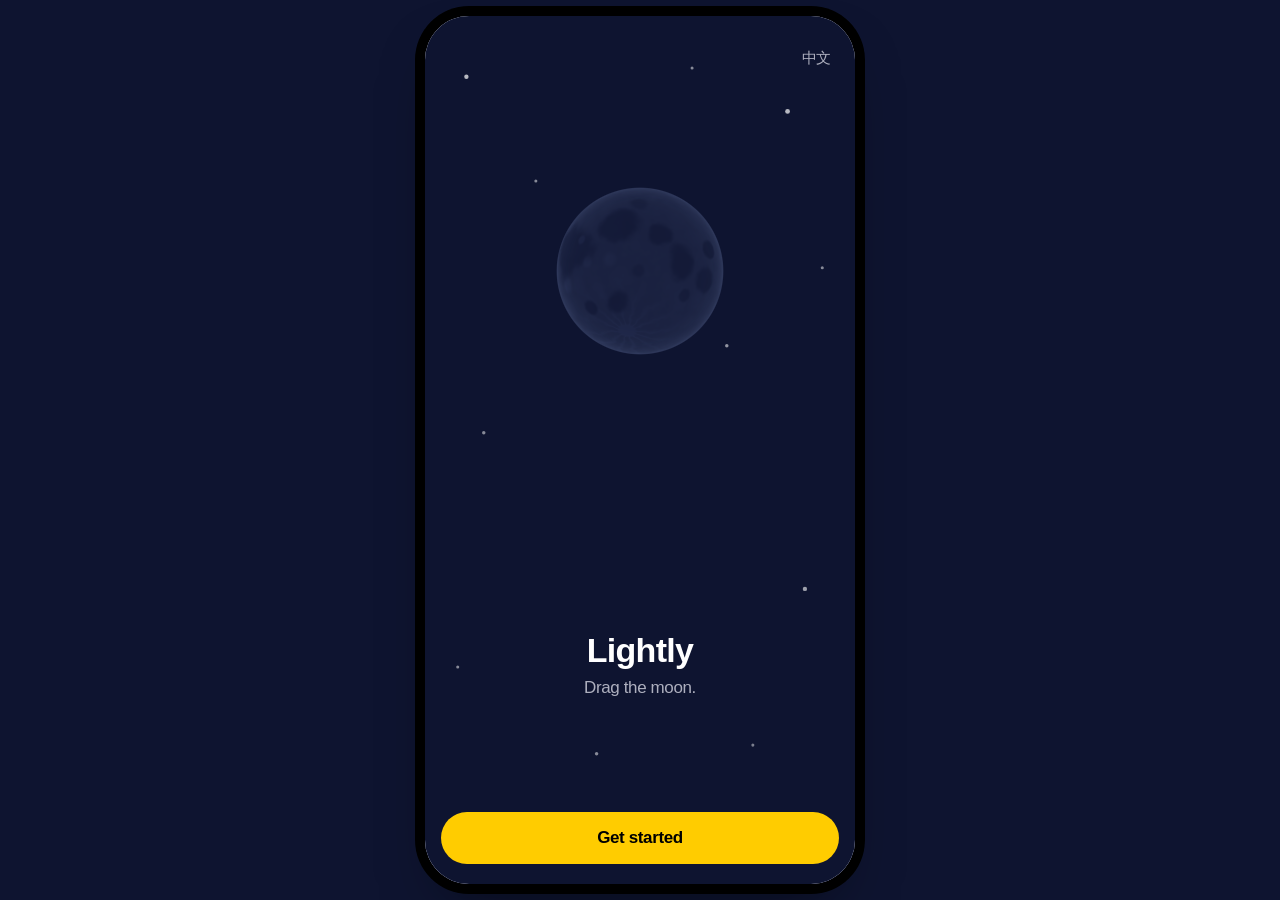
<file: index.html>
<!doctype html>
<html lang="en">
<head>
<meta charset="utf-8">
<meta name="viewport" content="width=device-width,initial-scale=1,viewport-fit=cover">
<title>Lightly 轻伴</title>
<meta name="description" content="A fasting timer that follows the sky. Moon at night, sun by day, set by your real sunrise and sunset.">
<meta name="theme-color" content="#0E1430">
<script>/* coming back from a sign-in link: show a neutral screen from the very first frame, never Today (see js/app.js, land) */
try{ var h=document.documentElement; if(/access_token=|error=/.test(location.hash)){ h.className+=' signing'; var t=JSON.parse(localStorage.getItem('lightly:v1')||'{}').theme; if(t==='light'||t==='dark') h.setAttribute('data-theme',t); } }catch(e){}</script>
<link rel="manifest" href="manifest.webmanifest">
<link rel="icon" href="icon-192.png">
<link rel="apple-touch-icon" href="icon-180.png">
<meta name="apple-mobile-web-app-capable" content="yes">
<meta name="mobile-web-app-capable" content="yes">
<meta name="apple-mobile-web-app-title" content="Lightly">
<meta name="apple-mobile-web-app-status-bar-style" content="black-translucent">
<link rel="apple-touch-startup-image" media="(device-width:440px) and (device-height:956px) and (-webkit-device-pixel-ratio:3) and (orientation:portrait)" href="splash/1320x2868.png">
<link rel="apple-touch-startup-image" media="(device-width:402px) and (device-height:874px) and (-webkit-device-pixel-ratio:3) and (orientation:portrait)" href="splash/1206x2622.png">
<link rel="apple-touch-startup-image" media="(device-width:420px) and (device-height:912px) and (-webkit-device-pixel-ratio:3) and (orientation:portrait)" href="splash/1260x2736.png">
<link rel="apple-touch-startup-image" media="(device-width:430px) and (device-height:932px) and (-webkit-device-pixel-ratio:3) and (orientation:portrait)" href="splash/1290x2796.png">
<link rel="apple-touch-startup-image" media="(device-width:393px) and (device-height:852px) and (-webkit-device-pixel-ratio:3) and (orientation:portrait)" href="splash/1179x2556.png">
<link rel="apple-touch-startup-image" media="(device-width:390px) and (device-height:844px) and (-webkit-device-pixel-ratio:3) and (orientation:portrait)" href="splash/1170x2532.png">
<link rel="apple-touch-startup-image" media="(device-width:375px) and (device-height:812px) and (-webkit-device-pixel-ratio:3) and (orientation:portrait)" href="splash/1125x2436.png">
<link rel="apple-touch-startup-image" media="(device-width:428px) and (device-height:926px) and (-webkit-device-pixel-ratio:3) and (orientation:portrait)" href="splash/1284x2778.png">
<link rel="apple-touch-startup-image" media="(device-width:414px) and (device-height:896px) and (-webkit-device-pixel-ratio:3) and (orientation:portrait)" href="splash/1242x2688.png">
<link rel="stylesheet" href="css/app.css">
</head>
<body>
<div class="ph" id="ph" data-sky="night">
  <svg class="stars" id="stars" viewBox="0 0 390 420" aria-hidden="true"></svg>

  <main class="scr on" id="today" aria-label="Today">
    <div class="nav">
      <button type="button" class="skypill" id="sub" data-act="sky" aria-haspopup="dialog"><span class="sg" id="skyG" aria-hidden="true"></span><b id="skyStage"></b><i aria-hidden="true"></i><span class="sx" id="skyTx"></span><svg class="si" viewBox="0 0 24 24" fill="none" stroke="currentColor" stroke-width="1.8" stroke-linecap="round" aria-hidden="true"><circle cx="12" cy="12" r="9.5"/><path d="M12 11v5.2"/><circle cx="12" cy="7.9" r=".6" fill="currentColor"/></svg></button>
      <button class="chip" id="planBtn" type="button"><span id="planChip">16h</span>
        <svg viewBox="0 0 12 8" width="10" height="7" fill="none" stroke="currentColor" stroke-width="2.4" stroke-linecap="round" stroke-linejoin="round" aria-hidden="true"><path d="M1.5 1.5 6 6l4.5-4.5"/></svg></button>
    </div>
    <button class="offbar" id="offBar" type="button" data-act="timeoff" hidden></button>
    <div class="sp" aria-hidden="true"></div>
    <div class="disc-wrap" id="discWrap">
      <div class="disc-box" id="discBox">
        <svg id="disc" viewBox="-118 -118 236 236" role="img" aria-label="Fast progress">
          <defs>
            <radialGradient id="gMoon" cx=".38" cy=".34" r=".78"><stop offset="0" stop-color="#FFFFFF"/><stop offset=".55" stop-color="#EEE8D9"/><stop offset="1" stop-color="#CFC7B2"/></radialGradient>
            <radialGradient id="gSun" cx=".4" cy=".36" r=".78"><stop offset="0" stop-color="#FFF6C2"/><stop offset=".5" stop-color="#FFD21F"/><stop offset="1" stop-color="#F5A800"/></radialGradient>
            <filter id="soft" x="-10%" y="-10%" width="120%" height="120%"><feGaussianBlur stdDeviation="1.4"/></filter>
            <mask id="mLit" maskUnits="userSpaceOnUse" x="-120" y="-120" width="240" height="240"><path id="lit" fill="#fff" filter="url(#soft)"/></mask>
          </defs>
          <circle id="unlit" r="84" style="fill:var(--unlit);stroke:var(--rim)" stroke-width="1.5"/>
          <g mask="url(#mLit)"><circle id="litMoon" r="84" fill="url(#gMoon)"/><circle id="litSun" r="84" fill="url(#gSun)" opacity="0"/></g>
        </svg>
      </div>
    </div>
    <div class="sp mid" aria-hidden="true"></div>
    <div class="read">
      <div class="kline"><span class="k" id="readK"></span><span class="alt" id="readAlt"></span></div>
      <span class="big" id="readBig" role="timer" aria-live="off"></span>
      <div class="tipbox"><p class="tip" id="readTip"></p><button type="button" class="now" id="nowBtn" data-act="nowsheet" aria-haspopup="dialog" hidden></button></div>
    </div>
    <div class="track" id="track">
      <svg viewBox="0 0 342 64" aria-hidden="true">
        <path id="tLine" d="M8 52 Q171 4 334 52" fill="none" stroke-width="3" stroke-linecap="round" style="stroke:var(--unlit)"/>
        <path id="tDone" d="M8 52 Q171 4 334 52" fill="none" stroke-width="3" stroke-linecap="round" style="stroke:var(--ink)"/>
        <g id="ticks"></g>
        <g id="prayG"></g>
        <g id="evt" opacity="0"><line id="evtL" stroke-width="1.5" stroke-linecap="round" style="stroke:var(--ink-2)"/><text id="evtT" text-anchor="middle" font-size="10.5" font-weight="600" style="fill:var(--ink-2)"></text></g>
        <circle id="marker" r="9" stroke-width="3" style="stroke:var(--sky);fill:var(--ink)"/>
      </svg>
      <div class="strip" id="strip" aria-hidden="true"><div class="sev" id="sEv"></div><div class="sbar" id="sBar"><i class="sdash" id="sDash"></i><i class="sfill" id="sFill"></i><i class="snow" id="sNow"></i></div></div>
      <div class="ends"><span id="endA"></span><span id="endB"></span></div>
      <button type="button" class="pray-hit" id="prayBtn" data-act="prayers" hidden></button>
    </div>
    <button class="streak" id="streakBtn" type="button"><span class="tx" id="streakTx"></span><span class="dots" id="streakDots" aria-hidden="true"></span></button>
    <div class="gap sp" id="gap"></div>
    <button class="act" id="act" type="button"><span id="actLbl">Start fast</span></button>
  </main>

  <section class="scr" id="days" aria-label="Days"></section>
  <section class="scr" id="friends" aria-label="Friends"></section>
  <section class="scr" id="me" aria-label="Me"></section>

  <nav class="tabs" id="tabs" aria-label="Tabs">
    <span class="tab-ind" id="tabInd" aria-hidden="true"></span>
    <button type="button" data-tab="today" class="sel"><svg class="ico-moon" viewBox="0 0 24 24" aria-hidden="true"><path d="M20.5 13.2A8.5 8.5 0 1 1 10.8 3.5a6.8 6.8 0 0 0 9.7 9.7z"/></svg><svg class="ico-sun" viewBox="0 0 24 24" aria-hidden="true"><circle cx="12" cy="12" r="4"/><path d="M12 2.5v2M12 19.5v2M2.5 12h2M19.5 12h2M5.3 5.3l1.4 1.4M17.3 17.3l1.4 1.4M5.3 18.7l1.4-1.4M17.3 6.7l1.4-1.4"/></svg><span id="tabT">Today</span></button>
    <button type="button" data-tab="days"><svg viewBox="0 0 24 24" aria-hidden="true"><rect x="3.5" y="4.5" width="17" height="16" rx="3.5"/><path d="M3.5 9.5h17M8 2.5v4M16 2.5v4"/></svg><span id="tabD">Days</span></button>
    <button type="button" data-tab="friends" hidden><svg viewBox="0 0 24 24" aria-hidden="true"><circle cx="9" cy="8.5" r="3.4"/><path d="M2.8 19.5a6.2 6.2 0 0 1 12.4 0"/><path d="M15.6 5.4a3.2 3.2 0 0 1 0 6.2M17.5 14.2a6 6 0 0 1 3.7 5.3"/></svg><span id="tabF">Friends</span></button>
    <button type="button" data-tab="me"><svg viewBox="0 0 24 24" aria-hidden="true"><circle cx="12" cy="12" r="9.5"/><circle cx="12" cy="10" r="3.2"/><path d="M6.2 18.6a6.5 6.5 0 0 1 11.6 0"/></svg><span id="tabM">Me</span></button>
  </nav>

  <div class="scrim" id="scrim"></div>
  <div class="sheet" id="sheet" role="dialog" aria-modal="true"></div>
  <div class="report" id="report" role="dialog" aria-modal="true" hidden></div>
  <div class="ob" id="ob" hidden></div>
  <div class="holdscr" aria-hidden="true"><i></i></div>
  <div class="toast" id="toast" role="status" aria-live="polite"></div>
</div>
<noscript><p style="color:#fff;padding:24px;font:17px sans-serif">Lightly needs JavaScript to run.</p></noscript>
<script src="js/sphere.js"></script>
<script src="js/core.js"></script>
<script src="js/version.js"></script>
<script src="js/import.js"></script>
<script src="js/config.js"></script>
<script src="js/cloud.js"></script>
<script src="js/avatars.js"></script>
<script src="js/friends.js"></script>
<script src="js/qr.js"></script>
<script src="js/zodiac.js"></script>
<script src="js/friends-ui.js"></script>
<script src="js/app.js"></script>
</body>
</html>
</file>
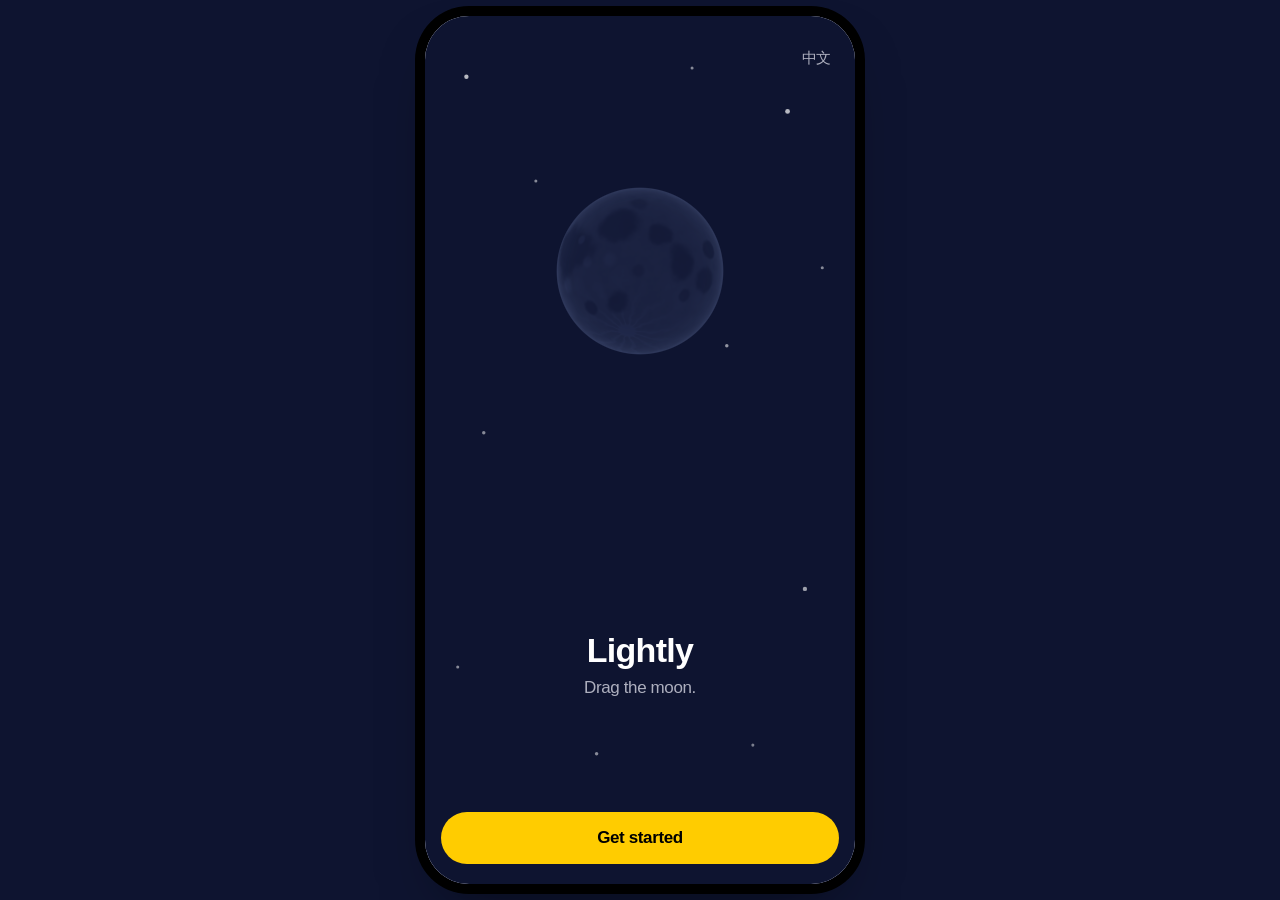
<file: app/index.html>
<!doctype html><meta charset="utf-8"><meta http-equiv="refresh" content="0;url=../"><title>Lightly</title><link rel="canonical" href="../"><p><a href="../">Open Lightly</a></p><script>location.replace('../')</script>
</file>
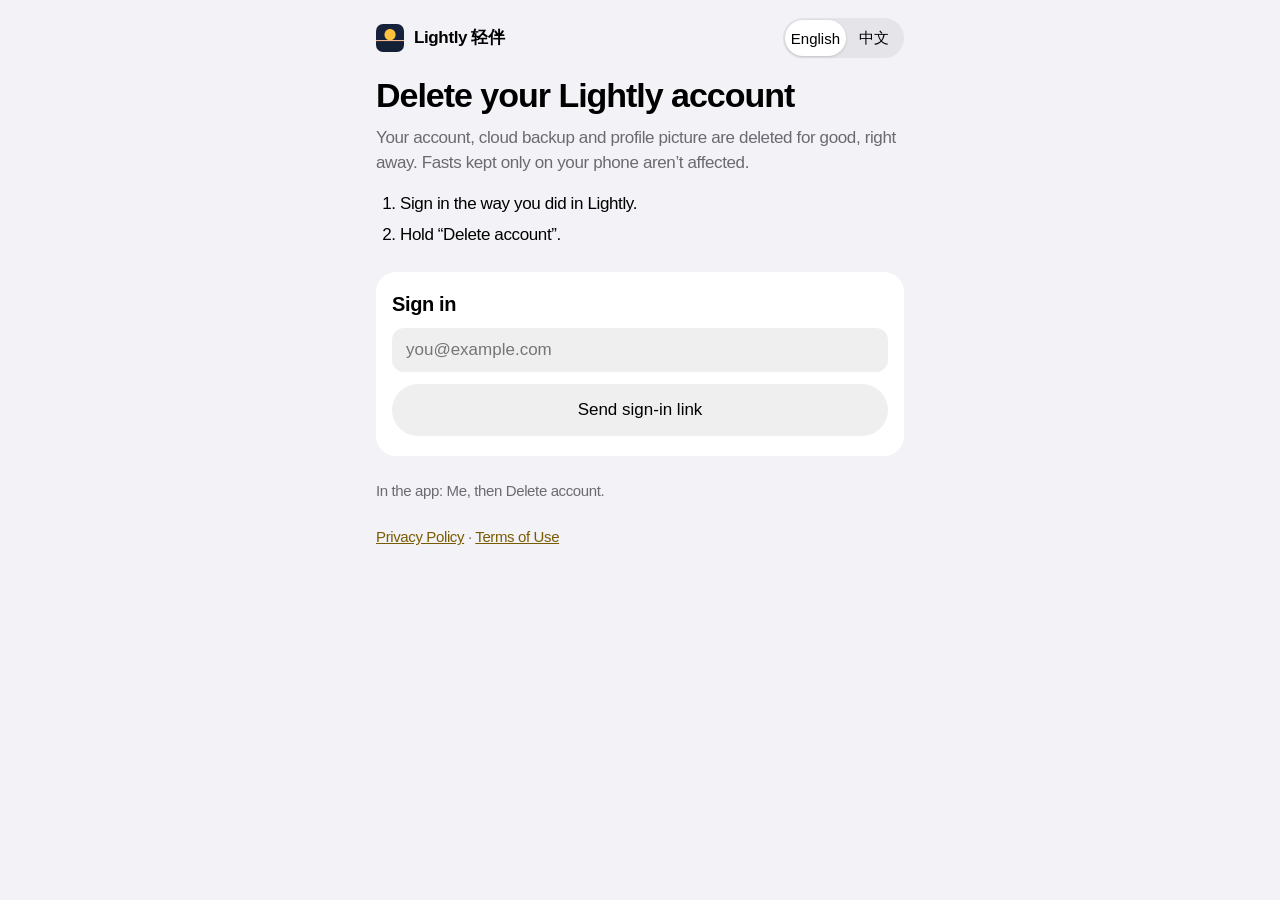
<file: delete-account/index.html>
<!doctype html>
<html lang="en">
<head>
<meta charset="utf-8">
<meta name="viewport" content="width=device-width,initial-scale=1,viewport-fit=cover">
<title>Delete your Lightly account · 删除轻伴账号</title>
<meta name="description" content="How to delete your Lightly (轻伴) account and the data stored with it.">
<meta name="robots" content="index,follow">
<meta name="theme-color" content="#0E1430">
<link rel="icon" href="../icon-192.png">
<style>
:root{color-scheme:light;--bg:#F2F2F7;--card:#fff;--label:#000;--label-2:rgba(60,60,67,.75);--sep:rgba(60,60,67,.29);--fill:rgba(120,120,128,.12);--tint:#FFCC00;--red:#C70012;--link:#7A5C00;
  --font:-apple-system,BlinkMacSystemFont,'SF Pro Text','Inter','Helvetica Neue','PingFang SC','Noto Sans SC',sans-serif}
@media (prefers-color-scheme:dark){:root{color-scheme:dark;--bg:#000;--card:#1C1C1E;--label:#fff;--label-2:rgba(235,235,245,.6);--sep:rgba(84,84,88,.6);--fill:rgba(118,118,128,.24);--tint:#FFD60A;--red:#FF453A;--link:#FFD60A}}
*{box-sizing:border-box;-webkit-tap-highlight-color:transparent}
html{-webkit-text-size-adjust:100%}
body{margin:0;background:var(--bg);color:var(--label);font:400 1.0625rem/1.47 var(--font);letter-spacing:-.022em;-webkit-font-smoothing:antialiased}
html:lang(zh-Hans) body{letter-spacing:0}
main{max-width:560px;margin:0 auto;padding:max(16px,env(safe-area-inset-top)) 16px max(32px,env(safe-area-inset-bottom))}
.top{display:flex;align-items:center;justify-content:space-between;min-height:44px;margin-bottom:16px}
.brand{display:flex;align-items:center;gap:10px;font-weight:600}
.brand img{width:28px;height:28px;border-radius:7px}
.lang{display:inline-flex;background:var(--fill);border-radius:999px;padding:2px}
.lang button{min-width:56px;min-height:36px;border:0;border-radius:999px;background:transparent;color:var(--label);font:500 .9375rem var(--font)}
.lang button[aria-pressed=true]{background:var(--card);box-shadow:0 1px 3px rgba(0,0,0,.15)}
h1{font:700 2.125rem/1.12 var(--font);letter-spacing:-.03em;margin:8px 0 12px}
html:lang(zh-Hans) h1{letter-spacing:0}
p{margin:0 0 16px}
.sub{color:var(--label-2)}
ol{margin:0 0 24px;padding-left:24px}
ol li{margin-bottom:6px}
.card{background:var(--card);border-radius:20px;padding:20px 16px;display:grid;gap:12px}
.card h2{font:600 1.25rem/1.2 var(--font);margin:0}
.btn{display:flex;align-items:center;justify-content:center;gap:8px;width:100%;min-height:52px;border:0;border-radius:999px;background:var(--tint);color:#000;font:600 1.0625rem var(--font);text-decoration:none}
.btn.sec{background:var(--fill);color:var(--label);font-weight:500}
.btn.quiet{background:transparent;color:var(--label-2);min-height:44px;font:500 .9375rem var(--font)}
.btn:disabled{opacity:.4}
.btn.del{background:var(--red);color:#fff;position:relative;overflow:hidden;isolation:isolate;touch-action:none;user-select:none;-webkit-user-select:none}
.btn.del::before{content:"";position:absolute;inset:0;background:rgba(0,0,0,.28);transform-origin:left;transform:scaleX(var(--hold,0));z-index:-1}
input{width:100%;min-height:44px;border:0;border-radius:12px;background:var(--fill);color:var(--label);font:inherit;font-size:1.0625rem;padding:0 14px}
.err{color:var(--red);margin:0}
.note{color:var(--label-2);margin:0;font-size:.9375rem}
.foot{margin-top:24px;color:var(--label-2);font-size:.9375rem}
a{color:var(--link)}
[hidden]{display:none!important}
@media (prefers-reduced-motion:reduce){.btn.del::before{transition:none}}
</style>
</head>
<body>
<main>
  <div class="top"><div class="brand"><img src="../icon-180.png" alt="" width="28" height="28"><span>Lightly 轻伴</span></div>
    <div class="lang" role="group" aria-label="Language"><button type="button" data-l="en" aria-pressed="true">English</button><button type="button" data-l="zh" aria-pressed="false">中文</button></div></div>
  <h1 data-zh="删除你的轻伴账号">Delete your Lightly account</h1>
  <p class="sub" data-zh="你的账号、云端备份和头像会被立即永久删除。只保存在手机上的断食记录不受影响。">Your account, cloud backup and profile picture are deleted for good, right away. Fasts kept only on your phone aren’t affected.</p>
  <ol>
    <li data-zh="用你登录轻伴时用的方式登录。">Sign in the way you did in Lightly.</li>
    <li data-zh="按住“删除账号”。">Hold “Delete account”.</li>
  </ol>

  <section class="card" id="out" hidden>
    <h2 data-zh="登录">Sign in</h2>
    <button type="button" class="btn sec" id="g" hidden><span data-zh="用 Google 继续">Continue with Google</span></button>
    <input id="em" type="email" inputmode="email" autocomplete="email" autocapitalize="off" spellcheck="false" placeholder="you@example.com" aria-label="Email">
    <button type="button" class="btn sec" id="send" data-zh="发送登录链接">Send sign-in link</button>
    <p class="note" id="sent" hidden data-zh="请查收邮件，点里面的登录链接。链接会回到这个页面。">Check your email and tap the sign-in link. It brings you back to this page.</p>
    <p class="err" id="err" role="alert" hidden></p>
  </section>

  <section class="card" id="in" hidden>
    <h2><span data-zh="已登录：">Signed in as </span><span id="who"></span></h2>
    <button type="button" class="btn del" id="del"><span class="hl" data-zh="按住删除账号">Hold to delete account</span></button>
    <button type="button" class="btn quiet" id="dl" data-zh="先下载我的备份">Download my backup first</button>
    <button type="button" class="btn quiet" id="so" data-zh="退出登录">Sign out</button>
    <p class="err" id="err2" role="alert" hidden></p>
  </section>

  <section class="card" id="done" hidden>
    <h2 data-zh="账号已删除">Account deleted</h2>
    <p class="note" style="margin:0" data-zh="你的账号、备份和头像已经删除。手机上的断食记录仍在，可在应用里“我的 → 清除所有数据”清除。">Your account, backup and profile picture are gone. Fasts on your phone are still there; erase them in the app under Me, Erase everything.</p>
  </section>

  <p class="foot" data-zh="在应用里也可以：我的 → 删除账号。">In the app: Me, then Delete account.</p>
  <p class="foot" id="legal"></p>
</main>
<script src="../js/config.js"></script>
<script src="../js/cloud.js"></script>
<script>
(function(){
'use strict';
var CL=window.LightlyCloud, $=function(i){return document.getElementById(i);}, lang=/^zh/i.test(navigator.language||'')?'zh':'en';
try{ var q=new URLSearchParams(location.search).get('lang'); if(q==='zh'||q==='en') lang=q; }catch(e){}
function L(en,zh){ return lang==='zh'?zh:en; }
function apply(){
  $('legal').innerHTML='<a href="../privacy/?lang='+lang+'">'+L('Privacy Policy','隐私政策')+'</a> · <a href="../terms/?lang='+lang+'">'+L('Terms of Use','使用条款')+'</a>';
  document.documentElement.lang=lang==='zh'?'zh-Hans':'en';
  [].forEach.call(document.querySelectorAll('[data-zh]'),function(e){ if(e.dataset.en==null) e.dataset.en=e.textContent; e.textContent=lang==='zh'?e.dataset.zh:e.dataset.en; });
  [].forEach.call(document.querySelectorAll('.lang button'),function(b){ b.setAttribute('aria-pressed',b.dataset.l===lang); });
  document.title=L('Delete your Lightly account','删除轻伴账号');
}
document.querySelector('.lang').addEventListener('click',function(e){ var b=e.target.closest('button'); if(!b) return; lang=b.dataset.l; apply(); });
function show(id){ ['out','in','done'].forEach(function(k){ $(k).hidden=k!==id; }); }
function say(el,t){ el.textContent=t||''; el.hidden=!t; }
function mailErr(x){ return x&&(x.status===429||/rate|seconds|too many/i.test(x.message||''))?L('Too many emails just now. Wait a minute and try again.','邮件发得太频繁了，请等一分钟再试。'):L('Couldn’t send the email: ','邮件没发出去：')+(x&&x.message||''); }

function render(){
  var au=CL.getAuth(); if(!au){ show('out'); return; }
  $('who').textContent=au.email||L('your account','你的账号'); show('in');
}
/* sign in */
$('send').addEventListener('click',function(){
  var e=($('em').value||'').trim(); say($('err'),''); if(!/^[^@\s]+@[^@\s]+\.[^@\s]+$/.test(e)) return say($('err'),L('That doesn’t look like an email address.','这个邮箱地址看起来不对。'));
  $('send').disabled=true; CL.sendCode(e,null).then(function(){ $('sent').hidden=false; setTimeout(function(){ $('send').disabled=false; },60000); }).catch(function(x){ $('send').disabled=false; say($('err'),mailErr(x)); });
});
$('g').addEventListener('click',function(){ location.assign(CL.oauthUrl('google',null)); });
$('so').addEventListener('click',function(){ CL.signOut(); render(); });
/* the backup, as a file, before it goes */
$('dl').addEventListener('click',function(){
  say($('err2'),''); CL.pull().then(function(row){
    if(!row||!row.data) return say($('err2'),L('There is no backup in this account.','这个账号里没有备份。'));
    var blob=new Blob([JSON.stringify(row.data,null,2)],{type:'application/json'}), a=document.createElement('a'); a.href=URL.createObjectURL(blob); a.download='lightly-backup.json'; document.body.appendChild(a); a.click(); setTimeout(function(){ URL.revokeObjectURL(a.href); a.remove(); },500);
  }).catch(function(){ say($('err2'),L('Couldn’t download the backup.','没能下载备份。')); });
});
/* press and hold for 2 seconds, the same as in the app */
(function(){ var b=$('del'), t0=0, raf=0, on=false, lbl=b.querySelector('.hl');
  function end(){ on=false; cancelAnimationFrame(raf); b.style.setProperty('--hold',0); apply(); }
  function go(){ on=false; b.disabled=true; lbl.textContent=L('Deleting…','正在删除…'); say($('err2'),'');
    CL.deleteAccount().then(function(){ show('done'); }).catch(function(x){ b.disabled=false; apply(); say($('err2'),x&&(x.status===401||x.status===400)?L('Your sign-in has expired. Sign out, sign in again, then try again.','登录已过期。请退出后重新登录，再试一次。'):L('Couldn’t delete the account. Check your connection and try again.','没能删除账号，请检查网络后重试。')); }); }
  function start(e){ if(on||b.disabled) return; e.preventDefault(); on=true; t0=performance.now(); lbl.textContent=L('Keep holding…','继续按住…');
    (function step(){ if(!on) return; var f=Math.min((performance.now()-t0)/2000,1); b.style.setProperty('--hold',f); if(f>=1) return go(); raf=requestAnimationFrame(step); })(); }
  b.addEventListener('pointerdown',function(e){ try{ b.setPointerCapture(e.pointerId); }catch(x){} start(e); });
  ['pointerup','pointercancel','pointerleave'].forEach(function(n){ b.addEventListener(n,function(){ if(on) end(); }); });
  b.addEventListener('keydown',function(e){ if((e.key==='Enter'||e.key===' ')&&!e.repeat) start(e); }); b.addEventListener('keyup',function(){ if(on) end(); });
})();

apply();
if(!CL.ready()){ show('out'); say($('err'),L('Sign-in isn’t available right now. Please try again later.','暂时无法登录，请稍后再试。')); }
else{
  CL.fromHash().catch(function(){ say($('err'),L('That sign-in link didn’t work. Send a new one.','这个登录链接无效，请重新发送。')); }).then(function(){ render(); });
  CL.providerOn('google').then(function(on){ $('g').hidden=!on; });
}
})();
</script>
</body>
</html>
</file>
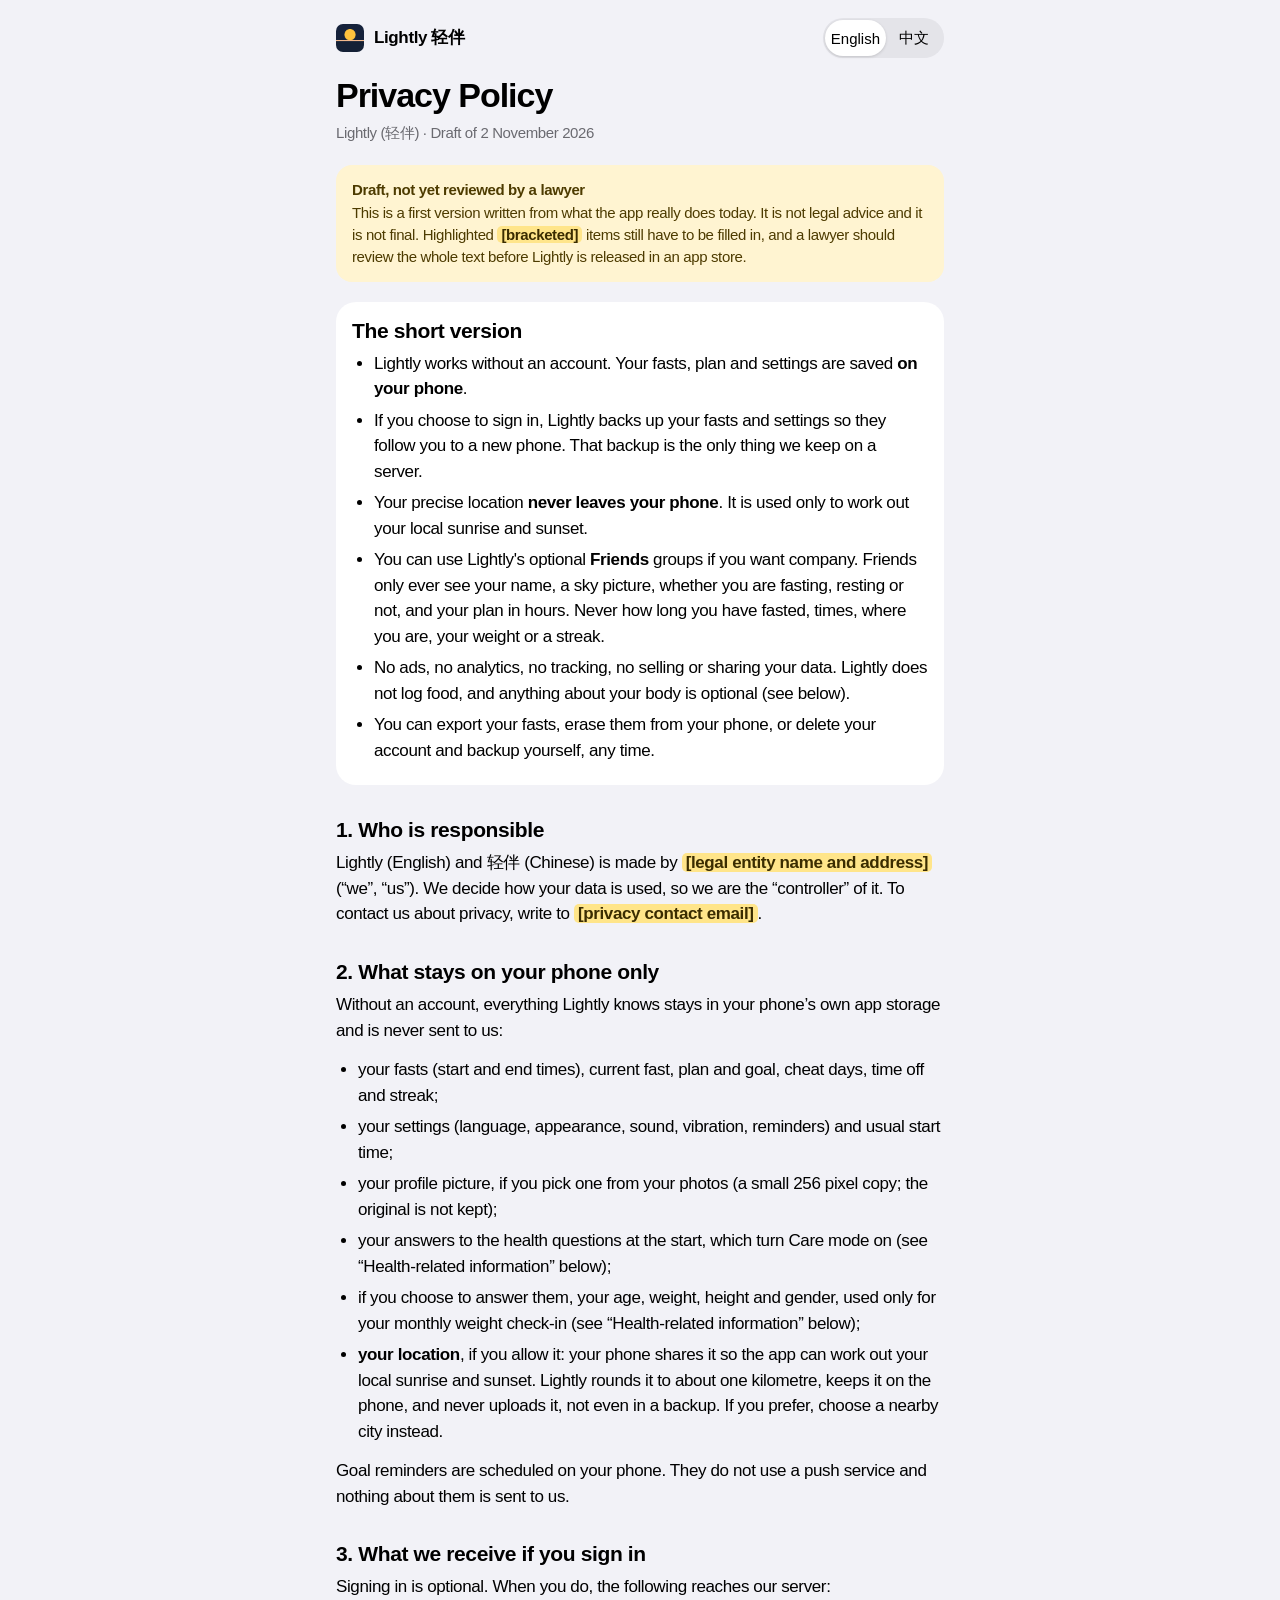
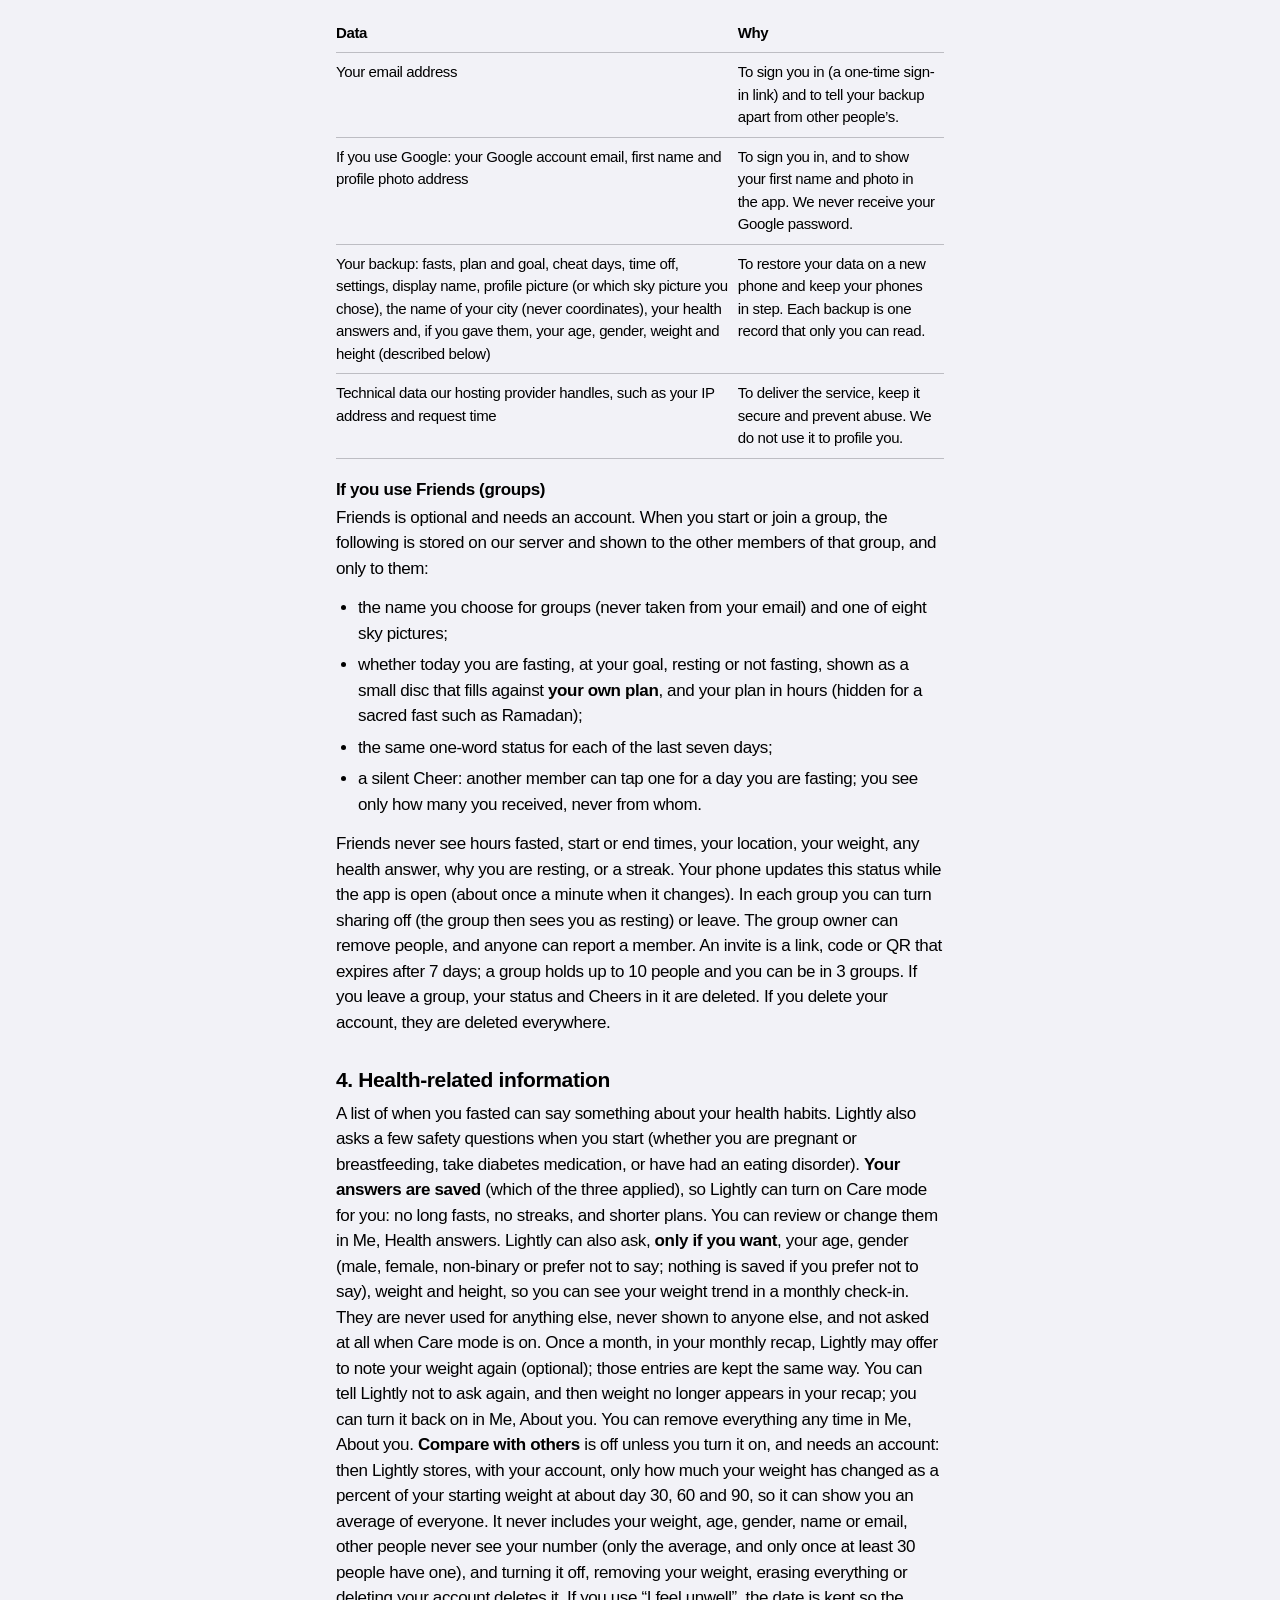
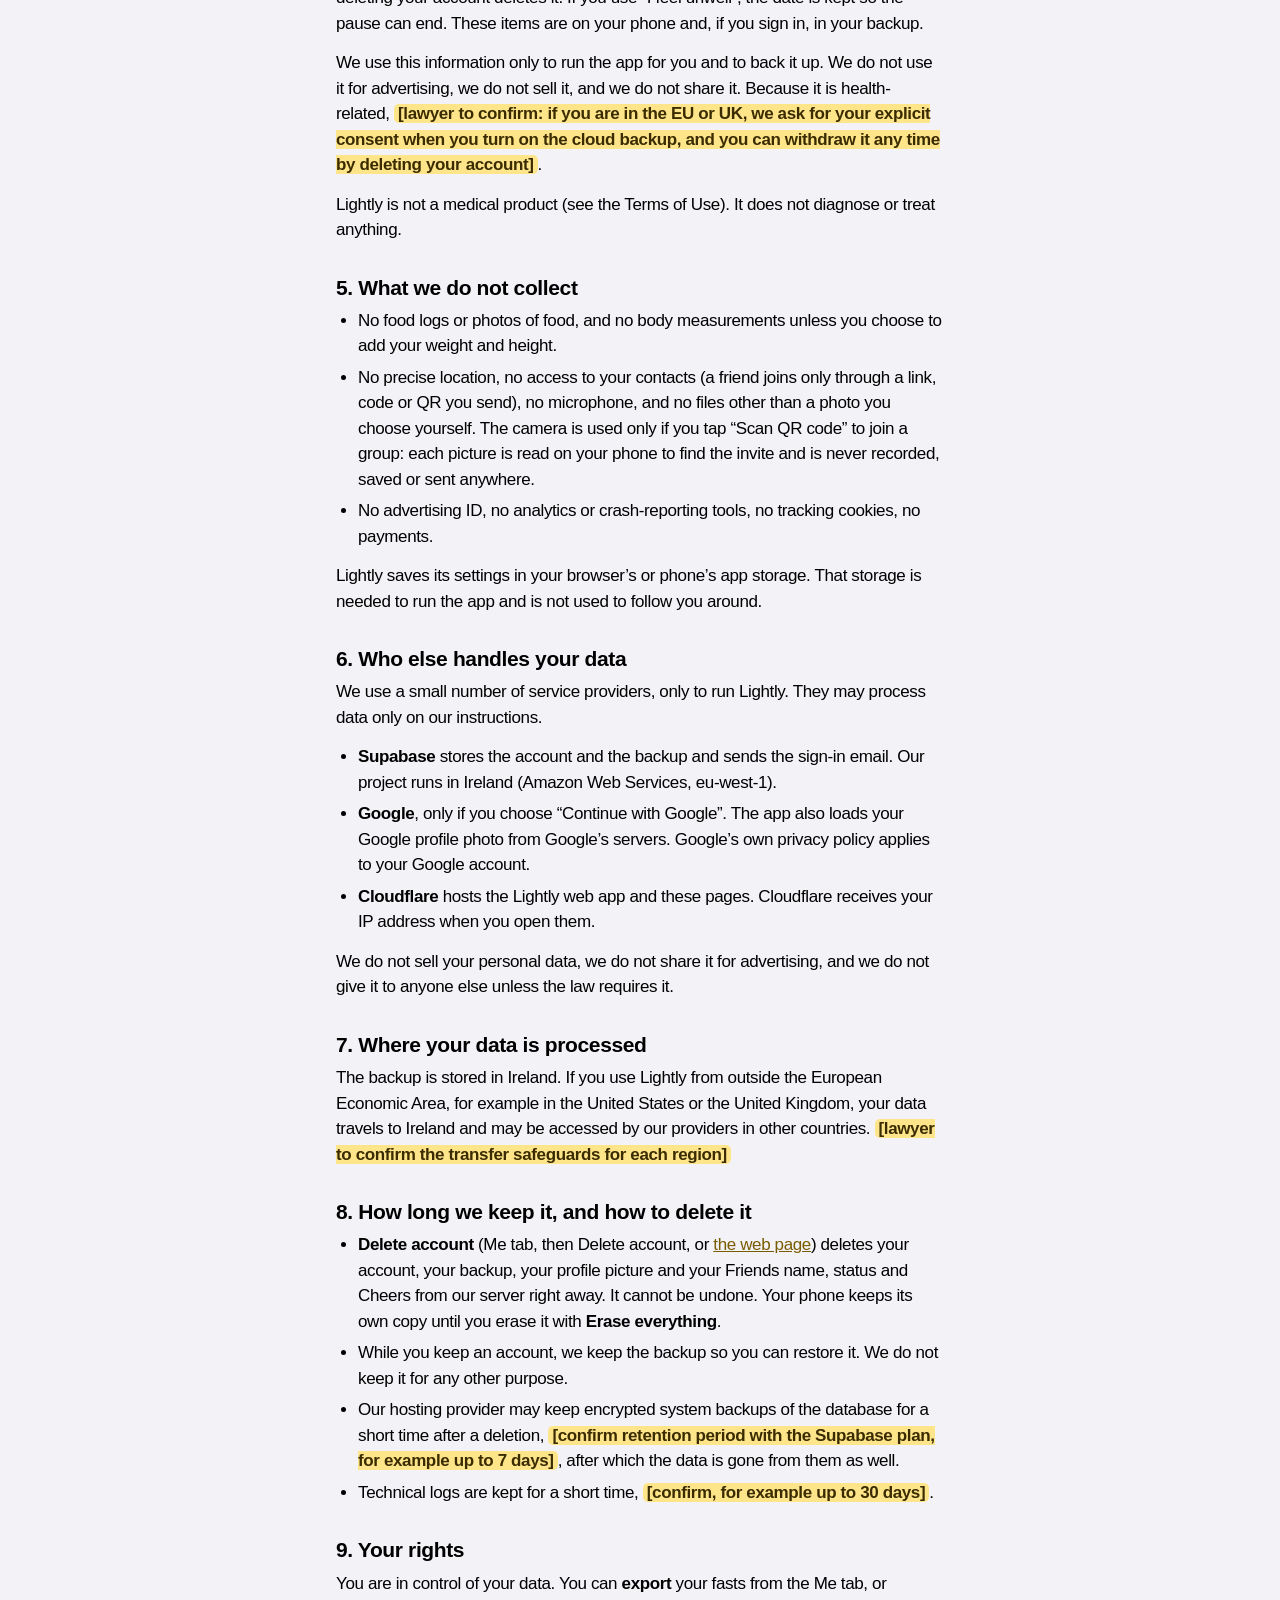
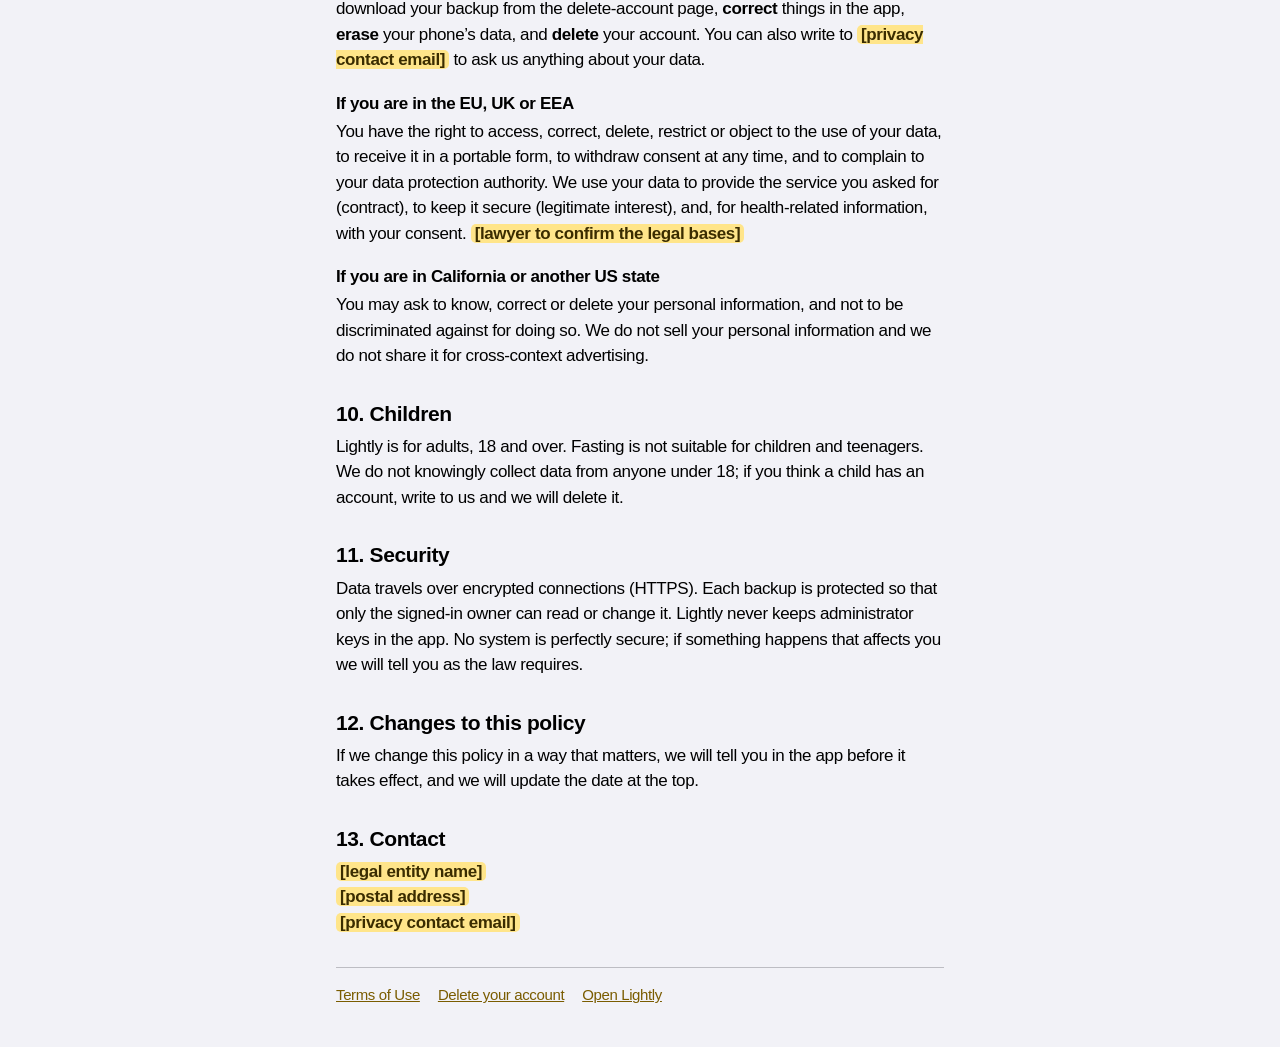
<file: privacy/index.html>
<!doctype html>
<html lang="en">
<head>
<meta charset="utf-8">
<meta name="viewport" content="width=device-width,initial-scale=1,viewport-fit=cover">
<title data-en="Lightly Privacy Policy" data-zh="轻伴隐私政策">Lightly Privacy Policy</title>
<meta name="description" content="Privacy Policy for Lightly (轻伴): what stays on your phone, what is backed up if you sign in, and how to delete it.">
<meta name="robots" content="index,follow">
<meta name="theme-color" content="#0E1430">
<link rel="icon" href="../icon-192.png">
<link rel="stylesheet" href="../legal/legal.css">
</head>
<body>
<main>
  <div class="top"><a class="brand" href="../"><img src="../icon-180.png" alt="" width="28" height="28"><span>Lightly 轻伴</span></a>
    <div class="lang" role="group" aria-label="Language"><button type="button" data-l="en" aria-pressed="true">English</button><button type="button" data-l="zh" aria-pressed="false">中文</button></div></div>

<!-- ============================== ENGLISH ============================== -->
<div class="en" lang="en">
  <h1>Privacy Policy</h1>
  <p class="updated">Lightly (轻伴) · Draft of 2 November 2026</p>

  <div class="draft"><b>Draft, not yet reviewed by a lawyer</b>This is a first version written from what the app really does today. It is not legal advice and it is not final. Highlighted <span class="ph">[bracketed]</span> items still have to be filled in, and a lawyer should review the whole text before Lightly is released in an app store.</div>

  <div class="card">
    <h2 style="margin-top:0">The short version</h2>
    <ul>
      <li>Lightly works without an account. Your fasts, plan and settings are saved <b>on your phone</b>.</li>
      <li>If you choose to sign in, Lightly backs up your fasts and settings so they follow you to a new phone. That backup is the only thing we keep on a server.</li>
      <li>Your precise location <b>never leaves your phone</b>. It is used only to work out your local sunrise and sunset.</li>
      <li>You can use Lightly's optional <b>Friends</b> groups if you want company. Friends only ever see your name, a sky picture, whether you are fasting, resting or not, and your plan in hours. Never how long you have fasted, times, where you are, your weight or a streak.</li>
      <li>No ads, no analytics, no tracking, no selling or sharing your data. Lightly does not log food, and anything about your body is optional (see below).</li>
      <li>You can export your fasts, erase them from your phone, or delete your account and backup yourself, any time.</li>
    </ul>
  </div>

  <h2>1. Who is responsible</h2>
  <p>Lightly (English) and 轻伴 (Chinese) is made by <span class="ph">[legal entity name and address]</span> (“we”, “us”). We decide how your data is used, so we are the “controller” of it. To contact us about privacy, write to <span class="ph">[privacy contact email]</span>.</p>

  <h2>2. What stays on your phone only</h2>
  <p>Without an account, everything Lightly knows stays in your phone’s own app storage and is never sent to us:</p>
  <ul>
    <li>your fasts (start and end times), current fast, plan and goal, cheat days, time off and streak;</li>
    <li>your settings (language, appearance, sound, vibration, reminders) and usual start time;</li>
    <li>your profile picture, if you pick one from your photos (a small 256 pixel copy; the original is not kept);</li>
    <li>your answers to the health questions at the start, which turn Care mode on (see “Health-related information” below);</li>
    <li>if you choose to answer them, your age, weight, height and gender, used only for your monthly weight check-in (see “Health-related information” below);</li>
    <li><b>your location</b>, if you allow it: your phone shares it so the app can work out your local sunrise and sunset. Lightly rounds it to about one kilometre, keeps it on the phone, and never uploads it, not even in a backup. If you prefer, choose a nearby city instead.</li>
  </ul>
  <p>Goal reminders are scheduled on your phone. They do not use a push service and nothing about them is sent to us.</p>

  <h2>3. What we receive if you sign in</h2>
  <p>Signing in is optional. When you do, the following reaches our server:</p>
  <table>
    <thead><tr><th>Data</th><th>Why</th></tr></thead>
    <tbody>
      <tr><td>Your email address</td><td>To sign you in (a one-time sign-in link) and to tell your backup apart from other people’s.</td></tr>
      <tr><td>If you use Google: your Google account email, first name and profile photo address</td><td>To sign you in, and to show your first name and photo in the app. We never receive your Google password.</td></tr>
      <tr><td>Your backup: fasts, plan and goal, cheat days, time off, settings, display name, profile picture (or which sky picture you chose), the name of your city (never coordinates), your health answers and, if you gave them, your age, gender, weight and height (described below)</td><td>To restore your data on a new phone and keep your phones in step. Each backup is one record that only you can read.</td></tr>
      <tr><td>Technical data our hosting provider handles, such as your IP address and request time</td><td>To deliver the service, keep it secure and prevent abuse. We do not use it to profile you.</td></tr>
    </tbody>
  </table>

  <h3>If you use Friends (groups)</h3>
  <p>Friends is optional and needs an account. When you start or join a group, the following is stored on our server and shown to the other members of that group, and only to them:</p>
  <ul>
    <li>the name you choose for groups (never taken from your email) and one of eight sky pictures;</li>
    <li>whether today you are fasting, at your goal, resting or not fasting, shown as a small disc that fills against <b>your own plan</b>, and your plan in hours (hidden for a sacred fast such as Ramadan);</li>
    <li>the same one-word status for each of the last seven days;</li>
    <li>a silent Cheer: another member can tap one for a day you are fasting; you see only how many you received, never from whom.</li>
  </ul>
  <p>Friends never see hours fasted, start or end times, your location, your weight, any health answer, why you are resting, or a streak. Your phone updates this status while the app is open (about once a minute when it changes). In each group you can turn sharing off (the group then sees you as resting) or leave. The group owner can remove people, and anyone can report a member. An invite is a link, code or QR that expires after 7 days; a group holds up to 10 people and you can be in 3 groups. If you leave a group, your status and Cheers in it are deleted. If you delete your account, they are deleted everywhere.</p>

  <h2>4. Health-related information</h2>
  <p>A list of when you fasted can say something about your health habits. Lightly also asks a few safety questions when you start (whether you are pregnant or breastfeeding, take diabetes medication, or have had an eating disorder). <b>Your answers are saved</b> (which of the three applied), so Lightly can turn on Care mode for you: no long fasts, no streaks, and shorter plans. You can review or change them in Me, Health answers. Lightly can also ask, <b>only if you want</b>, your age, gender (male, female, non-binary or prefer not to say; nothing is saved if you prefer not to say), weight and height, so you can see your weight trend in a monthly check-in. They are never used for anything else, never shown to anyone else, and not asked at all when Care mode is on. Once a month, in your monthly recap, Lightly may offer to note your weight again (optional); those entries are kept the same way. You can tell Lightly not to ask again, and then weight no longer appears in your recap; you can turn it back on in Me, About you. You can remove everything any time in Me, About you. <b>Compare with others</b> is off unless you turn it on, and needs an account: then Lightly stores, with your account, only how much your weight has changed as a percent of your starting weight at about day 30, 60 and 90, so it can show you an average of everyone. It never includes your weight, age, gender, name or email, other people never see your number (only the average, and only once at least 30 people have one), and turning it off, removing your weight, erasing everything or deleting your account deletes it. If you use “I feel unwell”, the date is kept so the pause can end. These items are on your phone and, if you sign in, in your backup.</p>
  <p>We use this information only to run the app for you and to back it up. We do not use it for advertising, we do not sell it, and we do not share it. Because it is health-related, <span class="ph">[lawyer to confirm: if you are in the EU or UK, we ask for your explicit consent when you turn on the cloud backup, and you can withdraw it any time by deleting your account]</span>.</p>
  <p>Lightly is not a medical product (see the Terms of Use). It does not diagnose or treat anything.</p>

  <h2>5. What we do not collect</h2>
  <ul>
    <li>No food logs or photos of food, and no body measurements unless you choose to add your weight and height.</li>
    <li>No precise location, no access to your contacts (a friend joins only through a link, code or QR you send), no microphone, and no files other than a photo you choose yourself. The camera is used only if you tap “Scan QR code” to join a group: each picture is read on your phone to find the invite and is never recorded, saved or sent anywhere.</li>
    <li>No advertising ID, no analytics or crash-reporting tools, no tracking cookies, no payments.</li>
  </ul>
  <p>Lightly saves its settings in your browser’s or phone’s app storage. That storage is needed to run the app and is not used to follow you around.</p>

  <h2>6. Who else handles your data</h2>
  <p>We use a small number of service providers, only to run Lightly. They may process data only on our instructions.</p>
  <ul>
    <li><b>Supabase</b> stores the account and the backup and sends the sign-in email. Our project runs in Ireland (Amazon Web Services, eu-west-1).</li>
    <li><b>Google</b>, only if you choose “Continue with Google”. The app also loads your Google profile photo from Google’s servers. Google’s own privacy policy applies to your Google account.</li>
    <li><b>Cloudflare</b> hosts the Lightly web app and these pages. Cloudflare receives your IP address when you open them.</li>
  </ul>
  <p>We do not sell your personal data, we do not share it for advertising, and we do not give it to anyone else unless the law requires it.</p>

  <h2>7. Where your data is processed</h2>
  <p>The backup is stored in Ireland. If you use Lightly from outside the European Economic Area, for example in the United States or the United Kingdom, your data travels to Ireland and may be accessed by our providers in other countries. <span class="ph">[lawyer to confirm the transfer safeguards for each region]</span></p>

  <h2>8. How long we keep it, and how to delete it</h2>
  <ul>
    <li><b>Delete account</b> (Me tab, then Delete account, or <a href="../delete-account/" data-keep="../delete-account/">the web page</a>) deletes your account, your backup, your profile picture and your Friends name, status and Cheers from our server right away. It cannot be undone. Your phone keeps its own copy until you erase it with <b>Erase everything</b>.</li>
    <li>While you keep an account, we keep the backup so you can restore it. We do not keep it for any other purpose.</li>
    <li>Our hosting provider may keep encrypted system backups of the database for a short time after a deletion, <span class="ph">[confirm retention period with the Supabase plan, for example up to 7 days]</span>, after which the data is gone from them as well.</li>
    <li>Technical logs are kept for a short time, <span class="ph">[confirm, for example up to 30 days]</span>.</li>
  </ul>

  <h2>9. Your rights</h2>
  <p>You are in control of your data. You can <b>export</b> your fasts from the Me tab, or download your backup from the delete-account page, <b>correct</b> things in the app, <b>erase</b> your phone’s data, and <b>delete</b> your account. You can also write to <span class="ph">[privacy contact email]</span> to ask us anything about your data.</p>
  <h3>If you are in the EU, UK or EEA</h3>
  <p>You have the right to access, correct, delete, restrict or object to the use of your data, to receive it in a portable form, to withdraw consent at any time, and to complain to your data protection authority. We use your data to provide the service you asked for (contract), to keep it secure (legitimate interest), and, for health-related information, with your consent. <span class="ph">[lawyer to confirm the legal bases]</span></p>
  <h3>If you are in California or another US state</h3>
  <p>You may ask to know, correct or delete your personal information, and not to be discriminated against for doing so. We do not sell your personal information and we do not share it for cross-context advertising.</p>

  <h2>10. Children</h2>
  <p>Lightly is for adults, 18 and over. Fasting is not suitable for children and teenagers. We do not knowingly collect data from anyone under 18; if you think a child has an account, write to us and we will delete it.</p>

  <h2>11. Security</h2>
  <p>Data travels over encrypted connections (HTTPS). Each backup is protected so that only the signed-in owner can read or change it. Lightly never keeps administrator keys in the app. No system is perfectly secure; if something happens that affects you we will tell you as the law requires.</p>

  <h2>12. Changes to this policy</h2>
  <p>If we change this policy in a way that matters, we will tell you in the app before it takes effect, and we will update the date at the top.</p>

  <h2>13. Contact</h2>
  <p><span class="ph">[legal entity name]</span><br><span class="ph">[postal address]</span><br><span class="ph">[privacy contact email]</span></p>
</div>

<!-- ============================== 中文 ============================== -->
<div class="zh" lang="zh-Hans">
  <h1>隐私政策</h1>
  <p class="updated">轻伴（Lightly）· 草稿，2026 年 11 月 2 日</p>

  <div class="draft"><b>草稿，尚未经律师审核</b>这是根据应用目前真实做法写成的初稿，不是法律意见，也不是最终版本。高亮的 <span class="ph">[方括号]</span> 内容还需要填写；轻伴在应用商店上架之前，应由律师审阅全文。</div>

  <div class="card">
    <h2 style="margin-top:0">简单来说</h2>
    <ul>
      <li>不注册账号也能使用轻伴。你的断食记录、计划和设置保存在<b>你的手机上</b>。</li>
      <li>如果你选择登录，轻伴会备份你的记录和设置，换手机时可以恢复。这份备份是我们在服务器上保存的唯一内容。</li>
      <li>你的精确位置<b>不会离开手机</b>，只用来计算当地的日出日落。</li>
      <li>如果你想要人陪，可以使用可选的<b>朋友</b>小组。朋友只能看到你的名字、一个天空头像、你是否在断食或休息，以及你的计划小时数；看不到你断食了多久、具体时间、你的位置、体重或连续天数。</li>
      <li>没有广告、没有统计分析、没有追踪，不出售也不分享你的数据。轻伴不记录饮食，身体相关信息都是可选的（见下文）。</li>
      <li>你随时可以导出记录、清除手机上的数据，或自己删除账号和备份。</li>
    </ul>
  </div>

  <h2>1. 谁对你的数据负责</h2>
  <p>轻伴（英文名 Lightly）由 <span class="ph">[法律主体名称及地址]</span>（“我们”）提供。我们决定如何使用你的数据，是数据的“处理者／控制者”。隐私方面的问题请联系 <span class="ph">[隐私联系邮箱]</span>。</p>

  <h2>2. 只保存在手机上的内容</h2>
  <p>不登录时，轻伴知道的一切都保存在手机的应用存储里，不会发送给我们：</p>
  <ul>
    <li>你的断食记录（开始和结束时间）、进行中的断食、计划和目标、弹性日、休息时间和连续天数；</li>
    <li>你的设置（语言、外观、声音、振动、提醒）和通常开始时间；</li>
    <li>如果你从相册选了头像，会保存一份 256 像素的小图（不保留原图）；</li>
    <li>你在开始时对健康问题的回答，它们会开启关怀模式（见下文“健康相关信息”）；</li>
    <li>如果你愿意回答，还有你的年龄、性别、体重和身高，只用于每月的体重回顾（见下文“健康相关信息”）；</li>
    <li><b>你的位置</b>（如果你允许）：手机把位置交给应用，用来计算当地的日出日落。轻伴会把位置取整到约一公里，只保存在手机上，绝不上传，备份里也不包含。你也可以改选附近的城市。</li>
  </ul>
  <p>目标提醒是在你的手机上安排的，不使用推送服务，也不会把任何信息发给我们。</p>

  <h2>3. 登录后我们会收到什么</h2>
  <p>登录是可选的。登录后，以下内容会到达我们的服务器：</p>
  <table>
    <thead><tr><th>数据</th><th>用途</th></tr></thead>
    <tbody>
      <tr><td>你的邮箱地址</td><td>用于登录（一次性登录链接），并区分你的备份和别人的备份。</td></tr>
      <tr><td>如果使用 Google：你的 Google 账号邮箱、名字和头像地址</td><td>用于登录，并在应用里显示你的名字和头像。我们不会收到你的 Google 密码。</td></tr>
      <tr><td>你的备份：断食记录、计划和目标、弹性日、休息时间、设置、显示名称、头像（或你选的天空图案）、所在城市的名称（绝不含坐标），以及下文所述的健康回答，和你填写过的年龄、性别、体重、身高</td><td>用于在新手机上恢复数据，并让你的几台手机保持一致。每份备份是一条只有你本人能读取的记录。</td></tr>
      <tr><td>托管服务商处理的技术数据，例如 IP 地址和请求时间</td><td>用于提供服务、保障安全和防止滥用。我们不用它来给你画像。</td></tr>
    </tbody>
  </table>

  <h3>如果你使用朋友（小组）</h3>
  <p>朋友功能是可选的，需要账号。当你创建或加入小组时，下面这些内容会保存在我们的服务器上，并且只显示给该小组的其他成员：</p>
  <ul>
    <li>你为小组选的名字（不会取自你的邮箱）和八个天空头像之一；</li>
    <li>你今天是在断食、已达成目标、休息还是没有断食，用一个按<b>你自己的计划</b>填充的小圆盘表示，以及你的计划小时数（斋月等神圣斋戒不显示）；</li>
    <li>过去七天每天同样的一个词的状态；</li>
    <li>无声的“加油”：其他成员可以在你断食的那天点一下；你只能看到收到了几个，看不到是谁送的。</li>
  </ul>
  <p>朋友看不到你断食了多久、开始或结束的时间、你的位置、体重、任何健康回答、你为什么在休息，也看不到连续天数。应用打开时，手机会更新这个状态（有变化时大约每分钟一次）。在每个小组里，你都可以关闭分享（小组会看到你在休息）或退出。群主可以移出成员，任何人都可以举报成员。邀请是一个 7 天后过期的链接、邀请码或二维码；一个小组最多 10 人，你最多可加入 3 个小组。退出小组后，你在该小组的状态和“加油”会被删除；删除账号后，它们会在所有地方被删除。</p>

  <h2>4. 健康相关信息</h2>
  <p>你什么时候断食的记录，可能反映你的健康习惯。开始使用时，轻伴还会问几个安全问题（是否怀孕或哺乳、是否在服用糖尿病药物、是否有过进食障碍）。<b>你的回答会被保存</b>（三项里哪几项适用），以便为你开启关怀模式：不提供长时间断食，没有连续天数，计划也更短。你可以在“我的 · 健康回答”里查看或修改。轻伴还可以在你<b>愿意时</b>询问你的年龄、性别（男、女、非二元或不透露；选择不透露则不保存）、体重和身高，让你在每月回顾里看到体重变化的趋势。这些内容不会用于其他用途，不会给任何人看到，开启关怀模式时也完全不会询问。每月的回顾里，轻伴可能会让你（可选）再记一次体重，这些记录的保存方式相同。你可以让轻伴不再询问，之后回顾里不会再出现体重；也可以在“我的 · 关于你”里重新打开。你可以随时在“我的 · 关于你”里全部删除。<b>和其他人比较</b>默认关闭，需要账号：打开后，轻伴会随你的账号只保存你的体重相对起始体重变化的百分比（约第 30、60、90 天），用来给你看所有人的平均线。其中不含你的体重、年龄、性别、名字或邮箱，其他人看不到你的数字（只有平均线，而且至少 30 人有数据才会出现）；关闭、删除体重、清除所有数据或删除账号时，这些数据会一并删除。如果你使用“我感觉不舒服”，会保存那个日期，让休息期能够结束。这些内容在你的手机上；登录后也在你的备份里。</p>
  <p>我们只用这些信息来为你运行应用和备份。不用于广告，不出售，不分享。由于它与健康相关，<span class="ph">[待律师确认：如果你在欧盟或英国，开启云备份时我们会征求你的明确同意，你可随时通过删除账号撤回同意]</span>。</p>
  <p>轻伴不是医疗产品（见《使用条款》），不诊断也不治疗任何疾病。</p>

  <h2>5. 我们不收集什么</h2>
  <ul>
    <li>不收集饮食记录或食物照片；除非你自己选择填写体重和身高，否则不收集身体数据。</li>
    <li>不收集精确位置，不读取通讯录（朋友只能通过你发出的链接、邀请码或二维码加入），不收集麦克风，也不读取文件，除了你自己选择的一张照片。只有当你为加入小组点“扫描二维码”时才会使用相机：每一帧画面只在你的手机上读取以找到邀请，不会被录制、保存或发送到任何地方。</li>
    <li>没有广告标识符，没有统计分析或崩溃上报工具，没有追踪 Cookie，没有支付。</li>
  </ul>
  <p>轻伴把设置保存在浏览器或手机的应用存储中。这些存储是应用运行所必需的，不会用来追踪你。</p>

  <h2>6. 还有谁会处理你的数据</h2>
  <p>我们只为运行轻伴而使用少数服务商，他们只能按我们的指示处理数据。</p>
  <ul>
    <li><b>Supabase</b> 存储账号和备份，并发送登录邮件。我们的项目运行在爱尔兰（Amazon Web Services，eu-west-1）。</li>
    <li><b>Google</b>，仅当你选择“用 Google 继续”时。应用还会从 Google 的服务器加载你的 Google 头像。你的 Google 账号适用 Google 自己的隐私政策。</li>
    <li><b>Cloudflare</b> 托管轻伴网页应用和这些页面。你打开它们时，Cloudflare 会收到你的 IP 地址。</li>
  </ul>
  <p>我们不出售你的个人信息，不为广告而分享，除非法律要求，也不会提供给其他人。</p>

  <h2>7. 数据在哪里处理</h2>
  <p>备份存储在爱尔兰。如果你在欧洲经济区以外使用轻伴，例如在美国或英国，你的数据会传输到爱尔兰，我们的服务商也可能从其他国家访问。<span class="ph">[待律师确认各地区的跨境传输保障措施]</span></p>

  <h2>8. 保存多久，以及如何删除</h2>
  <ul>
    <li><b>删除账号</b>（“我”页签 → 删除账号，或使用<a href="../delete-account/?lang=zh" data-keep="../delete-account/">网页入口</a>）会立即从服务器永久删除你的账号、备份、头像，以及你在朋友小组里的名字、状态和“加油”，无法撤销。你手机上的副本会保留，直到你用<b>清除所有数据</b>清除。</li>
    <li>只要你保留账号，我们就保留备份以便你恢复，不用于其他目的。</li>
    <li>删除后，我们的托管服务商可能在短时间内保留数据库的加密系统备份，<span class="ph">[按 Supabase 套餐确认保留期限，例如最多 7 天]</span>，之后也会彻底消失。</li>
    <li>技术日志保留较短时间，<span class="ph">[待确认，例如最多 30 天]</span>。</li>
  </ul>

  <h2>9. 你的权利</h2>
  <p>你掌控自己的数据。你可以在“我”页签<b>导出</b>记录，或在删除账号页面下载备份；可以在应用里<b>更正</b>内容；可以<b>清除</b>手机上的数据；可以<b>删除</b>账号。你也可以写信到 <span class="ph">[隐私联系邮箱]</span>，询问任何与你的数据有关的问题。</p>
  <h3>如果你在欧盟、英国或欧洲经济区</h3>
  <p>你有权访问、更正、删除、限制或反对使用你的数据，有权以可携带的形式取得数据，有权随时撤回同意，并向你所在的数据保护机构投诉。我们为提供你所要求的服务（合同）、保障安全（正当利益）而使用你的数据；对于健康相关信息，则取得你的同意。<span class="ph">[待律师确认法律依据]</span></p>
  <h3>如果你在加利福尼亚或美国其他州</h3>
  <p>你可以要求了解、更正或删除你的个人信息，并且不会因此受到歧视。我们不出售你的个人信息，也不为跨情境广告而分享。</p>

  <h2>10. 未成年人</h2>
  <p>轻伴面向 18 岁及以上的成年人。断食不适合儿童和青少年。我们不会有意收集 18 岁以下人士的数据；如果你认为有未成年人注册了账号，请联系我们，我们会删除。</p>

  <h2>11. 安全</h2>
  <p>数据通过加密连接（HTTPS）传输。每份备份都有访问保护，只有已登录的本人才能读取或修改。轻伴的应用里不保存任何管理员密钥。没有哪个系统是绝对安全的；如果发生影响到你的事件，我们会依法告知你。</p>

  <h2>12. 本政策的变更</h2>
  <p>如果我们对本政策做出重要修改，会在生效前在应用里告知你，并更新顶部的日期。</p>

  <h2>13. 联系我们</h2>
  <p><span class="ph">[法律主体名称]</span><br><span class="ph">[通讯地址]</span><br><span class="ph">[隐私联系邮箱]</span></p>
</div>

  <nav class="nav"><a href="../terms/" data-keep="../terms/"><span class="en">Terms of Use</span><span class="zh">使用条款</span></a><a href="../delete-account/" data-keep="../delete-account/"><span class="en">Delete your account</span><span class="zh">删除账号</span></a><a href="../"><span class="en">Open Lightly</span><span class="zh">打开轻伴</span></a></nav>
</main>
<script src="../legal/legal.js"></script>
</body>
</html>
</file>
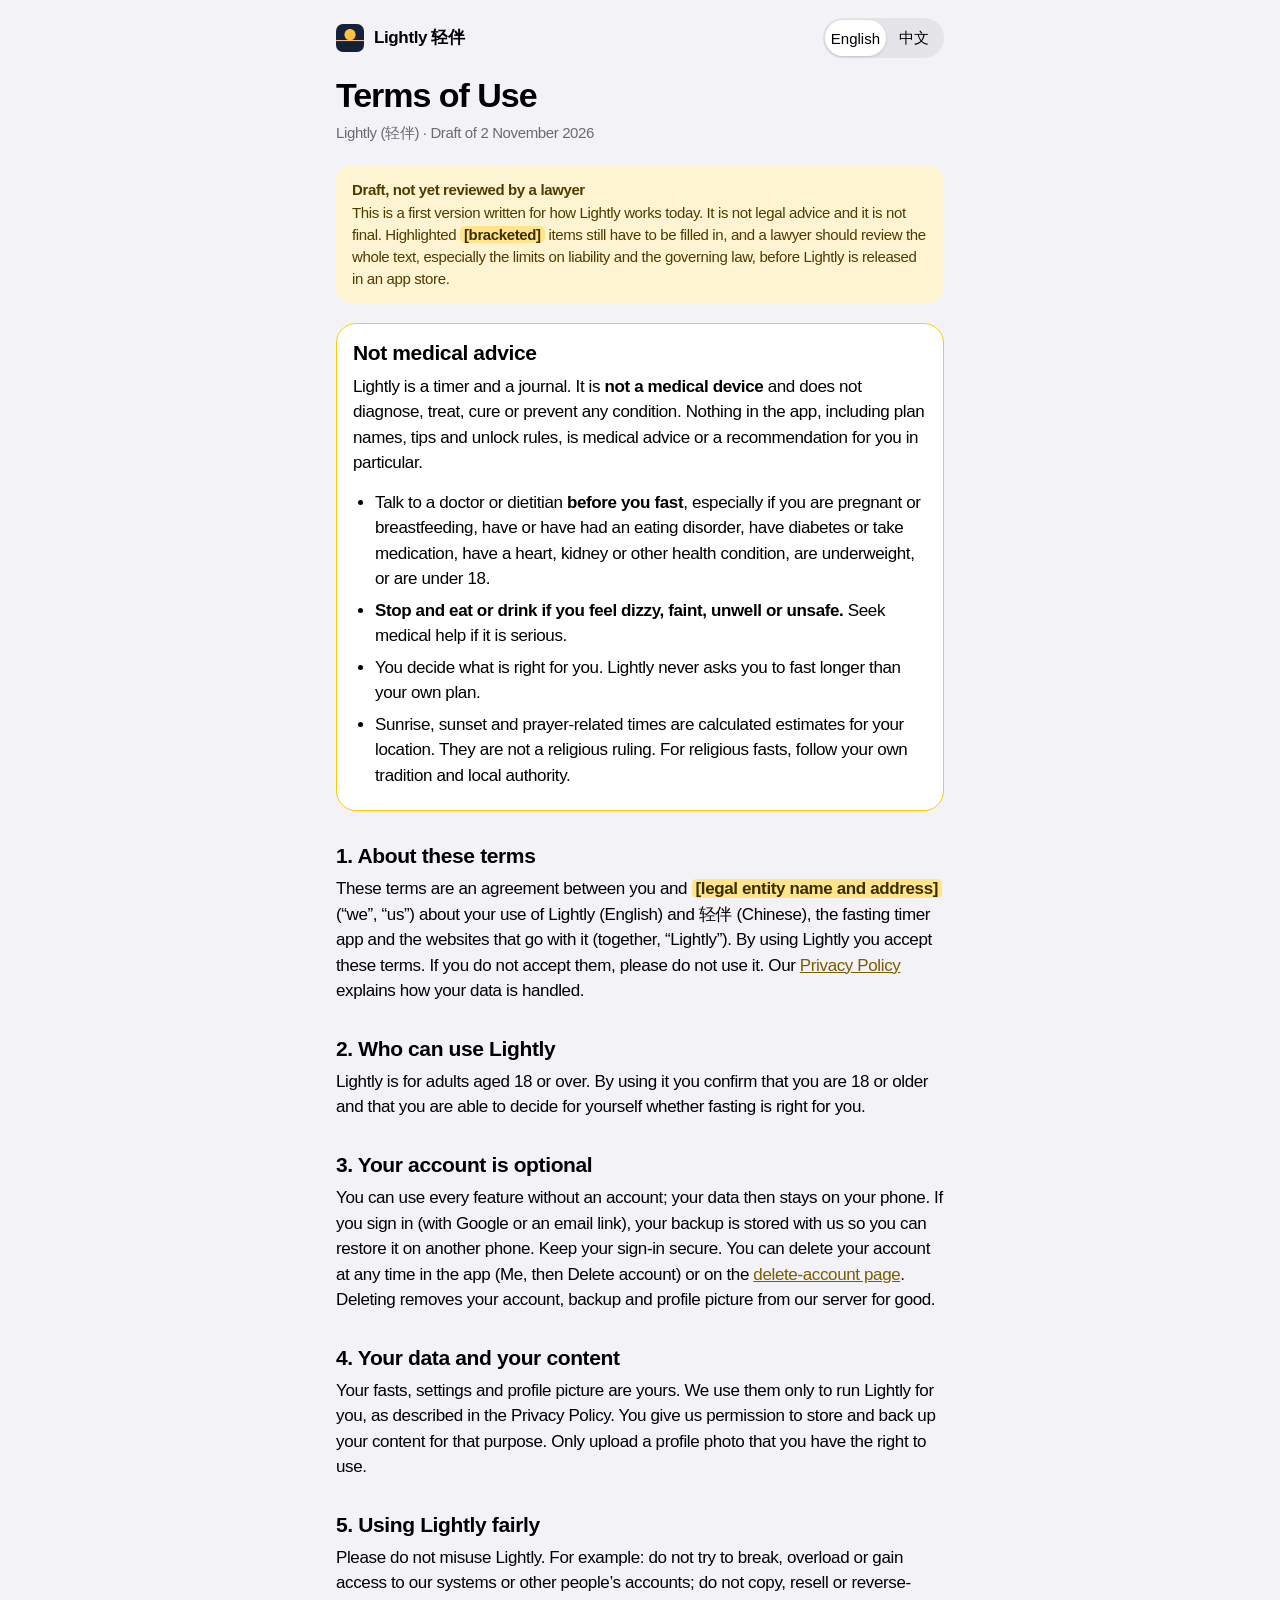
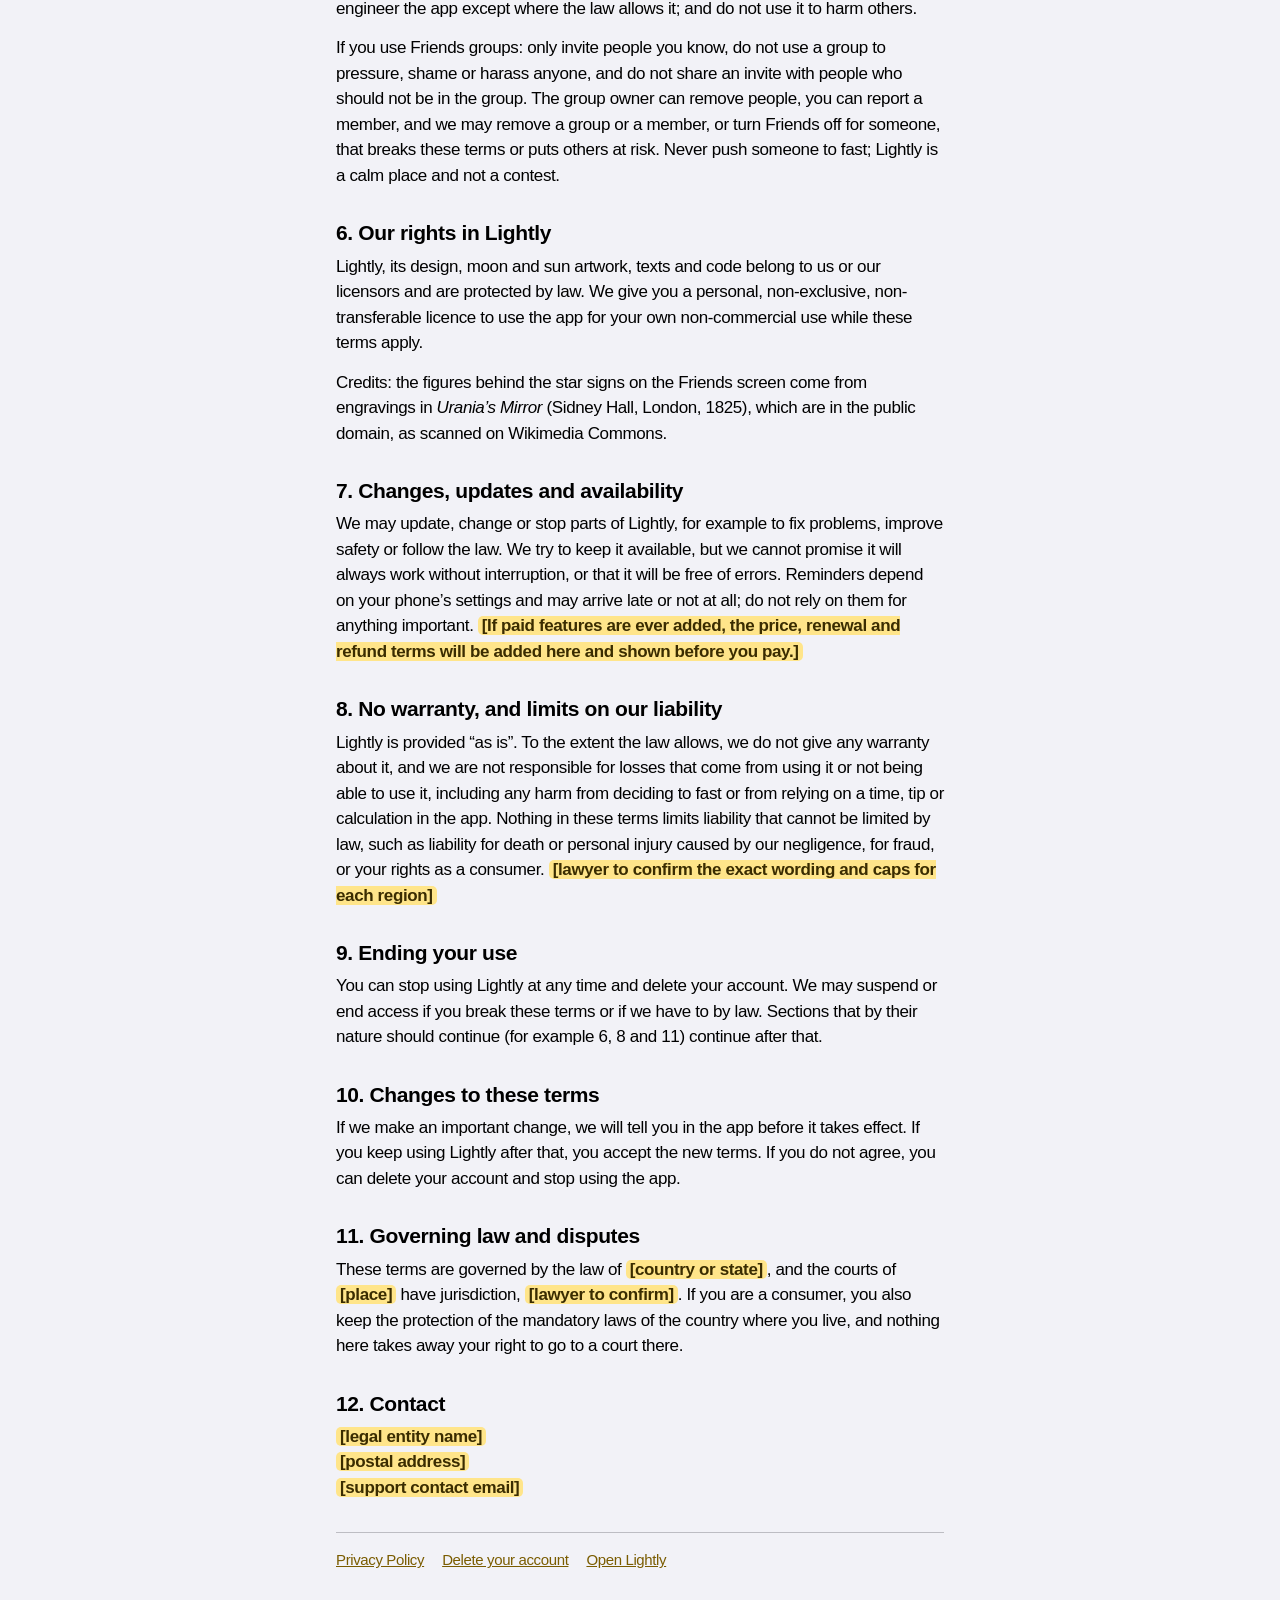
<file: terms/index.html>
<!doctype html>
<html lang="en">
<head>
<meta charset="utf-8">
<meta name="viewport" content="width=device-width,initial-scale=1,viewport-fit=cover">
<title data-en="Lightly Terms of Use" data-zh="轻伴使用条款">Lightly Terms of Use</title>
<meta name="description" content="Terms of Use for Lightly (轻伴), including the not-medical-advice notice for fasting.">
<meta name="robots" content="index,follow">
<meta name="theme-color" content="#0E1430">
<link rel="icon" href="../icon-192.png">
<link rel="stylesheet" href="../legal/legal.css">
</head>
<body>
<main>
  <div class="top"><a class="brand" href="../"><img src="../icon-180.png" alt="" width="28" height="28"><span>Lightly 轻伴</span></a>
    <div class="lang" role="group" aria-label="Language"><button type="button" data-l="en" aria-pressed="true">English</button><button type="button" data-l="zh" aria-pressed="false">中文</button></div></div>

<!-- ============================== ENGLISH ============================== -->
<div class="en" lang="en">
  <h1>Terms of Use</h1>
  <p class="updated">Lightly (轻伴) · Draft of 2 November 2026</p>

  <div class="draft"><b>Draft, not yet reviewed by a lawyer</b>This is a first version written for how Lightly works today. It is not legal advice and it is not final. Highlighted <span class="ph">[bracketed]</span> items still have to be filled in, and a lawyer should review the whole text, especially the limits on liability and the governing law, before Lightly is released in an app store.</div>

  <div class="card med">
    <h2 style="margin-top:0">Not medical advice</h2>
    <p>Lightly is a timer and a journal. It is <b>not a medical device</b> and does not diagnose, treat, cure or prevent any condition. Nothing in the app, including plan names, tips and unlock rules, is medical advice or a recommendation for you in particular.</p>
    <ul>
      <li>Talk to a doctor or dietitian <b>before you fast</b>, especially if you are pregnant or breastfeeding, have or have had an eating disorder, have diabetes or take medication, have a heart, kidney or other health condition, are underweight, or are under 18.</li>
      <li><b>Stop and eat or drink if you feel dizzy, faint, unwell or unsafe.</b> Seek medical help if it is serious.</li>
      <li>You decide what is right for you. Lightly never asks you to fast longer than your own plan.</li>
      <li>Sunrise, sunset and prayer-related times are calculated estimates for your location. They are not a religious ruling. For religious fasts, follow your own tradition and local authority.</li>
    </ul>
  </div>

  <h2>1. About these terms</h2>
  <p>These terms are an agreement between you and <span class="ph">[legal entity name and address]</span> (“we”, “us”) about your use of Lightly (English) and 轻伴 (Chinese), the fasting timer app and the websites that go with it (together, “Lightly”). By using Lightly you accept these terms. If you do not accept them, please do not use it. Our <a href="../privacy/" data-keep="../privacy/">Privacy Policy</a> explains how your data is handled.</p>

  <h2>2. Who can use Lightly</h2>
  <p>Lightly is for adults aged 18 or over. By using it you confirm that you are 18 or older and that you are able to decide for yourself whether fasting is right for you.</p>

  <h2>3. Your account is optional</h2>
  <p>You can use every feature without an account; your data then stays on your phone. If you sign in (with Google or an email link), your backup is stored with us so you can restore it on another phone. Keep your sign-in secure. You can delete your account at any time in the app (Me, then Delete account) or on the <a href="../delete-account/" data-keep="../delete-account/">delete-account page</a>. Deleting removes your account, backup and profile picture from our server for good.</p>

  <h2>4. Your data and your content</h2>
  <p>Your fasts, settings and profile picture are yours. We use them only to run Lightly for you, as described in the Privacy Policy. You give us permission to store and back up your content for that purpose. Only upload a profile photo that you have the right to use.</p>

  <h2>5. Using Lightly fairly</h2>
  <p>Please do not misuse Lightly. For example: do not try to break, overload or gain access to our systems or other people’s accounts; do not copy, resell or reverse-engineer the app except where the law allows it; and do not use it to harm others.</p>

  <p>If you use Friends groups: only invite people you know, do not use a group to pressure, shame or harass anyone, and do not share an invite with people who should not be in the group. The group owner can remove people, you can report a member, and we may remove a group or a member, or turn Friends off for someone, that breaks these terms or puts others at risk. Never push someone to fast; Lightly is a calm place and not a contest.</p>

  <h2>6. Our rights in Lightly</h2>
  <p>Lightly, its design, moon and sun artwork, texts and code belong to us or our licensors and are protected by law. We give you a personal, non-exclusive, non-transferable licence to use the app for your own non-commercial use while these terms apply.</p>
  <p>Credits: the figures behind the star signs on the Friends screen come from engravings in <i>Urania’s Mirror</i> (Sidney Hall, London, 1825), which are in the public domain, as scanned on Wikimedia Commons.</p>

  <h2>7. Changes, updates and availability</h2>
  <p>We may update, change or stop parts of Lightly, for example to fix problems, improve safety or follow the law. We try to keep it available, but we cannot promise it will always work without interruption, or that it will be free of errors. Reminders depend on your phone’s settings and may arrive late or not at all; do not rely on them for anything important. <span class="ph">[If paid features are ever added, the price, renewal and refund terms will be added here and shown before you pay.]</span></p>

  <h2>8. No warranty, and limits on our liability</h2>
  <p>Lightly is provided “as is”. To the extent the law allows, we do not give any warranty about it, and we are not responsible for losses that come from using it or not being able to use it, including any harm from deciding to fast or from relying on a time, tip or calculation in the app. Nothing in these terms limits liability that cannot be limited by law, such as liability for death or personal injury caused by our negligence, for fraud, or your rights as a consumer. <span class="ph">[lawyer to confirm the exact wording and caps for each region]</span></p>

  <h2>9. Ending your use</h2>
  <p>You can stop using Lightly at any time and delete your account. We may suspend or end access if you break these terms or if we have to by law. Sections that by their nature should continue (for example 6, 8 and 11) continue after that.</p>

  <h2>10. Changes to these terms</h2>
  <p>If we make an important change, we will tell you in the app before it takes effect. If you keep using Lightly after that, you accept the new terms. If you do not agree, you can delete your account and stop using the app.</p>

  <h2>11. Governing law and disputes</h2>
  <p>These terms are governed by the law of <span class="ph">[country or state]</span>, and the courts of <span class="ph">[place]</span> have jurisdiction, <span class="ph">[lawyer to confirm]</span>. If you are a consumer, you also keep the protection of the mandatory laws of the country where you live, and nothing here takes away your right to go to a court there.</p>

  <h2>12. Contact</h2>
  <p><span class="ph">[legal entity name]</span><br><span class="ph">[postal address]</span><br><span class="ph">[support contact email]</span></p>
</div>

<!-- ============================== 中文 ============================== -->
<div class="zh" lang="zh-Hans">
  <h1>使用条款</h1>
  <p class="updated">轻伴（Lightly）· 草稿，2026 年 11 月 2 日</p>

  <div class="draft"><b>草稿，尚未经律师审核</b>这是根据轻伴目前的运作方式写成的初稿，不是法律意见，也不是最终版本。高亮的 <span class="ph">[方括号]</span> 内容还需要填写；轻伴在应用商店上架之前，应由律师审阅全文，尤其是责任限制和适用法律部分。</div>

  <div class="card med">
    <h2 style="margin-top:0">不是医疗建议</h2>
    <p>轻伴是一个计时器和记录工具，<b>不是医疗器械</b>，不诊断、治疗、治愈或预防任何疾病。应用中的任何内容，包括计划名称、小提示和解锁规则，都不是医疗建议，也不是针对你个人的建议。</p>
    <ul>
      <li><b>断食之前</b>请咨询医生或营养师，尤其是如果你怀孕或哺乳、有或曾有进食障碍、患有糖尿病或正在服药、有心脏、肾脏或其他健康问题、体重过轻，或未满 18 岁。</li>
      <li><b>如果感到头晕、乏力、不舒服或不安全，请立即停止并进食饮水。</b>情况严重时请就医。</li>
      <li>什么适合你由你自己决定。轻伴从不要求你比自己的计划断食更久。</li>
      <li>日出、日落和与祈祷有关的时间，是根据你的位置计算的估计值，不是宗教裁决。宗教性的斋戒请遵循你自己的传统和当地的权威。</li>
    </ul>
  </div>

  <h2>1. 关于这些条款</h2>
  <p>这些条款是你与 <span class="ph">[法律主体名称及地址]</span>（“我们”）之间，关于使用轻伴（英文名 Lightly）这款断食计时应用及其网站（合称“轻伴”）的协议。使用轻伴即表示你接受这些条款；如果不接受，请不要使用。我们的<a href="../privacy/?lang=zh" data-keep="../privacy/">隐私政策</a>说明了你的数据如何处理。</p>

  <h2>2. 谁可以使用轻伴</h2>
  <p>轻伴面向 18 岁及以上的成年人。使用即表示你确认自己已年满 18 岁，并且能够自己判断断食是否适合你。</p>

  <h2>3. 账号是可选的</h2>
  <p>不登录也能使用全部功能，此时你的数据只保存在手机上。如果你登录（使用 Google 或邮件链接），你的备份会存放在我们这里，方便你在另一部手机上恢复。请保管好你的登录方式。你可以随时在应用里（“我” → 删除账号）或在<a href="../delete-account/?lang=zh" data-keep="../delete-account/">删除账号页面</a>删除账号，这会从服务器永久删除你的账号、备份和头像。</p>

  <h2>4. 你的数据和内容</h2>
  <p>你的断食记录、设置和头像属于你。我们只按隐私政策所述，为你运行轻伴而使用它们。你许可我们为此目的存储和备份你的内容。请只上传你有权使用的头像照片。</p>

  <h2>5. 合理使用</h2>
  <p>请不要滥用轻伴。例如：不要试图破坏、使过载或入侵我们的系统或他人的账号；除法律允许外，不要复制、转售或反向工程本应用；不要用它伤害他人。</p>

  <p>如果你使用朋友小组：只邀请你认识的人，不要用小组向任何人施压、羞辱或骚扰，也不要把邀请发给不该进入小组的人。群主可以移出成员，你可以举报成员；对违反这些条款或让他人面临风险的小组或成员，我们可以将其移除，或对某人关闭朋友功能。请不要催促任何人断食；轻伴是一个平和的地方，不是比赛。</p>

  <h2>6. 我们在轻伴中的权利</h2>
  <p>轻伴及其设计、月亮和太阳的画面、文字和代码属于我们或我们的许可方，受法律保护。在这些条款有效期间，我们授予你个人的、非独占的、不可转让的许可，仅供你自己非商业使用。</p>
  <p>图片来源：“朋友”页面里星座图案背后的人物形象，取自《乌拉尼亚之镜》（Urania’s Mirror，西德尼·霍尔，伦敦，1825 年）的版画，属于公有领域，扫描件来自维基共享资源。</p>

  <h2>7. 变更、更新和可用性</h2>
  <p>我们可能为了修复问题、提升安全或遵守法律而更新、更改或停止轻伴的部分功能。我们会尽力保持可用，但不能保证它始终不间断运行或没有错误。提醒取决于手机的设置，可能延迟甚至收不到，请不要用它来做重要事情的依据。<span class="ph">[如果日后增加付费功能，价格、续订和退款条款会加在这里，并在付款前展示。]</span></p>

  <h2>8. 不作担保，以及责任限制</h2>
  <p>轻伴按“现状”提供。在法律允许的范围内，我们不对其作任何担保，也不对因使用或无法使用而产生的损失负责，包括因决定断食、或依赖应用里的时间、提示或计算而造成的任何损害。这些条款不限制法律上不能限制的责任，例如因我们的过失造成的人身伤亡、欺诈，以及你作为消费者的权利。<span class="ph">[待律师确认各地区的具体措辞和责任上限]</span></p>

  <h2>9. 终止使用</h2>
  <p>你可以随时停止使用轻伴并删除账号。如果你违反这些条款，或法律要求，我们可能暂停或终止你的使用。按其性质应当继续有效的条款（例如第 6、8、11 条）在此之后继续有效。</p>

  <h2>10. 条款的变更</h2>
  <p>如果我们做出重要修改，会在生效前在应用里告知你。在此之后继续使用轻伴，即表示你接受新条款；如果不同意，你可以删除账号并停止使用。</p>

  <h2>11. 适用法律和争议</h2>
  <p>这些条款适用 <span class="ph">[国家或州]</span> 的法律，<span class="ph">[地点]</span> 的法院有管辖权，<span class="ph">[待律师确认]</span>。如果你是消费者，你仍享有你居住地强制性法律的保护，这里的任何内容都不剥夺你在当地向法院起诉的权利。</p>

  <h2>12. 联系我们</h2>
  <p><span class="ph">[法律主体名称]</span><br><span class="ph">[通讯地址]</span><br><span class="ph">[客服联系邮箱]</span></p>
</div>

  <nav class="nav"><a href="../privacy/" data-keep="../privacy/"><span class="en">Privacy Policy</span><span class="zh">隐私政策</span></a><a href="../delete-account/" data-keep="../delete-account/"><span class="en">Delete your account</span><span class="zh">删除账号</span></a><a href="../"><span class="en">Open Lightly</span><span class="zh">打开轻伴</span></a></nav>
</main>
<script src="../legal/legal.js"></script>
</body>
</html>
</file>
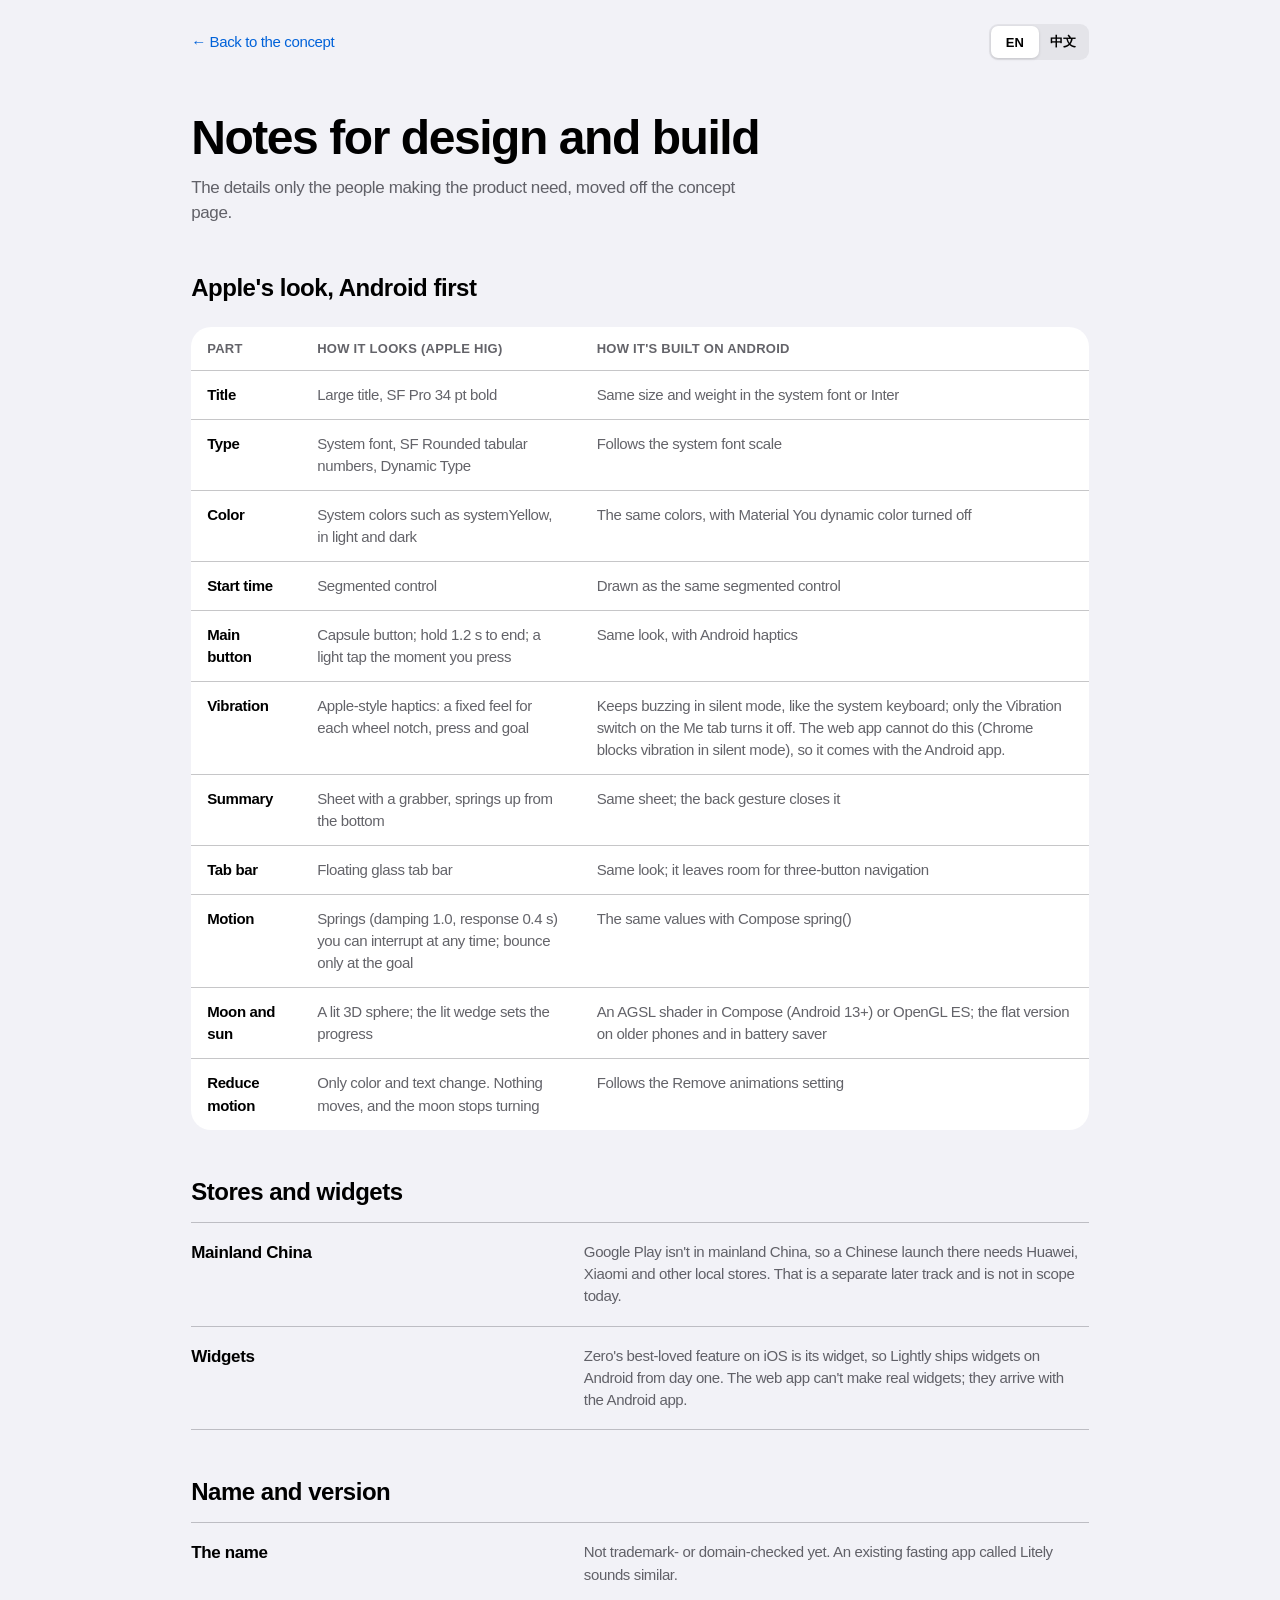
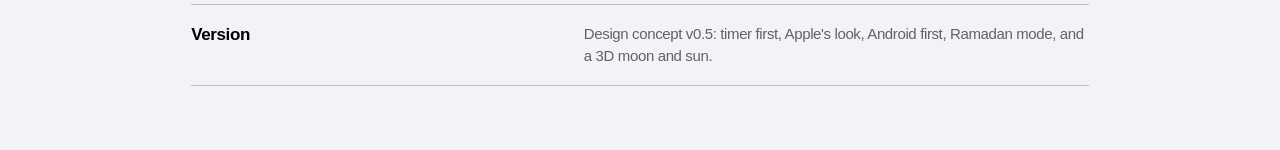
<file: concept/notes/index.html>
<!doctype html>
<html lang="en"><head><meta charset="utf-8"><meta name="viewport" content="width=device-width,initial-scale=1,viewport-fit=cover">
<title>Lightly build notes</title>
<meta name="robots" content="noindex">
<style>
:root{
  color-scheme:light;
  --bg:#F2F2F7; --card:#FFFFFF; --label:#000000; --label-2:rgba(60,60,67,.8); --label-3:rgba(60,60,67,.3);
  --sep:rgba(60,60,67,.29); --fill:rgba(120,120,128,.12); --fill-2:rgba(120,120,128,.2);
  --tint:#FFCC00; --on-tint:#000000; --indigo:#5856D6; --blue:#0062D9; --red:#C70012; --orange:#C93400;
  --font:-apple-system,BlinkMacSystemFont,'SF Pro Text','Inter','Helvetica Neue','PingFang SC','Noto Sans SC',sans-serif;
  --font-d:-apple-system,BlinkMacSystemFont,'SF Pro Display','Inter','Helvetica Neue','PingFang SC','Noto Sans SC',sans-serif;
  --font-r:ui-rounded,'SF Pro Rounded',-apple-system,BlinkMacSystemFont,'Inter','PingFang SC','Noto Sans SC',sans-serif;
  --gutter:max(16px,4vw);
}
@media (prefers-color-scheme:dark){:root:not([data-theme="light"]){color-scheme:dark;
  --bg:#000000; --card:#1C1C1E; --label:#FFFFFF; --label-2:rgba(235,235,245,.68); --label-3:rgba(235,235,245,.3);
  --sep:rgba(84,84,88,.6); --fill:rgba(118,118,128,.24); --fill-2:rgba(118,118,128,.32); --tint:#FFD60A; --indigo:#5E5CE6; --blue:#0A84FF; --red:#FF453A; --orange:#FF9F0A}}
:root[data-theme="dark"]{color-scheme:dark;
  --bg:#000000; --card:#1C1C1E; --label:#FFFFFF; --label-2:rgba(235,235,245,.68); --label-3:rgba(235,235,245,.3);
  --sep:rgba(84,84,88,.6); --fill:rgba(118,118,128,.24); --fill-2:rgba(118,118,128,.32); --tint:#FFD60A; --indigo:#5E5CE6; --blue:#0A84FF; --red:#FF453A; --orange:#FF9F0A}

/* local-time skies (screen only). Ink pairs follow HIG label / secondary label. */
[data-sky="night"]  {--stars:1;--sky:#0E1430;--ink:#FFFFFF;--ink-2:rgba(235,235,245,.78);--unlit:rgba(255,255,255,.10);--rim:rgba(255,255,255,.28);--glass:rgba(40,44,70,.55);--moon:#F4EFE2}
[data-sky="first"]  {--stars:0.45;--sky:#33406E;--ink:#FFFFFF;--ink-2:rgba(235,235,245,.8);--unlit:rgba(255,255,255,.12);--rim:rgba(255,255,255,.3);--glass:rgba(60,68,110,.5);--moon:#F4EFE2}
[data-sky="dawn"]   {--sky:#F0B48C;--ink:#1C1C1E;--ink-2:rgba(28,28,30,.8);--unlit:rgba(28,28,30,.10);--rim:rgba(28,28,30,.26);--glass:rgba(255,255,255,.7);--moon:#FFFFFF}
[data-sky="morning"]{--sky:#A8D5F0;--ink:#1C1C1E;--ink-2:rgba(28,28,30,.8);--unlit:rgba(28,28,30,.09);--rim:rgba(28,28,30,.24);--glass:rgba(255,255,255,.72);--moon:#FFFFFF}
[data-sky="day"]    {--sky:#CDE6F6;--ink:#1C1C1E;--ink-2:rgba(28,28,30,.8);--unlit:rgba(28,28,30,.08);--rim:rgba(28,28,30,.22);--glass:rgba(255,255,255,.74);--moon:#FFFFFF}
[data-sky="sunset"] {--sky:#F3C58E;--ink:#1C1C1E;--ink-2:rgba(28,28,30,.8);--unlit:rgba(28,28,30,.10);--rim:rgba(28,28,30,.26);--glass:rgba(255,255,255,.7);--moon:#FFFFFF}
[data-sky="evening"]{--stars:0.7;--sky:#2C3762;--ink:#FFFFFF;--ink-2:rgba(235,235,245,.8);--unlit:rgba(255,255,255,.11);--rim:rgba(255,255,255,.3);--glass:rgba(56,64,104,.5);--moon:#F4EFE2}


*{box-sizing:border-box}
body{margin:0;background:var(--bg);color:var(--label);font:400 17px/1.47 var(--font);letter-spacing:-.022em;-webkit-font-smoothing:antialiased}
html:lang(zh-Hans) body{letter-spacing:0}
a{color:var(--blue)}
:focus-visible{outline:3px solid var(--blue);outline-offset:2px;border-radius:8px}
.wrap{max-width:1000px;margin:0 auto;padding:0 var(--gutter) 64px}
.top{display:flex;align-items:center;justify-content:space-between;gap:16px;padding:20px 0}
.top a{display:inline-flex;align-items:center;min-height:44px;text-decoration:none;font-size:15px}
.seg{display:inline-flex;background:var(--fill);border-radius:9px;padding:2px}
.seg button{min-width:48px;min-height:32px;border:0;border-radius:7px;background:transparent;font:600 13px var(--font);cursor:pointer}
.seg button[aria-pressed=true]{background:var(--card);box-shadow:0 1px 3px rgba(0,0,0,.15)}
h1{font:700 clamp(32px,4.4vw,48px)/1.08 var(--font-d);letter-spacing:-.03em;margin:28px 0 12px;text-wrap:balance}
html:lang(zh-Hans) h1{letter-spacing:0;line-height:1.2}
h2{font:700 24px/1.2 var(--font-d);letter-spacing:-.02em;margin:48px 0 8px}
.lede{margin:0;color:var(--label-2);max-width:60ch}
.tw{overflow-x:auto;margin-top:24px;background:var(--card);border-radius:20px}
table{width:100%;border-collapse:collapse;min-width:640px;font-size:15px}
th{text-align:left;font:600 13px var(--font);color:var(--label-2);padding:14px 16px;text-transform:uppercase;letter-spacing:.02em}
html:lang(zh-Hans) th{text-transform:none}
td{padding:13px 16px;border-top:.5px solid var(--sep);vertical-align:top;color:var(--label-2)}
td:first-child{color:var(--label);font-weight:600}
dl{margin:16px 0 0;border-top:.5px solid var(--sep)}
dl>div{display:grid;grid-template-columns:minmax(0,5fr) minmax(0,7fr);gap:6px 32px;padding:18px 0;border-bottom:.5px solid var(--sep)}
dt{font-weight:600}
dd{margin:0;color:var(--label-2);font-size:15px;max-width:60ch}
@media (max-width:560px){dl>div{grid-template-columns:1fr}}
</style></head><body>
<div class="wrap">
  <div class="top"><a href="../" data-zh="← 返回概念页">← Back to the concept</a><div class="seg" role="group" aria-label="Language"><button type="button" id="l-en" aria-pressed="true">EN</button><button type="button" id="l-zh" aria-pressed="false">中文</button></div></div>
  <h1 data-zh="给设计和开发的说明">Notes for design and build</h1>
  <p class="lede" data-zh="这些是做产品的人才需要的细节，所以从概念页里挪到了这里。">The details only the people making the product need, moved off the concept page.</p>

  <h2 id="n-h" data-zh="苹果的样子，安卓先上线">Apple's look, Android first</h2>
  <div class="tw"><table>
      <thead><tr><th data-zh="部分">Part</th><th data-zh="长什么样（按苹果设计规范）">How it looks (Apple HIG)</th><th data-zh="安卓上怎么做">How it's built on Android</th></tr></thead>
      <tbody>
        <tr><td data-zh="标题">Title</td><td data-zh="大标题，SF Pro 34 号粗体">Large title, SF Pro 34 pt bold</td><td data-zh="同样的字号和字重，用系统字体或 Inter">Same size and weight in the system font or Inter</td></tr>
        <tr><td data-zh="字体">Type</td><td data-zh="系统字体；数字用 SF Rounded 等宽数字；支持动态字体">System font, SF Rounded tabular numbers, Dynamic Type</td><td data-zh="跟随系统字体缩放">Follows the system font scale</td></tr>
        <tr><td data-zh="颜色">Color</td><td data-zh="系统色（systemYellow 等），浅色和深色两套">System colors such as systemYellow, in light and dark</td><td data-zh="同一套颜色，不用 Material You 动态取色">The same colors, with Material You dynamic color turned off</td></tr>
        <tr><td data-zh="开始时间">Start time</td><td data-zh="分段控件">Segmented control</td><td data-zh="画成同样的分段控件">Drawn as the same segmented control</td></tr>
        <tr><td data-zh="主按钮">Main button</td><td data-zh="胶囊按钮；结束要按住 1.2 秒；按下就有轻触反馈">Capsule button; hold 1.2 s to end; a light tap the moment you press</td><td data-zh="同样的样子，安卓震动反馈">Same look, with Android haptics</td></tr>
        <tr><td data-zh="震动">Vibration</td><td data-zh="按苹果的触感：滚轮每一格、按下、到达目标各有固定的轻重">Apple-style haptics: a fixed feel for each wheel notch, press and goal</td><td data-zh="手机静音时照样震动，和系统键盘一样；只有“我”页里的震动开关能关掉。网页版做不到（Chrome 静音时会拦住），所以要等安卓应用。">Keeps buzzing in silent mode, like the system keyboard; only the Vibration switch on the Me tab turns it off. The web app cannot do this (Chrome blocks vibration in silent mode), so it comes with the Android app.</td></tr>
        <tr><td data-zh="总结">Summary</td><td data-zh="带拖动条的底部表单，从下往上弹出">Sheet with a grabber, springs up from the bottom</td><td data-zh="同样的表单；返回手势可以关掉它">Same sheet; the back gesture closes it</td></tr>
        <tr><td data-zh="标签栏">Tab bar</td><td data-zh="悬浮的玻璃标签栏">Floating glass tab bar</td><td data-zh="同样的样子；系统三键导航时自动留出空间">Same look; it leaves room for three-button navigation</td></tr>
        <tr><td data-zh="动效">Motion</td><td data-zh="弹簧动画（阻尼 1.0，响应 0.4 秒），随时可以打断；到达目标时才有回弹">Springs (damping 1.0, response 0.4 s) you can interrupt at any time; bounce only at the goal</td><td data-zh="同样的参数，用 Compose 的 spring()">The same values with Compose spring()</td></tr>
        <tr><td data-zh="月亮和太阳">Moon and sun</td><td data-zh="一个被照亮的 3D 球体，被点亮的扇形决定进度">A lit 3D sphere; the lit wedge sets the progress</td><td data-zh="Compose 里用 AGSL 着色器（安卓 13 以上）或 OpenGL ES；老手机和省电模式用平面版">An AGSL shader in Compose (Android 13+) or OpenGL ES; the flat version on older phones and in battery saver</td></tr>
        <tr><td data-zh="减少动态效果">Reduce motion</td><td data-zh="只换颜色和文字，没有移动，月亮也不再转动">Only color and text change. Nothing moves, and the moon stops turning</td><td data-zh="跟随“移除动画”设置">Follows the Remove animations setting</td></tr>
      </tbody>
    </table></div>

  <h2 data-zh="应用商店和小组件">Stores and widgets</h2>
  <dl>
    <div><dt data-zh="中国大陆">Mainland China</dt><dd data-zh="中国大陆没有 Google Play，所以中文版要上架华为、小米等本地应用商店。这是后续的单独工作，目前不在范围内。">Google Play isn't in mainland China, so a Chinese launch there needs Huawei, Xiaomi and other local stores. That is a separate later track and is not in scope today.</dd></div>
    <div><dt data-zh="小组件">Widgets</dt><dd data-zh="Zero 在 iOS 上最受好评的就是小组件，所以我们第一天就在安卓上做好它。网页版做不了真正的小组件，它们随安卓应用一起上线。">Zero's best-loved feature on iOS is its widget, so Lightly ships widgets on Android from day one. The web app can't make real widgets; they arrive with the Android app.</dd></div>
  </dl>

  <h2 data-zh="名称和版本">Name and version</h2>
  <dl>
    <div><dt data-zh="名称">The name</dt><dd data-zh="还没有做商标和域名检查。已有一款叫 Litely 的断食应用，读音相近。">Not trademark- or domain-checked yet. An existing fasting app called Litely sounds similar.</dd></div>
    <div><dt data-zh="版本">Version</dt><dd data-zh="设计概念 v0.5：计时器优先，苹果的外观，安卓先上线，斋月模式，3D 月亮和太阳。">Design concept v0.5: timer first, Apple's look, Android first, Ramadan mode, and a 3D moon and sun.</dd></div>
  </dl>
</div>
<script>
(function(){
  var tr=[].slice.call(document.querySelectorAll('[data-zh]'));
  tr.forEach(function(el){ el.dataset.en=el.innerHTML; });
  function set(l){ document.documentElement.lang=l==='zh'?'zh-Hans':'en';
    tr.forEach(function(el){ if(l==='zh') el.textContent=el.dataset.zh; else el.innerHTML=el.dataset.en; });
    document.getElementById('l-en').setAttribute('aria-pressed',l==='en'); document.getElementById('l-zh').setAttribute('aria-pressed',l==='zh');
    try{ localStorage.setItem('lightly-lang',l); }catch(e){} }
  document.getElementById('l-en').onclick=function(){ set('en'); };
  document.getElementById('l-zh').onclick=function(){ set('zh'); };
  var l=null; try{ l=localStorage.getItem('lightly-lang'); }catch(e){}
  if(l==='zh') set('zh');
})();
</script>
</body></html>
</file>
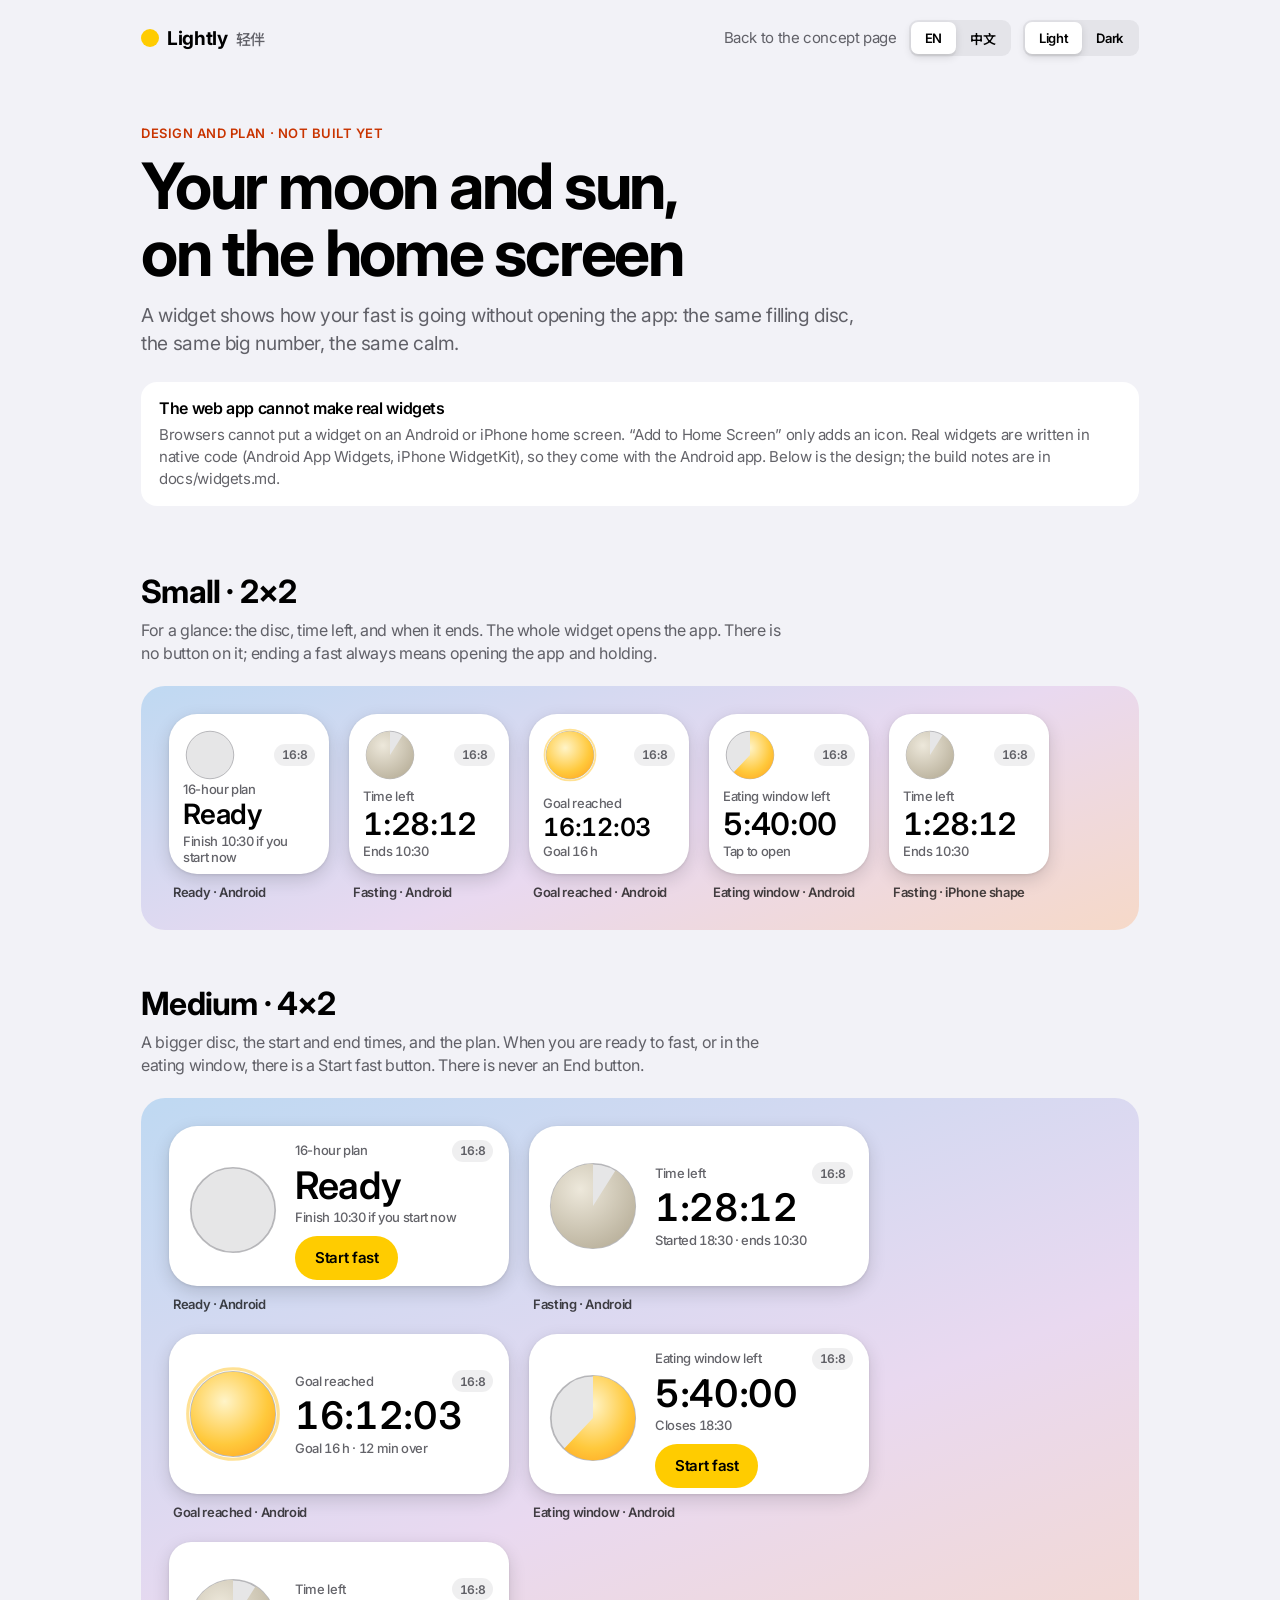
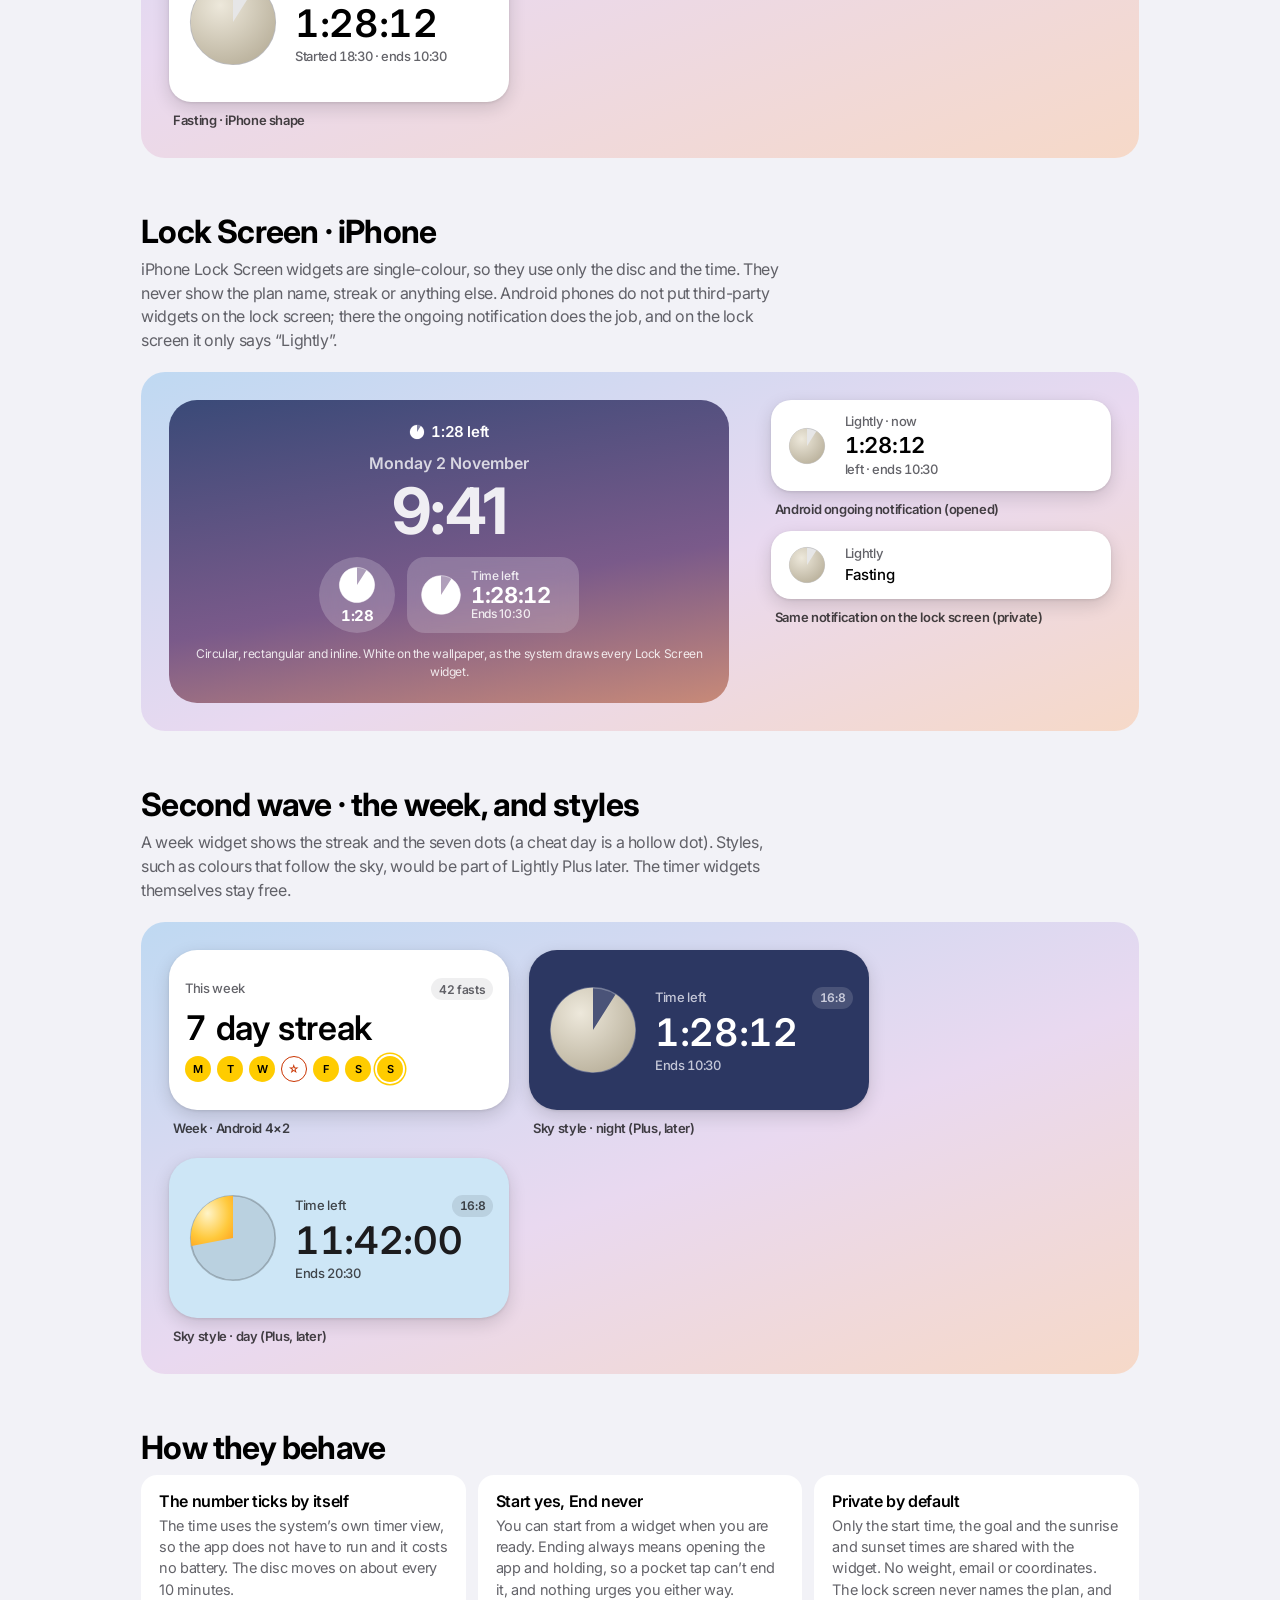
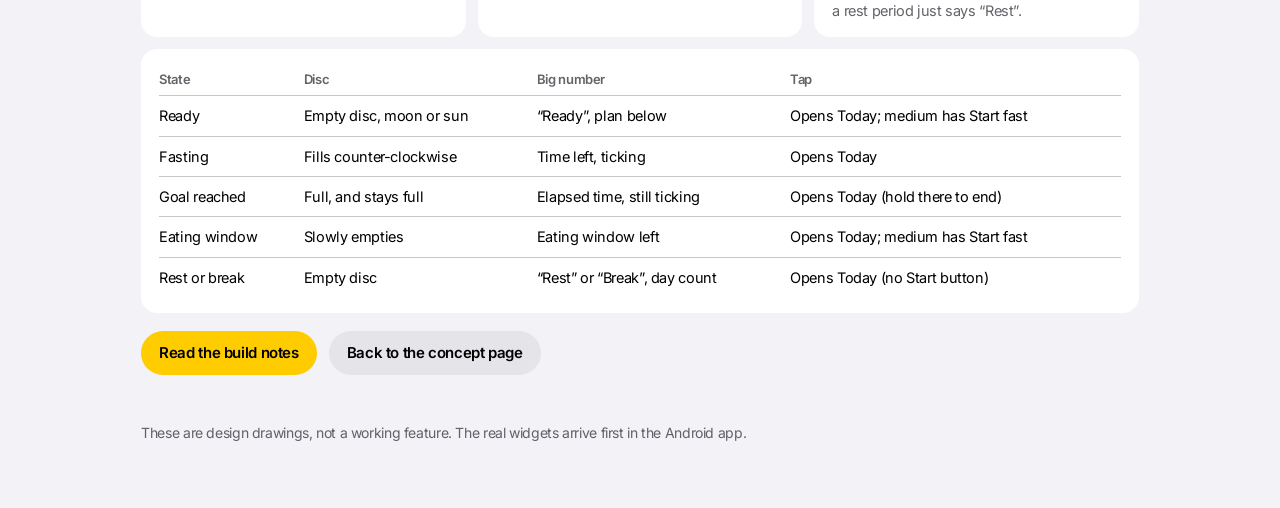
<file: concept/widgets/index.html>
<!doctype html>
<html lang="en"><head>
<meta charset="utf-8">
<meta name="viewport" content="width=device-width,initial-scale=1,viewport-fit=cover">
<title>Lightly widgets 轻伴小组件</title>
<meta name="description" content="Design for the Lightly home-screen and lock-screen widgets. A design and plan for the Android and iPhone apps; not in the web app.">
<link rel="preconnect" href="https://fonts.googleapis.com">
<link rel="preconnect" href="https://fonts.gstatic.com" crossorigin>
<link href="https://fonts.googleapis.com/css2?family=Inter:wght@400;500;600;700;800&family=Noto+Sans+SC:wght@400;500;600;700&display=swap" rel="stylesheet">
<style>
/* Same tokens as the app and the concept page (HIG system colours, Lightly tint). */
:root{
  color-scheme:light;
  --bg:#F2F2F7; --card:#FFFFFF; --label:#000000; --label-2:rgba(60,60,67,.8); --label-3:rgba(60,60,67,.3);
  --sep:rgba(60,60,67,.29); --fill:rgba(120,120,128,.12); --tint:#FFCC00; --on-tint:#000000; --blue:#0062D9; --orange:#C93400;
  --font:-apple-system,BlinkMacSystemFont,'SF Pro Text','Inter','Helvetica Neue','PingFang SC','Noto Sans SC',sans-serif;
  --font-d:-apple-system,BlinkMacSystemFont,'SF Pro Display','Inter','Helvetica Neue','PingFang SC','Noto Sans SC',sans-serif;
  --font-r:ui-rounded,'SF Pro Rounded',-apple-system,BlinkMacSystemFont,'Inter','PingFang SC','Noto Sans SC',sans-serif;
  --gutter:max(16px,4vw);
  /* the widget surface (follows the phone's light / dark setting) */
  --w-bg:#FFFFFF; --w-ink:#000000; --w-ink-2:rgba(60,60,67,.8); --w-fill:rgba(120,120,128,.12); --w-unlit:rgba(142,142,147,.22); --w-rim:rgba(142,142,147,.6);
  --wall:linear-gradient(160deg,#BFD9F2 0%,#E9D9F0 55%,#F6D9C8 100%);
}
:root[data-mode="dark"]{
  color-scheme:dark;
  --bg:#000000; --card:#1C1C1E; --label:#FFFFFF; --label-2:rgba(235,235,245,.68); --label-3:rgba(235,235,245,.3);
  --sep:rgba(84,84,88,.6); --fill:rgba(118,118,128,.24); --tint:#FFD60A; --blue:#0A84FF; --orange:#FF9F0A;
  --w-bg:#1C1C1E; --w-ink:#FFFFFF; --w-ink-2:rgba(235,235,245,.68); --w-fill:rgba(118,118,128,.28); --w-unlit:rgba(142,142,147,.28); --w-rim:rgba(235,235,245,.34);
  --wall:linear-gradient(160deg,#101a3a 0%,#271f4a 55%,#40253a 100%);
}
*{box-sizing:border-box}
html{-webkit-text-size-adjust:100%}
body{margin:0;background:var(--bg);color:var(--label);font:400 17px/1.47 var(--font);letter-spacing:-.022em;-webkit-font-smoothing:antialiased}
html:lang(zh-Hans) body{letter-spacing:0}
button{font:inherit;color:inherit;letter-spacing:inherit}
a{color:var(--blue)}
.wrap{max-width:1100px;margin:0 auto;padding:0 var(--gutter)}
:focus-visible{outline:3px solid var(--blue);outline-offset:2px;border-radius:8px}

.bar{display:flex;align-items:center;justify-content:space-between;gap:12px;padding:16px 0;flex-wrap:wrap}
.word{display:flex;align-items:center;min-height:44px;gap:8px;font:700 19px var(--font-d);text-decoration:none;color:var(--label)}
.word i{width:18px;height:18px;border-radius:50%;background:var(--tint)}
.word small{font:500 15px var(--font);color:var(--label-2)}
.bar-r{display:flex;align-items:center;gap:12px;flex-wrap:wrap}
.bar-r a.back{font-size:15px;color:var(--label-2);display:inline-flex;align-items:center;min-height:44px;text-decoration:none}
.seg{display:inline-flex;background:var(--fill);border-radius:9px;padding:2px}
.seg button{border:0;background:transparent;border-radius:7px;padding:6px 14px;font:600 13px var(--font);cursor:pointer;min-height:32px}
.seg button[aria-pressed="true"]{background:var(--card);box-shadow:0 3px 8px rgba(0,0,0,.12),0 3px 1px rgba(0,0,0,.04)}

.eyebrow{display:inline-block;font:600 13px var(--font);color:var(--orange);text-transform:uppercase;letter-spacing:.04em}
html:lang(zh-Hans) .eyebrow{text-transform:none;letter-spacing:0}
.h1{font:700 clamp(36px,6vw,64px)/1.04 var(--font-d);letter-spacing:-.035em;margin:8px 0 16px;text-wrap:balance}
html:lang(zh-Hans) .h1{letter-spacing:0;line-height:1.14}
.lede{font-size:clamp(17px,1.5vw,20px);line-height:1.45;color:var(--label-2);margin:0;max-width:60ch}
.intro{padding:clamp(20px,4vw,44px) 0 12px}
.callout{background:var(--card);border-radius:16px;padding:16px 18px;margin:24px 0 0;display:grid;gap:6px}
.callout b{font:600 16px var(--font)}
.callout p{margin:0;font-size:15px;color:var(--label-2)}

.sec{padding:clamp(28px,5vw,56px) 0 0}
.h2{font:700 clamp(24px,3vw,32px)/1.15 var(--font-d);letter-spacing:-.025em;margin:0 0 8px}
html:lang(zh-Hans) .h2{letter-spacing:0}
.sec > p{margin:0 0 20px;color:var(--label-2);font-size:16px;max-width:64ch}
.stage{background:var(--wall);border-radius:24px;padding:clamp(16px,3vw,28px);display:flex;flex-wrap:wrap;gap:clamp(12px,2vw,20px);align-items:flex-start}
.item{display:flex;flex-direction:column;gap:8px}
.item figcaption{font:600 13px var(--font);color:var(--label);padding:2px 4px;text-shadow:none}
:root:not([data-mode="dark"]) .item figcaption{color:rgba(0,0,0,.72)}
:root[data-mode="dark"] .item figcaption{color:rgba(255,255,255,.78)}
figure.item{margin:0}

/* ---------- the widgets ---------- */
.w{position:relative;background:var(--w-bg);color:var(--w-ink);border-radius:28px;overflow:hidden;box-shadow:0 6px 18px rgba(0,0,0,.14),0 1px 3px rgba(0,0,0,.1);font-family:var(--font)}
.w.ios{border-radius:22px}
.w.s{width:160px;height:160px;padding:14px;display:flex;flex-direction:column}
.w.m{width:340px;height:160px;padding:14px 16px;display:grid;grid-template-columns:96px 1fr;gap:14px;align-items:center}
.w .disc{display:block}
.w .row{display:flex;align-items:center;justify-content:space-between;gap:8px}
.chip{display:inline-flex;align-items:center;height:22px;padding:0 8px;border-radius:999px;background:var(--w-fill);font:600 12px var(--font);color:var(--w-ink-2);font-variant-numeric:tabular-nums}
.cap{font:500 13px/1.2 var(--font);color:var(--w-ink-2)}
.big{font:600 31px/1.05 var(--font-r);font-variant-numeric:tabular-nums;letter-spacing:-.01em;white-space:nowrap}
.big.sm{font-size:28px}
.big.long{font-size:25px}
.w.m .big{font-size:38px}
.sub{font:500 13px/1.25 var(--font);color:var(--w-ink-2);font-variant-numeric:tabular-nums}
.w.s .stack{margin-top:auto;display:flex;flex-direction:column;gap:3px}
.w.m .txt{display:flex;flex-direction:column;gap:4px;min-width:0}
.btn{display:inline-flex;align-items:center;justify-content:center;min-height:44px;padding:0 20px;border-radius:999px;background:var(--tint);color:var(--on-tint);font:600 15px var(--font);margin-top:6px;align-self:flex-start}

/* lock screen (iPhone) */
.lock{background:linear-gradient(170deg,#3a4a78,#7a5a8a 60%,#c88a78);border-radius:28px;padding:22px 18px;width:100%;max-width:560px}
.lock .tm{text-align:center;color:rgba(255,255,255,.9);font:700 64px/1 var(--font-r);letter-spacing:-.02em;margin:4px 0 14px}
.lock .tm small{display:block;font:600 16px var(--font);opacity:.85;margin-bottom:6px;letter-spacing:0}
.lock .inline{text-align:center;color:#fff;font:600 15px var(--font);margin-bottom:12px;font-variant-numeric:tabular-nums;display:flex;justify-content:center;align-items:center;gap:6px}
.lw{display:flex;justify-content:center;gap:12px;align-items:center;flex-wrap:wrap}
.lw .c,.lw .r{background:rgba(255,255,255,.2);backdrop-filter:blur(10px);-webkit-backdrop-filter:blur(10px);color:#fff}
.lw .c{width:76px;height:76px;border-radius:50%;display:flex;flex-direction:column;align-items:center;justify-content:center;gap:1px;font:700 15px var(--font-r);font-variant-numeric:tabular-nums}
.lw .r{width:172px;height:76px;border-radius:18px;display:grid;grid-template-columns:44px 1fr;gap:8px;align-items:center;padding:0 12px}
.lw .r .a{font:500 12px/1.2 var(--font);opacity:.85}.lw .r .b{font:700 22px/1.05 var(--font-r);font-variant-numeric:tabular-nums}
.lock .note{color:rgba(255,255,255,.85);font-size:12px;text-align:center;margin:12px 0 0}

.wk{display:flex;gap:6px}
.wk i{width:26px;height:26px;border-radius:50%;background:var(--w-unlit);display:flex;align-items:center;justify-content:center;font:600 11px var(--font);color:var(--w-ink-2);font-style:normal}
.wk i.on{background:var(--tint);color:#000}
.wk i.cheat{background:transparent;border:1.5px solid var(--orange);color:var(--orange)}
.wk i.now{box-shadow:0 0 0 2px var(--w-bg),0 0 0 3.5px var(--tint)}
.sky{border-radius:28px}

.cols{display:grid;grid-template-columns:repeat(3,minmax(0,1fr));gap:12px}
.cols > div,.tbl{background:var(--card);border-radius:16px;padding:16px 18px}
.cols b{display:block;font:600 16px var(--font);margin-bottom:4px}
.cols p{margin:0;font-size:14.5px;color:var(--label-2)}
.tbl{overflow-x:auto}
.tbl table{border-collapse:collapse;width:100%;font-size:14.5px;min-width:560px}
.tbl th{font:600 13px var(--font);color:var(--label-2);text-align:left;padding:6px 10px 8px 0;border-bottom:1px solid var(--sep)}
.tbl td{padding:9px 10px 9px 0;border-bottom:1px solid var(--sep);vertical-align:top}
.tbl tr:last-child td{border-bottom:0}
.go{display:flex;gap:12px;flex-wrap:wrap;margin-top:18px}
.go a{display:inline-flex;align-items:center;min-height:44px;padding:0 18px;border-radius:999px;background:var(--tint);color:var(--on-tint);font:600 15px var(--font);text-decoration:none}
.go a.sec2{background:var(--fill);color:var(--label)}
footer{padding:48px 0 64px;color:var(--label-2);font-size:14px}
@media (max-width:860px){.cols{grid-template-columns:1fr}}
@media (max-width:420px){.w.m{width:100%;grid-template-columns:76px 1fr;gap:10px}.w.m .disc{width:76px;height:76px}.w.m .big{font-size:28px}}
</style>
</head>
<body>
<svg width="0" height="0" style="position:absolute" aria-hidden="true" focusable="false"><defs>
<radialGradient id="mdMoon" cx=".35" cy=".3" r=".85"><stop offset="0" stop-color="#FFFFFF"/><stop offset=".6" stop-color="#E6E0D0"/><stop offset="1" stop-color="#C4BBA4"/></radialGradient>
<radialGradient id="mdMoonD" cx=".35" cy=".3" r=".85"><stop offset="0" stop-color="#EDE8DB"/><stop offset="1" stop-color="#B5AC96"/></radialGradient>
<radialGradient id="mdSun" cx=".4" cy=".35" r=".85"><stop offset="0" stop-color="#FFF4C8"/><stop offset=".6" stop-color="#FFC93C"/><stop offset="1" stop-color="#FF9F1C"/></radialGradient>
</defs></svg>

<div class="wrap">
  <nav class="bar" aria-label="Main" id="top">
    <a class="word" href="../"><i aria-hidden="true"></i>Lightly <small>轻伴</small></a>
    <div class="bar-r">
      <a class="back" href="../#phones" data-zh="返回概念页">Back to the concept page</a>
      <div class="seg" role="group" aria-label="Language"><button type="button" id="l-en" aria-pressed="true">EN</button><button type="button" id="l-zh" aria-pressed="false">中文</button></div>
      <div class="seg" role="group" aria-label="Appearance"><button type="button" id="m-light" aria-pressed="true" data-zh="浅色">Light</button><button type="button" id="m-dark" aria-pressed="false" data-zh="深色">Dark</button></div>
    </div>
  </nav>

  <header class="intro">
    <span class="eyebrow" data-zh="设计与计划 · 还没做">Design and plan · not built yet</span>
    <h1 class="h1" data-zh="桌面上的月亮和太阳">Your moon and sun, on the home screen</h1>
    <p class="lede" data-zh="小组件让你不用打开应用就能看到断食进行到哪了：同一个会被点亮的圆，同一个大数字，同样安静。">A widget shows how your fast is going without opening the app: the same filling disc, the same big number, the same calm.</p>
    <div class="callout">
      <b data-zh="网页版做不了真正的小组件">The web app cannot make real widgets</b>
      <p data-zh="浏览器不能在安卓或 iPhone 的桌面上放小组件，“添加到主屏幕”只会放一个图标。真正的小组件要用原生代码写（安卓的 App Widget，iPhone 的 WidgetKit），所以它们跟着安卓应用一起做。下面是设计，开发说明在 docs/widgets.md。">Browsers cannot put a widget on an Android or iPhone home screen. “Add to Home Screen” only adds an icon. Real widgets are written in native code (Android App Widgets, iPhone WidgetKit), so they come with the Android app. Below is the design; the build notes are in docs/widgets.md.</p>
    </div>
  </header>

  <section class="sec" id="small" aria-labelledby="s-h">
    <h2 class="h2" id="s-h" data-zh="小号 · 2×2">Small · 2×2</h2>
    <p data-zh="只看一眼：圆、剩余时间、几点结束。整块点开应用。这里没有按钮，要结束断食必须打开应用并按住。">For a glance: the disc, time left, and when it ends. The whole widget opens the app. There is no button on it; ending a fast always means opening the app and holding.</p>
    <div class="stage" id="st-small"></div>
  </section>

  <section class="sec" id="medium" aria-labelledby="m-h">
    <h2 class="h2" id="m-h" data-zh="中号 · 4×2">Medium · 4×2</h2>
    <p data-zh="更大的圆，开始和结束时间，加计划。准备好或进食时段里有一个“开始断食”按钮（点按即可，不会误触结束）。">A bigger disc, the start and end times, and the plan. When you are ready to fast, or in the eating window, there is a Start fast button. There is never an End button.</p>
    <div class="stage" id="st-medium"></div>
  </section>

  <section class="sec" id="lock" aria-labelledby="l-h">
    <h2 class="h2" id="l-h" data-zh="锁屏 · iPhone">Lock Screen · iPhone</h2>
    <p data-zh="iPhone 的锁屏小组件是单色的，所以只用圆和时间。锁屏上不显示计划名、连续天数和任何其他信息。安卓手机的锁屏不放第三方小组件，用的是常驻通知，锁屏上只写“Lightly”。">iPhone Lock Screen widgets are single-colour, so they use only the disc and the time. They never show the plan name, streak or anything else. Android phones do not put third-party widgets on the lock screen; there the ongoing notification does the job, and on the lock screen it only says “Lightly”.</p>
    <div class="stage" id="st-lock"></div>
  </section>

  <section class="sec" id="week" aria-labelledby="w-h">
    <h2 class="h2" id="w-h" data-zh="第二批 · 一周和样式">Second wave · the week, and styles</h2>
    <p data-zh="一周小组件显示连续天数和七个点（弹性日是空心点）。样式（比如跟着天空变色）是以后的“Lightly Plus”，计时器本身的小组件一直免费。">A week widget shows the streak and the seven dots (a cheat day is a hollow dot). Styles, such as colours that follow the sky, would be part of Lightly Plus later. The timer widgets themselves stay free.</p>
    <div class="stage" id="st-week"></div>
  </section>

  <section class="sec" id="rules" aria-labelledby="r-h">
    <h2 class="h2" id="r-h" data-zh="它们怎么表现">How they behave</h2>
    <div class="cols" style="margin-bottom:12px">
      <div><b data-zh="数字自己走">The number ticks by itself</b><p data-zh="时间用系统自带的计时控件，应用不用一直运行，也不耗电。圆每 10 分钟左右换一张。">The time uses the system’s own timer view, so the app does not have to run and it costs no battery. The disc moves on about every 10 minutes.</p></div>
      <div><b data-zh="只有开始，没有结束">Start yes, End never</b><p data-zh="准备好时可以从小组件开始。结束永远要打开应用并按住，这样口袋里不会误触，也不会催你。">You can start from a widget when you are ready. Ending always means opening the app and holding, so a pocket tap can’t end it, and nothing urges you either way.</p></div>
      <div><b data-zh="私密为先">Private by default</b><p data-zh="只存开始时间、目标和日出日落时刻。没有体重、邮箱、位置坐标。锁屏上不显示计划名，休息状态只写“休息”。">Only the start time, the goal and the sunrise and sunset times are shared with the widget. No weight, email or coordinates. The lock screen never names the plan, and a rest period just says “Rest”.</p></div>
    </div>
    <div class="tbl"><table>
      <thead><tr><th data-zh="状态">State</th><th data-zh="圆">Disc</th><th data-zh="大数字">Big number</th><th data-zh="点按">Tap</th></tr></thead>
      <tbody>
        <tr><td data-zh="准备好了">Ready</td><td data-zh="空圆，月亮或太阳">Empty disc, moon or sun</td><td data-zh="“准备好了”，加计划">“Ready”, plan below</td><td data-zh="打开今天；中号有“开始断食”">Opens Today; medium has Start fast</td></tr>
        <tr><td data-zh="断食中">Fasting</td><td data-zh="逆时针被点亮">Fills counter-clockwise</td><td data-zh="剩余时间，走秒">Time left, ticking</td><td data-zh="打开今天">Opens Today</td></tr>
        <tr><td data-zh="达成目标">Goal reached</td><td data-zh="满，之后不再变化">Full, and stays full</td><td data-zh="已断食时间，继续走">Elapsed time, still ticking</td><td data-zh="打开今天（按住结束）">Opens Today (hold there to end)</td></tr>
        <tr><td data-zh="进食时段">Eating window</td><td data-zh="慢慢退去">Slowly empties</td><td data-zh="进食窗口还剩">Eating window left</td><td data-zh="打开今天；中号有“开始断食”">Opens Today; medium has Start fast</td></tr>
        <tr><td data-zh="休息 / 旅行">Rest or break</td><td data-zh="空圆">Empty disc</td><td data-zh="“休息”或“休息”第几天">“Rest” or “Break”, day count</td><td data-zh="打开今天（不显示开始按钮）">Opens Today (no Start button)</td></tr>
      </tbody></table></div>
    <div class="go"><a href="https://github.com/KingTBO/Lightly-Fasting-App-Project/blob/main/docs/widgets.md" data-zh="读开发说明">Read the build notes</a><a class="sec2" href="../" data-zh="回到概念页">Back to the concept page</a></div>
  </section>

  <footer data-zh="这些是设计图，不是已经能用的功能。真正的小组件会在安卓应用里先上线。">These are design drawings, not a working feature. The real widgets arrive first in the Android app.</footer>
</div>

<script>
(function(){
  var root=document.documentElement, lang='en';
  try{ var q=new URLSearchParams(location.search); if(q.get('lang')==='zh') lang='zh'; if(q.get('mode')==='dark') root.dataset.mode='dark'; }catch(e){}
  function L(en,zh){ return lang==='zh'?zh:en; }
  function mode(){ return root.dataset.mode==='dark'?'dark':'light'; }

  /* disc: the app's flat fallback. p 0..1 fills counter-clockwise from 12 o'clock; wane unwinds the same way. */
  function wedge(p,r,wane){ p=Math.min(Math.max(p,0),1); if(p<=.001) return ''; if(p>=.999) return 'M0 '+(-r)+' A'+r+' '+r+' 0 1 0 0 '+r+' A'+r+' '+r+' 0 1 0 0 '+(-r)+'Z';
    var f=wane?(1-p):0, t=wane?1:p, a0=f*2*Math.PI, a1=t*2*Math.PI, sx=-r*Math.sin(a0), sy=-r*Math.cos(a0), ex=-r*Math.sin(a1), ey=-r*Math.cos(a1);
    return 'M0 0 L'+sx.toFixed(2)+' '+sy.toFixed(2)+' A'+r+' '+r+' 0 '+((a1-a0)>Math.PI?1:0)+' 0 '+ex.toFixed(2)+' '+ey.toFixed(2)+'Z'; }
  function disc(size,p,o){ o=o||{}; var R=22, fill=o.mono?'#fff':(o.sun?'url(#mdSun)':(mode()==='dark'?'url(#mdMoon)':'url(#mdMoonD)'));
    var unlit=o.mono?'rgba(255,255,255,.28)':'var(--w-unlit)', rim=o.mono?'rgba(255,255,255,.6)':'var(--w-rim)';
    var glow=o.glow?'<circle r="'+(R+1.6)+'" fill="none" stroke="'+(o.sun?'#FFC93C':'#F4EFE2')+'" stroke-opacity=".55" stroke-width="1.6"/>':'';
    return '<svg class="disc" width="'+size+'" height="'+size+'" viewBox="-25 -25 50 50" aria-hidden="true">'+glow+'<circle r="'+R+'" fill="'+unlit+'" stroke="'+rim+'" stroke-width=".9"/><path d="'+wedge(p,R,o.wane)+'" fill="'+fill+'"/></svg>'; }

  /* snapshot values (a 16:8 fast started 18:30, 14 h 31 m in): the same numbers as the concept page */
  var D={left:'1:28:12', eatLeft:'5:40:00', over:'16:12:03'};
  var states=[];
  /* ready is shown as a moon in the small widgets row; fasting at night is a moon, in the afternoon a sun */
  function smallW(s,ios){
    var wb='<div class="big'+(s.bigWord?' sm':(s.big.length>=8?' long':''))+'">'+s.big+'</div>';
    return '<div class="w s'+(ios?' ios':'')+'" role="img" aria-label="'+s.name+', '+s.cap+' '+s.big+'">'+
      '<div class="row">'+disc(54,s.p,s)+'<span class="chip">'+s.plan+'</span></div>'+
      '<div class="stack"><div class="cap">'+s.cap+'</div>'+wb+'<div class="sub">'+s.sub+'</div></div></div>';
  }
  function mediumW(s,ios){
    var wb=s.bigWord?'<div class="big">'+s.big+'</div>':'<div class="big">'+s.big+'</div>';
    var sub=s.btn?(s.k==='ready'?'':''):'';
    return '<div class="w m'+(ios?' ios':'')+'" role="img" aria-label="'+s.name+', '+s.cap+' '+s.big+'">'+
      disc(96,s.p,s)+
      '<div class="txt"><div class="row"><span class="cap">'+s.cap+'</span><span class="chip">'+s.plan+'</span></div>'+wb+
      (s.btn?(s.k==='ready'?'<div class="sub">'+s.sub+'</div>':'<div class="sub">'+s.sub2+'</div>')+'<span class="btn">'+L('Start fast','开始断食')+'</span>':'<div class="sub">'+(s.sub2||s.sub)+'</div>')+
      '</div></div>';
  }
  function item(html,label){ return '<figure class="item">'+html+'<figcaption>'+label+'</figcaption></figure>'; }

  function render(){
    // sun vs moon: ready and fasting overnight are the moon, goal reached at sunrise is the sun, the eating window is the sun
    var set=function(id,html){ document.getElementById(id).innerHTML=html; };
    set('st-small', states.map(function(s,i){ return item(smallW(s,false), s.name+' · Android'); }).join('')+
      item(smallW(states[1],true), L('Fasting · iPhone shape','断食中 · iPhone 形状')));
    set('st-medium', states.map(function(s){ return item(mediumW(s,false), s.name+' · Android'); }).join('')+
      item(mediumW(states[1],true), L('Fasting · iPhone shape','断食中 · iPhone 形状')));

    var m1={p:.91}, m2={p:.62};
    var lockHtml='<div class="lock"><div class="inline">'+disc(16,.91,{mono:true})+'<span>'+L('1:28 left','还剩 1:28')+'</span></div>'+
      '<div class="tm"><small>'+L('Monday 2 November','11月2日 星期一')+'</small>9:41</div>'+
      '<div class="lw"><div class="c" role="img" aria-label="'+L('1 hour 28 minutes left','还剩 1 小时 28 分钟')+'">'+disc(40,.91,{mono:true})+'<span>1:28</span></div>'+
      '<div class="r" role="img" aria-label="'+L('Time left 1:28:12, ends 10:30','剩余 1:28:12，10:30 结束')+'">'+disc(44,.91,{mono:true})+'<div><div class="a">'+L('Time left','剩余时间')+'</div><div class="b">1:28:12</div><div class="a">'+L('Ends 10:30','10:30 结束')+'</div></div></div></div>'+
      '<p class="note">'+L('Circular, rectangular and inline. White on the wallpaper, as the system draws every Lock Screen widget.','圆形、长方形和单行三种。像系统里所有锁屏小组件一样，白色画在壁纸上。')+'</p></div>';
    var andNote='<div class="item" style="max-width:340px"><div class="w m" style="grid-template-columns:44px 1fr;height:auto;padding:14px 16px;border-radius:20px">'+disc(40,.91,{})+
      '<div class="txt"><div class="cap">Lightly · '+L('now','现在')+'</div><div class="big sm" style="font-size:22px">1:28:12</div><div class="sub">'+L('left · ends 10:30','剩余 · 10:30 结束')+'</div></div></div>'+
      '<figcaption>'+L('Android ongoing notification (opened)','安卓常驻通知（展开）')+'</figcaption></div>'+
      '<div class="item" style="max-width:340px"><div class="w m" style="grid-template-columns:44px 1fr;height:auto;padding:14px 16px;border-radius:20px">'+disc(40,.91,{mono:false})+
      '<div class="txt"><div class="cap">Lightly</div><div class="sub" style="font-size:15px;color:var(--w-ink)">'+L('Fasting','断食中')+'</div></div></div>'+
      '<figcaption>'+L('Same notification on the lock screen (private)','锁屏上的同一条通知（私密版）')+'</figcaption></div>';
    set('st-lock', '<div style="flex:1 1 380px;min-width:0">'+lockHtml+'</div><div style="display:flex;flex-direction:column;gap:12px">'+andNote+'</div>');

    function weekDots(){ var d=L('M T W T F S S','一 二 三 四 五 六 日').split(' '); var cls=['on','on','on','cheat','on','on','on now'];
      return '<div class="wk">'+d.map(function(x,i){ return '<i class="'+cls[i]+'">'+(cls[i]==='cheat'?'☆':x)+'</i>'; }).join('')+'</div>'; }
    var weekW='<div class="w m" style="grid-template-columns:1fr;gap:10px;align-content:center"><div class="row"><span class="cap">'+L('This week','本周')+'</span><span class="chip">'+L('42 fasts','共 42 次')+'</span></div>'+
      '<div class="big" style="font-size:34px">'+L('7 day streak','连续 7 天')+'</div>'+weekDots()+'</div>';
    function skyW(bg,ink,ink2,unlit,rim,p,sun,cap,big,sub,label){ return item('<div class="w m sky" style="background:'+bg+';color:'+ink+';--w-ink:'+ink+';--w-ink-2:'+ink2+';--w-unlit:'+unlit+';--w-rim:'+rim+';--w-fill:'+unlit+'">'+disc(96,p,{sun:sun})+
      '<div class="txt"><div class="row"><span class="cap">'+cap+'</span><span class="chip">16:8</span></div><div class="big">'+big+'</div><div class="sub">'+sub+'</div></div></div>',label); }
    set('st-week', item(weekW,L('Week · Android 4×2','一周 · 安卓 4×2'))+
      skyW('#2C3762','#FFFFFF','rgba(235,235,245,.8)','rgba(255,255,255,.14)','rgba(255,255,255,.3)',.91,false,L('Time left','剩余时间'),D.left,L('Ends 10:30','10:30 结束'),L('Sky style · night (Plus, later)','天空样式 · 夜晚（Plus，以后）'))+
      skyW('#CDE6F6','#1C1C1E','rgba(28,28,30,.8)','rgba(28,28,30,.1)','rgba(28,28,30,.26)',.28,true,L('Time left','剩余时间'),'11:42:00',L('Ends 20:30','20:30 结束'),L('Sky style · day (Plus, later)','天空样式 · 白天（Plus，以后）')));

    document.querySelectorAll('[data-zh]').forEach(function(el){ if(!el.dataset.en) el.dataset.en=el.innerHTML; el.innerHTML=lang==='zh'?el.dataset.zh:el.dataset.en; });
    root.lang=lang==='zh'?'zh-Hans':'en';
    document.getElementById('l-en').setAttribute('aria-pressed',lang==='en'); document.getElementById('l-zh').setAttribute('aria-pressed',lang==='zh');
    document.getElementById('m-light').setAttribute('aria-pressed',mode()==='light'); document.getElementById('m-dark').setAttribute('aria-pressed',mode()==='dark');
  }
  function setLang(l){ lang=l; states.length=0; init(); render(); }
  function setMode(m){ if(m==='dark') root.dataset.mode='dark'; else root.removeAttribute('data-mode'); init(); render(); }
  function init(){
    states.length=0;
    states.push(
      {k:'ready', name:L('Ready','准备好了'), p:0, sun:false, cap:L('16-hour plan','16 小时计划'), big:L('Ready','准备好了'), sub:L('Finish 10:30 if you start now','现在开始，10:30 结束'), btn:true, plan:'16:8', bigWord:true},
      {k:'fast', name:L('Fasting','断食中'), p:.91, sun:false, cap:L('Time left','剩余时间'), big:D.left, sub:L('Ends 10:30','10:30 结束'), plan:'16:8', sub2:L('Started 18:30 · ends 10:30','18:30 开始 · 10:30 结束')},
      {k:'goal', name:L('Goal reached','达成目标'), p:1, sun:true, glow:true, cap:L('Goal reached','目标达成'), big:D.over, sub:L('Goal 16 h','目标 16 小时'), plan:'16:8', sub2:L('Goal 16 h · 12 min over','目标 16 小时 · 超出 12 分钟')},
      {k:'eat', name:L('Eating window','进食时段'), p:.62, wane:true, sun:true, cap:L('Eating window left','进食窗口还剩'), big:D.eatLeft, sub:L('Tap to open','点按打开'), btn:true, plan:'16:8', sub2:L('Closes 18:30','18:30 关闭')});
  }
  document.getElementById('l-en').addEventListener('click',function(){ setLang('en'); });
  document.getElementById('l-zh').addEventListener('click',function(){ setLang('zh'); });
  document.getElementById('m-light').addEventListener('click',function(){ setMode('light'); });
  document.getElementById('m-dark').addEventListener('click',function(){ setMode('dark'); });
  init(); render();
})();
</script>
</body></html>
</file>
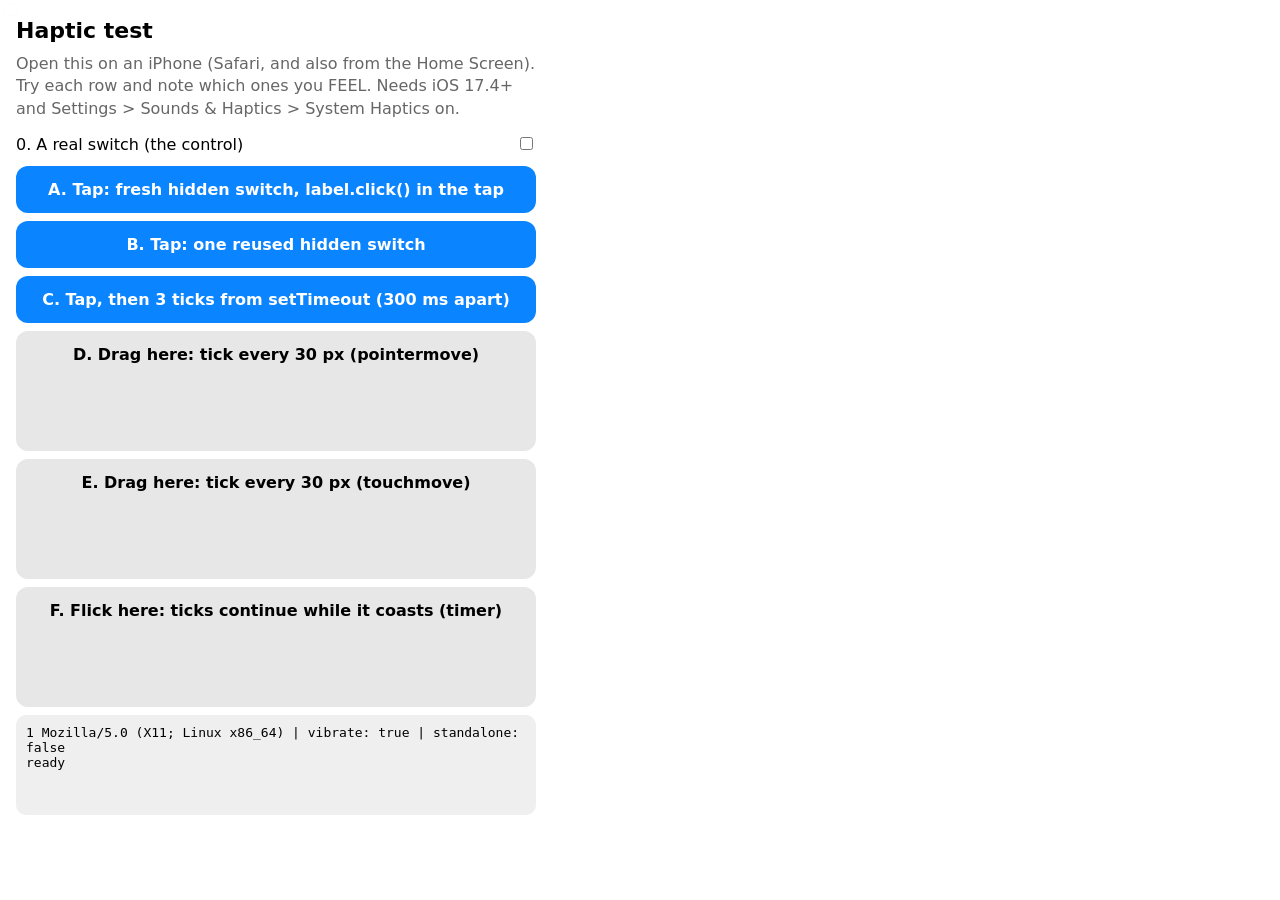
<file: tests/haptic.html>
<!doctype html>
<html lang="en"><head><meta charset="utf-8"><meta name="viewport" content="width=device-width,initial-scale=1,viewport-fit=cover"><meta name="robots" content="noindex">
<title>Lightly haptic test</title>
<style>
:root{color-scheme:light dark}body{font:16px/1.4 -apple-system,system-ui,sans-serif;margin:0;padding:16px;max-width:520px}
h1{font-size:22px;margin:0 0 4px}p{margin:6px 0 14px;color:#666}
button,.pad{display:block;width:100%;box-sizing:border-box;margin:8px 0;padding:14px;border-radius:12px;border:0;background:#0a84ff;color:#fff;font:600 16px system-ui}
.pad{background:#8883;color:inherit;text-align:center;height:120px;touch-action:none;user-select:none;-webkit-user-select:none}
.row{display:flex;align-items:center;justify-content:space-between;margin:10px 0}
#log{white-space:pre-wrap;font:13px ui-monospace,monospace;background:#8882;border-radius:10px;padding:10px;min-height:80px}
</style></head><body>
<h1>Haptic test</h1>
<p>Open this on an iPhone (Safari, and also from the Home Screen). Try each row and note which ones you FEEL. Needs iOS 17.4+ and Settings &gt; Sounds &amp; Haptics &gt; System Haptics on.</p>
<div class="row"><span>0. A real switch (the control)</span><label><input type="checkbox" switch id="real"></label></div>
<button id="a">A. Tap: fresh hidden switch, label.click() in the tap</button>
<button id="b">B. Tap: one reused hidden switch</button>
<button id="c">C. Tap, then 3 ticks from setTimeout (300 ms apart)</button>
<div class="pad" id="d">D. Drag here: tick every 30 px (pointermove)</div>
<div class="pad" id="e">E. Drag here: tick every 30 px (touchmove)</div>
<div class="pad" id="f">F. Flick here: ticks continue while it coasts (timer)</div>
<div id="log">ready</div>
<script>
var log=document.getElementById('log'),n=0;function say(s){log.textContent=(++n)+' '+s+'\n'+log.textContent.slice(0,600);}
say(navigator.userAgent.replace(/\).*/,')')+' | vibrate: '+!!navigator.vibrate+' | standalone: '+(navigator.standalone===true||matchMedia('(display-mode: standalone)').matches));
function fresh(){var l=document.createElement('label'),i=document.createElement('input');l.setAttribute('aria-hidden','true');l.style.cssText='position:fixed;left:0;top:0;width:44px;height:26px;opacity:.01;pointer-events:none;z-index:-1';i.type='checkbox';i.setAttribute('switch','');i.tabIndex=-1;l.appendChild(i);document.body.appendChild(l);l.click();setTimeout(function(){l.remove();},150);}
var keep=document.createElement('label'),ki=document.createElement('input');keep.style.cssText='position:fixed;left:0;top:0;width:44px;height:26px;opacity:.01;pointer-events:none;z-index:-1';ki.type='checkbox';ki.setAttribute('switch','');keep.appendChild(ki);document.body.appendChild(keep);
document.getElementById('real').addEventListener('change',function(){say('real switch toggled');});
document.getElementById('a').onclick=function(){fresh();say('A fired');};
document.getElementById('b').onclick=function(){keep.click();say('B fired');};
document.getElementById('c').onclick=function(){var k=0;(function t(){fresh();say('C tick '+(k+1)+' (timer)');if(++k<3)setTimeout(t,300);})();};
function drag(el,ev,tag){var y0=0,acc=0,on=false;
 el.addEventListener(ev[0],function(e){on=true;y0=(e.touches?e.touches[0]:e).clientY;acc=0;},{passive:true});
 el.addEventListener(ev[1],function(e){if(!on)return;var y=(e.touches?e.touches[0]:e).clientY;acc+=Math.abs(y-y0);y0=y;if(acc>=30){acc=0;fresh();say(tag+' tick');}},{passive:true});
 el.addEventListener(ev[2],function(){on=false;},{passive:true});}
drag(document.getElementById('d'),['pointerdown','pointermove','pointerup'],'D pointermove');
drag(document.getElementById('e'),['touchstart','touchmove','touchend'],'E touchmove');
(function(){var el=document.getElementById('f'),y0=0,t0=0,v=0,on=false;
 el.addEventListener('pointerdown',function(e){on=true;y0=e.clientY;t0=e.timeStamp;v=0;});
 el.addEventListener('pointermove',function(e){if(on){var dt=e.timeStamp-t0;if(dt>0)v=Math.abs(e.clientY-y0)/dt;y0=e.clientY;t0=e.timeStamp;}});
 el.addEventListener('pointerup',function(){on=false;var k=0,end=performance.now()+1500;say('F released, coasting');(function s(){if(performance.now()>end)return;if(++k%6===0){fresh();say('F coast tick (rAF)');}requestAnimationFrame(s);})();});})();
</script></body></html>
</file>
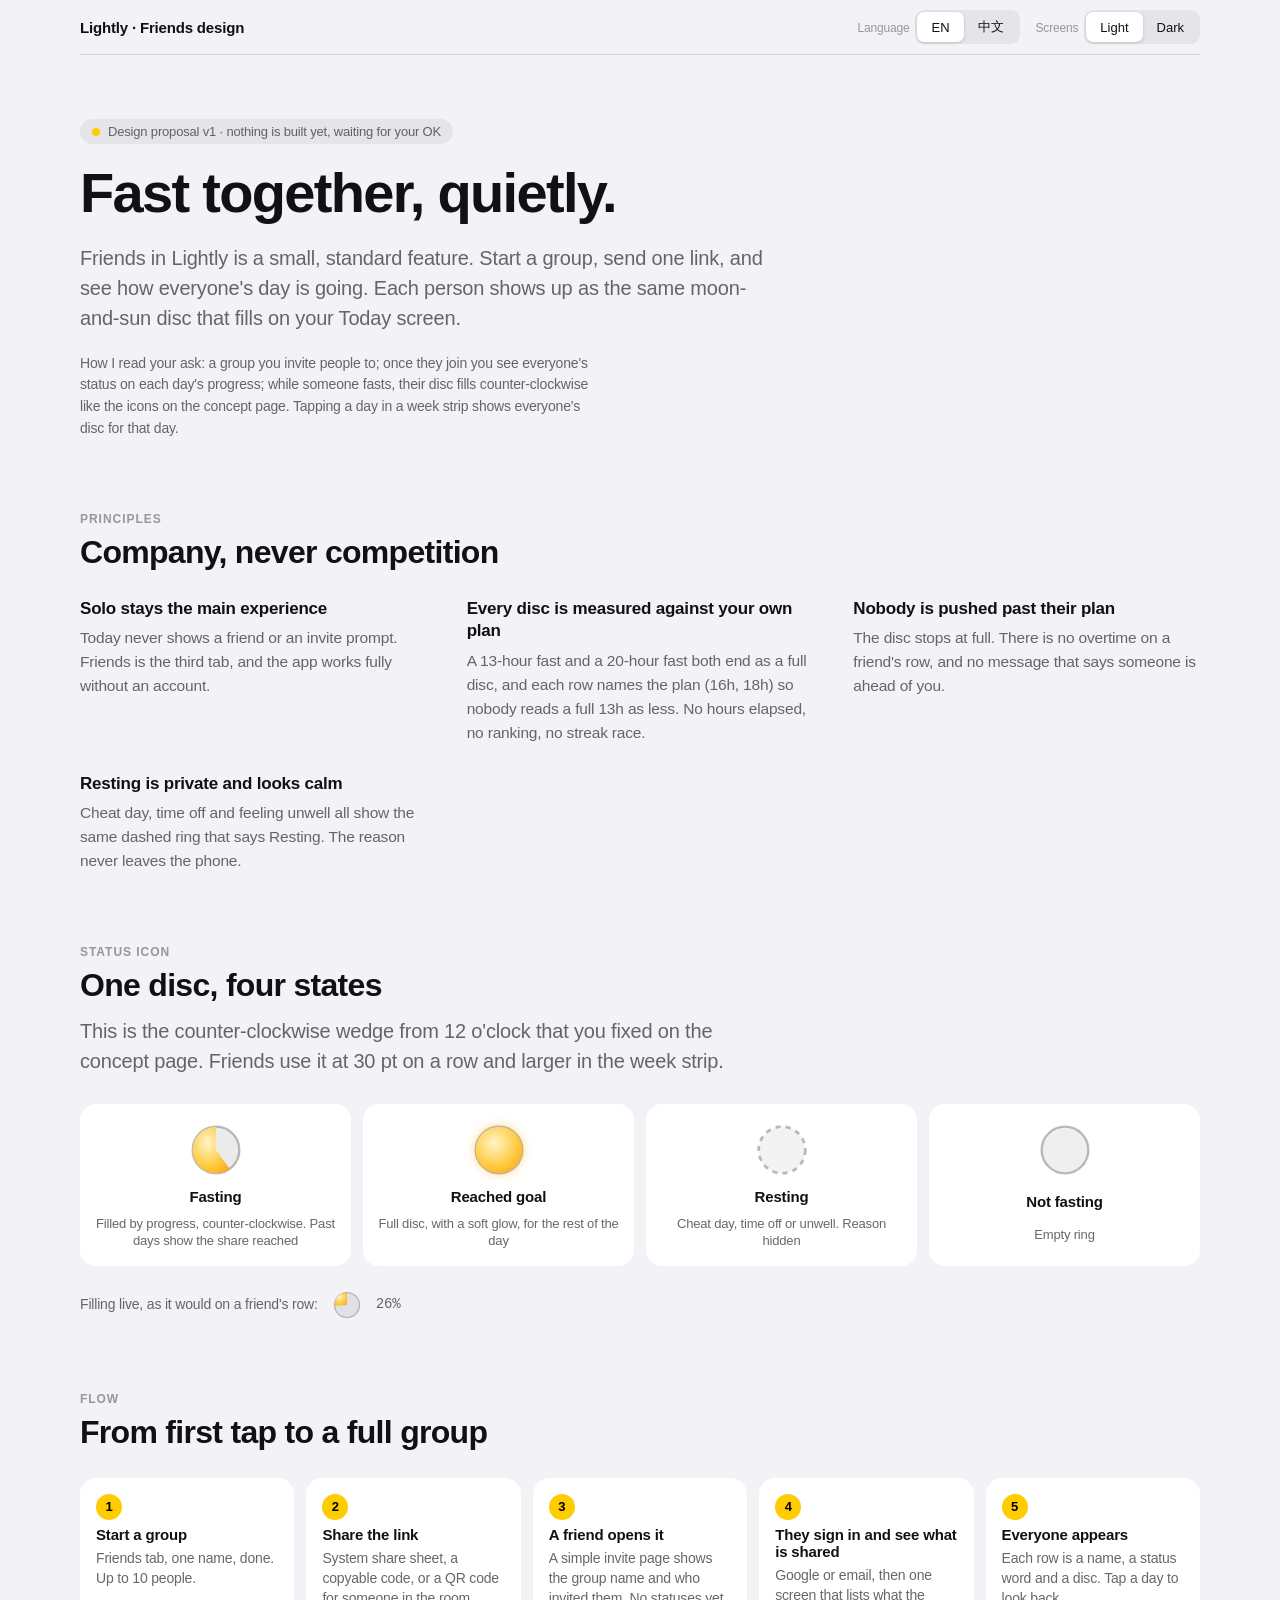
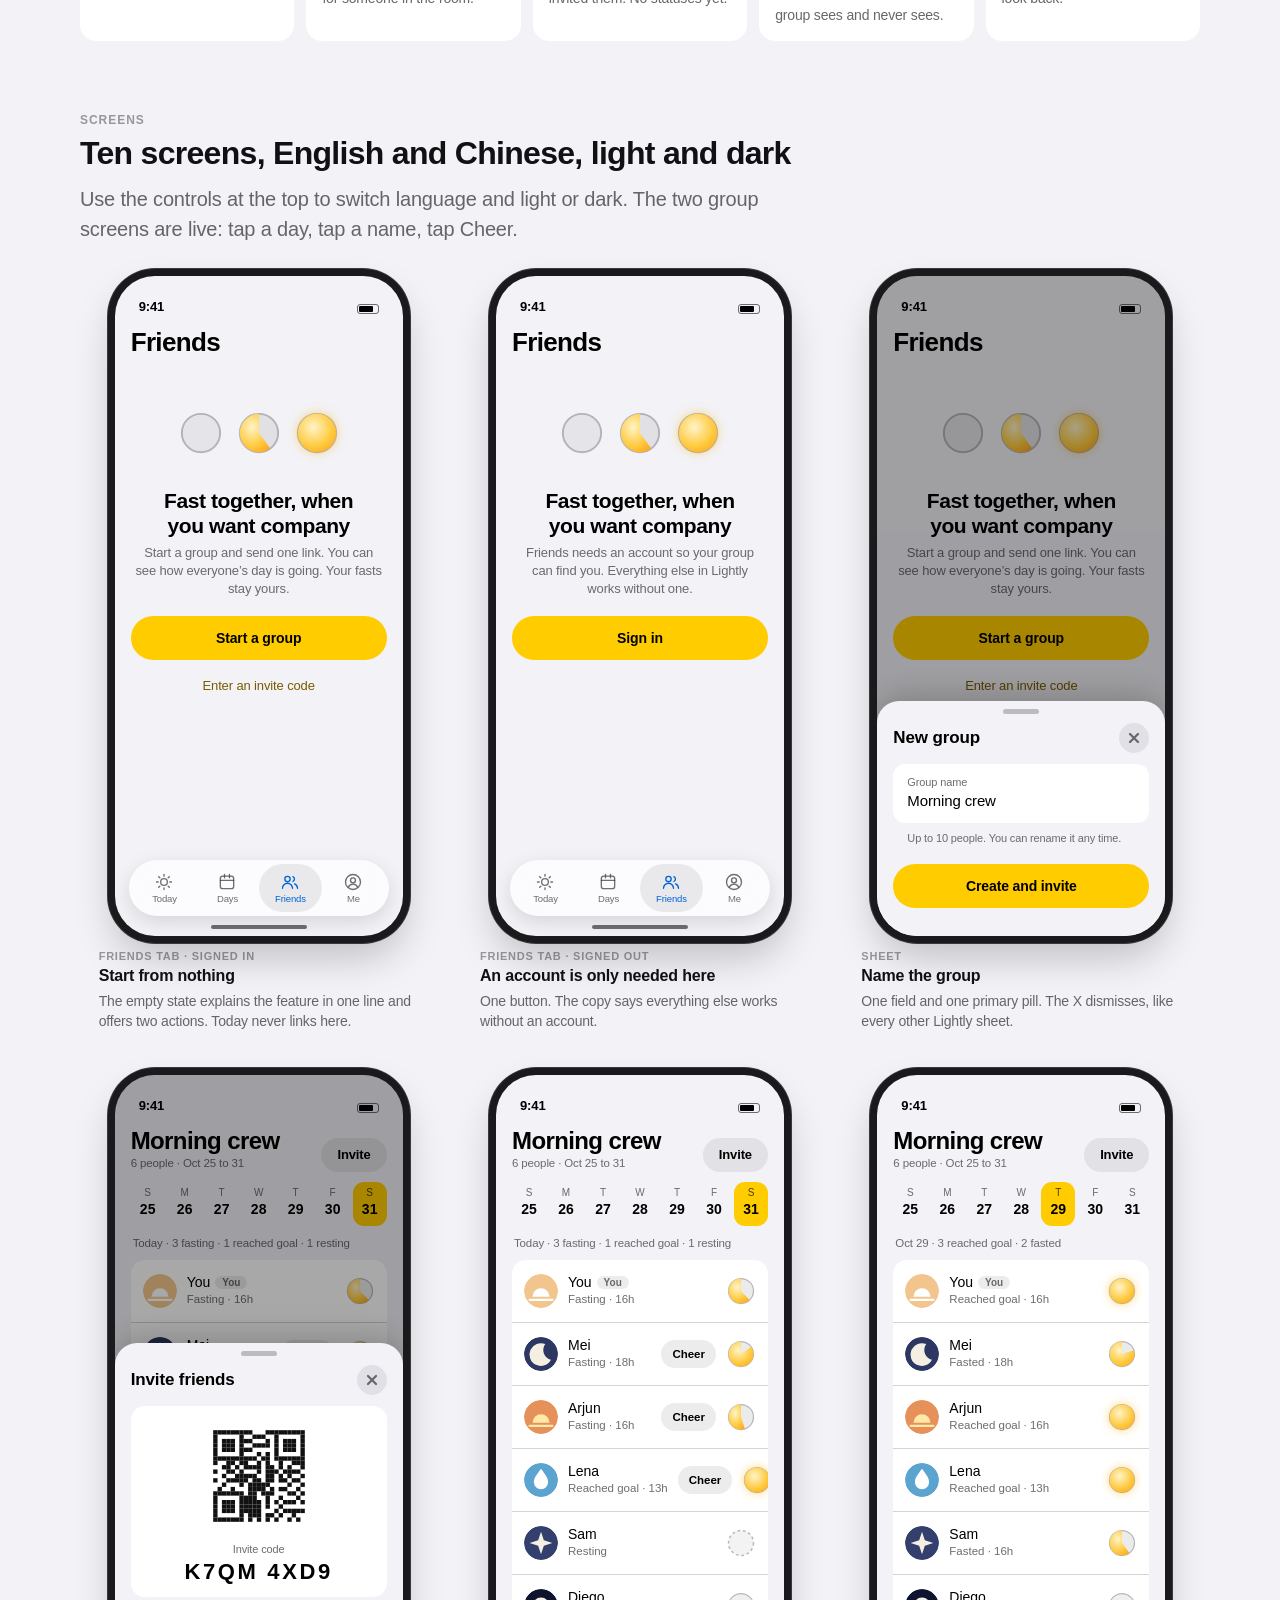
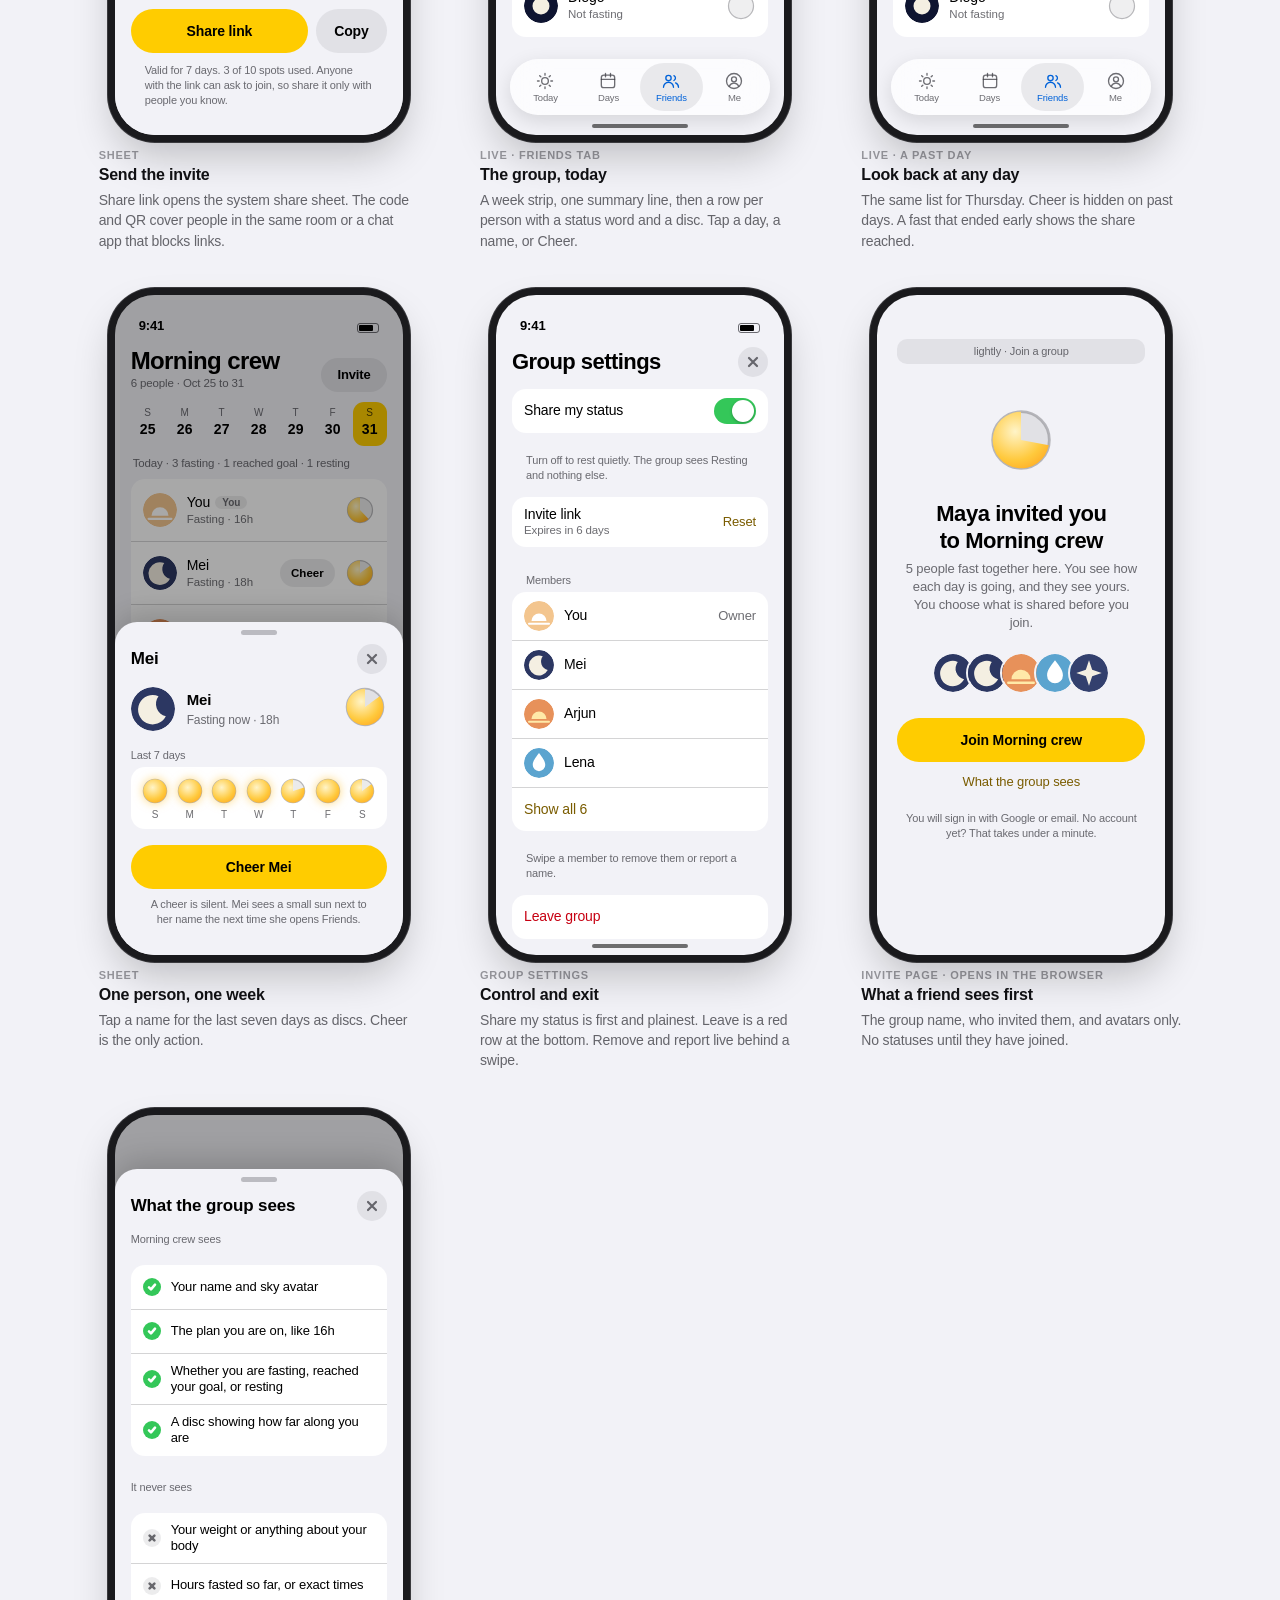
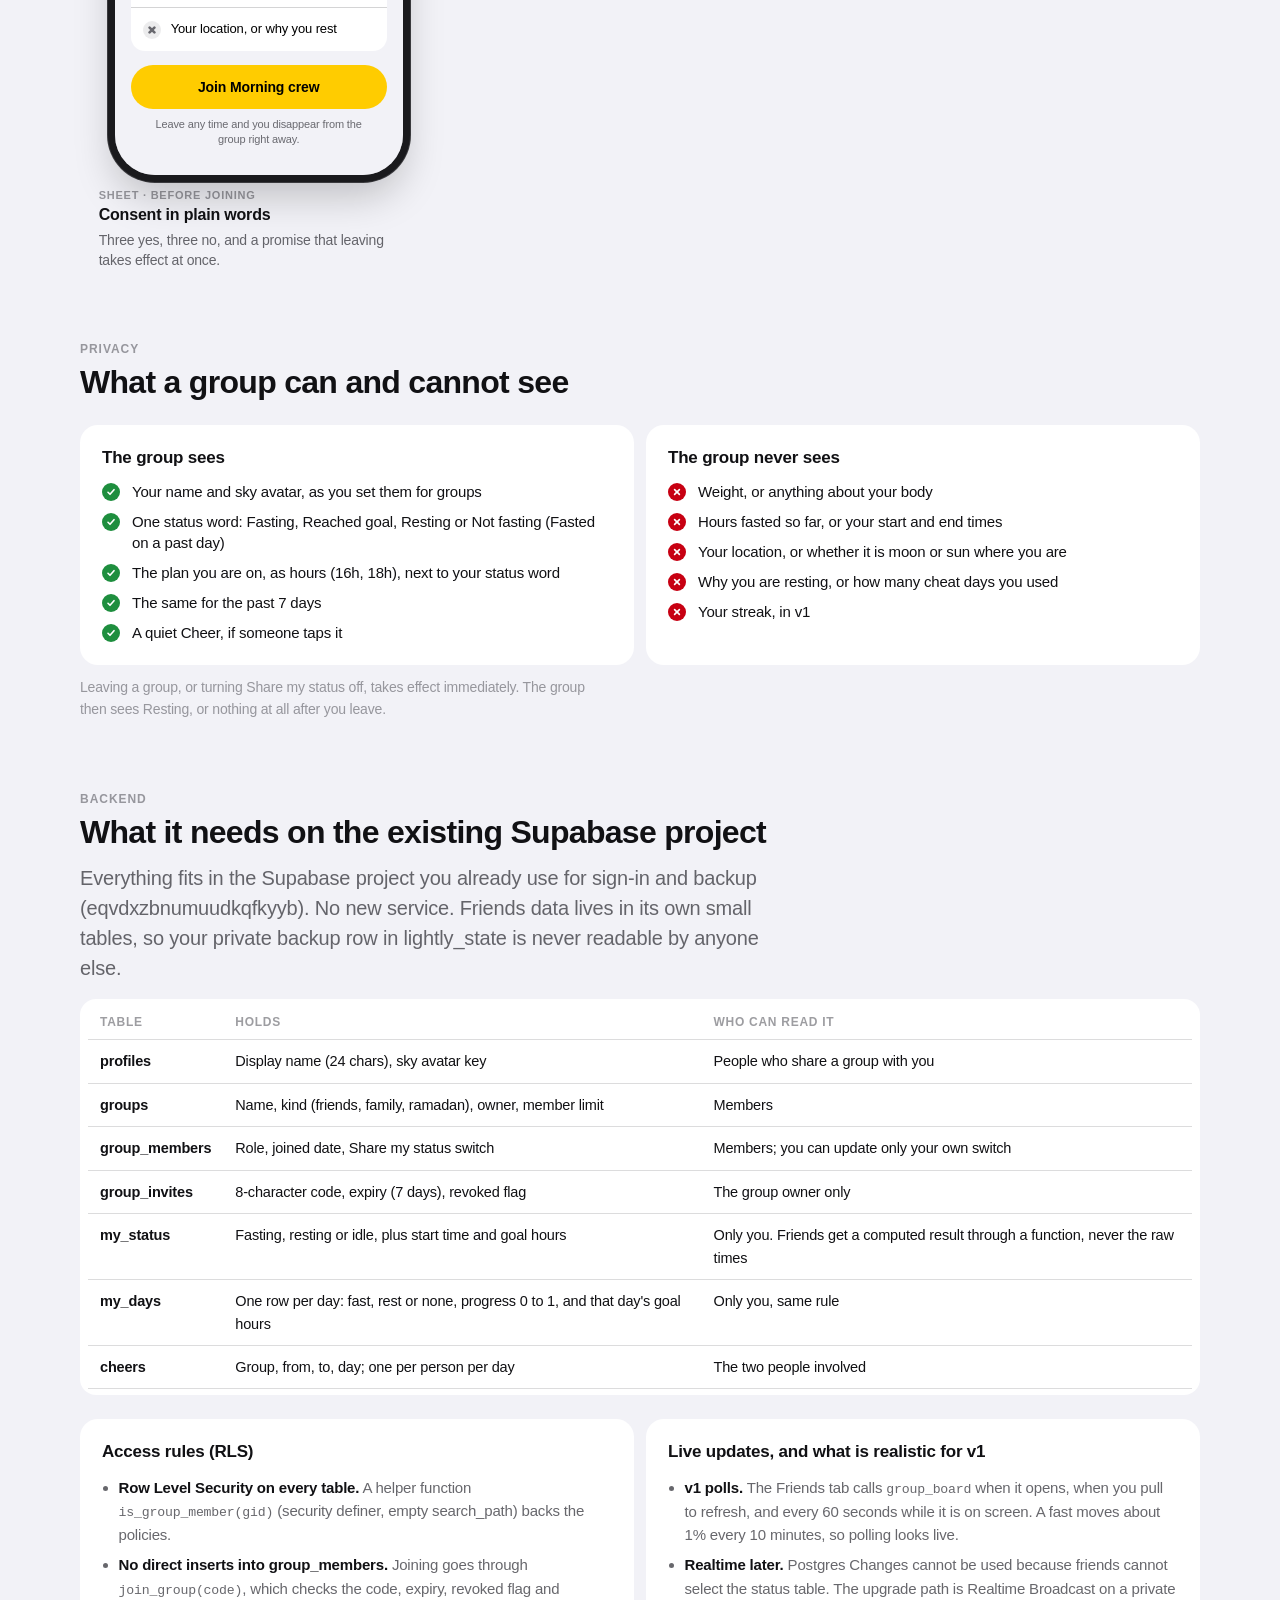
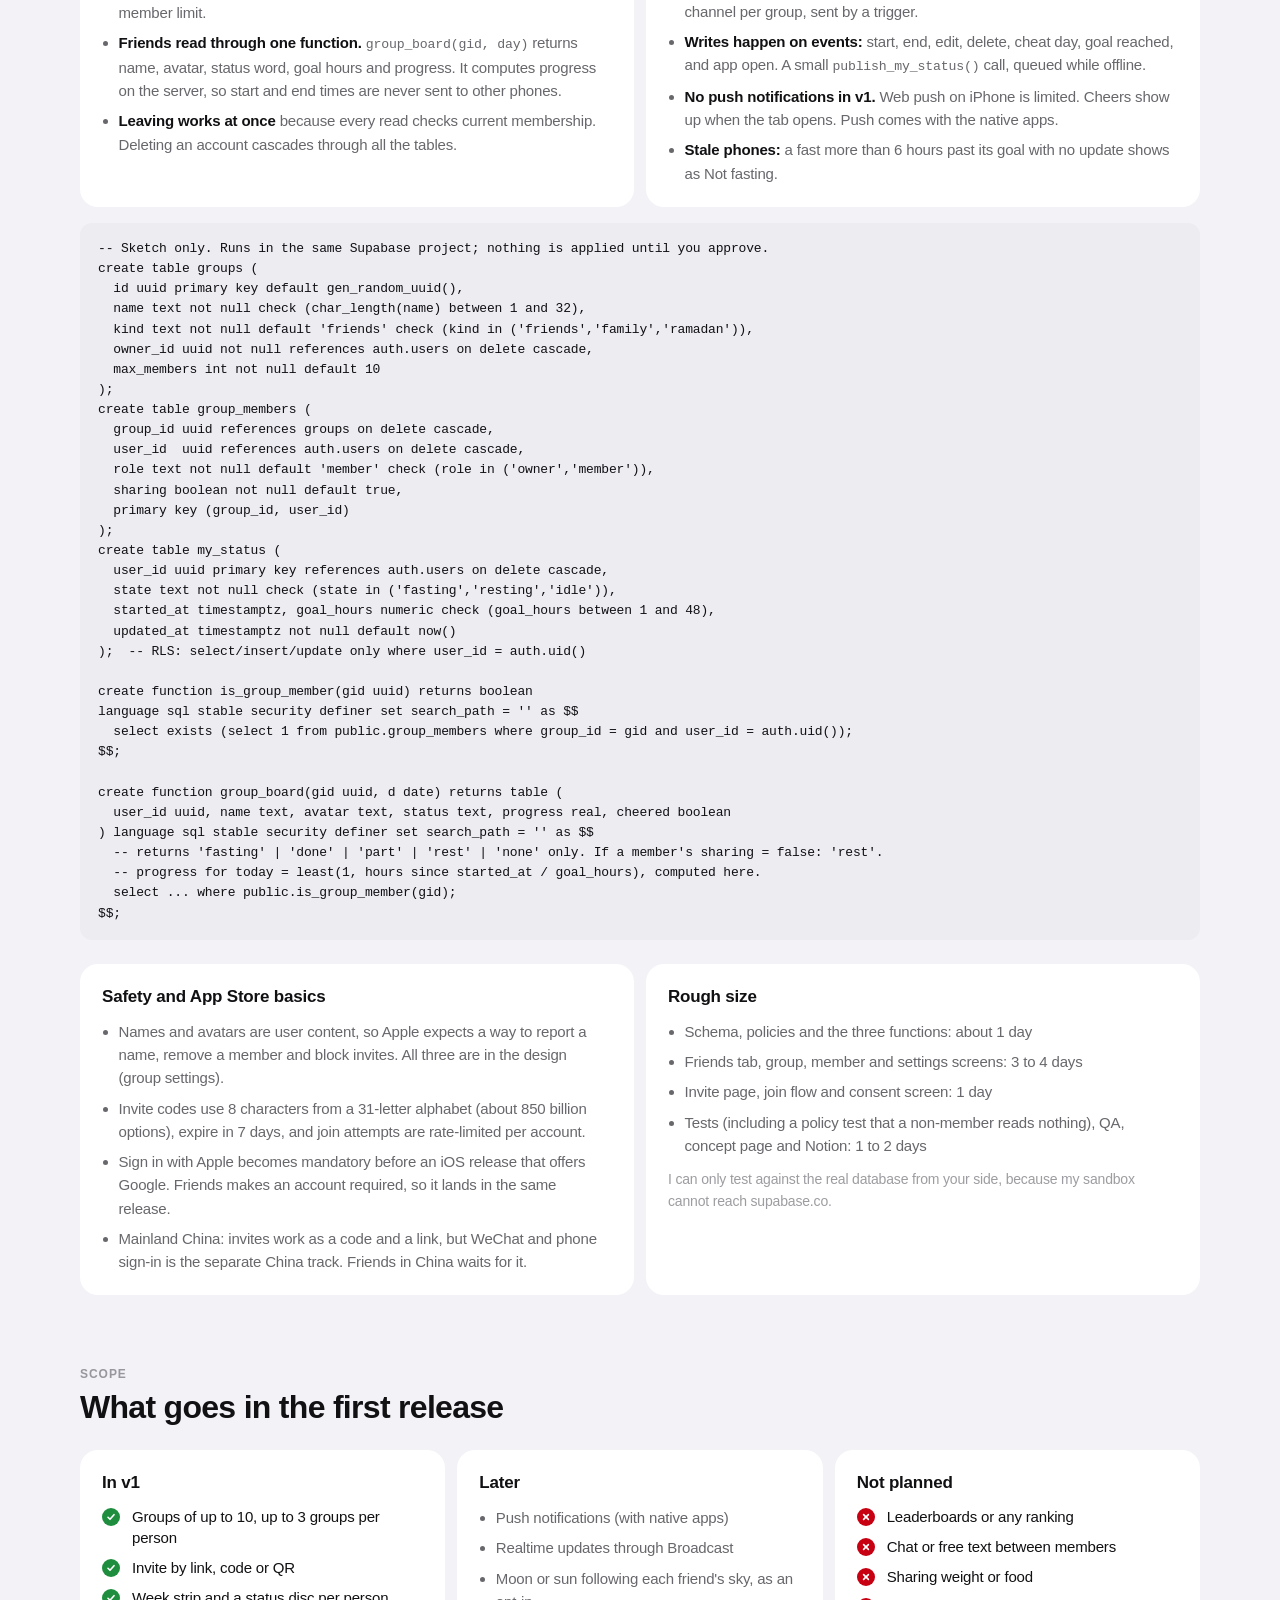
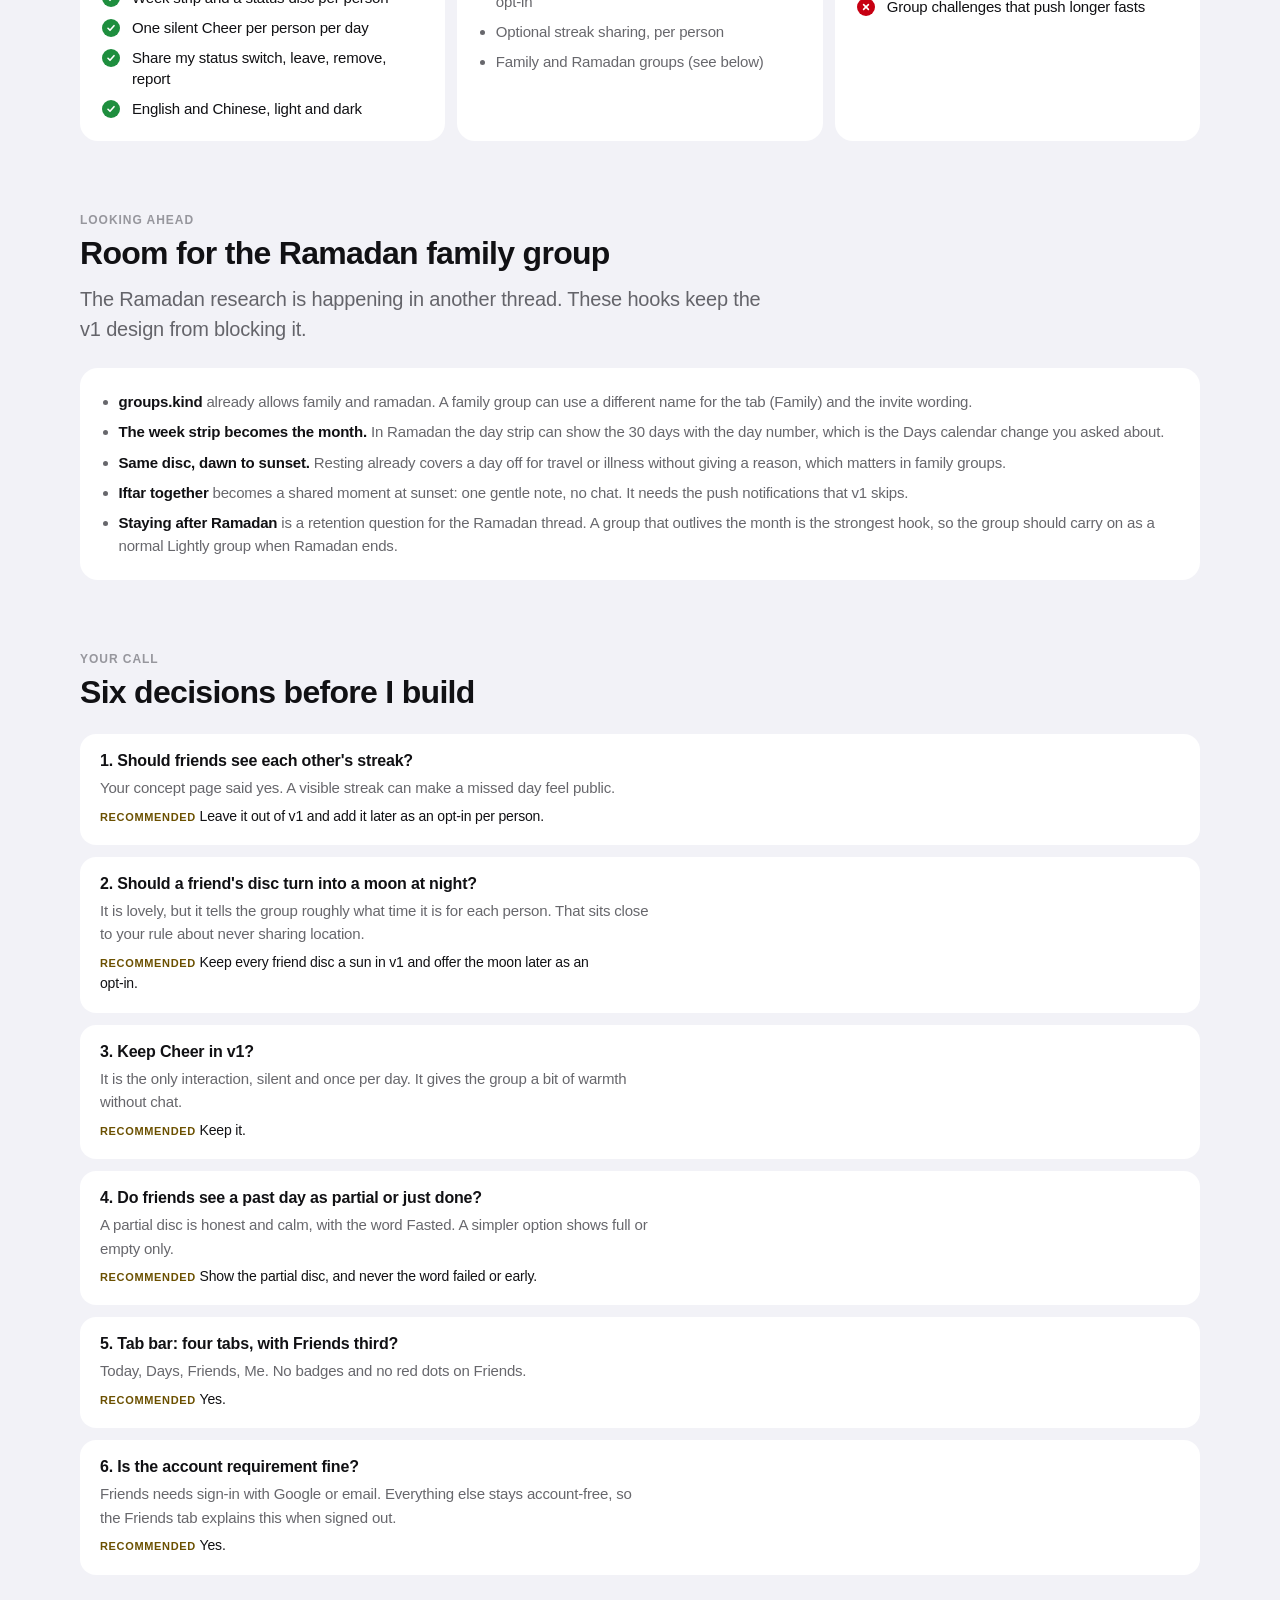
<file: docs/friends/friends-design.html>
<!doctype html><html><head><meta charset=utf8><meta name=viewport content="width=device-width,initial-scale=1,viewport-fit=cover"><style>:root{color-scheme:light;box-sizing:border-box;padding-top:env(safe-area-inset-top,0px);padding-bottom:env(safe-area-inset-bottom,0px)}html{scroll-padding-top:env(safe-area-inset-top,0px)}body{margin:0;padding:0;font:14px -apple-system,BlinkMacSystemFont,sans-serif;background:#fff;color:#000}img{max-width:100%}[hidden]:not([hidden=until-found i]){display:none!important}</style></head><body>
<title>Lightly Friends Design</title>
<meta name="claude:viewport-fit-sides" content="cover">
<style>
/* Layout: one calm reading column for the document, then a wrapping grid of phone mockups that use the app's own tokens.
   Page tokens follow the Lightly app (Apple look, system fonts, warm yellow tint). Phone tokens are scoped to .phone and switch with the Screens control. */
:root{
  --bg:#F2F2F7; --surface:#FFFFFF; --ink:#111114; --ink-2:rgba(60,60,67,.78); --ink-3:rgba(60,60,67,.5);
  --line:rgba(60,60,67,.18); --fill:rgba(120,120,128,.12); --tint:#FFCC00; --on-tint:#000; --link:#6B5000; --good:#1E8E3E; --bad:#C70012;
  --code-bg:#ECECF1;
  --font:-apple-system,BlinkMacSystemFont,'SF Pro Text','Inter','Helvetica Neue','PingFang SC','Noto Sans SC',sans-serif;
  --font-d:-apple-system,BlinkMacSystemFont,'SF Pro Display','Inter','Helvetica Neue','PingFang SC','Noto Sans SC',sans-serif;
  --mono:ui-monospace,'SF Mono',Menlo,Consolas,monospace;
}
@media (prefers-color-scheme:dark){:root:not([data-theme="light"]){color-scheme:dark;
  --bg:#000; --surface:#1C1C1E; --ink:#F5F5F7; --ink-2:rgba(235,235,245,.72); --ink-3:rgba(235,235,245,.45);
  --line:rgba(84,84,88,.65); --fill:rgba(118,118,128,.24); --tint:#FFD60A; --link:#FFD60A; --good:#30D158; --bad:#FF453A; --code-bg:#161618}}
:root[data-theme="dark"]{color-scheme:dark;
  --bg:#000; --surface:#1C1C1E; --ink:#F5F5F7; --ink-2:rgba(235,235,245,.72); --ink-3:rgba(235,235,245,.45);
  --line:rgba(84,84,88,.65); --fill:rgba(118,118,128,.24); --tint:#FFD60A; --link:#FFD60A; --good:#30D158; --bad:#FF453A; --code-bg:#161618}

*{box-sizing:border-box}
html{-webkit-text-size-adjust:100%}
body{margin:0;background:var(--bg);color:var(--ink);font:400 16px/1.55 var(--font);letter-spacing:-.011em;-webkit-font-smoothing:antialiased;
  padding-left:max(16px,env(safe-area-inset-left,0px));padding-right:max(16px,env(safe-area-inset-right,0px));padding-block:0 72px}
html:lang(zh-Hans) body{letter-spacing:0}
body::before{content:"";position:fixed;inset:0 0 auto;height:env(safe-area-inset-top,0px);z-index:30;background:var(--bg)}
.wrap{max-width:1120px;margin:0 auto}
h1,h2,h3,p{margin:0}
h1{font:700 clamp(34px,5.4vw,56px)/1.05 var(--font-d);letter-spacing:-.03em;text-wrap:balance}
h2{font:700 clamp(24px,3vw,32px)/1.15 var(--font-d);letter-spacing:-.022em;text-wrap:balance}
h3{font:600 17px/1.3 var(--font-d);letter-spacing:-.012em}
.lede{font-size:clamp(17px,1.6vw,20px);line-height:1.5;color:var(--ink-2);max-width:62ch}
p{max-width:66ch}
.small{font-size:14px;color:var(--ink-2)}
.eyebrow{font:600 12px var(--font);text-transform:uppercase;letter-spacing:.08em;color:var(--ink-3)}
html:lang(zh-Hans) .eyebrow{text-transform:none;letter-spacing:.02em}
code,.mono{font-family:var(--mono);font-size:.88em}
section{padding-top:72px}

/* sticky controls */
.bar{position:sticky;top:env(safe-area-inset-top,0px);z-index:40;display:flex;flex-wrap:wrap;gap:8px 20px;align-items:center;justify-content:space-between;padding:10px 0;background:var(--bg);border-bottom:.5px solid var(--line)}
.bar .name{font:600 15px var(--font-d)}
.ctl{display:flex;gap:16px;flex-wrap:wrap;align-items:center}
.seg{display:inline-flex;background:var(--fill);border-radius:9px;padding:2px}
.seg button{border:0;background:transparent;color:var(--ink);font:500 13px var(--font);padding:6px 14px;border-radius:7px;min-height:30px;cursor:pointer}
.seg button[aria-pressed="true"]{background:var(--surface);box-shadow:0 1px 3px rgba(0,0,0,.18)}
.seg button:focus-visible,.pill:focus-visible{outline:2px solid var(--tint);outline-offset:2px}
.lab{font-size:12px;color:var(--ink-3);margin-right:6px}

/* hero */
.hero{padding-top:64px;display:grid;gap:20px}
.status{display:inline-flex;align-items:center;gap:8px;font:500 13px var(--font);color:var(--ink-2);background:var(--fill);border-radius:999px;padding:5px 12px;width:max-content;max-width:100%}
.status i{width:8px;height:8px;border-radius:50%;background:var(--tint);flex:none}

/* principles */
.grid2{display:grid;grid-template-columns:repeat(auto-fit,minmax(min(100%,300px),1fr));gap:28px 40px;margin-top:28px}
.grid2 h3{margin-bottom:6px}
.grid2 p{color:var(--ink-2);font-size:15.5px}

/* legend */
.legend{display:grid;grid-template-columns:repeat(auto-fit,minmax(150px,1fr));gap:12px;margin-top:28px}
.lg{background:var(--surface);border-radius:16px;padding:18px 14px 16px;display:grid;gap:10px;justify-items:center;text-align:center}
.lg svg{width:56px;height:56px}
.lg b{font:600 15px var(--font)}
.lg span{font-size:13px;color:var(--ink-2);line-height:1.35}
.glow{filter:drop-shadow(0 0 5px rgba(255,190,40,.6))}
.row-demo{display:flex;align-items:center;gap:14px;margin-top:24px;flex-wrap:wrap}
.row-demo svg{width:30px;height:30px}

/* flow */
.flow{list-style:none;margin:28px 0 0;padding:0;display:grid;grid-template-columns:repeat(auto-fit,minmax(min(100%,190px),1fr));gap:12px;counter-reset:s}
.flow li{counter-increment:s;background:var(--surface);border-radius:16px;padding:16px;display:grid;gap:6px;align-content:start}
.flow li::before{content:counter(s);width:26px;height:26px;border-radius:50%;background:var(--tint);color:var(--on-tint);font:700 13px/26px var(--font);text-align:center}
.flow b{font:600 15px var(--font)}
.flow span{font-size:14px;color:var(--ink-2);line-height:1.4}

/* phones */
.shots{display:grid;grid-template-columns:repeat(auto-fill,minmax(300px,1fr));gap:44px 24px;margin-top:32px;justify-items:center}
.shot{display:grid;gap:14px;width:100%;max-width:320px;justify-items:center;align-content:start}
.cap{width:100%;display:grid;gap:4px}
.cap h3{font-size:16px}
.cap p{font-size:14px;color:var(--ink-2);line-height:1.45}
.cap .tag{font:600 11px var(--font);color:var(--ink-3);text-transform:uppercase;letter-spacing:.07em}
html:lang(zh-Hans) .cap .tag{text-transform:none;letter-spacing:.02em}

.phone{--p-bg:#F2F2F7;--p-card:#fff;--p-label:#000;--p-2:rgba(60,60,67,.75);--p-3:rgba(60,60,67,.3);--p-sep:rgba(60,60,67,.22);--p-fill:rgba(120,120,128,.14);--p-tint:#FFCC00;--p-link:#7A5C00;--p-blue:#0062D9;--p-red:#C70012;--p-glass:rgba(255,255,255,.72);--p-sheet:#F2F2F7;--p-ring:rgba(142,142,147,.6);
  position:relative;width:288px;height:660px;border-radius:40px;background:var(--p-bg);color:var(--p-label);overflow:hidden;font:400 13px/1.38 var(--font);letter-spacing:-.01em;box-shadow:0 0 0 7px #1a1a1d,0 0 0 8px #3a3a3e,0 20px 40px rgba(0,0,0,.22);isolation:isolate}
.phone[data-mode="dark"]{--p-bg:#000;--p-card:#1C1C1E;--p-label:#fff;--p-2:rgba(235,235,245,.62);--p-3:rgba(235,235,245,.3);--p-sep:rgba(84,84,88,.6);--p-fill:rgba(118,118,128,.28);--p-tint:#FFD60A;--p-link:#FFD60A;--p-blue:#0A84FF;--p-red:#FF453A;--p-glass:rgba(44,44,46,.72);--p-sheet:#1C1C1E;--p-ring:rgba(174,174,178,.55)}
.phone *{box-sizing:border-box}
html:lang(zh-Hans) .phone{letter-spacing:0}
.sb{height:44px;display:flex;justify-content:space-between;align-items:flex-end;padding:0 24px 6px;font:600 13px var(--font);position:relative;z-index:2}
.sb i{display:inline-block;width:22px;height:10px;border-radius:3px;border:1px solid var(--p-2);position:relative}
.sb i::after{content:"";position:absolute;inset:1px 5px 1px 1px;background:var(--p-label);border-radius:1px}
.scr{position:absolute;inset:44px 0 0;overflow:hidden;padding:0 16px 92px}
.ttl{font:700 26px/1.15 var(--font-d);letter-spacing:-.025em;margin:8px 0 12px}
html:lang(zh-Hans) .ttl{letter-spacing:0}
.tabs{position:absolute;left:14px;right:14px;bottom:20px;height:56px;border-radius:28px;background:var(--p-glass);backdrop-filter:blur(18px) saturate(1.6);-webkit-backdrop-filter:blur(18px) saturate(1.6);box-shadow:0 6px 20px rgba(0,0,0,.12);display:grid;grid-template-columns:repeat(4,1fr);padding:4px;z-index:3}
.tabs div{display:grid;justify-items:center;align-content:center;gap:1px;border-radius:24px;font:500 9.5px var(--font);color:var(--p-2)}
.tabs div svg{width:20px;height:20px;fill:none;stroke:currentColor;stroke-width:1.6;stroke-linecap:round;stroke-linejoin:round}
.tabs div.on{background:var(--p-fill);color:var(--p-blue)}
.hi{position:absolute;left:50%;bottom:7px;width:96px;height:4px;margin-left:-48px;border-radius:2px;background:var(--p-label);opacity:.55;z-index:3}
.card{background:var(--p-card);border-radius:14px;overflow:hidden}
.card+.card,.card+.foot,.foot+.card{margin-top:14px}
.foot{font-size:11px;color:var(--p-2);padding:6px 14px 0;line-height:1.35}
.r{display:flex;align-items:center;gap:10px;padding:9px 12px;min-height:44px}
.r+.r{border-top:.5px solid var(--p-sep)}
.r .t{flex:1;min-width:0}
.r b{font-weight:500;font-size:14px;display:block;line-height:1.25}
.r .s{font-size:11.5px;color:var(--p-2);display:block;line-height:1.3;white-space:nowrap}
.r .end{font-size:13px;color:var(--p-2);white-space:nowrap}
.r.red b{color:var(--p-red);font-weight:400}
.disc{width:30px;height:30px;flex:none}
.av{width:34px;height:34px;flex:none;border-radius:50%}
.btn{display:grid;place-items:center;height:44px;border-radius:22px;background:var(--p-tint);color:#000;font:600 14px var(--font);width:100%;border:0}
.btn.alt{background:var(--p-fill);color:var(--p-label)}
.btn.sm{height:34px;border-radius:17px;font-size:13px;width:auto;padding:0 16px}
.linkb{color:var(--p-link);font:500 13px var(--font);text-align:center;margin-top:12px}
.sw{width:42px;height:26px;border-radius:13px;background:#34C759;position:relative;flex:none}
.sw::after{content:"";position:absolute;top:2px;right:2px;width:22px;height:22px;border-radius:50%;background:#fff;box-shadow:0 1px 3px rgba(0,0,0,.3)}
.sw.off{background:var(--p-fill)}.sw.off::after{right:auto;left:2px}
.dim{position:absolute;inset:0;background:rgba(0,0,0,.34);z-index:4}
.sheet{position:absolute;left:0;right:0;bottom:0;background:var(--p-sheet);border-radius:22px 22px 0 0;padding:8px 16px 28px;z-index:5;box-shadow:0 -8px 30px rgba(0,0,0,.18)}
.sheet::before{content:"";display:block;width:36px;height:5px;border-radius:3px;background:var(--p-3);margin:0 auto 8px}
.sh-t{display:flex;align-items:center;justify-content:space-between;margin-bottom:10px;min-height:32px}
.sh-t h4{margin:0;font:700 17px var(--font-d)}
.xb{width:30px;height:30px;border-radius:50%;background:var(--p-fill);display:grid;place-items:center;color:var(--p-2)}
.xb svg{width:12px;height:12px;stroke:currentColor;stroke-width:2.2;fill:none;stroke-linecap:round}
.field{background:var(--p-card);border-radius:12px;padding:11px 14px;font-size:15px}
.field small{display:block;font-size:11px;color:var(--p-2);margin-bottom:1px}

/* group screen */
.gh{display:flex;align-items:flex-end;justify-content:space-between;gap:8px;margin:8px 0 10px}
.gh .ttl{margin:0;font-size:24px}
.gh .sub{font-size:11.5px;color:var(--p-2);margin-top:1px}
.days{display:grid;grid-template-columns:repeat(7,1fr);gap:3px;margin-bottom:10px}
.d{display:grid;justify-items:center;gap:1px;padding:5px 0 6px;border-radius:11px;font-size:10px;color:var(--p-2);border:0;background:transparent;cursor:pointer;min-height:44px}
.d b{font:600 14px var(--font);color:var(--p-label)}
.d[aria-pressed="true"]{background:var(--p-tint);color:rgba(0,0,0,.7)}
.d[aria-pressed="true"] b{color:#000}
.d:focus-visible,.tap:focus-visible{outline:2px solid var(--p-blue);outline-offset:1px}
.sum{font-size:11.5px;color:var(--p-2);padding:0 2px 8px}
.tap{border:0;background:transparent;font:inherit;color:inherit;text-align:left;padding:0;display:flex;align-items:center;gap:10px;width:100%;cursor:pointer;min-height:44px}
.cheer{font:600 11.5px var(--font);color:var(--p-label);background:var(--p-fill);border-radius:999px;padding:5px 11px;border:0;white-space:nowrap;min-height:28px;cursor:pointer}
.cheer[aria-pressed="true"]{background:var(--p-tint);color:#000}
.you{font-size:10px;font-weight:600;color:var(--p-2);background:var(--p-fill);border-radius:999px;padding:1px 7px;margin-left:5px;vertical-align:1px}
.wk{display:grid;grid-template-columns:repeat(7,1fr);gap:2px;margin:12px 0 4px;text-align:center}
.wk div{display:grid;gap:3px;justify-items:center;font-size:10px;color:var(--p-2)}
.wk svg{width:28px;height:28px}
.hero-p{display:grid;justify-items:center;text-align:center;gap:6px;padding-top:6px}
.hero-p h2{font:700 21px/1.2 var(--font-d);letter-spacing:-.02em;margin:10px 4px 0}
.hero-p p{font-size:13px;color:var(--p-2);margin:0 4px 12px;max-width:none}
.trio{display:flex;gap:12px;align-items:center;justify-content:center;margin-top:34px}
.trio svg{width:46px;height:46px}
.qr{width:112px;height:112px;background:#fff;border-radius:10px;padding:8px;margin:0 auto 10px}
.code{font:600 22px var(--font-r,var(--font));letter-spacing:.12em;text-align:center;font-variant-numeric:tabular-nums}
.chk{width:18px;height:18px;border-radius:50%;flex:none;display:grid;place-items:center}
.chk.y{background:#34C759}.chk.n{background:var(--p-fill)}
.chk svg{width:10px;height:10px;stroke-width:2.6;fill:none;stroke-linecap:round;stroke-linejoin:round}
.chk.y svg{stroke:#fff}.chk.n svg{stroke:var(--p-2)}
.lmark{width:64px;height:64px}
.web{padding:0 20px}
.url{margin:0 20px 8px;background:var(--p-fill);border-radius:10px;font-size:11px;text-align:center;padding:5px;color:var(--p-2)}

/* tables and code */
.panel{background:var(--surface);border-radius:18px;padding:22px;margin-top:24px}
.two{display:grid;grid-template-columns:repeat(auto-fit,minmax(min(100%,300px),1fr));gap:12px;margin-top:24px}
.two .panel{margin-top:0}
.panel h3{margin-bottom:12px}
ul.tick{list-style:none;margin:0;padding:0;display:grid;gap:9px;font-size:15px}
ul.tick li{display:grid;grid-template-columns:22px 1fr;gap:8px;align-items:start;line-height:1.4}
ul.tick li::before{content:"";width:18px;height:18px;border-radius:50%;margin-top:2px;background:var(--good) center/10px no-repeat;background-image:url("data:image/svg+xml,%3Csvg xmlns='http://www.w3.org/2000/svg' viewBox='0 0 10 10'%3E%3Cpath d='M2 5.3l2 2 4-4.6' fill='none' stroke='white' stroke-width='1.6' stroke-linecap='round' stroke-linejoin='round'/%3E%3C/svg%3E")}
ul.tick.no li::before{background-color:var(--bad);background-image:url("data:image/svg+xml,%3Csvg xmlns='http://www.w3.org/2000/svg' viewBox='0 0 10 10'%3E%3Cpath d='M2.6 2.6l4.8 4.8M7.4 2.6L2.6 7.4' fill='none' stroke='white' stroke-width='1.6' stroke-linecap='round'/%3E%3C/svg%3E")}
ul.dots{margin:0;padding-left:1.1em;display:grid;gap:7px;font-size:15px;color:var(--ink-2)}
ul.dots b{color:var(--ink);font-weight:600}
.scroll{overflow-x:auto;margin-top:16px;border-radius:12px;background:var(--code-bg)}
pre{margin:0;padding:16px 18px;font:13px/1.55 var(--mono);color:var(--ink);white-space:pre;min-width:max-content}
table{border-collapse:collapse;width:100%;font-size:14.5px;min-width:560px}
th,td{text-align:left;padding:10px 12px;vertical-align:top;border-bottom:.5px solid var(--line)}
th{font:600 12px var(--font);color:var(--ink-3);text-transform:uppercase;letter-spacing:.06em}
html:lang(zh-Hans) th{text-transform:none;letter-spacing:0}
td:first-child{font-weight:600;white-space:nowrap}
.tw{overflow-x:auto;margin-top:16px;background:var(--surface);border-radius:16px;padding:6px 8px}

.dec{list-style:none;margin:24px 0 0;padding:0;display:grid;gap:12px}
.dec li{background:var(--surface);border-radius:16px;padding:18px 20px;display:grid;gap:6px}
.dec b{font:600 16px var(--font-d)}
.dec p{font-size:15px;color:var(--ink-2)}
.dec .rec{font-size:14px;color:var(--ink)}
.dec .rec::before{content:"Recommended  ";font:600 11px var(--font);text-transform:uppercase;letter-spacing:.06em;color:var(--link)}
html:lang(zh-Hans) .dec .rec::before{content:"建议  ";text-transform:none}
.note{font-size:14px;color:var(--ink-3);margin-top:12px}
.zhonly{display:none}
.live{animation:pulse 2.2s ease-in-out infinite}
@keyframes pulse{50%{opacity:.35}}
@media (prefers-reduced-motion:reduce){*{transition:none!important;animation:none!important}}
</style>

<svg width="0" height="0" style="position:absolute" aria-hidden="true" focusable="false"><defs>
<radialGradient id="gSun" cx=".4" cy=".35" r=".85"><stop offset="0" stop-color="#FFF4C8"/><stop offset=".6" stop-color="#FFC93C"/><stop offset="1" stop-color="#FF9F1C"/></radialGradient>
<radialGradient id="gMoon" cx=".35" cy=".3" r=".85"><stop offset="0" stop-color="#FFFFFF"/><stop offset=".6" stop-color="#E6E0D0"/><stop offset="1" stop-color="#C4BBA4"/></radialGradient>
</defs></svg>

<div class="wrap">
<div class="bar">
  <div class="name">Lightly · <span data-l="Friends design|朋友功能设计"></span></div>
  <div class="ctl">
    <div><span class="lab" data-l="Language|语言"></span><span class="seg" role="group" aria-label="Language"><button type="button" data-lang="en" aria-pressed="true">EN</button><button type="button" data-lang="zh" aria-pressed="false">中文</button></span></div>
    <div><span class="lab" data-l="Screens|屏幕"></span><span class="seg" role="group" aria-label="Screens"><button type="button" data-mode="light" aria-pressed="true" data-l="Light|浅色"></button><button type="button" data-mode="dark" aria-pressed="false" data-l="Dark|深色"></button></span></div>
  </div>
</div>

<header class="hero">
  <span class="status"><i></i><span data-l="Design proposal v1 · nothing is built yet, waiting for your OK|设计提案 v1 · 还没有开发，等你确认"></span></span>
  <h1 data-l="Fast together, quietly.|一起断食，安安静静。"></h1>
  <p class="lede" data-l="Friends in Lightly is a small, standard feature. Start a group, send one link, and see how everyone's day is going. Each person shows up as the same moon-and-sun disc that fills on your Today screen.|Lightly 的朋友功能很简单：建一个小组，发一个链接，就能看到大家今天过得怎么样。每个人都用“今天”页面上同一个会逐渐填满的圆盘表示。"></p>
  <p class="small" data-l="How I read your ask: a group you invite people to; once they join you see everyone's status on each day's progress; while someone fasts, their disc fills counter-clockwise like the icons on the concept page. Tapping a day in a week strip shows everyone's disc for that day.|我对你需求的理解：邀请朋友组成小组；加入后，在每一天的进度里看到每个人的状态；有人在断食时，他的圆盘像概念页那样逆时针填满。点一下一周条里的某一天，就能看到那天每个人的圆盘。"></p>
</header>

<section id="principles">
  <p class="eyebrow" data-l="Principles|原则"></p>
  <h2 style="margin-top:8px" data-l="Company, never competition|要陪伴，不要比较"></h2>
  <div class="grid2">
    <div><h3 data-l="Solo stays the main experience|一个人断食仍是主体验"></h3><p data-l="Today never shows a friend or an invite prompt. Friends is the third tab, and the app works fully without an account.|“今天”页面不会出现朋友或邀请提示。“朋友”是第三个标签页，不登录也能完整使用其他功能。"></p></div>
    <div><h3 data-l="Every disc is measured against your own plan|每个圆盘只和自己的计划比"></h3><p data-l="A 13-hour fast and a 20-hour fast both end as a full disc, and each row names the plan (16h, 18h) so nobody reads a full 13h as less. No hours elapsed, no ranking, no streak race.|13 小时和 20 小时的断食，完成时都是满盘，每一行会写出计划（16 小时、18 小时），所以不会有人把 13 小时的满盘当成更少。不显示已断食小时数、排名或连续天数比赛。"></p></div>
    <div><h3 data-l="Nobody is pushed past their plan|没人会被推着超出自己的计划"></h3><p data-l="The disc stops at full. There is no overtime on a friend's row, and no message that says someone is ahead of you.|圆盘满了就停住，朋友那一行不显示超时，也不会有“某某比你快”这种提示。"></p></div>
    <div><h3 data-l="Resting is private and looks calm|休息是私密的，而且显得平静"></h3><p data-l="Cheat day, time off and feeling unwell all show the same dashed ring that says Resting. The reason never leaves the phone.|弹性日、休假和身体不适都显示为同一个“休息中”的虚线圈。原因永远不会离开你的手机。"></p></div>
  </div>
</section>

<section id="icon">
  <p class="eyebrow" data-l="Status icon|状态图标"></p>
  <h2 style="margin-top:8px" data-l="One disc, four states|一个圆盘，四种状态"></h2>
  <p class="lede" style="margin-top:12px" data-l="This is the counter-clockwise wedge from 12 o'clock that you fixed on the concept page. Friends use it at 30 pt on a row and larger in the week strip.|就是你在概念页定下来的、从 12 点起逆时针填充的扇形。朋友行里用 30 pt，周视图里更大。"></p>
  <div class="legend" id="legend"></div>
  <div class="row-demo"><span class="small" data-l="Filling live, as it would on a friend's row:|在朋友那一行里实时填充的样子："></span><svg id="liveDisc" viewBox="-12 -12 24 24" aria-label="Live disc"></svg><span class="small mono" id="liveTxt"></span></div>
</section>

<section id="flow">
  <p class="eyebrow" data-l="Flow|流程"></p>
  <h2 style="margin-top:8px" data-l="From first tap to a full group|从第一次点击到小组成型"></h2>
  <ol class="flow">
    <li><b data-l="Start a group|建一个小组"></b><span data-l="Friends tab, one name, done. Up to 10 people.|在“朋友”页起个名字就行，最多 10 人。"></span></li>
    <li><b data-l="Share the link|发出链接"></b><span data-l="System share sheet, a copyable code, or a QR code for someone in the room.|用系统分享面板、可复制的邀请码，或当面扫二维码。"></span></li>
    <li><b data-l="A friend opens it|朋友打开链接"></b><span data-l="A simple invite page shows the group name and who invited them. No statuses yet.|一个简单的邀请页，只显示小组名和邀请人，看不到任何状态。"></span></li>
    <li><b data-l="They sign in and see what is shared|登录并看清分享内容"></b><span data-l="Google or email, then one screen that lists what the group sees and never sees.|用谷歌或邮箱登录，再看一页“小组能看到什么、永远看不到什么”。"></span></li>
    <li><b data-l="Everyone appears|大家出现在小组里"></b><span data-l="Each row is a name, a status word and a disc. Tap a day to look back.|每一行是名字、一个状态词和一个圆盘。点某一天可以回看。"></span></li>
  </ol>
</section>

<section id="screens">
  <p class="eyebrow" data-l="Screens|屏幕"></p>
  <h2 style="margin-top:8px" data-l="Ten screens, English and Chinese, light and dark|十个屏幕，中英文、浅深色"></h2>
  <p class="lede" style="margin-top:12px" data-l="Use the controls at the top to switch language and light or dark. The two group screens are live: tap a day, tap a name, tap Cheer.|用顶部的控件切换语言和浅色、深色。两个小组屏幕是可操作的：点某一天、点某个人、点“加油”。"></p>
  <div class="shots" id="shots"></div>
</section>

<section id="privacy">
  <p class="eyebrow" data-l="Privacy|隐私"></p>
  <h2 style="margin-top:8px" data-l="What a group can and cannot see|小组能看到什么，看不到什么"></h2>
  <div class="two">
    <div class="panel"><h3 data-l="The group sees|小组能看到"></h3>
      <ul class="tick">
        <li data-l="Your name and sky avatar, as you set them for groups|你为小组设置的名字和天空头像"></li>
        <li data-l="One status word: Fasting, Reached goal, Resting or Not fasting (Fasted on a past day)|一个状态词：断食中、达成目标、休息中、没有断食（过去的日子是“已断食”）"></li>
        <li data-l="The plan you are on, as hours (16h, 18h), next to your status word|你正在进行的计划，用小时表示（16 小时、18 小时），写在状态词旁边</li><li data-l="A disc showing how far along you are against that plan|一个圆盘，显示你离这个计划的目标还有多远"></li>
        <li data-l="The same for the past 7 days|过去 7 天的同样信息"></li>
        <li data-l="A quiet Cheer, if someone taps it|别人点的一个安静的“加油”"></li>
      </ul></div>
    <div class="panel"><h3 data-l="The group never sees|小组永远看不到"></h3>
      <ul class="tick no">
        <li data-l="Weight, or anything about your body|体重，或任何和身体有关的信息"></li>
        <li data-l="Hours fasted so far, or your start and end times|已经断食了多少小时，或开始和结束时间"></li>
        <li data-l="Your location, or whether it is moon or sun where you are|你的位置，也包括你那里此刻是月亮还是太阳"></li>
        <li data-l="Why you are resting, or how many cheat days you used|你为什么休息，或用了几个弹性日"></li>
        <li data-l="Your streak, in v1|你的连续天数（第一版不显示）"></li>
      </ul></div>
  </div>
  <p class="note" data-l="Leaving a group, or turning Share my status off, takes effect immediately. The group then sees Resting, or nothing at all after you leave.|退出小组，或关掉“分享我的状态”，会立刻生效。关掉后小组看到的是“休息中”，退出后就什么都看不到。"></p>
</section>

<section id="backend">
  <p class="eyebrow" data-l="Backend|后端"></p>
  <h2 style="margin-top:8px" data-l="What it needs on the existing Supabase project|在现有 Supabase 项目上需要什么"></h2>
  <p class="lede" style="margin-top:12px" data-l="Everything fits in the Supabase project you already use for sign-in and backup (eqvdxzbnumuudkqfkyyb). No new service. Friends data lives in its own small tables, so your private backup row in lightly_state is never readable by anyone else.|全部放在你已经用于登录和备份的 Supabase 项目里（eqvdxzbnumuudkqfkyyb），不需要新服务。朋友数据放在单独的小表里，所以别人永远读不到 lightly_state 里你的私人备份。"></p>

  <div class="tw"><table>
    <thead><tr><th data-l="Table|表"></th><th data-l="Holds|内容"></th><th data-l="Who can read it|谁能读"></th></tr></thead>
    <tbody>
      <tr><td>profiles</td><td data-l="Display name (24 chars), sky avatar key|昵称（24 字以内）、天空头像编号"></td><td data-l="People who share a group with you|和你同组的人"></td></tr>
      <tr><td>groups</td><td data-l="Name, kind (friends, family, ramadan), owner, member limit|名称、类型（friends、family、ramadan）、群主、人数上限"></td><td data-l="Members|成员"></td></tr>
      <tr><td>group_members</td><td data-l="Role, joined date, Share my status switch|角色、加入时间、“分享我的状态”开关"></td><td data-l="Members; you can update only your own switch|成员；只能改自己的开关"></td></tr>
      <tr><td>group_invites</td><td data-l="8-character code, expiry (7 days), revoked flag|8 位邀请码、过期时间（7 天）、是否作废"></td><td data-l="The group owner only|仅群主"></td></tr>
      <tr><td>my_status</td><td data-l="Fasting, resting or idle, plus start time and goal hours|断食中、休息或空闲，加开始时间和目标小时数"></td><td data-l="Only you. Friends get a computed result through a function, never the raw times|只有你自己。朋友通过函数拿到计算结果，拿不到原始时间"></td></tr>
      <tr><td>my_days</td><td data-l="One row per day: fast, rest or none, progress 0 to 1, and that day's goal hours|每天一行：断食、休息或没有、0 到 1 的进度，以及当天的目标小时数"></td><td data-l="Only you, same rule|只有你，规则同上"></td></tr>
      <tr><td>cheers</td><td data-l="Group, from, to, day; one per person per day|小组、发送者、接收者、日期；每人每天一个"></td><td data-l="The two people involved|相关的两个人"></td></tr>
    </tbody></table></div>

  <div class="two">
    <div class="panel"><h3 data-l="Access rules (RLS)|访问规则（RLS）"></h3>
      <ul class="dots">
        <li data-l="<b>Row Level Security on every table.</b> A helper function <code>is_group_member(gid)</code> (security definer, empty search_path) backs the policies.|<b>每张表都开启行级安全。</b>用一个辅助函数 <code>is_group_member(gid)</code>（security definer，空 search_path）支撑所有策略。"></li>
        <li data-l="<b>No direct inserts into group_members.</b> Joining goes through <code>join_group(code)</code>, which checks the code, expiry, revoked flag and member limit.|<b>不允许直接写入 group_members。</b>加入必须走 <code>join_group(code)</code>，由它检查邀请码、过期、作废和人数上限。"></li>
        <li data-l="<b>Friends read through one function.</b> <code>group_board(gid, day)</code> returns name, avatar, status word, goal hours and progress. It computes progress on the server, so start and end times are never sent to other phones.|<b>朋友通过一个函数读取。</b><code>group_board(gid, day)</code> 返回名字、头像、状态词、目标小时数和进度。进度在服务器上算出，开始和结束时间不会发到别人手机上。"></li>
        <li data-l="<b>Leaving works at once</b> because every read checks current membership. Deleting an account cascades through all the tables.|<b>退出立刻生效</b>，因为每次读取都检查当前成员关系。删除账号会级联清理所有表。"></li>
      </ul></div>
    <div class="panel"><h3 data-l="Live updates, and what is realistic for v1|实时更新，以及第一版的现实做法"></h3>
      <ul class="dots">
        <li data-l="<b>v1 polls.</b> The Friends tab calls <code>group_board</code> when it opens, when you pull to refresh, and every 60 seconds while it is on screen. A fast moves about 1% every 10 minutes, so polling looks live.|<b>第一版用轮询。</b>“朋友”页打开时、下拉刷新时、停留期间每 60 秒调用一次 <code>group_board</code>。一次断食大约每 10 分钟走 1%，轮询看起来就是实时的。"></li>
        <li data-l="<b>Realtime later.</b> Postgres Changes cannot be used because friends cannot select the status table. The upgrade path is Realtime Broadcast on a private channel per group, sent by a trigger.|<b>实时推送以后做。</b>朋友读不到状态表，所以不能用 Postgres Changes。升级方案是每个小组一个私有的 Broadcast 频道，由触发器发送。"></li>
        <li data-l="<b>Writes happen on events:</b> start, end, edit, delete, cheat day, goal reached, and app open. A small <code>publish_my_status()</code> call, queued while offline.|<b>在事件发生时写入：</b>开始、结束、编辑、删除、弹性日、达到目标、打开应用。一个很小的 <code>publish_my_status()</code> 调用，离线时排队。"></li>
        <li data-l="<b>No push notifications in v1.</b> Web push on iPhone is limited. Cheers show up when the tab opens. Push comes with the native apps.|<b>第一版没有推送通知。</b>iPhone 上的网页推送受限，“加油”在打开页面时显示。推送等原生应用再做。"></li>
        <li data-l="<b>Stale phones:</b> a fast more than 6 hours past its goal with no update shows as Not fasting.|<b>手机很久没同步：</b>超过目标 6 小时仍没有更新的断食，显示为“没有断食”。"></li>
      </ul></div>
  </div>

  <div class="scroll" role="region" aria-label="SQL sketch" tabindex="0"><pre>-- Sketch only. Runs in the same Supabase project; nothing is applied until you approve.
create table groups (
  id uuid primary key default gen_random_uuid(),
  name text not null check (char_length(name) between 1 and 32),
  kind text not null default 'friends' check (kind in ('friends','family','ramadan')),
  owner_id uuid not null references auth.users on delete cascade,
  max_members int not null default 10
);
create table group_members (
  group_id uuid references groups on delete cascade,
  user_id  uuid references auth.users on delete cascade,
  role text not null default 'member' check (role in ('owner','member')),
  sharing boolean not null default true,
  primary key (group_id, user_id)
);
create table my_status (
  user_id uuid primary key references auth.users on delete cascade,
  state text not null check (state in ('fasting','resting','idle')),
  started_at timestamptz, goal_hours numeric check (goal_hours between 1 and 48),
  updated_at timestamptz not null default now()
);  -- RLS: select/insert/update only where user_id = auth.uid()

create function is_group_member(gid uuid) returns boolean
language sql stable security definer set search_path = '' as $$
  select exists (select 1 from public.group_members where group_id = gid and user_id = auth.uid());
$$;

create function group_board(gid uuid, d date) returns table (
  user_id uuid, name text, avatar text, status text, progress real, cheered boolean
) language sql stable security definer set search_path = '' as $$
  -- returns 'fasting' | 'done' | 'part' | 'rest' | 'none' only. If a member's sharing = false: 'rest'.
  -- progress for today = least(1, hours since started_at / goal_hours), computed here.
  select ... where public.is_group_member(gid);
$$;</pre></div>

  <div class="two">
    <div class="panel"><h3 data-l="Safety and App Store basics|安全和应用商店要求"></h3>
      <ul class="dots">
        <li data-l="Names and avatars are user content, so Apple expects a way to report a name, remove a member and block invites. All three are in the design (group settings).|名字和头像属于用户内容，苹果要求能举报名字、移除成员、屏蔽邀请，设计里都有（小组设置）。"></li>
        <li data-l="Invite codes use 8 characters from a 31-letter alphabet (about 850 billion options), expire in 7 days, and join attempts are rate-limited per account.|邀请码是 8 位、31 个字符的字母表（约 8500 亿种），7 天过期，加入尝试按账号限速。"></li>
        <li data-l="Sign in with Apple becomes mandatory before an iOS release that offers Google. Friends makes an account required, so it lands in the same release.|在 iOS 上提供谷歌登录前必须有“通过 Apple 登录”。朋友功能要求账号，所以会在同一个版本里做。"></li>
        <li data-l="Mainland China: invites work as a code and a link, but WeChat and phone sign-in is the separate China track. Friends in China waits for it.|中国大陆：邀请可以用邀请码和链接，但微信和手机号登录属于单独的中国版本。大陆的朋友功能要等它。"></li>
      </ul></div>
    <div class="panel"><h3 data-l="Rough size|大致工作量"></h3>
      <ul class="dots">
        <li data-l="Schema, policies and the three functions: about 1 day|表结构、策略和三个函数：约 1 天"></li>
        <li data-l="Friends tab, group, member and settings screens: 3 to 4 days|“朋友”页、小组、成员和设置屏幕：3 到 4 天"></li>
        <li data-l="Invite page, join flow and consent screen: 1 day|邀请页、加入流程和授权页：1 天"></li>
        <li data-l="Tests (including a policy test that a non-member reads nothing), QA, concept page and Notion: 1 to 2 days|测试（包含“非成员读不到任何数据”的策略测试）、质检、概念页和 Notion：1 到 2 天"></li>
      </ul>
      <p class="note" data-l="I can only test against the real database from your side, because my sandbox cannot reach supabase.co.|我的沙箱连不上 supabase.co，所以和真实数据库联调需要在你那边测试。"></p></div>
  </div>
</section>

<section id="scope">
  <p class="eyebrow" data-l="Scope|范围"></p>
  <h2 style="margin-top:8px" data-l="What goes in the first release|第一版包含什么"></h2>
  <div class="two">
    <div class="panel"><h3 data-l="In v1|第一版做"></h3>
      <ul class="tick">
        <li data-l="Groups of up to 10, up to 3 groups per person|最多 10 人的小组，每人最多 3 个|"></li>
        <li data-l="Invite by link, code or QR|用链接、邀请码或二维码邀请"></li>
        <li data-l="Week strip and a status disc per person|一周条，加每人一个状态圆盘"></li>
        <li data-l="One silent Cheer per person per day|每人每天一个静音“加油”"></li>
        <li data-l="Share my status switch, leave, remove, report|“分享我的状态”开关、退出、移除、举报"></li>
        <li data-l="English and Chinese, light and dark|中英文、浅深色"></li>
      </ul></div>
    <div class="panel"><h3 data-l="Later|以后再做"></h3>
      <ul class="dots">
        <li data-l="Push notifications (with native apps)|推送通知（等原生应用）"></li>
        <li data-l="Realtime updates through Broadcast|通过 Broadcast 的实时更新"></li>
        <li data-l="Moon or sun following each friend's sky, as an opt-in|圆盘随每个朋友所在的天空变成月亮或太阳（可选开启）"></li>
        <li data-l="Optional streak sharing, per person|可选的连续天数分享，由个人决定"></li>
        <li data-l="Family and Ramadan groups (see below)|家人和斋月小组（见下）"></li>
      </ul></div>
    <div class="panel"><h3 data-l="Not planned|不打算做"></h3>
      <ul class="tick no">
        <li data-l="Leaderboards or any ranking|排行榜或任何排名"></li>
        <li data-l="Chat or free text between members|成员之间的聊天或自由文字"></li>
        <li data-l="Sharing weight or food|分享体重或食物"></li>
        <li data-l="Group challenges that push longer fasts|鼓励更长断食的小组挑战"></li>
      </ul></div>
  </div>
</section>

<section id="ramadan">
  <p class="eyebrow" data-l="Looking ahead|往后看"></p>
  <h2 style="margin-top:8px" data-l="Room for the Ramadan family group|给斋月家庭小组留好位置"></h2>
  <p class="lede" style="margin-top:12px" data-l="The Ramadan research is happening in another thread. These hooks keep the v1 design from blocking it.|斋月的调研在另一个线程里进行。下面这些预留，保证第一版的设计不会挡住它。"></p>
  <div class="panel"><ul class="dots">
    <li data-l="<b>groups.kind</b> already allows family and ramadan. A family group can use a different name for the tab (Family) and the invite wording.|<b>groups.kind</b> 已经支持 family 和 ramadan。家人小组可以换标签名（家人）和邀请文案。"></li>
    <li data-l="<b>The week strip becomes the month.</b> In Ramadan the day strip can show the 30 days with the day number, which is the Days calendar change you asked about.|<b>一周条换成整月。</b>斋月里这条可以显示 30 天和第几天，对应你说的“日历在斋月模式里要不同”。"></li>
    <li data-l="<b>Same disc, dawn to sunset.</b> Resting already covers a day off for travel or illness without giving a reason, which matters in family groups.|<b>同一个圆盘，从黎明到日落。</b>“休息中”已经能表示出行或生病的一天且不用说明原因，这对家庭小组很重要。"></li>
    <li data-l="<b>Iftar together</b> becomes a shared moment at sunset: one gentle note, no chat. It needs the push notifications that v1 skips.|<b>一起开斋</b>是日落时的共同时刻：一条轻提醒，不聊天。它需要第一版暂时不做的推送。"></li>
    <li data-l="<b>Staying after Ramadan</b> is a retention question for the Ramadan thread. A group that outlives the month is the strongest hook, so the group should carry on as a normal Lightly group when Ramadan ends.|<b>斋月后留住用户</b>是斋月线程要回答的问题。能延续到斋月之后的小组是最强的留存点，所以斋月结束后小组应当自然变成普通的 Lightly 小组。"></li>
  </ul></div>
</section>

<section id="decisions">
  <p class="eyebrow" data-l="Your call|等你决定"></p>
  <h2 style="margin-top:8px" data-l="Six decisions before I build|开发前需要你定的六件事"></h2>
  <ol class="dec">
    <li><b data-l="1. Should friends see each other's streak?|1. 朋友之间要显示连续天数吗？"></b><p data-l="Your concept page said yes. A visible streak can make a missed day feel public.|概念页写的是显示。可见的连续天数可能让漏掉的一天变得很公开。"></p><p class="rec" data-l="Leave it out of v1 and add it later as an opt-in per person.|第一版不做，以后做成每个人自己选择的可选项。"></p></li>
    <li><b data-l="2. Should a friend's disc turn into a moon at night?|2. 朋友的圆盘要在他们那里是夜晚时变成月亮吗？"></b><p data-l="It is lovely, but it tells the group roughly what time it is for each person. That sits close to your rule about never sharing location.|很漂亮，但它会让小组大致知道每个人那边几点，这和你“永远不分享位置”的规则很近。"></p><p class="rec" data-l="Keep every friend disc a sun in v1 and offer the moon later as an opt-in.|第一版所有朋友的圆盘都用太阳，月亮以后做成可选项。"></p></li>
    <li><b data-l="3. Keep Cheer in v1?|3. 第一版保留“加油”吗？"></b><p data-l="It is the only interaction, silent and once per day. It gives the group a bit of warmth without chat.|这是唯一的互动，静音、每天一次，让小组有点温度又不用聊天。"></p><p class="rec" data-l="Keep it.|保留。"></p></li>
    <li><b data-l="4. Do friends see a past day as partial or just done?|4. 过去的日子显示实际完成比例，还是只显示“完成”？"></b><p data-l="A partial disc is honest and calm, with the word Fasted. A simpler option shows full or empty only.|部分圆盘更诚实也更平静，状态词是“已断食”。更简单的做法是只显示满或空。"></p><p class="rec" data-l="Show the partial disc, and never the word failed or early.|显示部分圆盘，绝不出现“失败”或“提前”这样的词。"></p></li>
    <li><b data-l="5. Tab bar: four tabs, with Friends third?|5. 标签栏：四个标签，“朋友”放第三个？"></b><p data-l="Today, Days, Friends, Me. No badges and no red dots on Friends.|今天、日历、朋友、我。“朋友”上没有角标，也没有红点。"></p><p class="rec" data-l="Yes.|是的。"></p></li>
    <li><b data-l="6. Is the account requirement fine?|6. 要求登录账号可以吗？"></b><p data-l="Friends needs sign-in with Google or email. Everything else stays account-free, so the Friends tab explains this when signed out.|朋友功能需要用谷歌或邮箱登录。其他功能仍然不需要账号，所以未登录时“朋友”页会说明这一点。"></p><p class="rec" data-l="Yes.|是的。"></p></li>
  </ol>
</section>
</div>

<script>
(function(){
  var lang='en', mode='light';
  var $=function(s,r){return (r||document).querySelector(s)}, $$=function(s,r){return [].slice.call((r||document).querySelectorAll(s))};
  var L=function(a,b){return lang==='zh'?b:a};

  /* disc: same wedge as the app: counter-clockwise from 12 o'clock */
  function wedge(p,r){ p=Math.min(Math.max(p,0),1); if(p<=.001) return ''; if(p>=.999) return 'M0 '+(-r)+' A'+r+' '+r+' 0 1 0 0 '+r+' A'+r+' '+r+' 0 1 0 0 '+(-r)+'Z';
    var a=p*2*Math.PI, ex=-r*Math.sin(a), ey=-r*Math.cos(a);
    return 'M0 0 L0 '+(-r)+' A'+r+' '+r+' 0 '+(a>Math.PI?1:0)+' 0 '+ex.toFixed(2)+' '+ey.toFixed(2)+'Z'; }
  function discInner(kind,p){
    var ring='var(--ring,rgba(142,142,147,.6))';
    if(kind==='rest') return '<circle r="10" fill="rgba(142,142,147,.1)" stroke="'+ring+'" stroke-width="1.2" stroke-dasharray="2.2 2.2"/>';
    if(kind==='none') return '<circle r="10" fill="rgba(142,142,147,.14)" stroke="'+ring+'" stroke-width="1"/>';
    return '<circle r="10" fill="rgba(142,142,147,.18)" stroke="'+ring+'" stroke-width="1"/><path d="'+wedge(kind==='done'?1:p,10)+'" fill="url(#gSun)"/>'; }
  function disc(kind,p,cls){ return '<svg class="disc '+(cls||'')+(kind==='done'?' glow':'')+'" viewBox="-12 -12 24 24" aria-hidden="true" style="--ring:var(--p-ring,rgba(142,142,147,.6))">'+discInner(kind,p)+'</svg>'; }

  /* avatars */
  var AV={
    you:{bg:'#F3C58E',g:'<path d="M6 16a6 6 0 0 1 12 0z" fill="#fff"/><path d="M4 18.2h16" stroke="#fff" stroke-width="1.6" stroke-linecap="round"/>'},
    mei:{bg:'#2C3762',g:'<path d="M15 5a8 8 0 1 0 4 11 7 7 0 0 1-4-11z" fill="#F4EFE2"/>'},
    arjun:{bg:'#E7915A',g:'<path d="M6 16a6 6 0 0 1 12 0z" fill="#FFE9A8"/><path d="M4 18.2h16" stroke="#FFE9A8" stroke-width="1.6" stroke-linecap="round"/>'},
    sam:{bg:'#33406E',g:'<path d="M12 4l2 6 6 2-6 2-2 6-2-6-6-2 6-2z" fill="#F4EFE2"/>'},
    lena:{bg:'#5BA4CF',g:'<path d="M12 4c3 4 5 6.5 5 9.5a5 5 0 0 1-10 0C7 10.5 9 8 12 4z" fill="#fff"/>'},
    diego:{bg:'#0E1430',g:'<circle cx="12" cy="12" r="6" fill="#F4EFE2"/>'},
    maya:{bg:'#2C3762',g:'<path d="M15 5a8 8 0 1 0 4 11 7 7 0 0 1-4-11z" fill="#F4EFE2"/>'}};
  function av(k,sz){ var a=AV[k]; return '<svg class="av" viewBox="0 0 24 24" aria-hidden="true"'+(sz?' style="width:'+sz+'px;height:'+sz+'px"':'')+'><circle cx="12" cy="12" r="12" fill="'+a.bg+'"/>'+a.g+'</svg>'; }

  var ST={ fasting:['Fasting','断食中'], done:['Reached goal','达成目标'], part:['Fasted','已断食'], rest:['Resting','休息中'], none:['Not fasting','没有断食'] };
  var ST_LONG={ fasting:['Filled by progress, counter-clockwise. Past days show the share reached','按进度逆时针填充。过去的日子显示当时完成的比例'], done:['Full disc, with a soft glow, for the rest of the day','整个白天保持满盘，带一点柔光'], part:['Muted and flat, no dot: the share they reached, settled','暗淡平整、没有圆点：已经定下来的完成比例'], rest:['Cheat day, time off or unwell. Reason hidden','弹性日、休假或不适，原因隐藏'], none:['Empty ring','空圆环'] };

  /* people and week data. d index 0..6 = Sun 25 .. Sat 31 (today) */
  var NAMES={you:['You','你'],mei:['Mei','美琪'],arjun:['Arjun','阿杰'],sam:['Sam','小山'],lena:['Lena','乐乐'],diego:['Diego','大卫'],maya:['Maya','小雅']};
  var ORDER=['you','mei','arjun','lena','sam','diego'];
  var WEEK={ /* [status, progress] */
    you:  [['done',1],['done',1],['part',.7],['done',1],['done',1],['done',1],['fasting',.62]],
    mei:  [['done',1],['done',1],['done',1],['done',1],['part',.8],['done',1],['fasting',.85]],
    arjun:[['none',0],['done',1],['done',1],['rest',0],['done',1],['done',1],['fasting',.55]],
    lena: [['done',1],['done',1],['done',1],['done',1],['done',1],['done',1],['done',1]],
    sam:  [['rest',0],['rest',0],['done',1],['done',1],['part',.6],['done',1],['rest',0]],
    diego:[['none',0],['part',.5],['none',0],['done',1],['none',0],['part',.7],['none',0]]};
  var PLAN={you:16,mei:18,arjun:16,lena:13,sam:16,diego:20};
  function planTx(k){ return PLAN[k]+(lang==='zh'?'小时':'h'); }
  var DOW=[['S','日'],['M','一'],['T','二'],['W','三'],['T','四'],['F','五'],['S','六']];
  var DATES=[25,26,27,28,29,30,31];

  /* icons */
  var IC={
    sun:'<circle cx="12" cy="12" r="4"/><path d="M12 3v2M12 19v2M3 12h2M19 12h2M5.6 5.6l1.4 1.4M17 17l1.4 1.4M5.6 18.4L7 17M17 7l1.4-1.4"/>',
    days:'<rect x="4" y="5" width="16" height="15" rx="3"/><path d="M4 10h16M9 3v4M15 3v4"/>',
    fr:'<circle cx="9" cy="8.5" r="3.2"/><path d="M3 19.5a6 6 0 0 1 12 0"/><path d="M15.5 5.6a3.2 3.2 0 0 1 0 5.8M17.5 14.2a6 6 0 0 1 3.5 5.3"/>',
    me:'<circle cx="12" cy="12" r="9"/><circle cx="12" cy="10" r="3"/><path d="M6.5 18c1.2-2.4 3-3.5 5.5-3.5s4.3 1.1 5.5 3.5"/>'};
  function tabs(on){ var t=[['sun','Today','今天'],['days','Days','日历'],['fr','Friends','朋友'],['me','Me','我']];
    return '<nav class="tabs" aria-hidden="true">'+t.map(function(x,i){return '<div'+(i===on?' class="on"':'')+'><svg viewBox="0 0 24 24">'+IC[x[0]]+'</svg><span>'+L(x[1],x[2])+'</span></div>';}).join('')+'</nav><i class="hi"></i>'; }
  function sb(){ return '<div class="sb"><span>9:41</span><i></i></div>'; }
  function xbtn(){ return '<span class="xb" aria-hidden="true"><svg viewBox="0 0 12 12"><path d="M2 2l8 8M10 2l-8 8"/></svg></span>'; }
  function sheet(title,body){ return '<div class="dim"></div><div class="sheet"><div class="sh-t"><h4>'+title+'</h4>'+xbtn()+'</div>'+body+'</div>'; }
  var CHK='<svg viewBox="0 0 10 10"><path d="M2 5.3l2 2 4-4.6"/></svg>', CRS='<svg viewBox="0 0 10 10"><path d="M2.6 2.6l4.8 4.8M7.4 2.6L2.6 7.4"/></svg>';

  /* ---------- screens ---------- */
  function sEmpty(signedOut){
    return sb()+'<div class="scr"><div class="ttl">'+L('Friends','朋友')+'</div><div class="hero-p"><div class="trio">'+disc('none',0)+disc('fasting',.6)+disc('done',1)+'</div>'+
      '<h2 style="margin-top:26px">'+L('Fast together, when you want company','想要人陪时，一起断食')+'</h2>'+
      '<p>'+(signedOut?L('Friends needs an account so your group can find you. Everything else in Lightly works without one.','朋友功能需要账号，这样小组才能找到你。轻伴的其他功能不用账号也能用。'):L('Start a group and send one link. You can see how everyone’s day is going. Your fasts stay yours.','建一个小组，发一个链接，就能看到大家今天过得怎么样。你的断食数据仍然只属于你。'))+'</p>'+
      '<div class="btn">'+(signedOut?L('Sign in','登录'):L('Start a group','建一个小组'))+'</div>'+
      (signedOut?'':'<div class="linkb">'+L('Enter an invite code','输入邀请码')+'</div>')+'</div></div>'+tabs(2); }

  function sCreate(){
    return sEmpty(false)+sheet(L('New group','新建小组'),
      '<div class="field"><small>'+L('Group name','小组名称')+'</small>'+L('Morning crew','晨光小组')+'</div>'+
      '<p class="foot" style="padding-top:8px;max-width:none">'+L('Up to 10 people. You can rename it any time.','最多 10 人，随时可以改名。')+'</p>'+
      '<div class="btn" style="margin-top:18px">'+L('Create and invite','创建并邀请')+'</div>'); }

  function qr(){ var n=21,s=7,i,j,o='',h=1234567; function f(x,y){return (x<7&&y<7)||(x>=n-7&&y<7)||(x<7&&y>=n-7);}
    function fin(x,y,ox,oy){var dx=x-ox,dy=y-oy; if(dx<0||dy<0||dx>6||dy>6) return null; return (dx===0||dx===6||dy===0||dy===6||(dx>=2&&dx<=4&&dy>=2&&dy<=4));}
    for(i=0;i<n;i++)for(j=0;j<n;j++){ var v; var a=fin(i,j,0,0),b=fin(i,j,n-7,0),c=fin(i,j,0,n-7);
      if(a!==null||b!==null||c!==null) v=!!(a||b||c); else if(f(i,j)) v=false; else { h=(h*1103515245+12345+i*31+j*17)&0x7fffffff; v=(h>>8)%2===0; }
      if(v) o+='<rect x="'+i+'" y="'+j+'" width="1" height="1"/>'; }
    return '<svg class="qr" viewBox="-.5 -.5 22 22" style="width:112px;height:112px;display:block" aria-label="QR code" fill="#111">'+o+'</svg>'; }
  function sInvite(){
    return sGroup(6,true)+sheet(L('Invite friends','邀请朋友'),
      '<div style="background:var(--p-card);border-radius:14px;padding:14px 12px 12px">'+qr().replace('class="qr"','class="qr" ')+'<div style="text-align:center;font-size:11px;color:var(--p-2);margin-bottom:2px">'+L('Invite code','邀请码')+'</div><div class="code">K7QM 4XD9</div></div>'+
      '<div style="display:grid;grid-template-columns:1fr auto;gap:8px;margin-top:12px"><div class="btn">'+L('Share link','分享链接')+'</div><div class="btn alt" style="width:auto;padding:0 18px">'+L('Copy','复制')+'</div></div>'+
      '<p class="foot" style="padding-top:10px;max-width:none">'+L('Valid for 7 days. 3 of 10 spots used. Anyone with the link can ask to join, so share it only with people you know.','7 天内有效，已用 3 / 10 个名额。拿到链接的人都能加入，请只发给你认识的人。')+'</p>'); }

  /* interactive group screen */
  var inst=0, gstate={};
  function boardFor(day){ return ORDER.map(function(k){ var w=WEEK[k][day]; return {k:k,s:w[0],p:w[1]}; }); }
  function sumLine(b,day){ var c={fasting:0,done:0,rest:0,part:0,none:0}; b.forEach(function(x){c[x.s]++;});
    var parts=[]; if(c.fasting) parts.push(c.fasting+L(' fasting',' 人断食中')); if(c.done) parts.push(c.done+L(' reached goal',' 人达成目标')); if(c.part) parts.push(c.part+L(' fasted',' 人断食过')); if(c.rest) parts.push(c.rest+L(' resting',' 人休息'));
    return parts.join(' · ')||L('Nobody fasted','没有人断食'); }
  function sGroup(day0,inSheet,id){
    id=id||('g'+(inst++)); var st=gstate[id]=gstate[id]||{day:day0,cheer:{}};
    var day=st.day, b=boardFor(day), today=day===6;
    var rows=b.map(function(x){ var me=x.k==='you', nm=NAMES[x.k][lang==='zh'?1:0];
      var sw=ST[x.s][lang==='zh'?1:0]; if(!today&&x.s==='fasting') sw=ST.done[lang==='zh'?1:0]; if(x.s==='fasting'||x.s==='done'||x.s==='part') sw+=' · '+planTx(x.k);
      var ch=(!me&&today&&(x.s==='fasting'||x.s==='done'))?'<button class="cheer" type="button" data-cheer="'+x.k+'" data-id="'+id+'" aria-pressed="'+(!!st.cheer[x.k])+'">'+(st.cheer[x.k]?L('Cheered','已加油'):L('Cheer','加油'))+'</button>':'';
      return '<div class="r"><button class="tap" type="button" data-member="'+x.k+'" data-id="'+id+'" aria-label="'+nm+', '+sw+'">'+av(x.k)+'<span class="t"><b>'+nm+(me?'<span class="you">'+L('You','我')+'</span>':'')+'</b><span class="s">'+sw+'</span></span></button>'+ch+disc(x.s,x.p)+'</div>'; }).join('');
    var strip=DOW.map(function(d,i){ return '<button class="d" type="button" data-day="'+i+'" data-id="'+id+'" aria-pressed="'+(i===day)+'" aria-label="'+DATES[i]+'"><span>'+d[lang==='zh'?1:0]+'</span><b>'+DATES[i]+'</b></button>'; }).join('');
    return sb()+'<div class="scr" data-gid="'+id+'"><div class="gh"><div><div class="ttl">'+L('Morning crew','晨光小组')+'</div><div class="sub">'+L('6 people · Oct 25 to 31','6 人 · 10 月 25 日至 31 日')+'</div></div><div class="btn sm alt" style="min-height:34px">'+L('Invite','邀请')+'</div></div>'+
      '<div class="days" role="group" aria-label="Days">'+strip+'</div>'+
      '<div class="sum">'+(today?L('Today','今天'):L('Oct ','10 月 ')+DATES[day]+(lang==='zh'?' 日':''))+' · '+sumLine(b,day)+'</div>'+
      '<div class="card">'+rows+'</div></div>'+tabs(2); }

  function sMember(){
    var k='mei', nm=NAMES[k][lang==='zh'?1:0];
    var wk=DOW.map(function(d,i){ var w=WEEK[k][i]; return '<div>'+disc(w[0],w[1])+'<span>'+d[lang==='zh'?1:0]+'</span></div>'; }).join('');
    return sGroup(6,true,'m0')+sheet(nm,
      '<div style="display:flex;align-items:center;gap:12px;margin-bottom:4px">'+av(k,44)+'<div><b style="font-size:15px;font-weight:600;display:block">'+nm+'</b><span style="font-size:12px;color:var(--p-2)">'+L('Fasting now · ','正在断食 · ')+planTx(k)+'</span></div><div style="margin-left:auto">'+disc('fasting',.85,'').replace('class="disc','class="disc" style="width:44px;height:44px" data-x="').replace('data-x=" ','')+'</div></div>'+
      '<div class="foot" style="padding:10px 0 0">'+L('Last 7 days','过去 7 天')+'</div><div class="card" style="padding:10px 8px 8px;margin-top:4px"><div class="wk" style="margin:0">'+wk+'</div></div>'+
      '<div class="btn" style="margin-top:16px">'+L('Cheer Mei','给美琪加油')+'</div>'+
      '<p class="foot" style="padding-top:8px;max-width:none;text-align:center">'+L('A cheer is silent. Mei sees a small sun next to her name the next time she opens Friends.','加油是静音的。美琪下次打开“朋友”页时，会在名字旁看到一个小太阳。')+'</p>'); }

  function sSettings(){
    var mem=['you','mei','arjun','lena'].map(function(k,i){ return '<div class="r">'+av(k,30)+'<div class="t"><b>'+NAMES[k][lang==='zh'?1:0]+'</b></div><span class="end">'+(i===0?L('Owner','群主'):'')+'</span></div>'; }).join('');
    return sb()+'<div class="scr" style="overflow:hidden"><div style="display:flex;justify-content:space-between;align-items:center;margin:8px 0 12px"><div class="ttl" style="margin:0;font-size:22px">'+L('Group settings','小组设置')+'</div>'+xbtn()+'</div>'+
      '<div class="card"><div class="r"><div class="t"><b>'+L('Share my status','分享我的状态')+'</b></div><span class="sw" aria-hidden="true"></span></div></div>'+
      '<div class="foot">'+L('Turn off to rest quietly. The group sees Resting and nothing else.','关掉后你安静休息，小组只会看到“休息中”。')+'</div>'+
      '<div class="card"><div class="r"><div class="t"><b>'+L('Invite link','邀请链接')+'</b><span class="s">'+L('Expires in 6 days','6 天后过期')+'</span></div><span class="end" style="color:var(--p-link)">'+L('Reset','重置')+'</span></div></div>'+
      '<div class="foot" style="padding-top:12px">'+L('Members','成员')+'</div>'+
      '<div class="card" style="margin-top:4px">'+mem+'<div class="r"><div class="t"><b style="color:var(--p-link);font-weight:400">'+L('Show all 6','显示全部 6 人')+'</b></div></div></div>'+
      '<div class="foot">'+L('Swipe a member to remove them or report a name.','左滑成员可以移除或举报名字。')+'</div>'+
      '<div class="card" style="margin-top:14px"><div class="r red"><div class="t"><b>'+L('Leave group','退出小组')+'</b></div></div></div></div><i class="hi"></i>'; }

  function sJoin(){
    return '<div style="height:44px"></div><div class="url">lightly · '+L('Join a group','加入小组')+'</div>'+
      '<div class="web" style="text-align:center;padding-top:34px"><svg class="lmark" viewBox="-12 -12 24 24" style="width:68px;height:68px" aria-hidden="true"><circle r="10" fill="rgba(142,142,147,.18)" stroke="rgba(142,142,147,.6)" stroke-width="1"/><path d="'+wedge(.72,10)+'" fill="url(#gSun)"/></svg>'+
      '<h2 style="font:700 22px/1.2 var(--font-d);letter-spacing:-.02em;margin:22px 0 6px">'+L('Maya invited you to Morning crew','小雅邀请你加入晨光小组')+'</h2>'+
      '<p style="font-size:13px;color:var(--p-2);max-width:none;margin:0 6px 20px">'+L('5 people fast together here. You see how each day is going, and they see yours. You choose what is shared before you join.','5 个人在这里一起断食。你能看到每天的情况，他们也能看到你的。加入前由你决定分享什么。')+'</p>'+
      '<div style="display:flex;justify-content:center;margin-bottom:24px">'+['maya','mei','arjun','lena','sam'].map(function(k,i){return '<span style="margin-left:'+(i?'-8px':'0')+';border:2px solid var(--p-bg);border-radius:50%;display:block;line-height:0">'+av(k,38)+'</span>';}).join('')+'</div>'+
      '<div class="btn">'+L('Join Morning crew','加入晨光小组')+'</div><div class="linkb">'+L('What the group sees','小组能看到什么')+'</div>'+
      '<p style="font-size:11px;color:var(--p-2);margin:22px 8px 0;max-width:none">'+L('You will sign in with Google or email. No account yet? That takes under a minute.','你将用谷歌或邮箱登录。还没有账号？一分钟就能建好。')+'</p></div>'; }

  function sConsent(){
    var y=[['Your name and sky avatar','你的名字和天空头像'],['The plan you are on, like 16h','你正在进行的计划，比如 16 小时'],['Whether you are fasting, reached your goal, or resting','你是在断食、已达成目标，还是在休息'],['A disc showing how far along you are','一个显示你进度的圆盘']];
    var n=[['Your weight or anything about your body','你的体重或任何身体信息'],['Hours fasted so far, or exact times','已经断食的小时数或具体时间'],['Your location, or why you rest','你的位置，或你休息的原因']];
    function row(a,yes){return '<div class="r"><span class="chk '+(yes?'y':'n')+'">'+(yes?CHK:CRS)+'</span><div class="t"><b style="font-weight:400;font-size:13px">'+a[lang==='zh'?1:0]+'</b></div></div>';}
    return sJoinBg()+sheet(L('What the group sees','小组能看到什么'),
      '<div class="foot" style="padding:0 0 4px">'+L('Morning crew sees','晨光小组能看到')+'</div><div class="card">'+y.map(function(a){return row(a,true);}).join('')+'</div>'+
      '<div class="foot" style="padding:10px 0 4px">'+L('It never sees','永远看不到')+'</div><div class="card">'+n.map(function(a){return row(a,false);}).join('')+'</div>'+
      '<div class="btn" style="margin-top:14px">'+L('Join Morning crew','加入晨光小组')+'</div>'+
      '<p class="foot" style="padding-top:8px;text-align:center;max-width:none">'+L('Leave any time and you disappear from the group right away.','随时可以退出，退出后你会立刻从小组里消失。')+'</p>'); }
  function sJoinBg(){ return '<div style="height:44px"></div><div class="web" style="text-align:center;padding-top:50px;opacity:.5"><svg viewBox="-12 -12 24 24" style="width:60px;height:60px">'+discInner('fasting',.72)+'</svg></div>'; }

  var SHOTS=[
    {tag:['Friends tab · signed in','朋友页 · 已登录'],t:['Start from nothing','从零开始'],d:['The empty state explains the feature in one line and offers two actions. Today never links here.','空状态用一句话说明功能，给出两个操作。“今天”页面不会链接到这里。'],f:function(){return sEmpty(false);}},
    {tag:['Friends tab · signed out','朋友页 · 未登录'],t:['An account is only needed here','只有这里需要账号'],d:['One button. The copy says everything else works without an account.','只有一个按钮，文案说明其他功能不需要账号。'],f:function(){return sEmpty(true);}},
    {tag:['Sheet','弹层'],t:['Name the group','给小组起名'],d:['One field and one primary pill. The X dismisses, like every other Lightly sheet.','一个输入框、一个主按钮，右上角圆形 X 关闭，和轻伴其他弹层一致。'],f:sCreate},
    {tag:['Sheet','弹层'],t:['Send the invite','发出邀请'],d:['Share link opens the system share sheet. The code and QR cover people in the same room or a chat app that blocks links.','“分享链接”打开系统分享面板。邀请码和二维码适合面对面，或不让发链接的聊天软件。'],f:sInvite},
    {tag:['Live · Friends tab','可操作 · 朋友页'],t:['The group, today','小组，今天'],d:['A week strip, one summary line, then a row per person with a status word and a disc. Tap a day, a name, or Cheer.','一周条、一行小结，然后每人一行，有状态词和圆盘。可以点某一天、某个人或“加油”。'],f:function(){return sGroup(6,false,'g-today');}},
    {tag:['Live · a past day','可操作 · 过去的一天'],t:['Look back at any day','回看任何一天'],d:['The same list for Thursday. Cheer is hidden on past days. A fast that ended early shows the share reached.','同一个列表，显示周四。过去的日子没有“加油”。提前结束的断食就显示当时完成的比例。'],f:function(){return sGroup(4,false,'g-past');}},
    {tag:['Sheet','弹层'],t:['One person, one week','一个人，一周'],d:['Tap a name for the last seven days as discs. Cheer is the only action.','点名字看过去七天的圆盘。唯一的操作是“加油”。'],f:sMember},
    {tag:['Group settings','小组设置'],t:['Control and exit','控制和退出'],d:['Share my status is first and plainest. Leave is a red row at the bottom. Remove and report live behind a swipe.','“分享我的状态”放在最前面，说明最简单。退出是底部的红色行。移除和举报在左滑里。'],f:sSettings},
    {tag:['Invite page · opens in the browser','邀请页 · 在浏览器里打开'],t:['What a friend sees first','朋友第一眼看到什么'],d:['The group name, who invited them, and avatars only. No statuses until they have joined.','只有小组名、邀请人和头像。加入之前看不到任何状态。'],f:sJoin},
    {tag:['Sheet · before joining','弹层 · 加入之前'],t:['Consent in plain words','用大白话说明授权'],d:['Three yes, three no, and a promise that leaving takes effect at once.','三条会分享、三条绝不分享，并承诺退出立刻生效。'],f:sConsent}
  ];

  function renderShots(){
    $('#shots').innerHTML=SHOTS.map(function(s,i){ inst=0; Object.keys(gstate).forEach(function(k){ if(k.indexOf('g-')!==0&&k!=='m0') delete gstate[k]; });
      return '<figure class="shot" style="margin:0"><div class="phone" data-mode="'+mode+'" data-i="'+i+'">'+s.f()+'</div><figcaption class="cap"><span class="tag">'+s.tag[lang==='zh'?1:0]+'</span><h3>'+s.t[lang==='zh'?1:0]+'</h3><p>'+s.d[lang==='zh'?1:0]+'</p></figcaption></figure>'; }).join('');
  }
  function renderLegend(){
    var k=[['fasting',.6],['done',1],['rest',0],['none',0]];
    $('#legend').innerHTML=k.map(function(x){ return '<div class="lg"><svg viewBox="-12 -12 24 24" class="'+(x[0]==='done'?'glow':'')+'" aria-hidden="true">'+discInner(x[0],x[1])+'</svg><b>'+ST[x[0]][lang==='zh'?1:0]+'</b><span>'+ST_LONG[x[0]][lang==='zh'?1:0]+'</span></div>'; }).join('');
  }
  function applyText(){
    document.documentElement.lang=lang==='zh'?'zh-Hans':'en';
    $$('[data-l]').forEach(function(el){ var p=el.getAttribute('data-l').split('|'); var v=p[lang==='zh'?1:0]; if(v.indexOf('<')>=0) el.innerHTML=v; else el.textContent=v; });
    $$('[data-lang]').forEach(function(b){b.setAttribute('aria-pressed',b.dataset.lang===lang);});
    $$('[data-mode]').forEach(function(b){ if(b.tagName==='BUTTON') b.setAttribute('aria-pressed',b.dataset.mode===mode); });
    renderLegend(); renderShots();
  }
  document.addEventListener('click',function(e){
    var t=e.target.closest('button'); if(!t) return;
    if(t.dataset.lang){ lang=t.dataset.lang; applyText(); return; }
    if(t.dataset.mode&&!t.closest('.phone')){ mode=t.dataset.mode; $$('.phone').forEach(function(p){p.dataset.mode=mode;}); $$('[data-mode]').forEach(function(b){ if(b.tagName==='BUTTON') b.setAttribute('aria-pressed',b.dataset.mode===mode); }); return; }
    var id=t.dataset.id; if(!id) return;
    var ph=t.closest('.phone'), st=gstate[id];
    if(t.dataset.day!==undefined){ st.day=+t.dataset.day; rerender(ph,id); }
    else if(t.dataset.cheer){ st.cheer[t.dataset.cheer]=!st.cheer[t.dataset.cheer]; rerender(ph,id); }
    else if(t.dataset.member){ /* tapping a name opens the member screen in the gallery */ var m=$('.phone[data-i="6"]'); if(m) m.scrollIntoView({behavior:'smooth',block:'center'}); }
  });
  function rerender(ph,id){ var i=+ph.dataset.i, s=SHOTS[i]; var gid=id; var day=gstate[id].day;
    var html=sGroup(day,false,id); var tmp=document.createElement('div'); tmp.innerHTML=html;
    var scr=$('.scr',ph); var ns=$('.scr',tmp); scr.innerHTML=ns.innerHTML;
    var f=ph.querySelector('[data-day][aria-pressed="true"]'); if(f) f.focus({preventScroll:true}); }

  /* live disc demo */
  (function(){ var p=0,last=0,el=$('#liveDisc'),tx=$('#liveTxt'),red=window.matchMedia('(prefers-reduced-motion: reduce)').matches;
    function draw(){ el.innerHTML=discInner(p>=1?'done':'fasting',p); tx.textContent=Math.round(Math.min(p,1)*100)+'%'; }
    draw(); if(red){p=.62;draw();return;}
    setInterval(function(){ p+=.01; if(p>1.12) p=0; draw(); },120); })();

  applyText();
})();
</script>

</body></html>
</file>
<file: css/app.css>
/* Lightly app. Apple's look on every platform: system font stack, HIG system colors, large titles,
   segmented control, sheets with a grabber, a floating glass tab bar. 16 px side margin, 44 pt tap targets. */
:root{
  color-scheme:light;
  --bg:#F2F2F7; --card:#FFFFFF; --label:#000; --label-2:rgba(60,60,67,.75); --label-3:rgba(60,60,67,.3);
  --sep:rgba(60,60,67,.29); --fill:rgba(120,120,128,.12); --fill-2:rgba(120,120,128,.2);
  --tint:#FFCC00; --on-tint:#000; --green:#34C759; --red:#C70012; --blue:#0062D9; --link:#7A5C00; --orange:#C93400; --moon:#F4EFE2; --moon-edge:#B9AF96; --bar-edge:#C99F00; --night:#0E1430; --disc-u:#DDDDE2;
  --font:-apple-system,BlinkMacSystemFont,'SF Pro Text','Inter','Helvetica Neue','PingFang SC','Noto Sans SC',sans-serif;
  --font-d:-apple-system,BlinkMacSystemFont,'SF Pro Display','Inter','Helvetica Neue','PingFang SC','Noto Sans SC',sans-serif;
  --font-r:ui-rounded,'SF Pro Rounded',-apple-system,BlinkMacSystemFont,'Inter','PingFang SC','Noto Sans SC',sans-serif;
  --m:16px;
  /* spacing scale (4-unit base) and the roles that use it */
  --s1:4px;--s2:8px;--s3:12px;--s4:16px;--s5:24px;--s6:32px;
  --row-pad:var(--s3);--group-gap:var(--s4);
  --spring:cubic-bezier(.16,1,.3,1);
}
@media (prefers-color-scheme:dark){:root:not([data-theme="light"]){color-scheme:dark;
  --bg:#000; --card:#1C1C1E; --label:#fff; --label-2:rgba(235,235,245,.6); --label-3:rgba(235,235,245,.3);
  --sep:rgba(84,84,88,.6); --fill:rgba(118,118,128,.24); --fill-2:rgba(118,118,128,.32); --tint:#FFD60A; --link:#FFD60A; --blue:#0A84FF; --red:#FF453A; --orange:#FF9F0A; --bar-edge:transparent; --disc-u:#85858B}}
:root[data-theme="dark"]{color-scheme:dark;
  --bg:#000; --card:#1C1C1E; --label:#fff; --label-2:rgba(235,235,245,.6); --label-3:rgba(235,235,245,.3);
  --sep:rgba(84,84,88,.6); --fill:rgba(118,118,128,.24); --fill-2:rgba(118,118,128,.32); --tint:#FFD60A; --link:#FFD60A; --blue:#0A84FF; --red:#FF453A; --orange:#FF9F0A; --bar-edge:transparent; --disc-u:#85858B}

/* skies follow the real sunrise and sunset where you are */
@property --sky2{syntax:'<color>';inherits:true;initial-value:#1A2250}
[data-sky="night"]   {--sky2:#1A2250;--stars:1;--sky:#0E1430;--ink:#fff;--ink-2:rgba(235,235,245,.8);--unlit:rgba(255,255,255,.10);--rim:rgba(255,255,255,.28);--glass:rgba(40,44,70,.55)}
[data-sky="first"]   {--sky2:#5A5A92;--stars:.45;--sky:#33406E;--ink:#fff;--ink-2:rgba(235,235,245,.8);--unlit:rgba(255,255,255,.12);--rim:rgba(255,255,255,.3);--glass:rgba(60,68,110,.5)}
[data-sky="dawn"]    {--sky:#8FB4DE;--sky2:#F0B48C;--ink:#1C1C1E;--ink-2:rgba(28,28,30,.74);--unlit:rgba(28,28,30,.10);--rim:rgba(28,28,30,.26);--glass:rgba(255,255,255,.45)}
[data-sky="morning"] {--sky:#8FC3EA;--sky2:#CDE6F6;--ink:#1C1C1E;--ink-2:rgba(28,28,30,.76);--unlit:rgba(28,28,30,.09);--rim:rgba(28,28,30,.24);--glass:rgba(255,255,255,.5)}
[data-sky="day"]     {--sky:#A9D6F2;--sky2:#E1F0FA;--ink:#1C1C1E;--ink-2:rgba(28,28,30,.76);--unlit:rgba(28,28,30,.08);--rim:rgba(28,28,30,.22);--glass:rgba(255,255,255,.55)}
[data-sky="sunset"]  {--sky:#9DB4D8;--sky2:#F3B07C;--ink:#1C1C1E;--ink-2:rgba(28,28,30,.74);--unlit:rgba(28,28,30,.10);--rim:rgba(28,28,30,.26);--glass:rgba(255,255,255,.45)}
[data-sky="evening"] {--sky2:#6C5A88;--stars:.7;--sky:#2C3762;--ink:#fff;--ink-2:rgba(235,235,245,.8);--unlit:rgba(255,255,255,.11);--rim:rgba(255,255,255,.3);--glass:rgba(56,64,104,.5)}

*{box-sizing:border-box;-webkit-tap-highlight-color:transparent}
:root{--sat:env(safe-area-inset-top,0px);--sab:env(safe-area-inset-bottom,0px);--sal:env(safe-area-inset-left,0px);--sar:env(safe-area-inset-right,0px)}
html,body{margin:0;height:100%;overflow:hidden;background:#16223B;overscroll-behavior:none;-webkit-text-size-adjust:100%;text-size-adjust:100%}
body{font:400 1.0625rem/1.47 var(--font);letter-spacing:-.022em;-webkit-font-smoothing:antialiased;color:var(--label)}
html:lang(zh-Hans) body{letter-spacing:0}
button{font:inherit;color:inherit;letter-spacing:inherit;cursor:pointer}
h1,h2,h3,p{margin:0}

/* ---------- the app frame: full screen on phones, a phone-sized column elsewhere ---------- */
.ph{position:fixed;top:0;left:0;right:0;bottom:0;overflow:hidden;overflow:clip;background:var(--sky);color:var(--ink);transition:background-color 1.2s ease,color .3s ease,--sky2 1.2s ease;isolation:isolate;touch-action:manipulation}
@media (min-width:600px){.ph{inset:auto;left:50%;top:50%;width:430px;height:min(900px,calc(100dvh - 32px));transform:translate(-50%,-50%);border-radius:44px;box-shadow:0 0 0 10px #000,0 30px 60px -20px rgba(0,0,0,.5)}}
.ph.sys{background:var(--bg);color:var(--label)}
.ph.sys{--ink:var(--label);--ink-2:var(--label-2);--glass:color-mix(in srgb,var(--card) 72%,transparent)}
.ph::before{content:"";position:absolute;inset:0;z-index:-2;pointer-events:none;background:linear-gradient(180deg,transparent 14%,var(--sky2))}
.ph.sys::before{display:none}
.stars{position:absolute;left:0;right:0;top:0;width:100%;height:420px;z-index:-1;pointer-events:none;opacity:var(--stars,0);transition:opacity 1.2s ease}
.ph.sys .stars{opacity:0}
.stars{-webkit-mask-image:linear-gradient(#000 0,#000 270px,transparent 322px),radial-gradient(circle at 50% 200px,transparent 94px,#000 95px);-webkit-mask-composite:source-in;mask-image:linear-gradient(#000 0,#000 270px,transparent 322px),radial-gradient(circle at 50% 200px,transparent 94px,#000 95px);mask-composite:intersect}
.stars circle{fill:#fff;transition:opacity .6s ease}

.scr{position:absolute;inset:0;overflow-y:auto;overflow-x:hidden;padding:max(var(--sat),14px) 0 calc(104px + var(--sab));display:none;-webkit-overflow-scrolling:touch}
.scr.on{display:block}
#today.on{display:flex;flex-direction:column}
.nav{padding:4px var(--m) 0;display:flex;align-items:center;justify-content:space-between;gap:12px}
.lt{font:700 2.125rem/1.2 var(--font-d);letter-spacing:-.02em}
html:lang(zh-Hans) .lt{letter-spacing:0}
.skypill{display:inline-flex;align-items:center;gap:8px;min-height:44px;min-width:0;max-width:100%;padding:0 12px 0 11px;border:0;font:inherit;text-align:left;cursor:pointer;border-radius:999px;background:var(--glass);-webkit-backdrop-filter:blur(20px);backdrop-filter:blur(20px);color:var(--ink)}
.skypill .sg{width:22px;height:22px;flex:none;display:block}
.skypill .sg svg{width:22px;height:22px;display:block}
.skypill .sg.sun svg{filter:drop-shadow(0 0 5px rgba(255,190,0,.45))}
.skypill b{font:600 0.9375rem/1.2 var(--font);color:var(--ink);white-space:nowrap}
.skypill i{width:3px;height:3px;border-radius:50%;background:var(--ink-2);flex:none}
.skypill .si{width:16px;height:16px;flex:none;display:block;color:var(--ink-2);margin-left:-2px}
.skypill .sx{font:400 0.8125rem/1.2 var(--font);color:var(--ink-2);white-space:nowrap;overflow:hidden;text-overflow:ellipsis;min-width:0}
@media (max-width:360px){.skypill i{display:none}}
@media (max-width:340px){.skypill{gap:6px;padding:0 8px 0 8px}.skypill .sx{font-size:.75rem}}
@media (max-width:340px){.skypill .si{display:none}.skypill{padding:0 10px 0 8px}.chip{padding:0 9px}}   /* 320 px: the plan button stays on one line and the pill has room for "10 小时 20 分后日落" */
.chip{white-space:nowrap;flex:none;font:500 0.8125rem var(--font);padding:0 14px;min-height:44px;display:inline-flex;align-items:center;justify-content:center;gap:4px;border:0;border-radius:999px;background:var(--glass);-webkit-backdrop-filter:blur(20px);backdrop-filter:blur(20px);color:var(--ink)}

/* ---------- Today ---------- */
.disc-wrap{position:relative;display:flex;justify-content:center;height:calc(236px*var(--ds,1));margin-top:6px;flex:none}
.disc-box{position:relative;width:236px;height:236px;transform:scale(var(--ds,1));transform-origin:top center;flex:none}
#disc{display:block;width:236px;height:236px;overflow:visible;touch-action:none;cursor:grab}
.orb{position:absolute;left:0;top:0;width:236px;height:236px;pointer-events:none;will-change:transform}
.read{text-align:center;padding:0 24px;margin-top:4px;flex:none}
.read .kline{display:flex;justify-content:center;flex-wrap:wrap;column-gap:.4em;min-height:20px;font:500 0.9375rem/1.3 var(--font);color:var(--ink-2)}
.read .k{display:block}
.read .big{font:600 3.5rem/1.05 var(--font-r);letter-spacing:-.02em;font-variant-numeric:tabular-nums;display:block}
.read .big small{font-size:.5em;font-weight:600;color:var(--ink-2);margin:0 .12em 0 .04em}
.read .tip{font:400 0.9375rem/1.4 var(--font);color:var(--ink-2);margin:6px auto 0;max-width:30ch;min-height:42px;transition:opacity .7s ease;text-wrap:balance}   /* balanced lines, so a last line is never a single character */
.read .tip.quiet{opacity:0}
/* What is happening now: a quiet line that takes the hint's place once the hint has gone quiet, so the timer stays the only loud thing and nothing moves */
.read .tipbox{position:relative}
.read .now{position:absolute;left:50%;top:-6px;transform:translateX(-50%);display:inline-flex;align-items:center;gap:.35em;min-height:44px;padding:0 12px;border:0;background:none;white-space:nowrap;font:400 0.9375rem/1.4 var(--font);color:var(--ink-2);opacity:0;pointer-events:none;transition:opacity .7s ease}
.read .now[hidden]{display:none}
.read .now b{font-weight:600;color:var(--ink)}
.read .now .chev{width:7px;height:12px;flex:none;margin-left:.15em;fill:none;stroke:currentColor;stroke-width:2;stroke-linecap:round;stroke-linejoin:round}
.read .tip.quiet+.now{opacity:1;pointer-events:auto}
/* during a fast the hint has no words (v0.109.0). On short screens the hint's place may shrink to nothing, so an empty one keeps a line of room for "Your body now", whose tap target would otherwise sit on the timeline */
@media (max-height:700px){.read .tip:empty{min-height:1.4em}}
.ph.tight .read .tip:empty{min-height:1.4em}
.read .now:active{opacity:.6;transition:none}
/* its sheet: the stages as one list, the current one open, the others a tap away */
.bn-row{display:flex;align-items:flex-start;gap:12px;width:100%;min-height:56px;padding:10px 16px;border:0;background:transparent;text-align:left;color:var(--label);font:400 1.0625rem/1.3 var(--font);position:relative}
.bn-row+.bn-row::before{content:"";position:absolute;left:44px;right:0;top:0;height:.5px;background:var(--sep)}
.bn-row .stack{flex:1;min-width:0;display:flex;flex-direction:column;gap:1px}
.bn-row b{font-weight:600}
.bn-row small{font:400 0.8125rem/1.35 var(--font);color:var(--label-2)}
.bn-row .bn-t{font:400 0.9375rem/1.45 var(--font);color:var(--label);padding:6px 0 4px}
.bn-row .chev{flex:none;width:7px;height:12px;margin:5px 2px 0 0;fill:none;stroke:var(--label-3);stroke-width:2;stroke-linecap:round;stroke-linejoin:round;transform:rotate(90deg);transition:transform .25s ease}
.bn-row.open .chev{transform:rotate(-90deg)}
.bn-dot{flex:none;width:16px;height:16px;margin-top:3px;border-radius:50%;box-sizing:border-box;border:1.5px solid var(--label-3)}
.bn-row.past .bn-dot{border-color:var(--tint);background:var(--tint)}
.bn-row.now .bn-dot{border-color:var(--tint);background:var(--tint);box-shadow:0 0 0 4px color-mix(in srgb,var(--tint) 28%,transparent)}
.bn-row:not(.now):not(.past) b{color:var(--label-2)}
.sheet .gf.bn-f{margin-top:0;padding-bottom:10px}.sheet .gf.bn-f+.gf.bn-f{padding-bottom:16px}
.sheet .gf a{color:inherit;text-decoration:underline;text-underline-offset:2px}
.track{margin:var(--s3) var(--m) 0;position:relative;flex:none}
.track svg{display:block;width:100%;height:auto;overflow:visible}
.track .ends{display:flex;justify-content:space-between;align-items:flex-start;margin-top:2px;font-variant-numeric:tabular-nums}
.track .ends>span{display:flex;flex-direction:column;gap:3px;min-height:44px;padding:4px 2px 0}
.track #endB{align-items:flex-end}
.track #endA[role=button]{cursor:pointer}
.track .strip{display:none}
.track.tls>svg{display:none}
.track.tls .strip{display:block;padding:0 2px}
.strip .sev{position:relative;height:16px;font:500 .75rem/16px var(--font);color:var(--ink-2);font-variant-numeric:tabular-nums}
.strip .sev span{position:absolute;top:0;transform:translateX(-50%);display:flex;align-items:center;gap:4px;white-space:nowrap}
.strip .sev svg{width:14px;height:14px;flex:none;fill:none;stroke:currentColor;stroke-width:2;stroke-linecap:round;stroke-linejoin:round}
.strip .sbar{position:relative;height:12px;margin-top:10px;border-radius:6px;box-shadow:inset 0 0 0 1px color-mix(in srgb,var(--ink) 10%,transparent)}
.strip .sbar i{position:absolute;top:0;bottom:0;left:0;border-radius:6px;box-sizing:border-box}
.strip .sdash{border:1.5px dashed var(--ink);opacity:.55}
.strip .sfill{background:var(--tint)}
.strip .sfill.eat{background:var(--ink);opacity:.3}
.strip .sbar .snow{top:50%;bottom:auto;width:18px;height:18px;margin:-9px 0 0 -9px;border-radius:50%;background:var(--ink);border:3px solid var(--sky)}
.track.tls .ends>span{min-height:0;padding:0 2px}
.track.tls .ends{margin-top:8px}
.ph.tight .track.tls .strip{display:none}
.ph.tight .track.tls .ends{margin-top:0}
.ends .cap{font:600 .6875rem/1.2 var(--font);letter-spacing:.07em;text-transform:uppercase;color:var(--ink-2)}
html:lang(zh-Hans) .ends .cap{font-size:.75rem;letter-spacing:.02em;text-transform:none}
.ends .trow{display:flex;align-items:center;gap:7px}
.ends .eg{width:14px;height:14px;flex:none;display:block}.ends .eg svg{display:block;width:100%;height:100%}
.ends .tm{font:600 1.125rem/1.2 var(--font);color:var(--ink);letter-spacing:-.01em}
.tick{fill:var(--rim)}
.streak{display:flex;align-items:center;justify-content:space-between;gap:12px;margin:var(--s3) var(--m) 0;padding:0 16px;min-height:48px;border:0;width:calc(100% - 32px);text-align:left;border-radius:14px;background:var(--glass);-webkit-backdrop-filter:blur(20px) saturate(1.4);backdrop-filter:blur(20px) saturate(1.4);flex:none;color:var(--ink)}
.streak .tx{display:flex;flex-direction:column;min-width:0;font:500 0.9375rem/1.25 var(--font)}
.streak[hidden]{display:none}
.streak:disabled{color:var(--ink);cursor:default}.streak:disabled:active{transform:none}
.streak .tx small{font:400 0.8125rem var(--font);color:var(--ink-2)}
.streak .dots{display:flex;gap:6px;align-items:center;flex:none}
.dot{width:12px;height:12px;border-radius:50%;border:1.5px solid var(--ink-2);flex:none}
.dot.done{background:var(--ink);border-color:var(--ink)}
.dot.flex{border-style:dashed}
.dot.today{box-shadow:0 0 0 2px color-mix(in srgb,var(--ink) 30%,transparent)}
.act{position:relative;flex:none;margin:0 var(--m);min-height:54px;border:0;border-radius:999px;background:var(--tint);color:var(--on-tint);font:600 17px var(--font);overflow:hidden;isolation:isolate;touch-action:none;transition:transform .1s ease-out;user-select:none;-webkit-user-select:none}
.act.pressed{transform:scale(.97)}
.act::before{content:"";position:absolute;inset:0;background:rgba(0,0,0,.16);transform-origin:left;transform:scaleX(var(--hold,0));z-index:-1;transition:transform .35s var(--spring)}
.act.holding::before{transition:none}
/* while a fast runs the button goes quiet: the same glass as the tab bar, so the moon or sun stays the loudest thing on Today. Yellow is kept for Start. */
.act{transition:transform .1s ease-out,background-color .5s ease,color .5s ease}
.act.end{background:var(--glass);color:var(--ink);-webkit-backdrop-filter:blur(24px) saturate(180%);backdrop-filter:blur(24px) saturate(180%);box-shadow:inset 0 0 0 .5px color-mix(in srgb,var(--ink) 14%,transparent),inset 0 .5px 0 rgba(255,255,255,.45)}
.act.end::before{background:color-mix(in srgb,var(--ink) 16%,transparent)}
.scr#today{padding-bottom:calc(88px + var(--sab))}
.sp{flex:1 1 0;min-height:0}
.sp.mid{flex-grow:.5}
.gap{flex:1.5 1 0;min-height:14px} /* spare height on tall phones is shared 2 : 1 : 3 (above the moon, under it, above the button), so the moon and its readout stay together */
@keyframes swap{from{opacity:0;transform:translateY(5px)}to{opacity:1;transform:none}}
.swap{animation:swap .36s var(--spring)}

/* ---------- tab bar ---------- */
.tabs{position:absolute;left:var(--m);right:var(--m);bottom:calc(12px + var(--sab));height:64px;z-index:3;border-radius:999px;background:var(--glass);-webkit-backdrop-filter:blur(24px) saturate(180%);backdrop-filter:blur(24px) saturate(180%);
  box-shadow:inset 0 0 0 .5px color-mix(in srgb,var(--ink) 14%,transparent),inset 0 .5px 0 rgba(255,255,255,.45),0 8px 24px rgba(0,0,0,.12);display:grid;grid-template-columns:repeat(var(--nt,3),1fr);align-items:center;padding:0 6px}
/* iPhone Home Screen, short page (js: shortPage): the strip below the page continues the bottom edge, so nothing may be cut off at that edge. The bar's shadow ends within the 12 px under it */
html.short .tabs{box-shadow:inset 0 0 0 .5px color-mix(in srgb,var(--ink) 14%,transparent),inset 0 .5px 0 rgba(255,255,255,.45),0 2px 10px rgba(0,0,0,.1)}
.tabs>button{display:flex;flex-direction:column;align-items:center;justify-content:center;gap:1px;height:52px;border:0;background:transparent;font:500 0.6875rem/1.1 var(--font);letter-spacing:.01em;color:var(--ink-2);border-radius:999px;position:relative;z-index:1;transition:color .3s ease}
.tabs>button.sel{color:var(--tabsel)}
:lang(zh-Hans) .tabs>button{font-size:.75rem}
.tabs svg{width:24px;height:24px;display:block;fill:none;stroke:currentColor;stroke-width:1.7;stroke-linecap:round;stroke-linejoin:round}
.tabs .sel svg{stroke-width:2.1}

/* content fades out under the floating tab bar instead of being cut by it */
.ph.sys::after{content:"";position:absolute;left:0;right:0;bottom:0;height:calc(96px + var(--sab));z-index:2;pointer-events:none;background:linear-gradient(transparent,var(--bg) 78%)}

/* ---------- grouped lists (Days, Me, sheets) ---------- */
.pad{padding:0 var(--m)}
.h-title{font:700 2.125rem/1.2 var(--font-d);padding:4px var(--m) 8px;letter-spacing:-.02em}
html:lang(zh-Hans) .h-title,html:lang(zh-Hans) .ob h1{letter-spacing:0}
.group{background:var(--card);border-radius:14px;margin:0 var(--m) var(--group-gap);overflow:hidden}
.gh{font:500 0.8125rem var(--font);color:var(--label-2);letter-spacing:.005em;padding:8px calc(var(--m) + 16px) 6px}
.gf{letter-spacing:.005em;font:400 0.8125rem/1.35 var(--font);color:var(--label-2);padding:0 calc(var(--m) + 16px) 16px;margin-top:-8px}
.row{display:flex;align-items:center;gap:12px;min-height:48px;padding:0 16px;width:100%;border:0;background:transparent;text-align:left;font:400 1.0625rem/1.3 var(--font);color:var(--label);position:relative}
a.row{text-decoration:none;color:var(--label)}
.row+.row::before{content:"";position:absolute;left:16px;right:0;top:0;border-top:.5px solid var(--sep)}
.row .v{margin-left:auto;color:var(--label-2);font-size:1.0625rem;white-space:nowrap}
.row .chev,.offopt .chev,.plan .chev{width:8px;height:14px;flex:none;stroke:var(--label-3);fill:none;stroke-width:2;stroke-linecap:round;stroke-linejoin:round}
.row .stack{display:flex;flex-direction:column;min-width:0;padding:var(--row-pad) 0}
.row .stack small{font:400 0.8125rem/1.3 var(--font);color:var(--label-2)}
.row.red{color:var(--red)}
.row.so{justify-content:center;min-height:50px}.row.so>span{flex:none}
.seg{display:flex;background:var(--fill);border-radius:9px;padding:2px;gap:0}
.seg button{flex:1;border:0;background:transparent;min-height:44px;border-radius:7px;font:500 0.875rem/1.2 var(--font);padding:0 10px;display:flex;align-items:center;justify-content:center;text-align:center;color:var(--label)}
.seg button[aria-pressed="true"]{background:var(--card);box-shadow:0 3px 8px rgba(0,0,0,.12),0 3px 1px rgba(0,0,0,.04);font-weight:600}
/* dark: the card colour is the same as the track on a plain screen (setup), so the chosen segment vanished. Use iOS's lighter thumb. */
:root[data-theme="dark"] .seg button[aria-pressed="true"]{background:#636366;box-shadow:0 3px 8px rgba(0,0,0,.3),0 3px 1px rgba(0,0,0,.12)}
@media (prefers-color-scheme:dark){:root:not([data-theme="light"]) .seg button[aria-pressed="true"]{background:#636366;box-shadow:0 3px 8px rgba(0,0,0,.3),0 3px 1px rgba(0,0,0,.12)}}
.row .seg{margin-left:auto;width:min(60%,220px)}
.sw{position:relative;flex:none;width:51px;height:31px;border-radius:999px;border:0;background:var(--fill-2);margin-left:auto;transition:background .2s ease;padding:0}
.sw::after{content:"";position:absolute;top:2px;left:2px;width:27px;height:27px;border-radius:50%;background:#fff;box-shadow:0 3px 8px rgba(0,0,0,.15),0 1px 1px rgba(0,0,0,.16);transition:transform .3s var(--spring)}
.sw[aria-checked="true"]{background:var(--tint)}.sw[aria-checked="true"]::after{transform:translateX(20px)}
.sw:disabled{opacity:.4}
.btn{display:flex;align-items:center;justify-content:center;width:100%;min-height:52px;border:0;border-radius:999px;background:var(--tint);color:var(--on-tint);font:600 1.0625rem var(--font);transition:transform .1s ease-out}
.btn:active{transform:scale(.97);transition-duration:.1s}
.row:active,.plan:active,.check:active{background:var(--fill);transition:background .1s}
.chip:active,.streak:active,.skypill:active{transform:scale(.97);transition:transform .1s ease-out}
.tabs>button:active{background:color-mix(in srgb,var(--ink) 8%,transparent)}
.chip,.streak,.skypill{transition:transform .35s var(--spring)}
.btn.sec{background:var(--fill);color:var(--label);font-weight:500}
.btn.red{background:color-mix(in srgb,var(--red) 10%,transparent);color:var(--red)}
.btn:disabled{opacity:.4}
.btns{display:grid;gap:10px}
.tl{display:inline-flex;align-items:center;min-height:44px;padding:0 4px;border:0;background:transparent;color:var(--link);font:400 1.0625rem var(--font)}

/* Me */
.me-card{display:flex;align-items:center;gap:14px;padding:16px}
.av{width:60px;height:60px;border-radius:50%;background:var(--fill);display:flex;align-items:center;justify-content:center;flex:none}
.av{overflow:hidden}
.av svg.def{width:34px;height:34px;stroke:var(--label-2);fill:none;stroke-width:1.6;stroke-linecap:round}
.av svg:not(.def),.av img{width:100%;height:100%;display:block;object-fit:cover}
.me-card b{display:block;font:600 1.25rem/1.2 var(--font-d)}
.me-card .me-id{display:block;flex:1;min-width:0;min-height:44px;margin:0;padding:0;border:0;background:none;color:inherit;text-align:left;font:inherit;letter-spacing:inherit}
.me-card .me-id span{display:block}
.me-card b.noname{color:var(--label-2);font-weight:500}
.me-card span{font-size:0.9375rem;color:var(--label-2)}
.signin{padding:0 16px 16px;display:grid;gap:10px}
/* Me: icon tiles, gold switches, a bigger profile card */
.mi{width:30px;height:30px;border-radius:9px;flex:none;display:grid;place-items:center}
.mi svg{width:18px;height:18px;fill:none;stroke:currentColor;stroke-width:1.9;stroke-linecap:round;stroke-linejoin:round}
.mi.gold{background:#FFE48A;color:#4A3A00}.mi.navy{background:#0E1430;color:#F4EFE2}.mi.grey{background:var(--fill-2);color:var(--label-2)}.mi.red{background:rgba(199,0,18,.12);color:var(--red)}
#me .group .row+.row::before,#me .pk+.row::before,#me .row+.pk::before,#me .pk+.pk::before{left:58px}
.row>span:not(.v):not(.mi)+.chev{margin-left:auto}
.me-card .av{width:72px;height:72px}.me-card .avw{width:72px;height:72px}.me-card .av svg.def{width:40px;height:40px}
.me-card b{font-size:1.5rem;font-weight:700;letter-spacing:-.02em}
.me-card .me-id .bk{display:flex;align-items:center;gap:6px;font-style:normal;font-weight:600;font-size:0.8125rem;color:#1D7A33}
.me-card .me-id .bk::before{content:"";width:8px;height:8px;border-radius:50%;background:var(--green);flex:none}

/* Days */
.cal{padding:14px 16px 12px}
.cal-h{display:flex;align-items:center;justify-content:space-between;margin-bottom:6px}
.cal-h b{font:600 1.0625rem var(--font)}
.cal-h button{width:44px;height:44px;border:0;background:transparent;color:var(--link);display:flex;align-items:center;justify-content:center;border-radius:50%}
.cal-h button:disabled{opacity:.25}
.cal-h svg{width:10px;height:18px;stroke:currentColor;fill:none;stroke-width:2;stroke-linecap:round;stroke-linejoin:round}
.cal-g{display:grid;grid-template-columns:repeat(7,minmax(0,1fr));row-gap:2px}
.cal-g .wd{font:500 0.6875rem var(--font);color:var(--label-2);text-align:center;padding:4px 0}
.cal-g button{position:relative;min-width:0;height:44px;border:0;background:transparent;display:flex;align-items:center;justify-content:center;border-radius:50%;font:500 0.9375rem var(--font-r);color:var(--label);font-variant-numeric:tabular-nums}
.cal-g button.out{visibility:hidden}
.cal-g button.fut{color:var(--label-2)}
.cal-g button .d{width:36px;height:36px;flex:none;border-radius:50%;display:flex;align-items:center;justify-content:center;border:1.5px solid transparent}
.cal-g button.done .d{background:var(--tint);color:var(--on-tint);font-weight:600}
.cal-g button.flex .d{border:1.5px dashed var(--label-2)}
.cal-g button.today .d{box-shadow:0 0 0 2px var(--card),0 0 0 3.5px var(--label)}
.cal-g button.sel .d{background:var(--fill-2)}
.cal-g button.done.sel .d{background:var(--tint)}
/* narrow phones: the day discs stay round (they used to be squeezed into ovals) and the rings round today and the chosen day keep clear of their neighbours */
@media (max-width:350px){.cal{padding-left:8px;padding-right:8px}.cal-g button .d{width:34px;height:34px}}
.legend{display:flex;gap:14px;flex-wrap:wrap;padding:6px 16px 14px;font:400 0.75rem var(--font);color:var(--label-2)}
.legend i{display:inline-block;width:10px;height:10px;border-radius:50%;margin-right:5px;vertical-align:-1px;border:1.5px solid transparent}
.stats{display:grid;grid-template-columns:repeat(3,1fr);gap:0;padding:14px 8px}
.stats div{text-align:center}.stats b{display:block;font:600 1.625rem/1.1 var(--font-r)}.stats span{font-size:0.8125rem;color:var(--label-2)}
.empty{padding:20px 16px;color:var(--label-2);font-size:0.9375rem;text-align:center}

/* sheets */
.scrim{position:absolute;inset:0;background:rgba(0,0,0,.24);-webkit-backdrop-filter:blur(0px);backdrop-filter:blur(0px);opacity:0;visibility:hidden;pointer-events:none;z-index:6;transition:opacity .35s ease,visibility 0s .35s,backdrop-filter .35s ease,-webkit-backdrop-filter .35s ease}
.scrim.on{opacity:1;visibility:visible;pointer-events:auto;transition-delay:0s;-webkit-backdrop-filter:blur(4px) saturate(1.05);backdrop-filter:blur(4px) saturate(1.05)}
/* no blur available, or Reduce Transparency: a plain, slightly darker dim */
@supports not ((backdrop-filter:blur(1px)) or (-webkit-backdrop-filter:blur(1px))){.scrim{background:rgba(0,0,0,.4)}}
@media (prefers-reduced-transparency:reduce){.scrim,.scrim.on{-webkit-backdrop-filter:none;backdrop-filter:none;background:rgba(0,0,0,.4)}}
.sheet{position:absolute;left:0;right:0;bottom:0;z-index:7;max-height:92%;overflow-y:auto;background:var(--bg);color:var(--label);border-radius:34px 34px 0 0;padding:8px 0 calc(24px + var(--sab));transform:translateY(105%);transition:transform .5s var(--spring);visibility:hidden;--ink:var(--label);--ink-2:var(--label-2)}
.sheet.open{transform:none;visibility:visible}
.sheet .grab{width:36px;height:5px;border-radius:3px;background:var(--label-3);margin:0 auto 12px}
.sheet h3{font:700 1.375rem/1.2 var(--font-d);padding:0 var(--m) 4px}
.sheet .lede{font:400 0.9375rem/1.4 var(--font);color:var(--label-2);padding:0 var(--m) 14px}
.sheet .k{font:500 0.9375rem var(--font);color:var(--label-2);padding:0 var(--m)}
.sheet .big{display:block;font:600 3rem/1.05 var(--font-r);letter-spacing:-.02em;font-variant-numeric:tabular-nums;padding:2px var(--m) 14px}
.sheet .big small{font-size:.5em;color:var(--label-2);margin:0 .12em 0 .04em}
.sheet .of{display:block;font:500 0.9375rem var(--font);color:var(--label-2);padding:0 var(--m) 14px;margin-top:-8px}
.sheet .btns{padding:0 var(--m)}
/* import result (option B): the check comes first, then the details arrive one by one */
.imp-res .badge{display:block;width:56px;height:56px;margin:6px auto 12px}
.imp-ck{display:block;width:100%;height:100%;overflow:visible}
.imp-ck .ring{fill:none;stroke:var(--green);stroke-width:2.5;stroke-dasharray:1;stroke-dashoffset:1}
.imp-ck .disc{fill:var(--green);opacity:0;transform:scale(.7);transform-origin:50% 50%}
.imp-ck .tick{fill:none;stroke:#fff;stroke-width:4.5;stroke-linecap:round;stroke-linejoin:round;stroke-dasharray:1;stroke-dashoffset:1}
.imp-res.go .ring{animation:impRing .45s cubic-bezier(.3,.7,.3,1) forwards}
.imp-res.go .disc{animation:impDisc .3s .3s var(--spring) forwards}
.imp-res.go .tick{animation:impTick .32s .5s cubic-bezier(.3,.7,.3,1) forwards}
@keyframes impRing{to{stroke-dashoffset:0}}@keyframes impDisc{to{opacity:1;transform:none}}@keyframes impTick{to{stroke-dashoffset:0}}
.imp-res{-webkit-user-select:none;user-select:none}
.imp-res .center{text-align:center}
.imp-res .k{display:block}
.imp-res .facts div{text-align:center}
.imp-res .facts{grid-template-columns:repeat(3,1fr);gap:8px}.imp-res .facts div{padding:12px 6px}
.imp-res .stg{opacity:0;transform:translateY(8px);transition:opacity .4s ease,transform .55s var(--spring)}
.imp-res .stg.on{opacity:1;transform:none}
.imp-res .btns.lock{pointer-events:none}
@media (prefers-reduced-motion:reduce){.imp-res .ring{stroke-dashoffset:0}.imp-res .disc{opacity:1;transform:none}.imp-res .tick{stroke-dashoffset:0}.imp-res.go .ring,.imp-res.go .disc,.imp-res.go .tick{animation:none}.imp-res .stg{transform:none}}
.facts{display:grid;grid-template-columns:1fr 1fr;gap:10px;padding:0 var(--m) 14px}
.facts div{background:var(--card);border-radius:14px;padding:12px 14px}
.facts b{display:block;font:600 1.375rem var(--font-r);font-variant-numeric:tabular-nums}
.facts span{font-size:0.8125rem;color:var(--label-2)}
.sheet .note{font:400 0.9375rem/1.4 var(--font);color:var(--label-2);padding:0 var(--m) 16px}
/* how did it feel: a caption and three choices in one segmented control, the look of every other choice in the app */
.feel{padding:0 var(--m) 16px}
.feel-q{display:block;font:500 0.8125rem/1.3 var(--font);color:var(--label-2);padding:0 0 6px 2px}
.feel .seg button{padding:0 4px}
.facts+.feel{margin-top:-2px}
.plan{display:flex;align-items:center;gap:12px;min-height:64px;width:100%;border:0;background:transparent;text-align:left;padding:var(--row-pad) 16px;position:relative;color:var(--label)}
.plan+.plan::before{content:"";position:absolute;left:16px;right:0;top:0;border-top:.5px solid var(--sep)}
.plan .pn{display:flex;flex-direction:column;min-width:0;flex:1}
.plan .pt{display:flex;align-items:center;gap:8px;min-width:0}
.plan .pt .pill{flex:none;align-self:center;margin:0;line-height:1.3;white-space:nowrap}
.plan .pn b{font:600 1.0625rem/1.25 var(--font)}.plan .pn small{font:400 0.8125rem/1.3 var(--font);color:var(--label-2)}
.plan .pr{font:600 1.25rem var(--font-r);font-variant-numeric:tabular-nums;min-width:58px;text-align:right}
.plan .ck{width:22px;height:22px;flex:none;stroke:var(--link);fill:none;stroke-width:2;stroke-linecap:round;stroke-linejoin:round;opacity:0}
.plan.sel .ck{opacity:1}
.plan:disabled{opacity:.55}
.plan .bar{height:4px;border-radius:2px;background:var(--fill-2);overflow:hidden;margin-top:6px}
.plan .bar i{display:block;height:100%;background:var(--tint);border-radius:2px}
/* share of the day on a daily plan: fasting hours filled, eating hours empty. Two pieces with a gap, so it never reads as the unlock progress bar above */
.plan .day{display:flex;gap:3px;height:6px;margin:7px 0 2px;max-width:232px}
.plan .day i{display:block;height:100%;min-width:5px;border-radius:3px;background:var(--fill-2)}
.plan .day i:first-child{background:var(--tint)}
@media (prefers-contrast:more){.plan .day i{box-shadow:inset 0 0 0 1px var(--label-2)}.plan .day i:first-child{background:var(--label)}}
.pill{font:500 0.75rem var(--font);padding:3px 9px;border-radius:999px;background:var(--fill);color:var(--label-2);align-self:flex-start;margin-bottom:2px}
.pill.tint{background:var(--tint);color:var(--on-tint);font-weight:600}
.field{display:flex;align-items:center;gap:12px;min-height:48px;padding:0 16px;position:relative}
.field+.field::before,.pk+.field::before,.pk+.row::before,.row+.pk::before,.pk+.pk::before{content:"";position:absolute;left:16px;right:0;top:0;border-top:.5px solid var(--sep)}
.field label{flex:1}
.field input[type=number]{border:0;background:var(--fill);color:var(--label);border-radius:8px;min-height:36px;padding:0 10px;font:inherit;font-size:1rem;color-scheme:inherit}
.field input[type=number]{box-sizing:border-box;width:calc(2ch + 28px);min-width:52px;padding:0 8px;text-align:center;font-variant-numeric:tabular-nums;-moz-appearance:textfield;appearance:textfield}
.field input[type=number]::-webkit-inner-spin-button,.field input[type=number]::-webkit-outer-spin-button{-webkit-appearance:none;margin:0}
.check{display:flex;align-items:flex-start;gap:12px;min-height:44px;padding:var(--row-pad) 16px;width:100%;border:0;background:transparent;text-align:left;font:400 1.0625rem/1.3 var(--font);color:var(--label);position:relative}
.check+.check::before{content:"";position:absolute;left:16px;right:0;top:0;border-top:.5px solid var(--sep)}
.check .bx{width:24px;height:24px;border-radius:50%;border:1.5px solid var(--label-3);flex:none;display:flex;align-items:center;justify-content:center;margin-top:-1px}
.check[aria-checked="true"] .bx{background:var(--tint);border-color:var(--tint)}
.check .bx svg{width:14px;height:14px;stroke:var(--on-tint);fill:none;stroke-width:3;stroke-linecap:round;stroke-linejoin:round;opacity:0}
.check[aria-checked="true"] .bx svg{opacity:1}

/* toast */
.toast{position:absolute;left:var(--m);right:var(--m);top:calc(max(var(--sat),14px) + 6px);z-index:9;background:rgba(40,40,44,.92);color:#fff;border-radius:16px;padding:12px 16px;font:500 0.9375rem/1.35 var(--font);text-align:center;opacity:0;transform:translateY(-12px);transition:opacity .3s ease,transform .45s var(--spring);pointer-events:none}
.toast.on{opacity:1;transform:none}
.toast.has-undo{display:flex;align-items:center;justify-content:space-between;gap:12px;text-align:left}
.toast.on .tundo{pointer-events:auto}
.toast .tundo{border:0;background:none;color:var(--tint);font:600 0.9375rem var(--font);min-height:44px;min-width:44px;margin:-12px -8px -12px 0;padding:0 8px}

/* onboarding */
.ob{position:absolute;inset:0;z-index:8;background:var(--bg);color:var(--label);overflow:hidden;--ink:var(--label);--ink-2:var(--label-2)}
.ob-step{position:absolute;inset:0;display:flex;flex-direction:column;padding:max(var(--sat),14px) var(--m) calc(20px + var(--sab));background:var(--bg);transform:translateX(100%);transition:transform .5s var(--spring);overflow-y:auto}
.ob-step.on{transform:none}.ob-step.past{transform:translateX(-30%)}
.ob-top{display:grid;grid-template-columns:1fr auto 1fr;align-items:center;height:56px;flex:none}.ob-l{justify-self:start}
.ob-back{border:0;background:transparent;color:var(--link);min-height:44px;padding:0 4px;font:400 1.0625rem var(--font);display:flex;align-items:center;gap:2px}
.ob-back svg{width:10px;height:18px;stroke:currentColor;fill:none;stroke-width:2;stroke-linecap:round;stroke-linejoin:round}
.ob-dots{display:flex;gap:6px}.ob-dots i{width:6px;height:6px;border-radius:50%;background:var(--label-3)}.ob-dots i.on{background:var(--label)}
.ob h1{font:700 1.875rem/1.15 var(--font-d);letter-spacing:-.02em;margin:18px 0 8px}
.ob .lede{font:400 1.0625rem/1.4 var(--font);color:var(--label-2);margin-bottom:18px}
.ob .grow{flex:1}
.ob-hero{display:flex;justify-content:center;margin:0 0 20px}
.ob-hero svg{width:132px;height:132px}
.ob-bslot{width:236px;height:236px;margin:0 auto 20px;flex:none}
.ob-mslot{display:block;width:56px;height:56px}
@media (max-height:720px){.ob-bslot{width:188px;height:188px;margin-bottom:14px}}
@media (max-height:600px){.ob-bslot{width:160px;height:160px;margin-bottom:12px}}   /* the shortest phones (320 by 568): the last setup screen fits without scrolling */
/* the one moon, parked above the steps; it moves between the slots each step keeps for it */
.ob-moonlayer{position:absolute;left:0;top:0;width:236px;height:236px;z-index:8;transform-origin:0 0;pointer-events:none;will-change:transform;transition:transform .95s cubic-bezier(.32,.72,0,1)}
.ob-moonlayer[hidden]{display:none}
.ob-moonlayer.touch{pointer-events:auto;touch-action:none;cursor:grab}
.ob-moonlayer .in{position:absolute;inset:0}
.ob-moonlayer .bg{position:absolute;inset:0;border-radius:50%;background:var(--night);opacity:0;transition:opacity .5s ease,inset .95s cubic-bezier(.32,.72,0,1)}
.ob-moonlayer.head .bg,.ob-moonlayer.onbg .bg{opacity:1}
.ob-moonlayer.onbg .bg{inset:13%}   /* You're set before the sky arrives: the moon keeps its own small night, as in the header, on the plain background */
.ob-moonlayer.head.flat .bg,.ob-moonlayer.onbg.flat .bg{opacity:0}
.ob-disc .u{transition:fill .5s ease,stroke .5s ease}
.ob-moonlayer.head.flat .ob-disc .u,.ob-moonlayer.onbg.flat .ob-disc .u{fill:var(--fill);stroke:var(--sep)}
.ob-moonlayer .ob-disc{position:absolute;left:0;top:0;width:236px;height:236px;overflow:visible}
.ob-disc .u{fill:rgba(255,255,255,.1);stroke:rgba(255,255,255,.28);stroke-width:1.5}.ob-disc .cr circle{fill:rgba(120,108,84,.16)}
@media (prefers-reduced-motion:reduce){.ob-moonlayer{transition:none}}
/* night welcome */
.ob-step.night{background:var(--night);color:#fff;isolation:isolate;--label:#fff;--label-2:rgba(235,235,245,.72);--label-3:rgba(235,235,245,.4);--fill:rgba(255,255,255,.14);--card:rgba(255,255,255,.1);--sep:rgba(255,255,255,.16);--link:#FFCC00;transition:transform .55s var(--spr),opacity .4s ease,background-color 1.6s ease,color .9s ease}
.ob-stars{position:absolute;inset:0;width:100%;height:100%;z-index:-1;pointer-events:none}
/* You're set starts on the same plain background as the steps before it, light or dark as the phone is set. The sky arrives only when the moon turns, and it glides there straight from that background: no detour through night. It follows the real time where you are AND the phone's light or dark setting (a softer, deeper sky in dark mode). */
:root{--sk-dawn:linear-gradient(180deg,#D98A7B 0%,#F0B48C 55%,#F7D2A6 100%);--sk-dawn-c:#F0B48C;--sk-morning:linear-gradient(180deg,#8FC3EA 0%,#CDE6F6 100%);--sk-morning-c:#ADD9F1;--sk-day:linear-gradient(180deg,#A9D6F2 0%,#E1F0FA 100%);--sk-day-c:#C5E4F6;--sk-sunset:linear-gradient(180deg,#9DB4D8 0%,#F3B07C 100%);--sk-sunset-c:#D0B2A8;--sk-night:linear-gradient(180deg,transparent,transparent);--sk-night-c:#0E1430;
  --fi-label:#1C1C1E;--fi-label-2:rgba(28,28,30,.72);--fi-label-3:rgba(28,28,30,.4);--fi-card:rgba(255,255,255,.55);--fi-sep:rgba(28,28,30,.16);--fi-link:#6B4F00;--fi-btn:#1C1C1E;--fi-btn-on:#fff}
@media (prefers-color-scheme:dark){:root:not([data-theme="light"]){--sk-dawn:linear-gradient(180deg,#241B4A 0%,#5E3B66 55%,#9A5C58 100%);--sk-dawn-c:#5E3B66;--sk-morning:linear-gradient(180deg,#142A52 0%,#2F5F94 100%);--sk-morning-c:#22457A;--sk-day:linear-gradient(180deg,#112F5A 0%,#2B6AA6 100%);--sk-day-c:#1E4C80;--sk-sunset:linear-gradient(180deg,#201C48 0%,#5B3A6E 55%,#A25A45 100%);--sk-sunset-c:#5B3A6E;
  --fi-label:#fff;--fi-label-2:rgba(235,235,245,.72);--fi-label-3:rgba(235,235,245,.4);--fi-card:rgba(255,255,255,.12);--fi-sep:rgba(255,255,255,.18);--fi-link:#FFD60A;--fi-btn:#FFD60A;--fi-btn-on:#000}}
:root[data-theme="dark"]{--sk-dawn:linear-gradient(180deg,#241B4A 0%,#5E3B66 55%,#9A5C58 100%);--sk-dawn-c:#5E3B66;--sk-morning:linear-gradient(180deg,#142A52 0%,#2F5F94 100%);--sk-morning-c:#22457A;--sk-day:linear-gradient(180deg,#112F5A 0%,#2B6AA6 100%);--sk-day-c:#1E4C80;--sk-sunset:linear-gradient(180deg,#201C48 0%,#5B3A6E 55%,#A25A45 100%);--sk-sunset-c:#5B3A6E;
  --fi-label:#fff;--fi-label-2:rgba(235,235,245,.72);--fi-label-3:rgba(235,235,245,.4);--fi-card:rgba(255,255,255,.12);--fi-sep:rgba(255,255,255,.18);--fi-link:#FFD60A;--fi-btn:#FFD60A;--fi-btn-on:#000}
.ob-step.fin{isolation:isolate;transition:transform .55s var(--spr),opacity .4s ease,background-color 2.2s ease,color .5s ease}
.ob-step.fin .dawnbg{position:absolute;inset:0;z-index:-1;pointer-events:none;opacity:0;background:var(--sk-g,none);transition:opacity 2.2s ease}
.ob-step.fin[data-fs=dawn]{--sk-g:var(--sk-dawn);--sk-c:var(--sk-dawn-c)}.ob-step.fin[data-fs=morning]{--sk-g:var(--sk-morning);--sk-c:var(--sk-morning-c)}.ob-step.fin[data-fs=day]{--sk-g:var(--sk-day);--sk-c:var(--sk-day-c)}.ob-step.fin[data-fs=sunset]{--sk-g:var(--sk-sunset);--sk-c:var(--sk-sunset-c)}.ob-step.fin[data-fs=night]{--sk-g:var(--sk-night);--sk-c:var(--sk-night-c)}
.ob-step.fin.sky{background-color:var(--sk-c)}   /* so the strips around the phone take the sky's colour too */
.ob-step.fin.sky .dawnbg{opacity:1}
.ob-step.fin .ob-stars{opacity:0;transition:opacity 2.2s ease}
.ob-step.fin.sky[data-fs=night] .ob-stars{opacity:1}
.ob-step.fin.dawn{color:var(--fi-label);--label:var(--fi-label);--label-2:var(--fi-label-2);--label-3:var(--fi-label-3);--card:var(--fi-card);--sep:var(--fi-sep);--link:var(--fi-link)}
.ob-step.fin.dawn .btn{background:var(--fi-btn);color:var(--fi-btn-on)}
.ob-step.fin.nsk{color:#fff;--label:#fff;--label-2:rgba(235,235,245,.72);--label-3:rgba(235,235,245,.4);--fill:rgba(255,255,255,.14);--card:rgba(255,255,255,.1);--sep:rgba(255,255,255,.16);--link:#FFCC00}
@media (prefers-reduced-motion:reduce){.ob-step.fin,.ob-step.fin .dawnbg,.ob-step.fin .ob-stars{transition:none}}
@media (prefers-reduced-motion:no-preference){.ob-stars .tw circle{animation:twinkle 3.2s ease-in-out infinite}.ob-stars .tw circle:nth-child(2n){animation-delay:-.9s}.ob-stars .tw circle:nth-child(3n){animation-delay:-1.8s;animation-duration:4s}}
/* plan: one big number and a 24-hour strip */
.ob-big{display:flex;align-items:baseline;gap:8px;margin:2px 0 4px}
.ob-big .rn{font:700 4.5rem/1.05 var(--font-r);letter-spacing:-.03em;font-variant-numeric:tabular-nums}
.ob-big small{font:600 1.375rem var(--font-r);color:var(--label-2)}
/* setup answers back (v0.109.0): a small moon and one short line after an answer. Always in the step, shown once it has words, and it fades up when the words change */
.ob-say{display:flex;align-items:center;gap:10px;margin:14px 4px 0;min-height:24px;font:500 0.9375rem/1.35 var(--font);color:var(--label);text-align:left}
.ob-say:not(.on){visibility:hidden}
.ob-say>i{flex:none;width:22px;height:22px;border-radius:50%;background:radial-gradient(circle at 36% 32%,#FFFDF4,#E9E0C6 58%,#BDB294);box-shadow:inset 0 0 0 .5px rgba(60,50,20,.28),0 1px 2px rgba(60,50,20,.18)}
.ob-win{margin:10px 4px 16px}
.ob-say>span{text-wrap:balance}
@media (max-width:350px){.ob-win{min-height:2.7em}}   /* room for two lines on a narrow phone, so the tiles stay put when the plan changes */
.ob-step.on>.ob-say.swap,.ob-step.on>.ob-wline.swap{animation:obsay .5s var(--spr)}
@keyframes obsay{from{opacity:0;transform:translateY(6px)}}
@media (prefers-reduced-motion:reduce){.ob-step.on>.ob-say.swap,.ob-step.on>.ob-wline.swap{animation:none}}
/* the last screen: one sentence under the moon, then the plan and the place in one quiet line */
.ob .ob-first{text-align:center;text-wrap:balance;margin:18px 8px 0}
.ob-first .cl{display:inline-block}
.ob .ob-firsts{text-align:center;text-wrap:balance;margin:12px 8px 0;font-size:.9375rem}
.ob .ob-firstc{text-align:center;padding:0 4px;margin-top:10px}
.ob-times{display:grid;grid-template-columns:1fr 1fr;gap:12px;margin:0 0 14px}
.ob-times>div{background:var(--card);border-radius:16px;padding:14px 16px}
.ob-times b{display:block;font:700 1.875rem/1.1 var(--font-r);letter-spacing:-.02em;font-variant-numeric:tabular-nums}
.ob-times>div>span{display:block;font-size:.8125rem;color:var(--label-2);margin-top:2px}
.ob-day{margin:0 0 18px}
.ob-day .trk{position:relative;height:26px;border-radius:9px;background:var(--fill);overflow:hidden}
.ob-day .trk i{position:absolute;top:0;bottom:0;background:var(--tint);box-shadow:inset 0 0 0 .5px var(--bar-edge);transition:left .6s var(--spring),width .6s var(--spring)}.ob-big+.ob-day{margin-top:4px}
.ob-day .lbl{display:flex;justify-content:space-between;margin-top:6px;font:500 .75rem var(--font);color:var(--label-2);font-variant-numeric:tabular-nums}
.ob-prev b .rlo{vertical-align:baseline}
.ob-prev{display:flex;align-items:center;gap:14px;background:var(--card);border-radius:14px;padding:12px 16px;margin-top:12px}
.ob-prev svg{width:56px;height:56px;flex:none}
.ob-prev b{display:block;font:600 1rem var(--font)}
.ob-prev small{display:block;font-size:.8125rem;color:var(--label-2);margin-top:2px}
.ob-cta{display:grid;gap:10px;padding-top:16px;flex:none}
.ob .group{margin-left:0;margin-right:0}
.ob .gf{padding-left:16px;padding-right:16px}

@media (prefers-reduced-motion:reduce){
  .swap{animation:fade .25s ease}@keyframes fade{from{opacity:0}to{opacity:1}}
  .sheet,.ob-step{transition:opacity .25s ease;transform:none}.sheet{opacity:0}.sheet.open{opacity:1}.ob-step:not(.on){opacity:0;pointer-events:none}
  .act,.btn{transition:none}
}
@media (prefers-reduced-transparency:reduce){.tabs,.chip,.streak,.skypill,.act.end{-webkit-backdrop-filter:none;backdrop-filter:none;background:color-mix(in srgb,var(--sky) 86%,var(--ink) 14%)}.ph.sys .tabs,.ph.sys .chip{background:var(--card)}}
@media (max-height:700px){.read .big{font-size:3rem}.read .tip{min-height:0;margin-top:2px}}

.ph.onb .tabs{display:none}

/* focus, selection, caret: themed, not left to the browser */
:focus{outline:none}
:focus-visible{outline:3px solid var(--ink);outline-offset:2px;border-radius:inherit}
.sheet:focus-visible{outline:none}
::selection{background:color-mix(in srgb,var(--tint) 55%,transparent);color:inherit}
input,select{caret-color:var(--link);accent-color:var(--tint)}

/* screens arrive, sheets leave faster than they arrive */
@keyframes rpi{from{opacity:0;transform:translateY(8px)}to{opacity:1;transform:none}}
#days.on,#me.on,#friends.on{animation:rpi .35s var(--spring)}
.sheet{transition-duration:.32s}.sheet.open{transition-duration:.5s}
.sheet .grab{height:5px;margin:0 auto 12px;position:relative;touch-action:none;cursor:grab}
.sheet .grab::before{content:"";position:absolute;left:-40px;right:-40px;top:-12px;bottom:-14px}
.ob-step.back{transform:translateX(-30%);transition:none}.ob-step.out{transform:translateX(100%)}

@media (prefers-reduced-motion:reduce){#days.on,#me.on,#friends.on{animation:fade .25s ease}}
@media (prefers-contrast:more){
  .group,.facts div,.seg{box-shadow:inset 0 0 0 1px var(--label-2)}
  .tabs,.chip,.streak,.skypill,.act.end{-webkit-backdrop-filter:none;backdrop-filter:none;background:color-mix(in srgb,var(--sky) 94%,var(--ink) 6%);box-shadow:inset 0 0 0 1.5px var(--ink)}
  .ph.sys .tabs,.ph.sys .chip{background:var(--card)}
  :root,:root[data-theme]{--label-2:color-mix(in srgb,var(--label) 88%,transparent)}
}

/* welcome moon: stars twinkle out of phase (off under Reduce Motion) */
@keyframes twinkle{0%,100%{opacity:.25}50%{opacity:1}}
@media (prefers-reduced-motion:no-preference){.ob-hero .tw circle{animation:twinkle 3.2s ease-in-out infinite}.ob-hero .tw circle:nth-child(2){animation-delay:-.7s}.ob-hero .tw circle:nth-child(3){animation-delay:-1.4s;animation-duration:4s}.ob-hero .tw circle:nth-child(4){animation-delay:-2.1s}.ob-hero .tw circle:nth-child(5){animation-delay:-.3s;animation-duration:3.8s}.ob-hero .tw circle:nth-child(6){animation-delay:-1.8s}}

.field input:focus-visible{outline-offset:1px;border-radius:8px}
/* time fields: system look, same fill as the other inputs */

/* ---------- timer: h:mm:ss, three temporary styles (Me > Timer style) ---------- */
.read .big{display:flex;justify-content:center;align-items:baseline;font-variant-numeric:tabular-nums;font-feature-settings:"tnum" 1;cursor:default;-webkit-user-select:none;user-select:none}
.read .big .dg{font-weight:inherit;display:inline-block;will-change:transform}
.read .big .co{font-style:normal;opacity:.5;display:inline-block;width:.3em;text-align:center;transform:translateY(-.08em)}
.read .alt{display:block;font-variant-numeric:tabular-nums;font-feature-settings:"tnum" 1;font-weight:400}   /* a lighter weight, not a lower opacity: the faded line was 3:1 on the day sky */
.read .alt:not(:empty)::before{content:"\00b7";margin-right:.4em}
/* at rest the readout is the loaded time (16:00:00), dimmed to the small-text colour, which holds 4.5:1 under every sky; Start lights it */
.read .big{transition:color .5s ease}
.read .big.set{color:var(--ink-2)}
/* A, classic: bold rounded numerals, as before but with seconds */
.ph[data-ts="a"] .read .big{font:600 3.25rem/1.05 var(--font-r);letter-spacing:-.02em}
.ph[data-ts="a"] .read .alt{display:none}
/* B, hero: very large light numerals, tight tracking, seconds quietly in the same size */
.ph[data-ts="b"] .read .big{font:300 min(5rem,16.5vw)/1 var(--font-d);letter-spacing:-.045em;margin:2px 0 4px}
.ph[data-ts="b"] .read .big .co{opacity:.4;width:.26em}
.ph[data-ts="b"] .read .k{letter-spacing:.01em}
@media (prefers-contrast:more){.ph[data-ts="b"] .read .big{font-weight:400}}
@media (max-height:700px){.ph[data-ts="b"] .read .big{font-size:min(4rem,15vw)}}
/* time off greeting ("Safe travels", "Get well soon"): words, not numerals, so smaller and the same in every timer style */
.ph[data-ts] .read .big.greet{font:600 min(2.5rem,10.5vw)/1.15 var(--font-r);letter-spacing:-.01em;padding-top:.2em}
@media (max-height:700px){.ph[data-ts] .read .big.greet{font-size:min(2.25rem,10vw)}}
/* ---------- tab bar: a selection pill that glides between tabs. The pill is neutral on every tab and under every sky: the icon and the pill carry the state, and yellow is kept for actions ---------- */
.ph{--tabsel:var(--ink);--tabfill:color-mix(in srgb,var(--ink) 14%,transparent);--spr:cubic-bezier(.2,1,.3,1)}
.ph[data-sky="night"],.ph[data-sky="first"],.ph[data-sky="evening"]{--tabsel:#fff;--tabfill:rgba(255,255,255,.16)}
.ph[data-sky="dawn"],.ph[data-sky="morning"],.ph[data-sky="day"],.ph[data-sky="sunset"]{--tabsel:#1C1C1E;--tabfill:rgba(255,255,255,.55)}
.ph.sys{--tabsel:var(--label);--tabfill:var(--fill-2)}
.tab-ind{position:absolute;left:6px;top:6px;height:52px;width:calc((100% - 12px)/var(--nt,3));border-radius:999px;background:var(--tabfill);transform:translateX(calc(var(--ti,0)*100%));transition:transform .55s var(--spr),background .3s ease;will-change:transform;pointer-events:none}
@supports (transition-timing-function:linear(0,1)){.tab-ind{transition-timing-function:linear(0,.18 6%,.52 13%,.82 21%,1.03 30%,1.07 38%,1.04 46%,1.01 56%,.995 70%,1),ease}}
.tabs>button.sel svg{transform:scale(1.06)}.tabs svg{transition:transform .4s var(--spr),stroke-width .25s}
.tabs>button:active{background:transparent}.tabs>button:active svg{transform:scale(.9)}
/* screens cross-fade instead of cutting */
.scr{z-index:0}.scr.on{z-index:1}.scr.leaving{display:block;pointer-events:none;z-index:0}
@media (prefers-reduced-motion:reduce){.tab-ind{transition:background .2s}.tabs svg{transition:none}}
@media (prefers-contrast:more){.tab-ind{background:var(--tabfill);box-shadow:inset 0 0 0 1.5px var(--tabsel)}}
/* onboarding: the new screen's content rises in a beat after the push, options and buttons ease between states */
.ob-step{will-change:transform;box-shadow:-10px 0 28px rgba(0,0,0,.08);transition:transform .55s var(--spr),opacity .4s ease}
.ob-step.past,.ob-step.out{opacity:.72}
@keyframes obin{from{opacity:0;transform:translateY(14px)}to{opacity:1;transform:none}}
/* backwards, not both: once it has played, nothing keeps an animation (and a composited layer) on the content, which on iPhone left the wheels inside it unresponsive */
.ob-step.on>:not(.ob-top,.dawnbg){animation:obin .6s var(--spr) backwards;animation-delay:calc(var(--i,0)*55ms + 120ms)}
.ob-step.on.nostagger>*{animation:none}
/* a step refreshed in place (picking an option) must not replay its entrance; only a note that appears fades in */
.ob-step.on.nostagger>.obnote{animation:swap .36s var(--spring)}
@media (prefers-reduced-motion:reduce){.ob-step.on.nostagger>.obnote{animation:fade .25s ease}}
.plan .ck,.check .bx{transition:opacity .22s ease,background .22s ease,border-color .22s ease}
.plan,.check{transition:background .15s ease,transform .3s var(--spr)}
.plan:active,.check:active{transform:scale(.985)}
.btn,.ob-cta .btn{transition:opacity .25s ease,background .25s ease,transform .3s var(--spr)}
@media (prefers-reduced-motion:reduce){.ob-step.on>:not(.ob-top){animation:none}.ob-step{box-shadow:none}}
#days.on,#me.on,#friends.on{animation:none}

/* Me: a time field sits at the far right like any other value */
.row>label{flex:1;min-width:0}
.row>.chev:nth-child(2){margin-left:auto}

/* ---------- fits every screen: real viewport height, safe areas, short landscape phones, tab bar that steps aside ---------- */
/* phones: fill the whole screen edge to edge, under the status bar and home bar (innerHeight can stop short of the bottom on iOS Home Screen apps, which left a coloured strip) */
@media (max-width:599px){.ph{position:fixed;inset:0;width:auto;height:auto}}
@media (min-width:600px) and (max-height:520px){.ph{inset:auto;left:0;top:0;width:100%;height:100dvh;transform:none;border-radius:0;box-shadow:none}}
@media (max-height:540px){.scr,.ob-step{padding-left:max(var(--sal),0px);padding-right:max(var(--sar),0px)}}
.tabs{transition:transform .5s var(--spr),opacity .3s ease,visibility 0s}
.ph.tabs-off .tabs{transform:translateY(calc(100% + 28px + var(--sab)));opacity:0;visibility:hidden;pointer-events:none;transition:transform .5s var(--spr),opacity .25s ease,visibility 0s .5s}
@media (prefers-reduced-motion:reduce){.tabs,.ph.tabs-off .tabs{transition:opacity .2s ease,visibility 0s}}
/* very short screens (usable height 600px or less, after notch and home bar): the curve gives way so the disc, the time and the button all fit; start and end times stay */
.ph.tight .track svg{display:none}.ph.tight .read .tip{min-height:0}.ph.tight .track{margin-top:10px}
/* narrow phones: sheets never wider than the screen */
@media (max-width:359px){.field{gap:8px}}

/* import step: the sheet sits above onboarding, and the step shows a plain file glyph */
.ph.onb .sheet{z-index:10}.ph.onb .scrim{z-index:9}
.ob-hero.imp-glyph svg{width:72px;height:72px;fill:none;stroke:var(--label-2);stroke-width:1.5;stroke-linecap:round;stroke-linejoin:round}

/* time off (v0.21.0) */
#days.scr,#me.scr,#friends.scr{padding-top:max(calc(var(--sat) + 10px),24px)}
.cal-g button.off .d{border:1.5px dotted var(--label-2)}
.offbar{display:flex;align-items:center;justify-content:space-between;gap:10px;margin:8px var(--m) 0;min-height:44px;padding:0 16px;border:0;border-radius:999px;background:var(--glass);-webkit-backdrop-filter:blur(20px) saturate(1.4);backdrop-filter:blur(20px) saturate(1.4);color:var(--ink);font:600 0.875rem var(--font);text-align:left;width:calc(100% - 2*var(--m))}
.offbar[hidden]{display:none}
.offbar{transition:background .3s ease}.offbar.nudge{background:color-mix(in srgb,var(--ink) 24%,transparent)}
.offbar span{font-weight:500;color:var(--ink-2)}
.offopts{padding:0 var(--m) 10px;display:grid;gap:10px}
.offopt{display:flex;align-items:center;gap:14px;width:100%;min-height:84px;padding:14px 16px;border:0;border-radius:16px;background:var(--card);color:var(--label);text-align:left;font:inherit;transition:transform .3s var(--spr)}
.offopt:active{transform:scale(.98)}
.offopt .oi{flex:none;width:48px;height:48px;border-radius:14px;background:color-mix(in srgb,var(--tint) 30%,transparent);color:var(--label);display:flex;align-items:center;justify-content:center;font-size:26px;line-height:1}
.offopt .stack{flex:1;min-width:0;display:flex;flex-direction:column;gap:2px}
.offopt b{font:600 1.0625rem var(--font)}
.offopt small{font:400 0.8125rem/1.3 var(--font);color:var(--label-2)}
.stepper{display:flex;align-items:center;justify-content:space-between;padding:18px 16px 12px}
.stepper button{width:52px;height:52px;border-radius:50%;border:0;background:var(--fill);color:var(--label);display:flex;align-items:center;justify-content:center;transition:transform .3s var(--spr),opacity .2s}
.stepper button svg{width:22px;height:22px;fill:none;stroke:currentColor;stroke-width:2;stroke-linecap:round}
.stepper button:active{transform:scale(.92)}
.stepper button:disabled{opacity:.3}
.stepper .sv{display:flex;flex-direction:column;align-items:center}
.stepper .sv{min-width:96px}
.stepper .sv b{font:700 3.5rem/1 var(--font-d);font-variant-numeric:tabular-nums;letter-spacing:-.02em}
.stepper .sv span{font:500 0.9375rem var(--font);color:var(--label-2);margin-top:4px}
.offcard{padding:16px;display:grid;gap:10px}
.offcard b{font:600 1.0625rem var(--font)}
.offcard small{font:400 0.875rem var(--font);color:var(--label-2)}
.ods{display:flex;gap:5px;flex-wrap:wrap}
.od{width:14px;height:14px;border-radius:50%;border:1.5px solid var(--label-2)}
.od.past{background:var(--label-2);border-color:var(--label-2)}
.od.now{background:var(--tint);border-color:var(--tint)}
@media (prefers-reduced-motion:reduce){.offopt,.stepper button{transition:none}}

/* v0.21.4: quick picks, Start Fast off during a break */
.offchips{margin:4px 16px 14px;width:auto;position:relative}
.offchips .thumb{position:absolute;top:2px;bottom:2px;left:2px;width:calc((100% - 4px)/4);border-radius:7px;background:var(--card);box-shadow:0 3px 8px rgba(0,0,0,.12),0 3px 1px rgba(0,0,0,.04);transform:translateX(calc(var(--i,0)*100%));transition:transform .5s var(--spr),opacity .25s ease;pointer-events:none}
.offchips button{position:relative;z-index:1;background:transparent!important;box-shadow:none!important;transition:color .25s ease,font-weight .25s ease}
.stepper .sv b{transition:transform .3s var(--spr)}
@media (prefers-reduced-motion:reduce){.offchips .thumb{transition:opacity .01s}}
.act[aria-disabled=true]{background:color-mix(in srgb,var(--ink) 16%,transparent);color:var(--ink-2);box-shadow:none;cursor:default}
@media (forced-colors:active){.act[aria-disabled=true]{color:GrayText}}
.btn.quiet{background:transparent;color:var(--label-2);min-height:44px;font:500 0.9375rem var(--font)}

/* onboarding: plan ladder under "Have you fasted before?" */
.group .row b{font-weight:600}

/* Days: totals header, swipeable month, month picker, average fast chart */
.tot{padding:20px 16px 0}
.tt{display:flex;flex-direction:column;gap:2px;padding-bottom:16px}
.tmain{display:flex;align-items:center;justify-content:space-between;gap:12px}.tmain .tt{min-width:0}.tmain .tn{display:flex;flex-wrap:wrap;align-items:baseline}
.tmoon{display:flex;flex-direction:column;align-items:center;gap:6px;flex:none;padding-bottom:16px}.tmoon svg{display:block;width:84px;height:84px;overflow:visible}.tmoon span{font:500 0.75rem var(--font);color:var(--label-2);white-space:nowrap}
/* the month's moon is Today's moon: a pale moon filling a night disc */
.tmoon svg{background:var(--night);border-radius:50%;padding:5px;box-sizing:border-box;box-shadow:0 0 0 .5px rgba(255,255,255,.16)}
.tm-u{fill:rgba(255,255,255,.12)}.tm-c{fill:rgba(120,110,90,.28)}.tm-r{fill:none;stroke:rgba(255,255,255,.22);stroke-width:.5}
.tk{font:500 0.8125rem var(--font);color:var(--label-2)}
.tn{font:700 3rem/1.05 var(--font-r);letter-spacing:-.02em;font-variant-numeric:tabular-nums}
.tn small{font:600 1.25rem var(--font-r);color:var(--label-2);margin-left:8px;letter-spacing:0}
.ts{font:400 0.875rem var(--font);color:var(--label-2)}
.tstats{display:grid;grid-template-columns:repeat(3,1fr);border-top:.5px solid var(--sep);margin:0 -16px}
.tstats div{padding:12px 4px 14px;text-align:center;min-width:0}
.tstats div+div{border-left:.5px solid var(--sep)}
.tstats b{display:block;font:700 1.25rem/1.15 var(--font-r);font-variant-numeric:tabular-nums;white-space:nowrap}
.tstats b small{font-size:.7em;font-weight:600}   /* the unit is smaller, so "17.0 小时" never wraps on a 320 px phone */
.tstats span{font:400 0.75rem var(--font);color:var(--label-2)}
/* the recap card on Days: a tinted card that opens into the report */
.rcard{position:relative;margin:0 var(--m) var(--group-gap);border-radius:14px;background:var(--tint);color:var(--on-tint);transition:transform .5s var(--spring)}
.rcard:has(.rcmain:active){transform:scale(.975);transition-duration:.12s}
.rcmain{display:flex;flex-direction:column;align-items:flex-start;gap:2px;width:100%;border:0;background:none;color:inherit;text-align:left;padding:18px 16px 16px;border-radius:14px}
.rcmain:focus-visible,.rcx:focus-visible{outline:3px solid var(--on-tint);outline-offset:-5px}
.rct{font:700 1.375rem/1.2 var(--font-d);letter-spacing:-.01em;padding-right:40px}
.rcs{font:500 0.9375rem var(--font);opacity:.72}
.rcd{display:flex;justify-content:space-between;align-items:center;align-self:stretch;padding:16px 0 18px}
.rcd i{width:7px;height:7px;border-radius:50%;background:rgba(0,0,0,.2);flex:none}
.rcd i.d{background:var(--on-tint)}
.rcd i.f{background:none;border:1.2px dashed var(--on-tint)}
.rcd i.e{background:none;border:1.5px solid var(--on-tint)}
.rcgo{display:inline-flex;align-items:center;gap:6px;background:var(--on-tint);color:var(--tint);border-radius:999px;padding:8px 14px 8px 16px;font:600 0.9375rem var(--font)}
.rcgo svg{width:7px;height:12px;fill:none;stroke:currentColor;stroke-width:2.2;stroke-linecap:round;stroke-linejoin:round}
.rcx{position:absolute;top:2px;right:2px;border:0;background:none;color:var(--on-tint);width:44px;height:44px;display:grid;place-items:center}
.rcx::before{content:"";position:absolute;inset:10px;border-radius:50%;background:rgba(0,0,0,.1)}
.rcx svg{position:relative;width:11px;height:11px;fill:none;stroke:currentColor;stroke-width:2.4;stroke-linecap:round}
/* rolling number */
.rlo{display:inline-block;height:1.05em;overflow:hidden;vertical-align:top;line-height:1.05}
.rlc{display:block;will-change:transform}
.rlc i{display:block;font-style:normal;height:1.05em;line-height:1.05}
.tn .rn,.rp-big .rn{display:inline-block;line-height:1.05;vertical-align:top}
/* the report: full screen, in chapters */
.report{position:absolute;inset:0;z-index:20;background:var(--tint);color:var(--label);--card:#FFFFFF;--bg:#F2F2F7;--label:#000;--label-2:rgba(60,60,67,.75);--fill:rgba(120,120,128,.12);--fill-2:rgba(120,120,128,.2);will-change:clip-path}
@media (prefers-color-scheme:dark){:root:not([data-theme="light"]) .report{--card:#1C1C1E;--bg:#000;--label:#fff;--label-2:rgba(235,235,245,.6);--fill:rgba(118,118,128,.24);--fill-2:rgba(118,118,128,.32)}}
:root[data-theme="dark"] .report{--card:#1C1C1E;--bg:#000;--label:#fff;--label-2:rgba(235,235,245,.6);--fill:rgba(118,118,128,.24);--fill-2:rgba(118,118,128,.32)}
.report[hidden]{display:none}
.rp-scroll{position:absolute;inset:0;overflow-y:auto;overflow-x:hidden;overscroll-behavior:contain;background:var(--bg);outline:0;-webkit-overflow-scrolling:touch}
.rp-in{position:absolute;inset:0}
.rp-x{position:absolute;top:calc(max(var(--sat),14px) + 2px);right:10px;z-index:2;width:44px;height:44px;border:0;background:none;color:var(--label);display:grid;place-items:center}
.rp-x::before{content:"";position:absolute;inset:6px;border-radius:50%;background:color-mix(in srgb,var(--bg) 72%,transparent);-webkit-backdrop-filter:blur(12px);backdrop-filter:blur(12px)}
.rp-x svg{position:relative;width:13px;height:13px;fill:none;stroke:currentColor;stroke-width:2.4;stroke-linecap:round}
.rp-s{padding:48px 20px 40px}
.rp-s h3{font:700 1.75rem/1.15 var(--font-d);letter-spacing:-.02em}
.rp-cap{font:400 1rem/1.4 var(--font);color:var(--label-2);margin-top:6px}
.rp-line{font:500 1.1875rem/1.4 var(--font);margin-top:10px}
.rp-line b{font-weight:700;font-variant-numeric:tabular-nums}
.rp-hero{min-height:100%;overflow:hidden;background:#0E1430;color:#fff;display:flex;flex-direction:column;align-items:center;justify-content:center;text-align:center;padding:calc(max(var(--sat),14px) + 56px) 20px 64px;position:relative}
.rp-hero h2{font:700 1.5rem/1.2 var(--font-d);letter-spacing:-.015em}
.rp-big{font:700 clamp(4.75rem,26vw,6.75rem)/1.05 var(--font-r);letter-spacing:-.03em;font-variant-numeric:tabular-nums;margin-top:18px}
.rp-unit{font:600 1.25rem var(--font-r);opacity:.72;margin-top:2px}
.rp-orb{position:relative;width:236px;height:236px;margin:16px 0 8px;flex:none}.rp-disc{display:block;width:236px;height:236px;overflow:visible}
.rp-disc .u{fill:rgba(255,255,255,.1);stroke:rgba(255,255,255,.28);stroke-width:1.5}.rp-disc .rim{fill:none}.rp-disc .cr circle{fill:rgba(120,108,84,.16)}
.rp-sub{font:500 1.0625rem var(--font);opacity:.78}
.rp-more{position:absolute;bottom:22px;left:50%;width:18px;height:11px;margin-left:-9px;fill:none;stroke:#fff;stroke-width:2.2;stroke-linecap:round;stroke-linejoin:round;opacity:.6}
.rp-card{background:var(--card)}
/* compare with others (the weight card in the recap) */
.rp-ask{margin-top:20px;padding-top:18px;border-top:.5px solid var(--sep)}.rp-ask h4{font:600 1.0625rem var(--font)}.rp-ask .btn{margin-top:12px;width:100%}.rp-ask .btn+.btn{margin-top:6px}
.rp-tr{margin-top:20px;padding-top:18px;border-top:.5px solid var(--sep)}.tr-h{font:600 1.0625rem var(--font);margin-bottom:10px}
.tr-box{background:var(--night);border-radius:16px;padding:14px 12px 12px;color:#E8EAF4}.tr-box svg{display:block;width:100%;height:auto;overflow:visible}
.tr-grid{stroke:rgba(255,255,255,.22);stroke-width:1;stroke-dasharray:3 4}.tr-t{font:500 10px var(--font);fill:#C9CDE0}
.tr-you{fill:none;stroke:#FFCC00;stroke-width:3.5;stroke-linecap:round;stroke-linejoin:round}.tr-avg{fill:none;stroke:#A7ACC0;stroke-width:2.5;stroke-linecap:round;stroke-linejoin:round}
.tr-dot{fill:#FFCC00;stroke:var(--night);stroke-width:2}.tr-leg{display:flex;gap:18px;margin-top:8px;font:500 .8125rem var(--font)}.tr-leg i{display:inline-block;width:18px;height:4px;border-radius:2px;vertical-align:middle;margin-right:6px}
.tr-note{font-size:.8125rem}
/* month in the sky */
.rp-cal{display:grid;grid-template-columns:repeat(7,1fr);gap:8px 0;justify-items:center;margin-top:22px}
.rp-wd{font:600 0.75rem var(--font);color:var(--label-2);padding-bottom:2px}
.rp-day{width:min(40px,11.2vw);aspect-ratio:1;border-radius:50%;display:grid;place-items:center;font:600 0.8125rem var(--font-r);font-variant-numeric:tabular-nums;box-sizing:border-box}
.rp-day.n{background:var(--fill);color:var(--label-2)}
.rp-day.d{background:var(--tint);color:var(--on-tint);box-shadow:0 0 0 .5px var(--bar-edge)}
.rp-day.f{border:1.5px dashed var(--label-2);color:var(--label-2)}
.rp-day.o{border:1.5px dotted var(--label-2);color:var(--label-2)}
.rp-day.e{background:conic-gradient(var(--disc-u) 0 calc((1 - var(--p,.5))*1turn - .4deg),var(--tint) calc((1 - var(--p,.5))*1turn + .4deg) 1turn);color:var(--on-tint)}   /* filled as far as the fast got, as on Days */
/* weeks */
.rp-wk{list-style:none;margin:22px 0 0;padding:0;display:flex;flex-direction:column;gap:14px}
.rp-wk li{display:grid;grid-template-columns:84px 1fr 66px;align-items:center;gap:10px}
.rp-wl{font:500 0.8125rem var(--font);color:var(--label-2);white-space:nowrap}
.rp-bar{position:relative;display:block;height:22px;border-radius:7px;background:var(--fill)}
.rp-bar i{display:block;height:100%;border-radius:7px;background:var(--tint);box-shadow:inset 0 0 0 .5px var(--bar-edge);transform-origin:left}
.rp-bar u{position:absolute;top:-3px;bottom:-3px;width:0;border-left:2px dashed var(--label-2);opacity:.7}
.rp-wk b{font:700 1.0625rem var(--font-r);text-align:right;font-variant-numeric:tabular-nums}
.rp-wk b{white-space:nowrap}.rp-wk b small{font:500 0.75rem var(--font);color:var(--label-2)}
/* moon and sun, on the night ground */
.rp-night{background:var(--night);color:#fff;--label-2:rgba(235,235,245,.7)}
.rp-sky{display:flex;height:34px;border-radius:12px;overflow:hidden;margin-top:26px;background:rgba(255,255,255,.1);gap:3px}
.rp-sky i{display:block;height:100%;transform-origin:left}
.rp-sky .m,.rp-skyl .m{background:var(--moon)}
.rp-sky .s,.rp-skyl .s{background:#FFD60A}
.rp-skyl{display:grid;grid-template-columns:1fr 1fr;gap:16px;margin-top:22px}
.rp-skyl b{display:block;font:700 2.25rem/1.1 var(--font-r);letter-spacing:-.02em;font-variant-numeric:tabular-nums}
.rp-skyl b small{font:600 1rem var(--font-r);color:var(--label-2)}
.rp-skyl span:not(.rn){display:flex;align-items:center;gap:8px;font:500 0.9375rem var(--font);color:var(--label-2);margin-top:2px}
.rp-skyl span i{width:10px;height:10px;border-radius:50%}
.rp-skyl .rn{display:inline-block}
/* how it felt: one bar, three calm tones of the same gold and a quiet grey; hard is never red */
.rp-feel{background:transparent}
.rp-feel .f-easy,.rp-feell .f-easy{background:var(--tint)}
.rp-feel .f-ok,.rp-feell .f-ok{background:color-mix(in srgb,var(--tint) 45%,var(--card))}
.rp-feel .f-hard,.rp-feell .f-hard{background:var(--label-3)}
.rp-feell{grid-template-columns:repeat(3,1fr);gap:10px}
/* rhythm */
.rp-24{margin-top:26px}
.rp-24 .trk{position:relative;height:30px;border-radius:10px;background:var(--fill);overflow:hidden}
.rp-24 .trk i{position:absolute;top:0;bottom:0;background:var(--tint);box-shadow:inset 0 0 0 .5px var(--bar-edge);transform-origin:left}
.rp-24 .lbl{display:flex;justify-content:space-between;margin-top:8px;font:500 0.75rem var(--font);color:var(--label-2);font-variant-numeric:tabular-nums}
/* highlights */
.rp-tiles{display:grid;grid-template-columns:1fr 1fr;gap:12px;margin-top:22px}
.rp-t{background:var(--card);border-radius:18px;padding:18px 16px 16px;display:flex;flex-direction:column;gap:2px;min-width:0}
.rp-t b{font:700 2.5rem/1.1 var(--font-r);letter-spacing:-.02em;font-variant-numeric:tabular-nums}
.rp-t b small{font:600 1.0625rem var(--font-r);color:var(--label-2);letter-spacing:0}
.rp-t b.rp-bw{font-size:1.5rem;line-height:1.25;padding:6px 0}
.rp-t>span{font:500 0.875rem/1.3 var(--font);color:var(--label-2)}
.rp-t .rn{display:inline-block;line-height:1.1}
/* closing */
.rp-end{background:var(--tint);color:var(--on-tint);text-align:center;padding:72px 20px calc(48px + var(--sab))}
.rp-bye{font:700 2rem/1.15 var(--font-d);letter-spacing:-.02em}
.rp-end .rp-line{opacity:.78}
.rp-end .btn{margin:32px auto 0;max-width:260px;background:var(--on-tint);color:var(--tint)}
/* reveals: only hidden while the script is ready to show them */
.rpi,.rp-bar i,.rp-sky i,.rp-24 .trk i{transition:opacity .6s ease calc(var(--i,0)*80ms),transform .8s var(--spring) calc(var(--i,0)*80ms)}
.rp-bar i,.rp-sky i,.rp-24 .trk i{transition:transform 1s var(--spring) calc(var(--i,0)*100ms + 120ms)}
.mv .rv:not(.in) .rpi{opacity:0;transform:translateY(22px)}
.mv .rv:not(.in) .rp-bar i,.mv .rv:not(.in) .rp-sky i,.mv .rv:not(.in) .rp-24 .trk i{transform:scaleX(0)}
.mv .rv:not(.in) .rp-day{opacity:0;transform:scale(.3)}
.mv .rv.in .rp-day{animation:rpPop .55s var(--spring) backwards;animation-delay:calc(var(--i)*16ms)}
@keyframes rpPop{from{opacity:0;transform:scale(.3)}}
@media (prefers-reduced-motion:no-preference){.rp-more{animation:rpNudge 2.4s ease-in-out infinite}.rp-hero:not(.in) .rp-more{opacity:0}}
@keyframes rpNudge{0%,100%{transform:translateY(0)}50%{transform:translateY(5px)}}
@media (prefers-reduced-motion:reduce){.rpi,.rp-bar i,.rp-sky i,.rp-24 .trk i,.rcard{transition:none}}
.avg{padding-top:12px}
.avgseg{padding:0 12px}
.avgsum{padding:14px 16px 0;min-height:72px}
.avgsum b{font:700 1.75rem/1.1 var(--font-r);font-variant-numeric:tabular-nums}
.avgsum b small{font:500 0.875rem var(--font);color:var(--label-2);margin-left:4px}
.avgsum p{margin:2px 0 0;font:400 0.8125rem/1.35 var(--font);color:var(--label-2)}
.avgplot{position:relative;margin:0 4px}
.avgplot svg{display:block;width:100%;height:100%}
.avgplot text{fill:var(--label-2);font:500 11px var(--font-r);font-variant-numeric:tabular-nums}
.avgplot text.on{fill:var(--label);font-weight:700}
.avgplot .gl{stroke:var(--sep);stroke-width:.5}
.avgplot .gp{stroke:var(--link);stroke-width:1.2;stroke-dasharray:4 3}
.avgplot .bar{fill:var(--tint);stroke:var(--bar-edge);stroke-width:1}
.avgplot .bar.on{stroke:var(--label);stroke-width:2}
.avgplot .bar0{fill:var(--fill-2)}
.avgplot.avgplay .bar{transform-box:fill-box;transform-origin:50% 100%;animation:barUp .6s var(--spr) both}
@keyframes barUp{from{transform:scaleY(.02)}}
.avgcol{position:absolute;border:0;background:transparent;border-radius:8px;padding:0}
.avgcol:focus-visible{outline:2px solid var(--link);outline-offset:-2px}
.avgfoot{display:flex;justify-content:space-between;gap:8px;flex-wrap:wrap;padding:2px 16px 16px;font:400 0.75rem var(--font);color:var(--label-2)}
.avgfoot .lg{display:inline-flex;align-items:center;gap:6px}
.avgfoot .lg i{width:18px;border-top:1.5px dashed var(--link)}
.cal-t{width:auto!important;height:44px;padding:0 12px;border-radius:999px!important;font:600 1.0625rem var(--font);color:var(--label)!important;gap:6px}
.cal-t svg{width:11px!important;height:8px!important;stroke:var(--link)!important;stroke-width:2}
.cal-g{touch-action:pan-y}
.sheet.float{background:var(--card);top:50%;bottom:auto;left:var(--m);right:var(--m);max-height:82%;border-radius:28px;padding:22px 0 16px;transform:translateY(-46%) scale(.94);opacity:0;transition:transform .45s var(--spring),opacity .25s ease,visibility 0s .45s;box-shadow:0 24px 64px rgba(0,0,0,.28)}
.sheet.float.open{transform:translateY(-50%);opacity:1;transition-delay:0s}
.sheet.float .grab{display:none}
.pyears{display:flex;gap:8px;overflow-x:auto;padding:4px var(--m) 10px;scrollbar-width:none}
.pyears::-webkit-scrollbar{display:none}
.pyr{flex:none;min-height:44px;padding:0 18px;border:0;border-radius:999px;background:var(--fill);color:var(--label);font:600 0.9375rem var(--font-r)}
.pyr.on{background:var(--tint);color:var(--on-tint)}
.pmonths{display:grid;grid-template-columns:repeat(3,1fr);gap:8px;padding:2px var(--m) 14px}
.pm{position:relative;min-height:48px;border:0;border-radius:14px;background:var(--fill);color:var(--label);font:500 1rem var(--font)}
.pm:disabled{opacity:.3}
.pm.on{background:var(--tint);color:var(--on-tint);font-weight:600}
.pm i{position:absolute;bottom:6px;left:50%;width:5px;height:5px;margin-left:-2.5px;border-radius:50%;background:currentColor;opacity:.55}
@media (prefers-reduced-motion:reduce){.avgplot.avgplay .bar{animation:none}.sheet.float{transition:opacity .2s ease,visibility 0s .2s;transform:translateY(-50%)}}
.cal-v{position:relative;overflow:hidden}
.cal-g.in{position:absolute;top:0;left:0;right:0}
.cal-g button.sel .d{box-shadow:0 0 0 2px var(--card),0 0 0 4px var(--label)}
.cal-g button.sel:not(.done) .d{background:var(--fill-2)}
/* a day that ended early is a disc filled as far as the fast got (counter-clockwise, like the timer disc), in the same gold as a full day: no red ring, nothing to feel bad about */
.cal-g button.early .d,.cal-g button.early.sel .d{background:var(--disc-u) conic-gradient(var(--disc-u) 0 calc((1 - var(--p,.5))*1turn - .4deg),var(--tint) calc((1 - var(--p,.5))*1turn + .4deg) 1turn);color:var(--on-tint);font-weight:600}
.legend i.wedge{border:0;background:conic-gradient(var(--disc-u) 0 .4turn,var(--tint) 0)}
/* the tapped day, inside the calendar card under the grid */
.dayd{margin:2px 12px 12px;padding:10px 12px 12px 14px;border-radius:14px;background:var(--fill)}
.dayd.in{animation:ddin .32s cubic-bezier(.22,1,.36,1) both}
@keyframes ddin{from{opacity:0;transform:translateY(-6px)}}
.dd-h{display:flex;flex-wrap:wrap;justify-content:space-between;gap:2px 12px;font:500 0.8125rem/1.35 var(--font);color:var(--label-2)}
.dd-h .dd-n{font-weight:400}
.dd-row{display:flex;align-items:center;gap:12px;width:100%;min-height:52px;margin-top:6px;padding:0;border:0;background:transparent;color:var(--label);text-align:left;font:inherit}
.dd-row .stack{flex:1;min-width:0}
.dd-row b{display:block;font:600 1.0625rem/1.25 var(--font-r);font-variant-numeric:tabular-nums}
.dd-row small{display:block;font:400 0.8125rem/1.3 var(--font);color:var(--label-2)}
.dd-m{flex:none;width:32px;height:32px;border-radius:50%;background:conic-gradient(var(--disc-u) 0 calc((1 - var(--p,.5))*1turn - .4deg),var(--tint) calc((1 - var(--p,.5))*1turn + .4deg) 1turn)}
.dd-m.full{background:var(--tint)}
.dd-m.flex{background:transparent;border:1.5px dashed var(--label-2);box-sizing:border-box}
/* Ramadan days outside Ramadan mode: a crescent on the calendar disc, in the day's list and in the legend */
.cal-g button .rm{position:absolute;top:1px;left:calc(50% + 9px);width:15px;height:15px;padding:2px;box-sizing:border-box;border-radius:50%;background:var(--card);fill:#B7791F;box-shadow:0 0 0 1px var(--sep)}
.dd-m.ram{display:flex;align-items:center;justify-content:center}.dd-m.ram .rm{width:16px;height:16px;fill:var(--on-tint);opacity:.8}
.legend .lg-ram{display:inline-flex;align-items:center;gap:4px}.legend .lg-ram .rm{width:12px;height:12px;fill:#B7791F}
.dd-e{position:relative;flex:none;display:inline-flex;align-items:center;min-height:36px;padding:0 14px;border:0;border-radius:999px;background:var(--card);color:var(--label);font:600 0.9375rem var(--font);box-shadow:0 0 0 .5px var(--sep)}
button.dd-e{min-height:44px;padding:0 16px}   /* Add a fast and Use a cheat day are buttons of their own, so they are 44 px; Edit is a label inside a 52 px row */
button.dd-e:active,.dd-row:active .dd-e{opacity:.6}
.dd-acts{display:flex;flex-wrap:wrap;gap:8px;margin-top:10px}
.btn.gbtn{display:flex;align-items:center;justify-content:center;gap:10px;background:#fff;color:#1F1F1F;box-shadow:inset 0 0 0 1px #747775}
.btn.gbtn svg{width:20px;height:20px;flex:none}
.btn.gbtn:disabled{opacity:.6}
@media (prefers-color-scheme:dark){:root:not([data-theme="light"]) .mi.gold{background:rgba(255,214,10,.22);color:#FFD60A}:root:not([data-theme="light"]) .mi.navy{background:#262B4D}:root:not([data-theme="light"]) .me-card .bk{color:var(--green)}}
:root[data-theme="dark"] .mi.gold{background:rgba(255,214,10,.22);color:#FFD60A}:root[data-theme="dark"] .mi.navy{background:#262B4D}:root[data-theme="dark"] .me-card .bk{color:var(--green)}
@media (prefers-color-scheme:dark){:root:not([data-theme="light"]) .btn.gbtn{background:#131314;color:#E3E3E3;box-shadow:inset 0 0 0 1px #8E918F}}
:root[data-theme="dark"] .btn.gbtn{background:#131314;color:#E3E3E3;box-shadow:inset 0 0 0 1px #8E918F}
/* theme switch: every colour changes in one frame, no element fades on its own */
.theme-now,.theme-now *,.theme-now *::before,.theme-now *::after{transition:none!important}
/* the Appearance sheet lets you see the change behind it: a lighter dim, same soft blur */
.scrim.peek{background:rgba(0,0,0,.12)}
.sheet.open{box-shadow:0 -1px 0 var(--sep)}
/* switching between Today and the other tabs: colours change at once; movement keeps its animation */
.ph.snap{transition:none!important}
.ph.snap *,.ph.snap *::before,.ph.snap *::after{transition-property:transform,opacity,visibility,stroke-width!important}

/* one icon grammar: 24 px grid, round caps and joins; chevrons 2 px, tab icons 1.7 px. The Today tab shows a moon at night and a sun by day, following the real sky. */
.tabs .ico-moon{display:none}
.ph[data-sky="night"] .tabs .ico-sun,.ph[data-sky="first"] .tabs .ico-sun,.ph[data-sky="evening"] .tabs .ico-sun{display:none}
.ph[data-sky="night"] .tabs .ico-moon,.ph[data-sky="first"] .tabs .ico-moon,.ph[data-sky="evening"] .tabs .ico-moon{display:block}
@keyframes icoIn{from{opacity:0;transform:scale(.7) rotate(-25deg)}}
@media (prefers-reduced-motion:no-preference){.tabs .ico-sun,.tabs .ico-moon{animation:icoIn .5s var(--spr) backwards}}
.track .ends .ic-edit{display:inline-block;width:14px;height:14px;margin-left:2px;color:var(--ink-2);flex:none;fill:none;stroke:currentColor;stroke-width:1.8;stroke-linecap:round;stroke-linejoin:round}
.row .v svg.ck{width:20px;height:20px;display:block;stroke:var(--blue);fill:none;stroke-width:2;stroke-linecap:round;stroke-linejoin:round}

/* ---------- in-app wheel pickers (date, time, city) ---------- */
.pk{position:relative}
.pk-row .pk-v{margin-left:auto;background:var(--fill);color:var(--label);border-radius:8px;padding:6px 12px;font-size:1.0625rem;font-variant-numeric:tabular-nums;font-feature-settings:"tnum" 1;transition:background .2s}
.pk.open .pk-v{background:var(--fill-2)}
.pk-w{position:relative;display:flex;height:0;overflow:hidden;visibility:hidden;padding:0 8px;transition:height .4s var(--spring),visibility 0s .4s}
.pk.open .pk-w{height:180px;visibility:visible;transition:height .4s var(--spring),visibility 0s}
.pk-band{position:absolute;left:8px;right:8px;top:72px;height:36px;border-radius:9px;background:var(--fill);pointer-events:none}
.pk-c{position:relative;flex:1;min-width:0;height:180px;box-sizing:border-box;padding:72px 0;overflow:hidden;scrollbar-width:none;overscroll-behavior:contain;touch-action:none;cursor:grab;user-select:none;-webkit-user-select:none;-webkit-touch-callout:none;-webkit-mask-image:linear-gradient(transparent,#000 32%,#000 68%,transparent);mask-image:linear-gradient(transparent,#000 32%,#000 68%,transparent)}
.pk-c::-webkit-scrollbar{display:none}
.pk-c.drag{cursor:grabbing}
.pk-c:focus-visible{outline:3px solid var(--ink);outline-offset:-3px;border-radius:9px}
/* Rows are a drum: they fade, shrink and tilt away from the centre. JS sets opacity and transform on the few rows near the centre; the rest keep these resting values.
   The wheel is driven by JS (pkBind in app.js): no scroll-snap, so a flick carries on with its momentum and only lines up with a row as it comes to rest. */
.pk-i{height:36px;display:flex;align-items:center;justify-content:center;font:400 1.1875rem var(--font);font-variant-numeric:tabular-nums;color:var(--label);opacity:.3;transform:perspective(260px) rotateX(0) scale(.86);white-space:nowrap;cursor:pointer;user-select:none;-webkit-user-select:none}
.pk-i.sel{color:var(--label)}
@media (prefers-reduced-motion:reduce){.pk-w,.pk.open .pk-w{transition:none}.pk-i{transform:none}}
/* a wheel with a unit (the fasting goal): the numbers end just left of the middle and a fixed "hours" sits beside them on the band, like the iPhone timer */
.pk-un .pk-i{justify-content:flex-end;padding-right:calc(50% + 16px);box-sizing:border-box}
.pk-u{position:absolute;top:72px;left:calc(50% - 8px);height:36px;display:flex;align-items:center;font:400 1.1875rem var(--font);color:var(--label);pointer-events:none}
/* the edit sheet's total: what the fast adds up to, updated as the times turn */
.row .tot-v{color:var(--label);font-weight:600;font-variant-numeric:tabular-nums;font-feature-settings:"tnum" 1}

/* hold-to-confirm button in a sheet */
.btn.hold{position:relative;overflow:hidden;isolation:isolate;touch-action:none;user-select:none;-webkit-user-select:none;-webkit-touch-callout:none}
.btn.hold::before{content:"";position:absolute;inset:0;background:rgba(0,0,0,.16);transform-origin:left;transform:scaleX(var(--hold,0));z-index:-1;transition:transform .35s var(--spring)}
.btn.hold.holding::before{transition:none}
/* erase everything: a red warning mark, and a solid red hold button once it unlocks */
.warn-ico{width:56px;height:56px;margin:6px auto 12px}
.warn-ico svg{display:block;width:100%;height:100%}
.warn-ico circle:first-child{fill:#C70012}
.warn-ico path{stroke:#fff;stroke-width:5;stroke-linecap:round;fill:none}
.warn-ico .dot{fill:#fff}
.sheet .ctr{text-align:center}
.btn.red.solid{background:#C70012;color:#fff}
.btn.red.solid:disabled{background:var(--fill-2);color:var(--label-2);opacity:1}
.btn.red.solid.hold::before{background:rgba(0,0,0,.28)}
/* the onboarding health step: small headings over the gender choice and the answers */
.obgh{padding:14px 4px 8px}
/* Care mode: the same warning mark and hold button in amber, because turning it on is a safety choice, not a deletion. The mark shakes once when the sheet opens and trembles while the button is held. */
.warn-ico.care circle:first-child{fill:#B35C00}
.btn.warm.solid{background:#B35C00;color:#fff}
.btn.warm.solid:disabled{background:var(--fill-2);color:var(--label-2);opacity:1}
.btn.warm.solid.hold::before{background:rgba(0,0,0,.28)}
@keyframes warnShake{0%,100%{transform:none}15%{transform:translateX(-4px) rotate(-5deg)}35%{transform:translateX(4px) rotate(5deg)}55%{transform:translateX(-3px) rotate(-3deg)}75%{transform:translateX(3px) rotate(3deg)}}
@keyframes warnTrem{0%,100%{transform:translate(0,0)}25%{transform:translate(-2px,1px) rotate(-2deg)}50%{transform:translate(2px,-1px) rotate(2deg)}75%{transform:translate(-1px,-1px) rotate(-1deg)}}
.warn-ico.care{animation:warnShake .55s .15s both}
.warn-ico.care.trem{animation:warnTrem .09s linear infinite}
@media (prefers-reduced-motion:reduce){.warn-ico.care,.warn-ico.care.trem{animation:none}}
/* 24 h and 36 h for people who have fasted before: the rest the history suggests, in amber under the warning */
.sheet .lw-note{text-align:center;color:#B35C00;font-weight:500}
@media (prefers-color-scheme:dark){:root:not([data-theme="light"]) .sheet .lw-note{color:var(--orange)}}
:root[data-theme="dark"] .sheet .lw-note{color:var(--orange)}

/* sheet pattern: the title row carries the dismiss */
.sh-h{display:flex;align-items:flex-start;justify-content:space-between;gap:12px;padding-right:var(--m)}
.sh-h h3{flex:1;min-width:0;padding-right:0}
.sh-h .x{position:relative;flex:none;border:0;background:none;color:var(--label-2);width:44px;height:44px;margin:-8px -8px -6px 0;display:grid;place-items:center}
.sh-h .x::before{content:"";position:absolute;inset:7px;border-radius:50%;background:var(--fill)}
.sh-h .x svg{position:relative;width:12px;height:12px;fill:none;stroke:currentColor;stroke-width:2.4;stroke-linecap:round}

/* Days: first use and empty days */
.firstuse{padding:18px 16px 16px;text-align:center}
.firstuse p{font:400 0.9375rem/1.4 var(--font);color:var(--label-2);margin:0 auto 14px;max-width:28ch;text-wrap:balance}
.fu-wk{position:relative;margin:0 0 16px;padding:14px 10px 12px;border-radius:14px;background:var(--fill)}
.fu-ex{display:inline-block;margin-bottom:10px;padding:3px 9px;border-radius:999px;background:var(--card);color:var(--label-2);font:600 0.6875rem/1.2 var(--font);letter-spacing:.02em}
.fu-g{display:grid;grid-template-columns:repeat(7,minmax(0,1fr));justify-items:center;opacity:.75}
.fu-g span{display:grid;justify-items:center;gap:6px}
.fu-g small{font:500 0.6875rem var(--font);color:var(--label-2)}
.fu-g i{width:30px;height:30px;border-radius:50%;box-sizing:border-box}
.fu-g i.full{background:var(--tint)}
.fu-g i.part{background:conic-gradient(var(--disc-u) 0 .4turn,var(--tint) 0)}
.fu-g i.none{border:1.5px solid var(--label-3)}
@media (max-width:350px){.fu-g i{width:26px;height:26px}}
.group.dim .cal{opacity:.5}
.row .ri{width:22px;height:22px;flex:none;fill:none;stroke:var(--label-2);stroke-width:1.7;stroke-linecap:round;stroke-linejoin:round}

/* profile picture: the Me card's avatar opens a picker; a photo is moved and scaled under a circle */
.avw{position:relative;flex:none;width:60px;height:60px}
.avb{position:relative;flex:none;width:60px;height:60px;padding:0;border:0;background:none;border-radius:50%;transition:transform .3s var(--spr)}
.avb:active{transform:scale(.94)}
.avedit{pointer-events:none;position:absolute;right:-3px;bottom:-3px;width:24px;height:24px;border-radius:50%;background:var(--tint);color:var(--on-tint);box-shadow:0 0 0 2px var(--card);display:grid;place-items:center}
.avedit svg{width:13px;height:13px;fill:none;stroke:currentColor;stroke-width:2;stroke-linecap:round;stroke-linejoin:round}
.av-grid{display:grid;grid-template-columns:repeat(3,1fr);justify-items:center;gap:16px 0;padding:8px var(--m) 20px}
.avt{position:relative;width:72px;height:72px;border-radius:50%;border:0;padding:0;background:none;transition:transform .3s var(--spr)}
.avt:active{transform:scale(.92)}
.avt>svg,.avt>img{width:100%;height:100%;display:block;border-radius:50%;object-fit:cover}
.avt.sel{box-shadow:0 0 0 3px var(--bg),0 0 0 5.5px var(--blue)}
.avt.lk>svg,.avt.lk>img{filter:grayscale(1);opacity:.35}
.avt .lkm{position:absolute;inset:0;display:grid;place-items:center}
.avt .lkm svg{width:22px;height:22px;fill:var(--label-2);stroke:var(--label-2);stroke-width:2;stroke-linecap:round}
.avrows .row .avs{width:30px;height:30px;border-radius:50%;overflow:hidden;flex:none;background:var(--fill)}
.avrows .row .avs img{width:100%;height:100%;display:block;object-fit:cover}
.avrows .row>.ri{width:22px;height:22px}
.avrows label.row .chev{margin-left:auto}
.crop{position:relative;width:256px;height:256px;margin:4px auto 16px;border-radius:12px;overflow:hidden;touch-action:none;cursor:grab;background:var(--fill)}
.crop canvas{display:block;width:100%;height:100%}
.crop .cm{position:absolute;inset:0;pointer-events:none;background:radial-gradient(circle closest-side,transparent calc(100% - 1px),rgba(0,0,0,.5) 100%);box-shadow:inset 0 0 0 1px rgba(255,255,255,.08)}
.sheet .zoom{padding:0 var(--m) 18px}
.sheet .zoom input{width:100%;min-height:44px;accent-color:var(--tint)}
@media (prefers-reduced-motion:reduce){.avb,.avt{transition:none}}

/* coming back from a sign-in link: a neutral screen until the account has answered, so Today never flashes before Me */
.holdscr{display:none}
html.signing,html.signing body{background:var(--bg)}
html.signing .ph{background:var(--bg)}
html.signing .scr,html.signing .tabs,html.signing .stars{visibility:hidden}
html.signing .holdscr{display:flex;position:absolute;inset:0;align-items:center;justify-content:center;z-index:1;pointer-events:none}
.holdscr i{width:22px;height:22px;border-radius:50%;border:2px solid color-mix(in srgb,var(--label) 16%,transparent);border-top-color:var(--label-2);animation:holdspin .9s linear infinite}
@keyframes holdspin{to{transform:rotate(360deg)}}
@media (prefers-reduced-motion:reduce){.holdscr i{animation:none;border-top-color:color-mix(in srgb,var(--label) 16%,transparent);opacity:.7}}
.ph.boot .tab-ind{transition:none}
/* the phone's own Back animation (iPhone edge swipe, Android back gesture) has already shown what is underneath: whatever it closes goes at once (goBack in js/app.js) */
html.bk-snap .sheet,html.bk-snap .scrim,html.bk-snap .ob-step,html.bk-snap .ob-moonlayer,html.bk-snap .tab-ind{transition:none!important}
.ob-step.on.snap>*,.ob-step.on.snap>.obnote{animation:none}
/* setup uses the design page's parts: separate answer cards with a yellow check, square boxes, a 2x2 plan grid, a quiet language link */
.ob-step .group.cards,.ob-step .group.tiles{background:transparent;border-radius:0;overflow:visible;margin:12px 0 0;display:flex;flex-direction:column;gap:8px}
.ob-step .cards .plan,.ob-step .cards .check,.ob-step .tiles .plan{background:var(--card);border-radius:14px}
.ob-step .cards .plan+.plan::before,.ob-step .cards .check+.check::before,.ob-step .tiles .plan+.plan::before{display:none}
.ob-step .cards .plan{min-height:52px;padding:14px 16px}
.ob-step .cards .plan .pn b{font:600 1rem/1.3 var(--font)}
.ob-step .cards .check{align-items:center;min-height:48px;padding:12px 16px;font:500 1rem/1.3 var(--font)}
.ob-step .cards .check .bx{order:2;margin:0 0 0 auto;width:22px;height:22px;border-radius:50%;border-color:var(--label-2)}
.ob-step .cards .check>span:not(.bx){flex:1;min-width:0}
.ob-step .cards .check[aria-checked="true"] .bx{border-color:var(--tint)}
.ob-step .cards .plan .ck{opacity:1;box-sizing:border-box;padding:4px;border-radius:50%;border:1.5px solid var(--label-2);stroke:transparent;transition:background .22s ease,border-color .22s ease,stroke .22s ease}
.ob-step .cards .plan.sel .ck{background:var(--tint);border-color:var(--tint);stroke:var(--on-tint)}
.ob-step .group.tiles{flex-direction:row;flex-wrap:wrap;gap:8px;margin-top:4px}
.ob-step .tiles .plan{flex:1 1 calc(50% - 4px);min-width:0;min-height:52px;padding:10px 12px 10px 16px}
.ob-step .tiles .plan .pn b{font:600 1.0625rem var(--font);font-variant-numeric:tabular-nums}
.ob-step .tiles .plan.lk{opacity:1}.ob-step .tiles .plan.lk .pn{opacity:.55}
.ob-step .tiles .plan .ck{opacity:1;box-sizing:border-box;padding:4px;border-radius:50%;border:1.5px solid var(--label-2);stroke:transparent;transition:background .22s ease,border-color .22s ease,stroke .22s ease}
.ob-step .tiles .plan.sel .ck{background:var(--tint);border-color:var(--tint);stroke:var(--on-tint)}
.ob-step .tiles .plan.lk .ck{opacity:.35}
.ob-step .group .row b{margin-left:auto;font-weight:600;text-align:right}
.ob-lang{justify-self:end;border:0;background:transparent;color:var(--label-2);min-height:44px;padding:0 8px;font:500 .9375rem var(--font)}
.ob .ob-wel{text-align:center;margin:0;font-size:2.125rem}

/* swipe right to go back: horizontal moves reach the page, vertical ones still scroll */
.ob-step{touch-action:pan-y;overscroll-behavior-x:none}

/* a quiet spinner while the location is found (a still ring under Reduce Motion) */
.row .spin{display:inline-block;width:18px;height:18px;border-radius:50%;border:2px solid var(--label-2);border-top-color:transparent;animation:spin .8s linear infinite}
.btn .spin{display:inline-block;width:16px;height:16px;margin-right:10px;vertical-align:-3px;border-radius:50%;border:2px solid currentColor;border-top-color:transparent;opacity:.7;animation:spin .9s linear infinite}
@keyframes spin{to{transform:rotate(360deg)}}
@media (prefers-reduced-motion:reduce){.btn .spin,.row .spin{animation:none}}
.btn[aria-busy=true]:disabled{opacity:.75}

/* a soft-gated plan (18:6, 20:4 for first-timers) bounces once when picked; under Reduce Motion the note below says it instead */
@keyframes bump{0%{transform:scale(1)}18%{transform:scale(1.045)}38%{transform:scale(.975)}58%{transform:scale(1.02)}78%{transform:scale(.995)}100%{transform:scale(1)}}
.plan.bump{animation:bump .6s cubic-bezier(.2,1,.3,1)}
@media (prefers-reduced-motion:reduce){.plan.bump{animation:none}}
.ob-step .tiles .plan small{color:var(--label-2)}
.ob-step .tiles+.obnote,.ob-step .group+.obnote{margin:10px 0 0;font-size:.875rem;line-height:1.35}
/* a long setup step scrolls instead of squeezing its cards (the plan step with its wheels on a short phone) */
.ob-step>:not(.grow){flex-shrink:0}
.ob-step .obnote+.group{margin-top:14px}
.ob-step .seg+.seg{margin-top:12px}
.ob-step .seg button[data-act=obsex]{flex:1 1 auto;padding:0 4px;white-space:nowrap}   /* four choices share the row by the width of their words, so "Non-binary" and "Prefer not to say" stay on one line */
.ob-step .seg+.obnote{margin:12px 0 0;font-size:.875rem;line-height:1.35}
/* the tile grid and the answer cards keep the usual gap before the next card (start time, custom wheel) */
.ob-step .group.tiles+.group,.ob-step .group.cards+.group{margin-top:var(--group-gap)}

/* ---------- Friends (preview): the tab, its empty states, the invite sheet ---------- */
.tabs>button[hidden]{display:none}
.fr-hero{display:flex;justify-content:center;gap:16px;padding:56px 0 24px}
.fr-h{font:700 1.375rem/1.25 var(--font-d);letter-spacing:-.015em;text-align:center;padding:0 var(--m);max-width:20ch;margin:0 auto 12px}
html:lang(zh-Hans) .fr-h{letter-spacing:0}
.fr-p{font:400 0.9375rem/1.4 var(--font);color:var(--label-2);text-align:center;padding:0 calc(var(--m) + 8px);margin:0 auto 32px;max-width:32ch}
.fr-fine{font-size:0.8125rem;margin-bottom:14px;padding:0 8px}
/* the empty states of Friends: an example first, one sentence, the button at the bottom of the screen */
.fr-empty{display:flex;flex-direction:column;min-height:100%}
.fr-empty .fr-cta{margin-top:auto;padding-top:8px}
.fr-empty .fr-p{margin-bottom:20px;text-wrap:balance}.fr-empty .fr-cta .fr-fine{margin-bottom:14px}
.fr-demo{margin-bottom:24px;pointer-events:none;user-select:none;-webkit-user-select:none}
.fr-demo .fr-st,.fr-demo .fr-seat{cursor:default}
.fr-ex{position:absolute;right:16px;top:16px;padding:4px 9px;border-radius:999px;background:var(--flab);color:var(--fplab);font:600 11px/13px var(--font);letter-spacing:.02em}
@media (max-height:640px){.fr-demo{width:min(252px,calc(100% - 2*var(--m)));border-radius:24px;margin-bottom:16px}.fr-empty .fr-p{margin-bottom:12px}}
.fr-err{color:var(--label-2)}
.fr-cta{padding:0 var(--m)}
.frd{display:block;flex:none}
.fr-qr{width:min(220px,60%);margin:4px auto 16px;padding:12px;border-radius:14px;background:#fff;color:#000;box-sizing:content-box}
.fr-qr svg{display:block;width:100%;height:auto}
.fr-code{text-align:center;margin:0 0 24px}
.fr-code small{display:block;font:500 0.8125rem var(--font);color:var(--label-2);margin-bottom:2px}
.fr-code b{font:700 1.75rem/1.2 var(--font-r);letter-spacing:.14em;font-variant-numeric:tabular-nums}
.fr-two{display:grid;grid-template-columns:1fr auto;gap:12px;padding:0 var(--m)}
.fr-two .btn.sec{padding:0 26px}
.fr-note{text-align:center;padding-top:16px;padding-bottom:4px}
.av-grid.fr4{grid-template-columns:repeat(4,1fr);gap:12px 0;padding:6px var(--m) 14px}.av-grid.fr4 .avt{width:64px;height:64px}

/* Friends (preview): a group — the day strip, one row per person, the person sheet, group settings */
.fr-top{padding:2px var(--m) 0}
.fr-back{display:inline-flex;align-items:center;gap:6px;min-height:44px;padding:0 8px 0 0;border:0;background:none;color:var(--label-2);font:500 1.0625rem var(--font)}
.fr-back svg{width:10px;height:17px;fill:none;stroke:currentColor;stroke-width:2.2;stroke-linecap:round;stroke-linejoin:round}
.fr-t{display:flex;align-items:flex-start;justify-content:space-between;gap:12px;padding:0 var(--m) 20px}
.fr-t>div:first-child{min-width:0}
.fr-t .lt{margin:0;overflow-wrap:anywhere}
.fr-t .lt.fr-name{font-size:1.75rem;line-height:1.2}
.fr-sub{font:400 0.8125rem/1.3 var(--font);color:var(--label-2);margin-top:2px}
.fr-tools{display:flex;gap:8px;flex:none;padding-top:6px}
.fr-inv,.fr-more{min-height:44px;border:0;border-radius:999px;background:var(--fill);color:var(--label);font:600 0.9375rem var(--font);transition:transform .1s ease-out}
.fr-inv{padding:0 18px}.fr-more{width:44px;display:grid;place-items:center;padding:0}
.fr-more svg{width:20px;height:20px;fill:currentColor}
.fr-inv:active,.fr-more:active{transform:scale(.97)}
.fr-days{display:grid;grid-template-columns:repeat(7,1fr);gap:2px;margin:0 var(--m) 20px}
.fr-days button{min-height:56px;border:0;border-radius:16px;background:none;color:var(--label);display:flex;flex-direction:column;align-items:center;justify-content:center;gap:3px;font:inherit;transition:background .25s ease,color .25s ease}
.fr-days button span{font:500 0.6875rem/1 var(--font);color:var(--label-2)}
.fr-days button b{font:600 1.0625rem/1 var(--font-r,var(--font));font-variant-numeric:tabular-nums}
.fr-days button[aria-pressed="true"]{background:var(--tint);color:var(--on-tint)}
.fr-days button[aria-pressed="true"] span{color:inherit;opacity:.72}
/* swipe between days: horizontal moves reach the page, vertical ones still scroll; the day being left is a still copy that slides away beside the new one */
.fr-days,.fr-pv,.fr-pg{touch-action:pan-y}
.fr-pv{position:relative}
.fr-ghost{position:absolute;top:0;left:0;right:0;pointer-events:none}
.fr-sum{font:500 0.8125rem/1.35 var(--font);color:var(--label-2);margin:0 calc(var(--m) + 4px) 10px}
.fr-card{background:var(--card);border-radius:14px;margin:0 var(--m) var(--group-gap);overflow:hidden}
.fr-row{display:flex;align-items:center;gap:8px;padding-right:16px}
.fr-row+.fr-row{border-top:.5px solid var(--sep)}
.fr-tap{flex:1;min-width:0;display:flex;align-items:center;gap:12px;min-height:68px;padding:10px 0 10px 16px;border:0;background:none;color:inherit;font:inherit;text-align:left}
.fr-av{width:38px;height:38px;flex:none;display:block;border-radius:50%;overflow:hidden}
.fr-av>svg,.fr-av>img{width:100%;height:100%;display:block;object-fit:cover}
.fr-nm{min-width:0;display:block}
.fr-nm b{display:block;font:500 1rem/1.25 var(--font);overflow:hidden;text-overflow:ellipsis;white-space:nowrap}
.fr-nm b i{font-style:normal;font-weight:400;font-size:0.8125rem;color:var(--label-2);margin-left:6px}
.fr-nm small{display:block;font:400 0.8125rem/1.3 var(--font);color:var(--label-2)}
.fr-ch{flex:none;min-height:44px;padding:0 2px;border:0;background:none;display:flex;align-items:center}
.fr-ch span{font:600 0.8125rem/1 var(--font);color:var(--label-2);background:var(--fill);border-radius:999px;padding:7px 12px;transition:background .25s ease,color .25s ease}
.fr-ch[aria-pressed="true"]{cursor:default}
.fr-ch[aria-pressed="true"] span{color:var(--label);background:color-mix(in srgb,var(--tint) 38%,transparent)}
.fr-row .frd{width:32px;height:32px}
.fr-wait{padding:28px var(--m);text-align:center;font:400 0.9375rem/1.4 var(--font);color:var(--label-2)}
.fr-lbl{font:400 0.8125rem var(--font);color:var(--label-2);margin:0 calc(var(--m) + 4px) 8px}
.fr-wk{display:grid;grid-template-columns:repeat(7,1fr);gap:4px;background:var(--bg);border-radius:14px;padding:12px 6px 10px;margin:0 var(--m) 20px}
.fr-wk div{display:flex;flex-direction:column;align-items:center;gap:6px}
.fr-wk .frd{width:28px;height:28px}
.fr-wk span{font:500 0.6875rem/1 var(--font);color:var(--label-2)}
.fr-who{display:flex;align-items:center;gap:12px;padding:0 var(--m) 20px}
.fr-who .fr-av{width:44px;height:44px}
.fr-who .frd{width:44px;height:44px;margin-left:auto}
.fr-who .fr-nm small{font-size:0.9375rem}
.fr-sheet-links{padding-top:20px}
.fr-sheet-links .group{margin-bottom:0}
.fr-mem{display:flex;align-items:center;gap:12px;min-height:52px;padding:6px 16px}
.fr-mem+.fr-mem{border-top:.5px solid var(--sep)}
.fr-mem .fr-av{width:32px;height:32px}
.fr-mem .fr-nm{flex:1}
.fr-mem em{font:400 0.8125rem var(--font);font-style:normal;color:var(--label-2)}
@media (prefers-reduced-motion:reduce){.fr-days button,.fr-ch span,.fr-inv,.fr-more{transition:none}}

/* Friends (preview): joining — the sheet that says what a group sees */
.fr-faces{display:flex;justify-content:center;padding:4px 0 12px}
.fr-faces .fr-av{width:40px;height:40px;box-shadow:0 0 0 2px var(--bg)}
.fr-sees{margin-bottom:16px}
.fr-see{padding:14px 16px}
.fr-see+.fr-see{border-top:.5px solid var(--sep)}
.fr-see b{display:block;font:600 0.9375rem var(--font);margin-bottom:4px}
.fr-see span{display:block;font:400 0.9375rem/1.4 var(--font);color:var(--label-2)}
.fr-cta .btn.quiet{margin-top:12px;width:100%}
/* the monthly recap pop-up: a night-sky sheet with a gold moon, a single bright button */
.sheet.pop{background:linear-gradient(180deg,#1B2150 0,#0E1430 62%);color:#fff;--label:#fff;--label-2:rgba(235,235,245,.72);--label-3:rgba(235,235,245,.3);overflow:hidden;box-shadow:0 -1px 0 rgba(255,255,255,.12),0 -18px 60px rgba(14,20,48,.55)}
.sheet.pop .grab{background:rgba(255,255,255,.28)}
.rpop{position:relative;display:flex;flex-direction:column;align-items:center;text-align:center;padding:6px var(--m) 0}
.rpop>*{position:relative}
.rpop-s{position:absolute;inset:-20px 0 0;pointer-events:none}
.rpop-s i{position:absolute;width:3px;height:3px;border-radius:50%;background:#fff;opacity:.5;animation:rpTw 3s ease-in-out infinite}
.rpop-s i:nth-child(3n){width:2px;height:2px;opacity:.35}.rpop-s i:nth-child(5n){width:4px;height:4px}
.rpop-m{width:116px;height:116px;margin:10px 0 6px;filter:drop-shadow(0 0 22px rgba(245,222,140,.55)) drop-shadow(0 0 60px rgba(245,222,140,.25));animation:rpRise .9s var(--spring) both}
.rpop-m .c{fill:#D9BE6A;opacity:.55}
.rpop-k{font:700 .75rem/1 var(--font);letter-spacing:.12em;text-transform:uppercase;color:#FFD60A;background:rgba(255,214,10,.14);padding:6px 10px;border-radius:999px;margin:8px 0 10px}
.sheet.pop .rpop h3{font:800 1.75rem/1.12 var(--font-d);letter-spacing:-.015em;padding:0 8px 6px;max-width:15em}
.sheet.pop .rpop .lede{padding:0 8px 22px;font-size:1rem}
.sheet.pop .rpop .btns{width:100%;gap:2px}
.rpop-go{min-height:56px;background:#FFD60A;color:#000;font-weight:700;box-shadow:0 8px 28px rgba(255,214,10,.28)}
.sheet.pop .btn.quiet{color:rgba(235,235,245,.72)}
@keyframes rpTw{0%,100%{opacity:.15}50%{opacity:.7}}
@keyframes rpRise{from{transform:translateY(26px) scale(.82);opacity:0}to{transform:none;opacity:1}}
@media (prefers-reduced-motion:reduce){.rpop-s i,.rpop-m{animation:none}}

/* Friends: scanning an invite QR code with the camera */
.fr-scan{position:relative;aspect-ratio:1;margin:4px var(--m) 16px;border-radius:18px;overflow:hidden;background:#000}
.fr-scan video{display:block;width:100%;height:100%;object-fit:cover}
.fr-sq{position:absolute;inset:18%;border:2.5px solid rgba(255,255,255,.85);border-radius:18px;box-shadow:0 0 0 999px rgba(0,0,0,.28);pointer-events:none}
.sheet .note.ctr.err{color:var(--red)}

/* Friends sheets without a lede: room between the title and what follows; the settings sheet uses the same grouped rows as Me */
.sheet h3.fr-sh{padding-bottom:14px}
.av-grid.fr4{margin-top:12px;padding-bottom:20px}

/* ---------- Friends: group cards and the month's sky ---------- */
.fr-gcs{display:grid;gap:12px;margin:0 var(--m) var(--group-gap)}
.fr-gc{position:relative;display:block;width:100%;height:128px;padding:0;border:0;border-radius:22px;background:var(--card);color:var(--label);text-align:left;font:inherit;cursor:pointer;-webkit-tap-highlight-color:transparent;transition:transform .12s ease-out}
.fr-gc:active{transform:scale(.98)}
.fr-gt{position:absolute;left:16px;right:16px;top:16px;display:block}
.fr-gt b{display:block;font:700 1.25rem/1.2 var(--font-d);letter-spacing:-.015em;overflow:hidden;text-overflow:ellipsis;white-space:nowrap}
.fr-gt small{display:block;font:400 0.8125rem/1.3 var(--font);color:var(--label-2);margin-top:2px}
.fr-gs{position:absolute;left:16px;bottom:16px;display:flex}
.fr-gav{width:32px;height:32px;border-radius:50%;overflow:hidden;margin-left:-9px;box-shadow:0 0 0 2px var(--card);display:block}
.fr-gav:first-child{margin-left:0}
.fr-gav>svg,.fr-gav>img{width:100%;height:100%;display:block;object-fit:cover}
.fr-sky{--fsky:linear-gradient(180deg,#E3EDFB 0%,#EEEAFA 55%,#F7EBDD 100%);--fseat:#F3F5FC;--flab:rgba(255,255,255,.78);--fcl:rgba(50,62,120,.38);--ftrk:rgba(50,50,90,.16);--fdash:rgba(50,50,90,.42);--fplab:#2B2F4A;--fstars:0;--fglow:none;--fflare:.55;--fart:#5B6FD6;--fart-o:.42}
@media (prefers-color-scheme:dark){:root:not([data-theme="light"]) .fr-sky{--fsky:linear-gradient(180deg,#0E1535 0%,#18244F 60%,#26224F 100%);--fseat:#141B40;--flab:rgba(14,21,53,.78);--fcl:rgba(190,205,255,.42);--ftrk:rgba(255,255,255,.2);--fdash:rgba(255,255,255,.5);--fplab:#FFFFFF;--fstars:1;--fglow:drop-shadow(0 0 6px rgba(255,201,60,.55));--fflare:.4;--fart:#9DB4FF;--fart-o:.55}}
:root[data-theme="dark"] .fr-sky{--fsky:linear-gradient(180deg,#0E1535 0%,#18244F 60%,#26224F 100%);--fseat:#141B40;--flab:rgba(14,21,53,.78);--fcl:rgba(190,205,255,.42);--ftrk:rgba(255,255,255,.2);--fdash:rgba(255,255,255,.5);--fplab:#FFFFFF;--fstars:1;--fglow:drop-shadow(0 0 6px rgba(255,201,60,.55));--fflare:.4;--fart:#9DB4FF;--fart-o:.55}
.fr-sky{position:relative;width:min(358px,calc(100% - 2*var(--m)));margin:0 auto 12px;border-radius:32px;overflow:hidden;background:var(--fsky);isolation:isolate}
.fr-skyi{position:absolute;left:0;top:0;width:358px;transform-origin:0 0;transform:scale(var(--ks,1))}
.fr-tw{position:absolute;inset:0;opacity:var(--fstars);pointer-events:none}
.fr-tw i{position:absolute;width:2px;height:2px;border-radius:50%;background:#fff;animation:frTw 6s ease-in-out infinite}
@keyframes frTw{0%,100%{opacity:.25}50%{opacity:1}}
.fr-art{position:absolute;inset:0;visibility:hidden;background:var(--fart);opacity:0;transition:opacity .5s ease;-webkit-mask-repeat:no-repeat;mask-repeat:no-repeat;-webkit-mask-size:100% 100%;mask-size:100% 100%;animation:frArt 14s ease-in-out infinite;pointer-events:none}
.fr-art.rd{visibility:visible}
.fr-ln{position:absolute;left:0;top:0;animation:frLn 14s ease-in-out infinite;pointer-events:none}
.fr-sky:not(.fig) .fr-ln{animation:none}
@keyframes frArt{0%,12%{opacity:0;filter:blur(12px)}34%,64%{opacity:var(--fart-o);filter:blur(1.5px)}86%,100%{opacity:0;filter:blur(12px)}}
@keyframes frLn{0%,12%{opacity:1}34%,64%{opacity:.28}86%,100%{opacity:1}}
.fr-sky[data-look="lines"] .fr-art{animation:none;opacity:0}
.fr-sky[data-look="lines"] .fr-ln{animation:none;opacity:1}
.fr-sky[data-look="art"] .fr-art{animation:none;filter:blur(0)}
.fr-sky[data-look="art"] .fr-art.rd{opacity:var(--fart-o)}
.fr-sky[data-look="art"] .fr-ln{animation:none;opacity:.28}
.fr-look{position:absolute;inset:0;width:100%;height:100%;padding:0;border:0;background:none;cursor:pointer;-webkit-tap-highlight-color:transparent}
.fr-look:focus-visible,.fr-st:focus-visible,.fr-seat:focus-visible{outline:2px solid var(--tint);outline-offset:2px}
.fr-st{position:absolute;display:flex;flex-direction:column;width:52px;height:52px;margin:-4px 0 0 -4px;padding:0;border:0;background:none;color:var(--fplab);cursor:pointer;-webkit-tap-highlight-color:transparent;transition:transform .14s cubic-bezier(.32,.72,0,1)}
.fr-st:active{transform:scale(.94)}
.fr-ring{position:absolute;left:4px;top:4px;overflow:visible;filter:var(--fglow)}
.fr-flare{position:absolute;left:-4px;top:-4px;opacity:var(--fflare);pointer-events:none}
.fr-sav{position:absolute;left:11px;top:11px;width:30px;height:30px;border-radius:50%;overflow:hidden;display:block}
.fr-sav.dim{opacity:.7}
.fr-sav>svg,.fr-sav>img{width:100%;height:100%;display:block;object-fit:cover}
.fr-sl{position:absolute;left:50%;top:52px;transform:translateX(-50%);max-width:84px;overflow:hidden;text-overflow:ellipsis;padding:3px 7px;border-radius:9px;background:var(--flab);font:600 11px/12px var(--font);letter-spacing:0;white-space:nowrap}
.fr-st.on .fr-sl{font-weight:700}
.fr-seat{position:absolute;width:52px;height:52px;margin:-4px 0 0 -4px;padding:0;border:0;background:none;display:grid;place-items:center;color:var(--fplab);cursor:pointer}
.fr-seat i{display:grid;place-items:center;width:28px;height:28px;border-radius:50%;border:1.6px dashed var(--fdash);background:var(--fseat)}
.fr-cap{position:absolute;left:18px;bottom:16px;color:var(--fplab);pointer-events:none}
.fr-cap b{display:block;font:700 15px/1.2 var(--font-d);letter-spacing:-.01em}
.fr-cap span{display:block;font:400 12px/1.3 var(--font);opacity:.75;margin-top:2px;letter-spacing:0}
.fr-sc{display:flex;align-items:center;gap:8px;margin:0 var(--m) 12px;min-height:68px;padding:0 12px 0 0;border-radius:22px;background:var(--card)}
.fr-sct{flex:1;min-width:0;display:flex;align-items:center;gap:12px;min-height:68px;padding:10px 0 10px 14px;border:0;background:none;color:inherit;text-align:left;font:inherit;cursor:pointer}
.fr-sct .fr-av{width:40px;height:40px}
.fr-sct .fr-nm b{font-size:1.0625rem}
.fr-chb{flex:none;min-height:44px;padding:0 22px;border:0;border-radius:999px;background:var(--tint);color:var(--on-tint);font:600 0.9375rem/1 var(--font);letter-spacing:0;cursor:pointer}
.fr-chb.done{background:color-mix(in srgb,var(--tint) 38%,transparent);color:var(--label);cursor:default}
.fr-inv2{margin:0 var(--m) var(--group-gap);background:var(--card);border-radius:22px;padding:16px 16px 14px;text-align:center}
.fr-inv2 small{display:block;font:500 0.8125rem/1.3 var(--font);color:var(--label-2)}
.fr-inv2 .fr-two{padding:0}
.fr-inv2>b{display:block;font:700 1.875rem/1.25 var(--font-r);letter-spacing:.14em;font-variant-numeric:tabular-nums;margin:2px 0 14px}
@media (prefers-reduced-motion:reduce){.fr-art,.fr-ln,.fr-tw i{animation:none!important}.fr-art{opacity:0}.fr-ln{opacity:1}.fr-sky[data-look="art"] .fr-art.rd{opacity:var(--fart-o)}.fr-sky[data-look="art"] .fr-ln{opacity:.28}.fr-art{transition:none}.fr-st{transition:none}}

/* ---------- Friends: one sky card per group (two or more groups), the one-group tip, and the card that opens into its group ---------- */
.fr-kcs{display:grid;gap:14px;margin:0 var(--m) var(--group-gap)}
.fr-kc{position:relative;display:block;width:100%;padding:0;border:0;border-radius:32px;background:none;color:inherit;font:inherit;text-align:left;cursor:pointer;-webkit-tap-highlight-color:transparent;transition:transform .12s ease-out}
.fr-kc:active{transform:scale(.98)}
.fr-kc:focus-visible{outline:2px solid var(--tint);outline-offset:2px}
.fr-kc .fr-sky{display:block;width:100%;margin:0}
.fr-kc .fr-st,.fr-kc .fr-seat{pointer-events:none;cursor:inherit}
.fr-kc .fr-cap b{font-size:20px}.fr-kc .fr-cap span{font-size:13px}
.fr-kc-sg{position:absolute;right:16px;top:16px;padding:4px 10px;border-radius:999px;background:var(--flab);color:var(--fplab);font:600 12px/14px var(--font)}
.fr-kc-go{position:absolute;right:16px;bottom:16px;width:32px;height:32px;border-radius:50%;background:var(--flab);color:var(--fplab);display:grid;place-items:center}
.fr-kc-go .chev{width:8px;height:13px;fill:none;stroke:currentColor;stroke-width:2.2;stroke-linecap:round;stroke-linejoin:round;margin-left:2px}
.fr-t.top{padding-top:8px}
.fr-t{position:relative}
.fr-tip{position:absolute;z-index:5;right:var(--m);top:calc(100% - 10px);width:min(290px,calc(100% - 2*var(--m)));display:flex;align-items:flex-start;gap:4px;padding:12px 4px 12px 14px;border-radius:14px;background:var(--card);box-shadow:0 10px 30px rgba(0,0,0,.14),0 1px 3px rgba(0,0,0,.08);transform-origin:calc(100% - 22px) 0}
.fr-tip::before{content:"";position:absolute;right:15px;top:-7px;width:14px;height:14px;background:inherit;border-radius:3px 0 0 0;transform:rotate(45deg)}
.fr-tip>div{flex:1;min-width:0;position:relative}
.fr-tip b{display:block;font:600 0.9375rem/1.3 var(--font)}
.fr-tip span{display:block;font:400 0.8125rem/1.35 var(--font);color:var(--label-2);margin-top:2px}
.fr-tipx{flex:none;position:relative;width:44px;height:44px;margin:-12px 0 -12px;border:0;background:none;color:var(--label-2);display:grid;place-items:center;cursor:pointer}
.fr-tipx svg{width:16px;height:16px;fill:none;stroke:currentColor;stroke-width:2.2;stroke-linecap:round}
.fr-tip.in{animation:frTip .45s var(--spring) both}
@keyframes frTip{from{opacity:0;transform:scale(.6)}to{opacity:1;transform:none}}
.fr-still{display:block!important;pointer-events:none;animation:none!important}
.fr-face{pointer-events:none}
@media (prefers-color-scheme:dark){:root:not([data-theme="light"]) .fr-tip{background:#2C2C2E;box-shadow:0 10px 30px rgba(0,0,0,.5)}}
:root[data-theme="dark"] .fr-tip{background:#2C2C2E;box-shadow:0 10px 30px rgba(0,0,0,.5)}
@media (prefers-reduced-motion:reduce){.fr-tip.in{animation:fade .25s ease both}.fr-kc{transition:none}}
/* Another city: an iOS-style search field (Sunrise and sunset, v0.114.0) */
.srch{display:flex;align-items:center;gap:8px;margin:2px var(--m) 14px;padding:0 12px;min-height:40px;border-radius:12px;background:var(--fill)}
.srch svg{width:18px;height:18px;flex:none;stroke:var(--label-2);fill:none;stroke-width:2.2;stroke-linecap:round}
.srch input{flex:1;min-width:0;border:0;background:none;outline:none;font:400 1.0625rem var(--font);color:var(--label);padding:9px 0;-webkit-appearance:none;appearance:none}
.srch input::placeholder{color:var(--label-2)}
.srch input::-webkit-search-cancel-button{-webkit-appearance:none}
#plR .gf{margin-top:0}
/* Moons (v0.117.0): the Days tab in Ramadan mode. A ring per day: solid = kept, dashed = not fasting, solid with a dot = made up. The moon is that evening's moon. */
.mo-t{padding:0 var(--m) 14px}
.mo-t .lt{margin:0}
.mo-s{font:400 0.8125rem/1.3 var(--font);color:var(--label-2);margin-top:2px}
.mo-leg{display:flex;gap:8px;margin:0 var(--m) var(--group-gap)}
.mo-leg span{flex:1;min-width:0;background:var(--card);border-radius:14px;padding:10px 6px 11px;display:flex;flex-direction:column;align-items:center;gap:4px;font:400 0.75rem/1.2 var(--font);color:var(--label-2);text-align:center}
.mo-leg b{font:600 1.25rem/1.1 var(--font-r);color:var(--label);display:flex;align-items:center;gap:6px;font-variant-numeric:tabular-nums}
.mo-leg i{width:13px;height:13px;box-sizing:border-box;border-radius:50%;border:2px solid var(--mo-ring);display:block;position:relative}
.mo-leg i.rest{border:1.6px dashed var(--label-2)}
.mo-leg i.made::after,.mc .ring.made::after{content:"";position:absolute;right:-3px;top:-3px;width:8px;height:8px;border-radius:50%;background:var(--mo-ring);box-shadow:0 0 0 2px var(--card)}
.mo-cal{padding:8px 10px 10px}
.mo-g{display:grid;grid-template-columns:repeat(7,minmax(0,1fr));row-gap:2px}
.mo-g .wd{font:500 0.6875rem var(--font);color:var(--label-2);text-align:center;padding:4px 0 6px}
.mc{display:flex;flex-direction:column;align-items:center;gap:2px;padding:3px 0;position:relative;min-width:0;min-height:60px;border:0;background:none;color:inherit;border-radius:12px}
.mc .ring{width:38px;height:38px;box-sizing:border-box;border-radius:50%;border:2px solid transparent;display:grid;place-items:center;position:relative}
.mc .ring svg{width:28px;height:28px;display:block}
.mc .ring.kept,.mc .ring.made{border-color:var(--mo-ring)}
.mc .ring.rest{border:1.6px dashed var(--label-2)}
.mc .ring.rest svg{opacity:.45}
.mc .ring.none svg{opacity:.75}
.mc.fut .ring svg{opacity:.4}
.mc em{font:500 0.75rem/1 var(--font);font-style:normal;color:var(--label-2);font-variant-numeric:tabular-nums;min-width:22px;height:18px;border-radius:9px;display:grid;place-items:center;padding:0 5px;box-sizing:border-box}
.mc.today em{background:var(--tint);color:var(--on-tint);font-weight:700}
.mc .star{position:absolute;top:1px;right:calc(50% - 25px);font:10px/1 var(--font);color:var(--mo-ring)}
.mc:active .ring{transform:scale(.94)}
.mc .ring{transition:transform .12s ease-out}
.mo-d{fill:var(--mo-dark)}.mo-l{fill:var(--moon)}
.mo-d{stroke:var(--sep);stroke-width:.6}
.mo-cal svg,.mo-hero svg{overflow:visible}.mo-cal svg circle,.mo-hero svg circle{stroke:var(--sep);stroke-width:.6}
.mo-hero{display:flex;justify-content:center;padding:4px 0 10px}
.mo-hero svg{width:64px;height:64px}
.mo-made{flex:none;margin-left:auto;min-height:44px;padding:0 4px 0 12px;border:0;background:none;color:var(--mo-ink);font:600 1rem var(--font)}
:root{--mo-ring:#B97A10;--mo-dark:#232A52;--mo-ink:#855600}
@media (prefers-color-scheme:dark){:root:not([data-theme="light"]){--mo-ring:#F5C26B;--mo-dark:#2A3158;--mo-ink:#F5C26B}}
:root[data-theme="dark"]{--mo-ring:#F5C26B;--mo-dark:#2A3158;--mo-ink:#F5C26B}
@media (max-width:350px){.mo-cal{padding-left:4px;padding-right:4px}.mc .ring{width:34px;height:34px}.mc .ring svg{width:25px;height:25px}.mc .star{right:calc(50% - 22px)}}
.mc .ring.open{border:1.6px dashed var(--label-2);font:600 0.9375rem var(--font);color:var(--label-2)}

/* ---------- prayer times (v0.120.0) ---------- */
#prayG .pd{fill:var(--sky);stroke:var(--ink);stroke-width:2}
#prayG .pd.past{fill:var(--ink);stroke:none}
#prayG .pl{font:600 10.5px var(--font);fill:var(--ink-2)}
#prayG .pl.nx{font-weight:700;fill:var(--ink)}
.track .pray-hit{position:absolute;left:0;right:0;top:-14px;height:calc(100% - 34px);border:0;background:transparent;padding:0;cursor:pointer;-webkit-tap-highlight-color:transparent}
.track .pray-hit[hidden]{display:none}
.track .pray-hit:focus-visible{outline:2px solid var(--link);outline-offset:2px;border-radius:12px}
.pr-card{padding:16px 16px 12px}
.pr-top{display:flex;justify-content:space-between;align-items:center;gap:8px;font:400 0.8125rem/1.3 var(--font);color:var(--label-2)}
.pr-chip{padding:5px 10px;border-radius:999px;background:var(--fill);color:var(--label-2);white-space:nowrap;overflow:hidden;text-overflow:ellipsis;max-width:55%}
.pr-nx{display:flex;justify-content:space-between;align-items:baseline;gap:8px;margin:2px 0 6px}
.pr-nx b{font:700 1.75rem/1.2 var(--font-d);color:var(--label)}
.pr-nx span{font:600 1.375rem var(--font-r);font-variant-numeric:tabular-nums;color:var(--label)}
.pr-sky{display:block;width:100%;height:auto;overflow:visible}
.pr-sky .hz{stroke:var(--sep);stroke-width:1}
.pr-sky .day{fill:#FFCC00;opacity:.14}
.pr-sky .cv{fill:none;stroke:var(--label-3);stroke-width:2.5;stroke-linecap:round}
.pr-sky .cv.done{stroke:var(--label)}
.pr-sky circle{fill:var(--card);stroke:var(--label-2);stroke-width:1.8}
.pr-sky circle.past{fill:var(--label);stroke:none}
.pr-sky circle.nx{stroke:var(--mo-ring);stroke-width:2.5}
.pr-sky circle.sun{fill:#FFCC00;stroke:none}.pr-sky circle.sunh{fill:#FFCC00;opacity:.25;stroke:none}
.pr-sky circle.moon{fill:#F4EFE2;stroke:#B9AF96;stroke-width:1}.pr-sky circle.moonh{fill:#F4EFE2;opacity:.2;stroke:none}
.pr-row{display:flex;gap:2px;margin-top:8px}
.pr-c{flex:1;min-width:0;text-align:center;padding:8px 0;border-radius:12px;display:flex;flex-direction:column;gap:2px}
.pr-c span{font:400 0.8125rem/1.2 var(--font);color:var(--label-2);white-space:nowrap;overflow:hidden;text-overflow:ellipsis}
.pr-c b{font:500 0.9375rem/1.2 var(--font-r);font-variant-numeric:tabular-nums;color:var(--label)}
.pr-c.nx{background:rgba(255,204,0,.22)}
.pr-c.nx span{font-weight:600;color:var(--label)}.pr-c.nx b{font-weight:700}
.pr-asr{padding:8px}
.row .v.pt-ch,.pt-ch{font:500 1.0625rem var(--font-r);font-variant-numeric:tabular-nums;color:var(--label);display:flex;gap:6px;align-items:baseline;white-space:nowrap}.pt-ch i{font-style:normal;color:var(--label-2)}
.pt-any{position:relative}
.pt-vp{position:relative;overflow:hidden;touch-action:pan-y;margin:0 -16px;padding:0 16px}
.pt-pg{will-change:transform}
.pt-day{display:flex;flex-direction:column;align-items:center;justify-content:center;gap:2px;text-align:center;min-height:44px;margin:0 52px 8px}
.pt-day b{font:600 1.0625rem var(--font)}.pt-day small{font:400 0.8125rem var(--font);color:var(--label-2)}
.pt-arr{position:absolute;top:16px;z-index:1;width:44px;height:44px;border-radius:22px;border:0;background:var(--fill);display:flex;align-items:center;justify-content:center}
.pt-arr.l{left:16px}.pt-arr.r{right:16px}
.pt-arr svg{width:8px;height:14px;fill:none;stroke:var(--label);stroke-width:2;stroke-linecap:round;stroke-linejoin:round}
.pt-arr:disabled{opacity:.35}
/* Qibla compass: the dial turns with the phone; the pointer on top is where the phone faces; gold ring when facing the Qibla */
.qb{padding:4px 0 0}
.qb-c{display:block;width:min(300px,78vw);height:auto;margin:0 auto;overflow:visible}
.qb-c line{stroke:var(--label-3);stroke-width:1.2;stroke-linecap:round}.qb-c line.big{stroke:var(--label);stroke-width:2}
.qb-c text{font:500 19px var(--font-d);fill:var(--label-2);text-anchor:middle}.qb-c text.nn{font-weight:700;fill:#E0453A}
.qb-c .ring{fill:none;stroke:var(--fill-2);stroke-width:1.5;transition:stroke .3s,stroke-width .3s}
.qb-c .glow{fill:#FFCC00;opacity:0;transition:opacity .3s}
.qb-c .arc{fill:none;stroke:#FFCC00;stroke-width:5;stroke-linecap:round;opacity:.85}
.qb-c .kb rect{fill:#2C2C2E;stroke:rgba(255,255,255,.25);stroke-width:1.5}.qb-c .kb rect.band{fill:#E6B422;stroke:none}
.qb-c .ptr{fill:var(--label)}
.qb-c .still line{stroke:#FFCC00;stroke-width:5}.qb-c .still circle{fill:#FFCC00}
.qb-c text.big{font:600 46px var(--font-r);fill:var(--label);font-variant-numeric:tabular-nums}.qb-c text.big.w{font:700 30px var(--font-d)}
.qb-c text.sm{font:400 17px var(--font);fill:var(--label-2)}
.qb[data-st=still] .ptr,.qb[data-st=still] .arc{display:none}
.qb:not([data-st=still]) .still{display:none}
.qb[data-st=face] .ring{stroke:#FFCC00;stroke-width:5}.qb[data-st=face] .glow{opacity:.1}.qb[data-st=face] .ptr{fill:#FFCC00}.qb[data-st=face] .kb rect:first-child{stroke:#FFCC00}
.sheet .gf.qb-f{text-align:center;padding:6px 24px;min-height:2.8em}
.qb-rough{padding:14px 16px}.qb-rough b{display:block;font:600 1rem var(--font);margin-bottom:4px}.qb-rough p{font:400 0.9375rem/1.4 var(--font);color:var(--label-2);margin:0 0 12px}.qb-rough .btn{width:100%}
</file>
<file: legal/legal.css>
/* Privacy policy and terms pages: same calm Apple-style look as the delete-account page. */
:root{color-scheme:light;--bg:#F2F2F7;--card:#fff;--label:#000;--label-2:rgba(60,60,67,.75);--sep:rgba(60,60,67,.29);--fill:rgba(120,120,128,.12);--tint:#FFCC00;--link:#7A5C00;--warn-bg:#FFF4D1;--warn-ink:#4D3B00;--ph-bg:#FFE58A;--ph-ink:#3A2C00;
  --font:-apple-system,BlinkMacSystemFont,'SF Pro Text','Inter','Helvetica Neue','PingFang SC','Noto Sans SC',sans-serif}
@media (prefers-color-scheme:dark){:root{color-scheme:dark;--bg:#000;--card:#1C1C1E;--label:#fff;--label-2:rgba(235,235,245,.6);--sep:rgba(84,84,88,.6);--fill:rgba(118,118,128,.24);--tint:#FFD60A;--link:#FFD60A;--warn-bg:#2B2410;--warn-ink:#FFE9A3;--ph-bg:#5A4700;--ph-ink:#FFF1BF}}
*{box-sizing:border-box;-webkit-tap-highlight-color:transparent}
html{-webkit-text-size-adjust:100%}
body{margin:0;background:var(--bg);color:var(--label);font:400 1.0625rem/1.5 var(--font);letter-spacing:-.022em;-webkit-font-smoothing:antialiased}
html:lang(zh-Hans) body{letter-spacing:0}
main{max-width:640px;margin:0 auto;padding:max(16px,env(safe-area-inset-top)) 16px max(40px,env(safe-area-inset-bottom))}
.top{display:flex;align-items:center;justify-content:space-between;min-height:44px;margin-bottom:16px}
.brand{display:flex;align-items:center;gap:10px;font-weight:600;color:var(--label);text-decoration:none}
.brand img{width:28px;height:28px;border-radius:7px}
.lang{display:inline-flex;background:var(--fill);border-radius:999px;padding:2px}
.lang button{min-width:56px;min-height:36px;border:0;border-radius:999px;background:transparent;color:var(--label);font:500 .9375rem var(--font)}
.lang button[aria-pressed=true]{background:var(--card);box-shadow:0 1px 3px rgba(0,0,0,.15)}
h1{font:700 2.125rem/1.12 var(--font);letter-spacing:-.03em;margin:8px 0 8px}
html:lang(zh-Hans) h1{letter-spacing:0}
h2{font:600 1.3125rem/1.2 var(--font);margin:32px 0 8px}
h3{font:600 1.0625rem/1.3 var(--font);margin:20px 0 4px}
p{margin:0 0 14px}
ul{margin:0 0 14px;padding-left:22px}
li{margin-bottom:6px}
.sub{color:var(--label-2)}
.updated{color:var(--label-2);font-size:.9375rem;margin-bottom:20px}
.draft{background:var(--warn-bg);color:var(--warn-ink);border-radius:16px;padding:14px 16px;margin:0 0 20px;font-size:.9375rem;line-height:1.45}
.draft b{display:block;margin-bottom:2px}
.card{background:var(--card);border-radius:20px;padding:16px;margin:0 0 16px}
.card p:last-child,.card ul:last-child{margin-bottom:0}
.med{border:1.5px solid var(--tint)}
.ph{background:var(--ph-bg);color:var(--ph-ink);border-radius:5px;padding:0 4px;font-weight:600}
table{width:100%;border-collapse:collapse;font-size:.9375rem;margin:0 0 14px}
th,td{text-align:left;vertical-align:top;padding:8px 8px 8px 0;border-bottom:.5px solid var(--sep)}
th{font-weight:600}
a{color:var(--link)}
.nav{display:flex;flex-wrap:wrap;gap:6px 18px;margin-top:32px;padding-top:16px;border-top:.5px solid var(--sep);font-size:.9375rem}
[lang=en] .zh,[lang=zh-Hans] .en{display:none}
@media (max-width:480px){table,thead,tbody,tr,th,td{display:block}thead{display:none}td{border:0;padding:0 0 2px}tr{border-bottom:.5px solid var(--sep);padding:8px 0}td:first-child{font-weight:600}}
</file>
